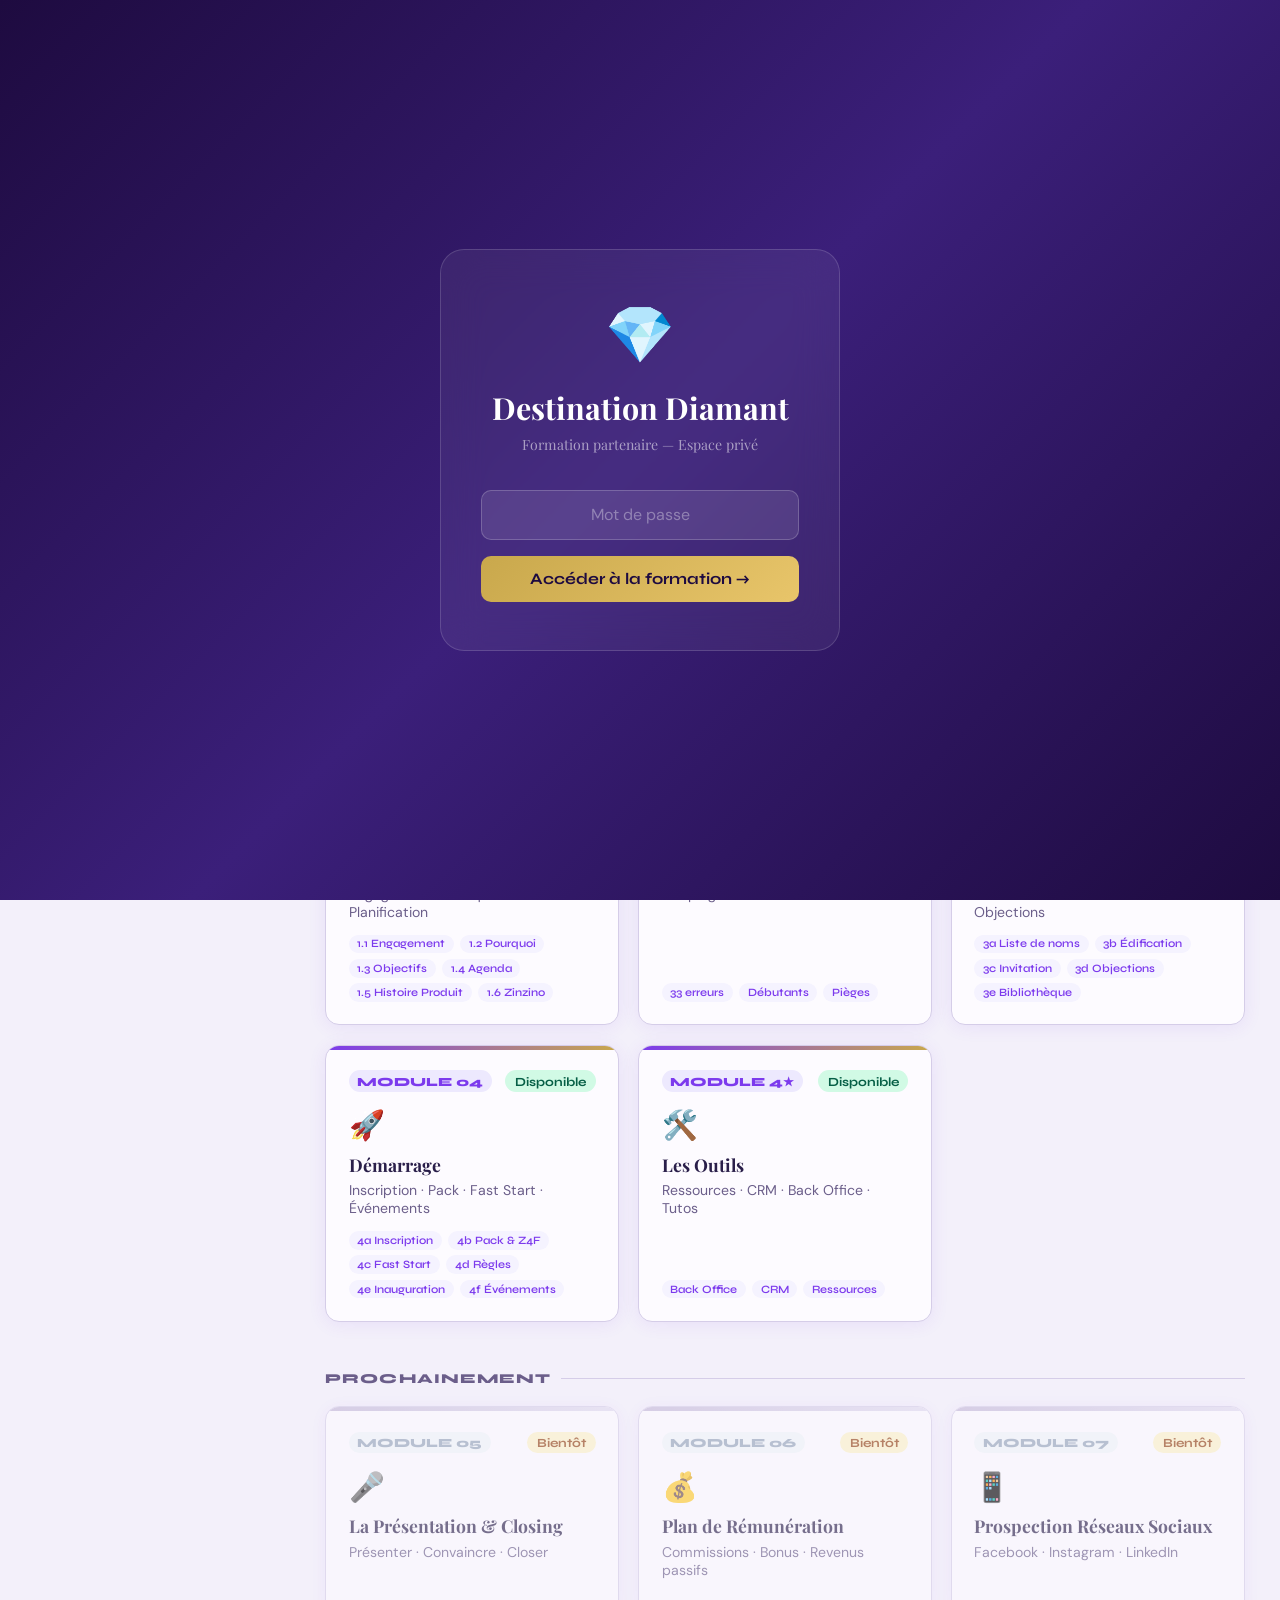
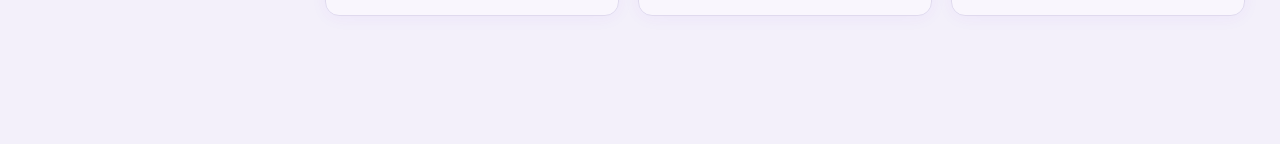
<file: index.html>
<!DOCTYPE html>
<html lang="fr">
<head>
<meta charset="UTF-8">
<meta name="viewport" content="width=device-width, initial-scale=1.0">
<meta name="robots" content="noindex, nofollow">
<title>Destination 💎 — Formation Partenaire</title>
<link href="https://fonts.googleapis.com/css2?family=Playfair+Display:ital,wght@0,700;0,900;1,700&family=Syne:wght@400;600;700;800&family=DM+Sans:wght@300;400;500&display=swap" rel="stylesheet">
<link rel="stylesheet" href="dd-style.css">
<style>
body{font-family:'DM Sans',sans-serif;}
.hero{background:linear-gradient(135deg,#1E0B40 0%,#3B1F7A 60%,#2D1065 100%);border-radius:22px;padding:3.2rem 2.8rem;margin-bottom:2rem;position:relative;overflow:hidden;}
.hero::before{content:'💎';position:absolute;right:-1rem;top:-1.5rem;font-size:9rem;opacity:.05;pointer-events:none;}
.hero::after{content:'';position:absolute;bottom:0;right:0;width:300px;height:300px;background:radial-gradient(circle,rgba(201,168,76,.12) 0%,transparent 70%);pointer-events:none;}
.hero-badge{display:inline-flex;align-items:center;gap:.4rem;background:rgba(201,168,76,.2);border:1px solid rgba(201,168,76,.4);color:var(--gold);font-family:'Syne',sans-serif;font-size:var(--fs-xs);font-weight:700;letter-spacing:.08em;text-transform:uppercase;padding:.3rem .85rem;border-radius:20px;margin-bottom:1.1rem;}
.hero h1{font-family:'Playfair Display',serif;font-size:clamp(1.9rem,4vw,2.9rem);color:#fff;line-height:1.2;margin-bottom:.8rem;}
.hero h1 em{color:var(--gold);font-style:italic;}
.hero-sub{color:rgba(255,255,255,.65);font-size:1.05rem;line-height:1.65;max-width:540px;margin-bottom:2rem;}
.hero-stats{display:flex;gap:2.5rem;flex-wrap:wrap;}
.hero-stat-n{font-family:'Playfair Display',serif;font-size:2rem;color:var(--gold);font-weight:900;display:block;}
.hero-stat-l{color:rgba(255,255,255,.5);font-size:var(--fs-xs);}
.prog-card{background:var(--card);border:1px solid var(--border);border-radius:var(--radius);padding:1.4rem 1.8rem;margin-bottom:2.5rem;display:flex;align-items:center;gap:1.5rem;box-shadow:var(--shadow);}
.prog-circle{width:72px;height:72px;flex-shrink:0;position:relative;}
.prog-circle svg{transform:rotate(-90deg);}
.prog-circle-bg{fill:none;stroke:var(--vm-light);stroke-width:6;}
.prog-circle-fill{fill:none;stroke:var(--vm);stroke-width:6;stroke-linecap:round;transition:stroke-dashoffset .5s ease;}
.prog-num{position:absolute;inset:0;display:flex;align-items:center;justify-content:center;font-family:'Syne',sans-serif;font-weight:800;font-size:.9rem;color:var(--vm);}
.prog-text h3{font-family:'Syne',sans-serif;font-size:1rem;margin-bottom:.2rem;}
.prog-text p{color:var(--text2);font-size:var(--fs-sm);}
.section-title{font-family:'Syne',sans-serif;font-size:.85rem;font-weight:800;color:var(--text2);text-transform:uppercase;letter-spacing:.08em;margin-bottom:1.2rem;display:flex;align-items:center;gap:.6rem;}
.section-title::after{content:'';flex:1;height:1px;background:var(--border);}
.mod-grid{display:grid;grid-template-columns:repeat(auto-fill,minmax(270px,1fr));gap:1.2rem;margin-bottom:3rem;}
.mod-card{background:var(--card);border:1px solid var(--border);border-radius:var(--radius);overflow:hidden;text-decoration:none;color:var(--text);transition:transform .2s,box-shadow .2s;display:flex;flex-direction:column;box-shadow:var(--shadow);}
.mod-card:hover{transform:translateY(-3px);box-shadow:var(--shadow-lg);}
.mod-card.coming{opacity:.62;pointer-events:none;}
.mod-card-band{height:4px;background:linear-gradient(90deg,var(--vm),var(--gold));}
.mod-card.coming .mod-card-band{background:linear-gradient(90deg,#C4B8D8,#E2DCF0);}
.mod-card-body{padding:1.3rem 1.4rem 1.4rem;flex:1;display:flex;flex-direction:column;}
.mod-card-row{display:flex;align-items:center;gap:.6rem;margin-bottom:.9rem;}
.mod-card-num{font-family:'Syne',sans-serif;font-size:var(--fs-xs);font-weight:800;color:var(--vm);background:var(--vm-light);padding:.2rem .55rem;border-radius:20px;}
.mod-card.coming .mod-card-num{color:#94A3B8;background:#F1F5F9;}
.mod-card-badge{margin-left:auto;font-family:'Syne',sans-serif;font-size:var(--fs-xs);font-weight:700;padding:.2rem .6rem;border-radius:20px;}
.badge-dispo{background:#D1FAE5;color:#065F46;}
.badge-soon{background:#FEF3C7;color:#92400E;}
.mod-card-icon{font-size:1.8rem;margin-bottom:.6rem;display:block;}
.mod-card-title{font-family:'Playfair Display',serif;font-size:1.1rem;font-weight:700;margin-bottom:.3rem;line-height:1.3;}
.mod-card-sub{color:var(--text2);font-size:var(--fs-sm);margin-bottom:.85rem;}
.mod-card-chapters{margin-top:auto;display:flex;flex-wrap:wrap;gap:.35rem;}
.mod-chapter-tag{background:var(--vm-pale);color:var(--vm);font-size:.7rem;font-family:'Syne',sans-serif;font-weight:600;padding:.18rem .55rem;border-radius:20px;}
.mod-card.coming .mod-chapter-tag{background:#F8F9FA;color:#94A3B8;}
@media(max-width:600px){.hero{padding:2rem 1.2rem;}.hero h1{font-size:1.7rem;}.hero-stats{gap:1.5rem;}.mod-grid{grid-template-columns:1fr;}.prog-card{flex-direction:column;text-align:center;}}
</style>
</head>
<body>
<div id="pw-overlay"><div class="pw-box"><span class="pw-gem">💎</span><h1 class="pw-title">Destination Diamant</h1><p class="pw-sub">Formation partenaire — Espace privé</p><input type="password" class="pw-input" id="pw-input" placeholder="Mot de passe" autocomplete="off"><button class="pw-btn" id="pw-btn" onclick="ddCheckPw()">Accéder à la formation →</button><p class="pw-err" id="pw-err">Mot de passe incorrect. Réessayez.</p></div></div>
<div id="srch-ov"><div id="srch-box"><div class="srch-top"><span class="srch-icon">🔍</span><input type="text" id="srch-input" placeholder="Rechercher dans toute la formation…" oninput="ddDoSearch(this.value)" autocomplete="off"><button class="srch-close" onclick="ddCloseSrch()">✕</button></div><div id="srch-results"><div class="srch-hint">Tapez un mot-clé pour chercher dans tous les modules</div></div></div></div>
<header><button class="hdr-menu-btn" onclick="ddToggleSidebar()"><svg width="22" height="22" viewBox="0 0 22 22" fill="none"><rect y="4" width="22" height="2" rx="1" fill="currentColor"/><rect y="10" width="22" height="2" rx="1" fill="currentColor"/><rect y="16" width="22" height="2" rx="1" fill="currentColor"/></svg></button><a class="hdr-logo" href="index.html">Destination <span>💎</span></a><div class="hdr-spacer"></div><button class="hdr-btn" onclick="ddOpenSrch()">🔍 Rechercher</button></header>
<div id="sb-overlay"></div>
<div class="layout">
<aside id="sidebar">
  <a class="sb-logo" href="index.html">Destination <span>💎</span></a>
  <div class="sb-progress-label" id="sb-pct-label">0% complété</div>
  <div class="sb-progress"><div class="sb-progress-fill" id="sb-pfill" style="width:0%"></div></div>
  <div class="sb-group"><div class="sb-group-hdr open" onclick="ddToggleGroup(this)"><span class="sb-mod-num">01</span> Bienvenue — Mes Fondations<span class="sb-arrow">▶</span></div><div class="sb-items open"><a class="sb-item" href="module-1-1.html"><span class="sb-item-num">1.1</span> Mon Engagement &amp; Ma Décision<span class="sb-chk" data-id="m1-1" onclick="ddToggleChk(event,'m1-1')"></span></a><a class="sb-item" href="module-1-2.html"><span class="sb-item-num">1.2</span> Mon Pourquoi<span class="sb-chk" data-id="m1-2" onclick="ddToggleChk(event,'m1-2')"></span></a><a class="sb-item" href="module-1-3.html"><span class="sb-item-num">1.3</span> Mes Rêves &amp; Objectifs SMART<span class="sb-chk" data-id="m1-3" onclick="ddToggleChk(event,'m1-3')"></span></a><a class="sb-item" href="module-1-4.html"><span class="sb-item-num">1.4</span> Ma Planification &amp; Agenda<span class="sb-chk" data-id="m1-4" onclick="ddToggleChk(event,'m1-4')"></span></a><a class="sb-item" href="module-1-5.html"><span class="sb-item-num">1.5</span> Mon Histoire Produit<span class="sb-chk" data-id="m1-5" onclick="ddToggleChk(event,'m1-5')"></span></a><a class="sb-item" href="module-1-6.html"><span class="sb-item-num">1.6</span> Histoire de l'Entreprise<span class="sb-chk" data-id="m1-6" onclick="ddToggleChk(event,'m1-6')"></span></a></div></div>
  <div class="sb-group"><div class="sb-group-hdr" onclick="ddToggleGroup(this)"><span class="sb-mod-num">02</span> Les 33 Erreurs<span class="sb-arrow">▶</span></div><div class="sb-items"><a class="sb-item" href="module-2.html"><span class="sb-item-num">2</span> Les 33 erreurs à éviter<span class="sb-chk" data-id="m2" onclick="ddToggleChk(event,'m2')"></span></a></div></div>
  <div class="sb-group"><div class="sb-group-hdr" onclick="ddToggleGroup(this)"><span class="sb-mod-num">03</span> Prospection Organique<span class="sb-arrow">▶</span></div><div class="sb-items"><a class="sb-item" href="module-3a.html"><span class="sb-item-num">3a</span> La Liste de Noms<span class="sb-chk" data-id="m3a" onclick="ddToggleChk(event,'m3a')"></span></a><a class="sb-item" href="module-3b.html"><span class="sb-item-num">3b</span> L'Édification<span class="sb-chk" data-id="m3b" onclick="ddToggleChk(event,'m3b')"></span></a><a class="sb-item" href="module-3c.html"><span class="sb-item-num">3c</span> L'Invitation<span class="sb-chk" data-id="m3c" onclick="ddToggleChk(event,'m3c')"></span></a><a class="sb-item" href="module-3d.html"><span class="sb-item-num">3d</span> Les Objections<span class="sb-chk" data-id="m3d" onclick="ddToggleChk(event,'m3d')"></span></a><a class="sb-item" href="module-3e.html"><span class="sb-item-num">3e</span> Bibliothèque &amp; Culture MLM<span class="sb-chk" data-id="m3e" onclick="ddToggleChk(event,'m3e')"></span></a></div></div>
  <div class="sb-group"><div class="sb-group-hdr" onclick="ddToggleGroup(this)"><span class="sb-mod-num">04</span> Démarrage<span class="sb-arrow">▶</span></div><div class="sb-items"><a class="sb-item" href="module-4a.html"><span class="sb-item-num">4a</span> Inscription &amp; Statut<span class="sb-chk" data-id="m4a" onclick="ddToggleChk(event,'m4a')"></span></a><a class="sb-item" href="module-4b.html"><span class="sb-item-num">4b</span> Adhésion, Pack &amp; Z4F<span class="sb-chk" data-id="m4b" onclick="ddToggleChk(event,'m4b')"></span></a><a class="sb-item" href="module-4c.html"><span class="sb-item-num">4c</span> Fast Start<span class="sb-chk" data-id="m4c" onclick="ddToggleChk(event,'m4c')"></span></a><a class="sb-item" href="module-4d.html"><span class="sb-item-num">4d</span> Règles &amp; Outils<span class="sb-chk" data-id="m4d" onclick="ddToggleChk(event,'m4d')"></span></a><a class="sb-item" href="module-4e.html"><span class="sb-item-num">4e</span> Inauguration<span class="sb-chk" data-id="m4e" onclick="ddToggleChk(event,'m4e')"></span></a><a class="sb-item" href="module-4f.html"><span class="sb-item-num">4f</span> Les Événements<span class="sb-chk" data-id="m4f" onclick="ddToggleChk(event,'m4f')"></span></a></div></div>
  <div class="sb-group"><div class="sb-group-hdr" onclick="ddToggleGroup(this)"><span class="sb-mod-num">4★</span> Les Outils<span class="sb-arrow">▶</span></div><div class="sb-items"><a class="sb-item" href="module-4bis.html"><span class="sb-item-num">4★</span> Mes Outils &amp; Ressources<span class="sb-chk" data-id="m4bis" onclick="ddToggleChk(event,'m4bis')"></span></a></div></div>
  <div class="sb-group"><div class="sb-group-hdr coming"><span class="sb-mod-num">05</span> La Présentation &amp; Closing<span class="sb-arrow">▶</span></div></div>
  <div class="sb-group"><div class="sb-group-hdr coming"><span class="sb-mod-num">06</span> Plan de Rémunération<span class="sb-arrow">▶</span></div></div>
  <div class="sb-group"><div class="sb-group-hdr coming"><span class="sb-mod-num">07</span> Prospection Réseaux Sociaux<span class="sb-arrow">▶</span></div></div>
</aside>

<main>
  <div class="hero">
    <div class="hero-badge">✦ Formation Partenaire Privée</div>
    <h1>Bienvenue dans<br><em>Destination Diamant</em></h1>
    <p class="hero-sub">Votre espace de formation complet, structuré et progressif. Chaque module vous amène un pas de plus vers l'excellence et la liberté.</p>
    <div class="hero-stats">
      <div class="hero-stat"><span class="hero-stat-n">7</span><span class="hero-stat-l">Modules</span></div>
      <div class="hero-stat"><span class="hero-stat-n">22</span><span class="hero-stat-l">Chapitres</span></div>
      <div class="hero-stat"><span class="hero-stat-n">∞</span><span class="hero-stat-l">Accès illimité</span></div>
    </div>
  </div>
  <div class="prog-card">
    <div class="prog-circle"><svg width="72" height="72" viewBox="0 0 72 72"><circle class="prog-circle-bg" cx="36" cy="36" r="30"/><circle class="prog-circle-fill" id="prog-fill" cx="36" cy="36" r="30" stroke-dasharray="188.5" stroke-dashoffset="188.5"/></svg><div class="prog-num" id="prog-pct">0%</div></div>
    <div class="prog-text"><h3>Votre progression globale</h3><p id="prog-label">Commencez par le Module 1 — Mes Fondations</p></div>
  </div>
  <div class="section-title">Modules disponibles</div>
  <div class="mod-grid">
    <a class="mod-card" href="module-1-1.html"><div class="mod-card-band"></div><div class="mod-card-body"><div class="mod-card-row"><span class="mod-card-num">MODULE 01</span><span class="mod-card-badge badge-dispo">Disponible</span></div><span class="mod-card-icon">🌟</span><div class="mod-card-title">Bienvenue — Mes Fondations</div><div class="mod-card-sub">Engagement · Pourquoi · Rêves · Planification</div><div class="mod-card-chapters"><span class="mod-chapter-tag">1.1 Engagement</span><span class="mod-chapter-tag">1.2 Pourquoi</span><span class="mod-chapter-tag">1.3 Objectifs</span><span class="mod-chapter-tag">1.4 Agenda</span><span class="mod-chapter-tag">1.5 Histoire Produit</span><span class="mod-chapter-tag">1.6 Zinzino</span></div></div></a>
    <a class="mod-card" href="module-2.html"><div class="mod-card-band"></div><div class="mod-card-body"><div class="mod-card-row"><span class="mod-card-num">MODULE 02</span><span class="mod-card-badge badge-dispo">Disponible</span></div><span class="mod-card-icon">⚠️</span><div class="mod-card-title">Les 33 Erreurs</div><div class="mod-card-sub">Les pièges à éviter absolument</div><div class="mod-card-chapters"><span class="mod-chapter-tag">33 erreurs</span><span class="mod-chapter-tag">Débutants</span><span class="mod-chapter-tag">Pièges</span></div></div></a>
    <a class="mod-card" href="module-3a.html"><div class="mod-card-band"></div><div class="mod-card-body"><div class="mod-card-row"><span class="mod-card-num">MODULE 03</span><span class="mod-card-badge badge-dispo">Disponible</span></div><span class="mod-card-icon">🎯</span><div class="mod-card-title">Prospection Organique</div><div class="mod-card-sub">Liste · Édification · Invitation · Objections</div><div class="mod-card-chapters"><span class="mod-chapter-tag">3a Liste de noms</span><span class="mod-chapter-tag">3b Édification</span><span class="mod-chapter-tag">3c Invitation</span><span class="mod-chapter-tag">3d Objections</span><span class="mod-chapter-tag">3e Bibliothèque</span></div></div></a>
    <a class="mod-card" href="module-4a.html"><div class="mod-card-band"></div><div class="mod-card-body"><div class="mod-card-row"><span class="mod-card-num">MODULE 04</span><span class="mod-card-badge badge-dispo">Disponible</span></div><span class="mod-card-icon">🚀</span><div class="mod-card-title">Démarrage</div><div class="mod-card-sub">Inscription · Pack · Fast Start · Événements</div><div class="mod-card-chapters"><span class="mod-chapter-tag">4a Inscription</span><span class="mod-chapter-tag">4b Pack & Z4F</span><span class="mod-chapter-tag">4c Fast Start</span><span class="mod-chapter-tag">4d Règles</span><span class="mod-chapter-tag">4e Inauguration</span><span class="mod-chapter-tag">4f Événements</span></div></div></a>
    <a class="mod-card" href="module-4bis.html"><div class="mod-card-band"></div><div class="mod-card-body"><div class="mod-card-row"><span class="mod-card-num">MODULE 4★</span><span class="mod-card-badge badge-dispo">Disponible</span></div><span class="mod-card-icon">🛠️</span><div class="mod-card-title">Les Outils</div><div class="mod-card-sub">Ressources · CRM · Back Office · Tutos</div><div class="mod-card-chapters"><span class="mod-chapter-tag">Back Office</span><span class="mod-chapter-tag">CRM</span><span class="mod-chapter-tag">Ressources</span></div></div></a>
  </div>
  <div class="section-title">Prochainement</div>
  <div class="mod-grid">
    <div class="mod-card coming"><div class="mod-card-band"></div><div class="mod-card-body"><div class="mod-card-row"><span class="mod-card-num">MODULE 05</span><span class="mod-card-badge badge-soon">Bientôt</span></div><span class="mod-card-icon">🎤</span><div class="mod-card-title">La Présentation & Closing</div><div class="mod-card-sub">Présenter · Convaincre · Closer</div></div></div>
    <div class="mod-card coming"><div class="mod-card-band"></div><div class="mod-card-body"><div class="mod-card-row"><span class="mod-card-num">MODULE 06</span><span class="mod-card-badge badge-soon">Bientôt</span></div><span class="mod-card-icon">💰</span><div class="mod-card-title">Plan de Rémunération</div><div class="mod-card-sub">Commissions · Bonus · Revenus passifs</div></div></div>
    <div class="mod-card coming"><div class="mod-card-band"></div><div class="mod-card-body"><div class="mod-card-row"><span class="mod-card-num">MODULE 07</span><span class="mod-card-badge badge-soon">Bientôt</span></div><span class="mod-card-icon">📱</span><div class="mod-card-title">Prospection Réseaux Sociaux</div><div class="mod-card-sub">Facebook · Instagram · LinkedIn</div></div></div>
  </div>
</main>
</div>

<script src="search-index.js"></script>
<script src="dd-app.js"></script>
<script>
ddInit(null);
function updateCircle(){
  const done=DD_ALL_IDS.filter(id=>localStorage.getItem('dd_chk_'+id)==='1').length;
  const pct=Math.round((done/DD_ALL_IDS.length)*100);
  const circ=2*Math.PI*30;
  const f=document.getElementById('prog-fill');if(f)f.style.strokeDashoffset=circ-(circ*pct/100);
  const n=document.getElementById('prog-pct');if(n)n.textContent=pct+'%';
  const l=document.getElementById('prog-label');if(l)l.textContent=done===0?'Commencez par le Module 1 — Mes Fondations':done===DD_ALL_IDS.length?'🎉 Formation complète — Félicitations !':done+' / '+DD_ALL_IDS.length+' chapitres complétés';
}
const _orig=window.ddUpdateProgress;
window.ddUpdateProgress=function(){_orig&&_orig();updateCircle();};
updateCircle();
</script>
</body>
</html>
</file>
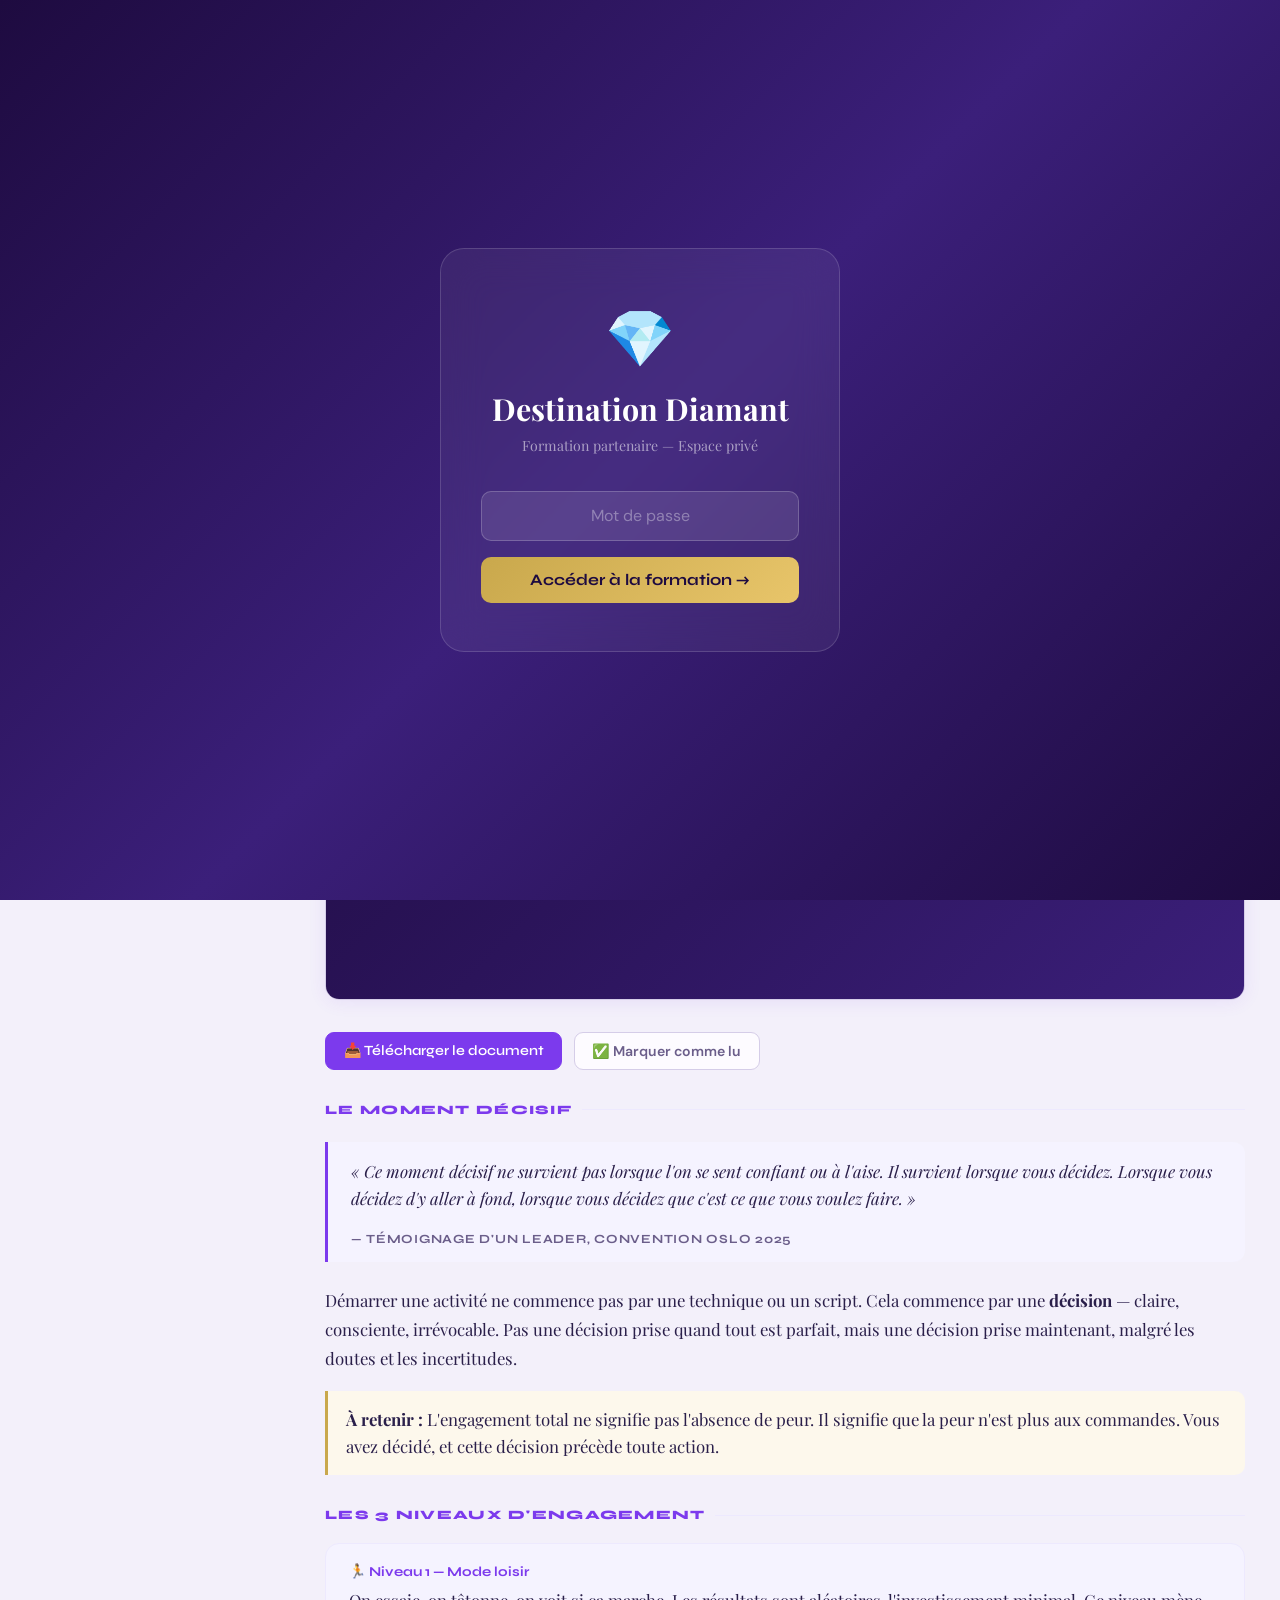
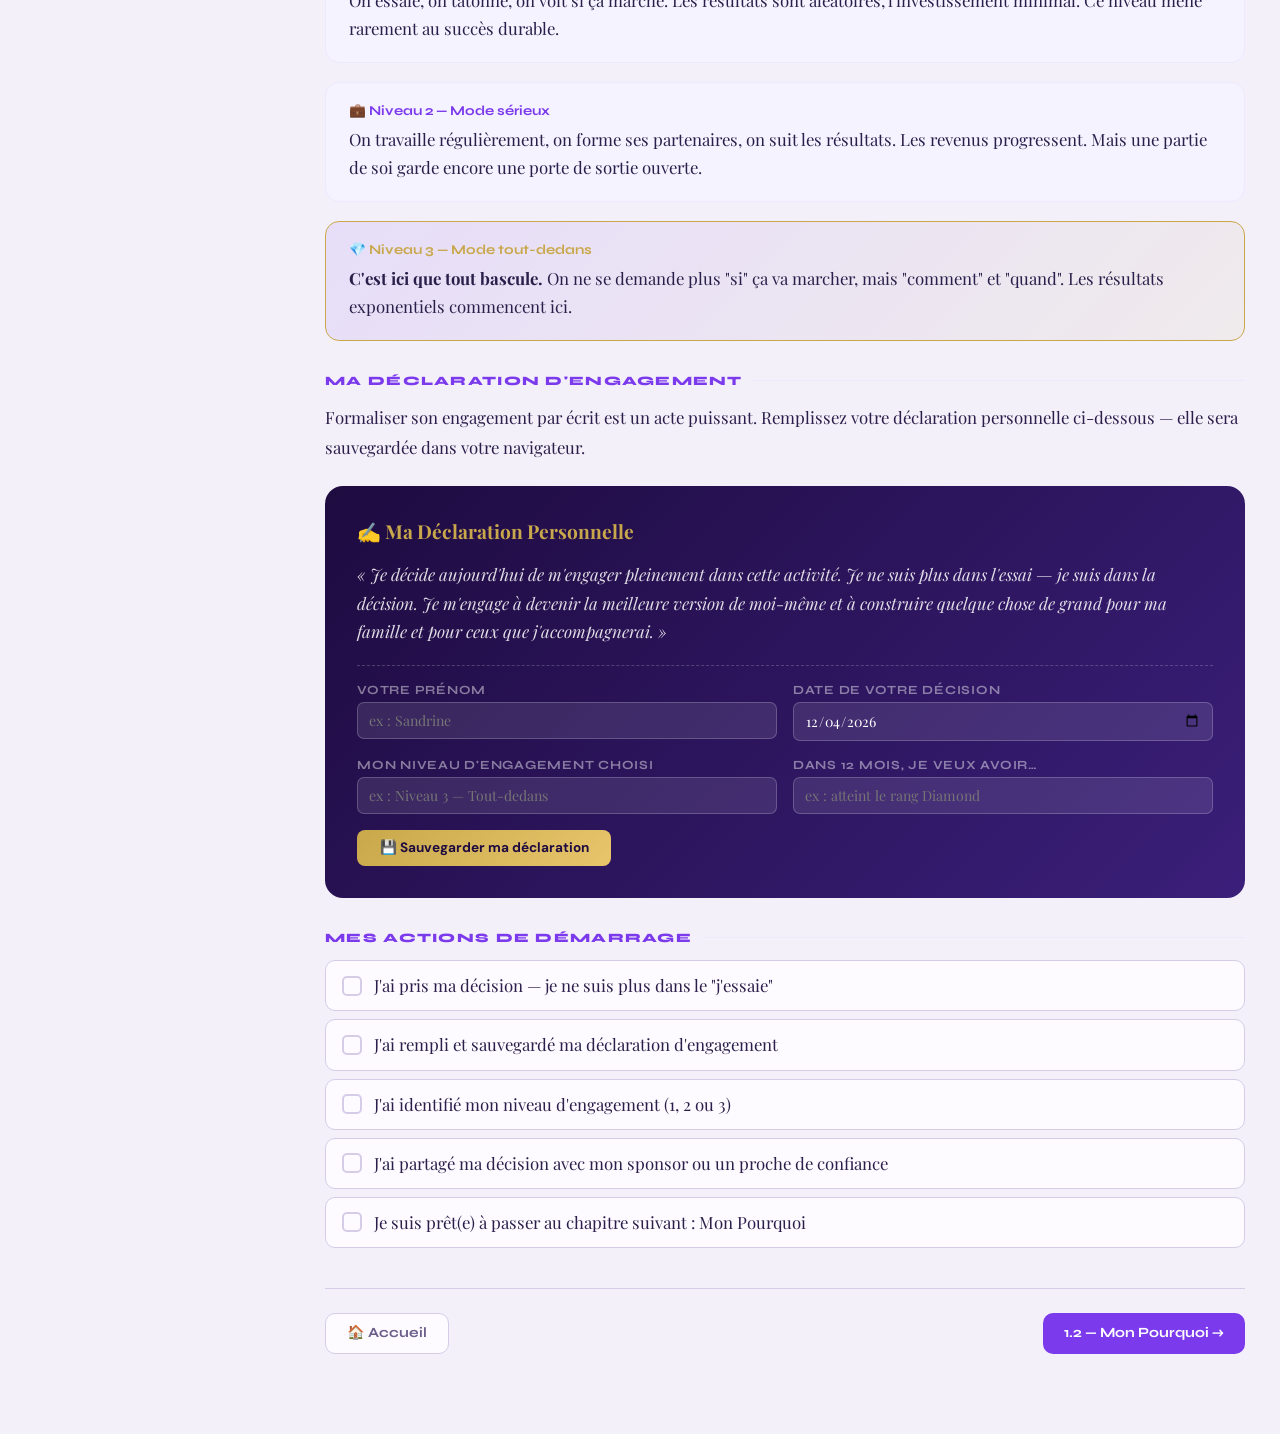
<file: module-1-1.html>
<!DOCTYPE html>
<html lang="fr">
<head>
<meta charset="UTF-8">
<meta name="viewport" content="width=device-width, initial-scale=1.0">
<meta name="robots" content="noindex, nofollow">
<title>1.1 — Mon Engagement & Ma Décision · Destination 💎</title>
<link href="https://fonts.googleapis.com/css2?family=Playfair+Display:ital,wght@0,700;0,900;1,700&family=Syne:wght@400;600;700;800&family=DM+Sans:wght@300;400;500&display=swap" rel="stylesheet">
<link rel="stylesheet" href="dd-style.css">
<style>
.engage-card{background:linear-gradient(135deg,#1E0B40,#3B1F7A);border-radius:18px;padding:2rem;margin:1.5rem 0;color:#fff;}
.engage-card h3{font-family:'Playfair Display',serif;font-size:1.2rem;color:var(--gold);margin-bottom:1rem;}
.engage-card .eng-text{font-size:var(--fs-base);line-height:1.7;color:rgba(255,255,255,.85);font-style:italic;margin-bottom:1.2rem;}
.eng-line{border-top:1px dashed rgba(255,255,255,.2);padding-top:1rem;display:grid;grid-template-columns:1fr 1fr;gap:1rem;}
@media(max-width:500px){.eng-line{grid-template-columns:1fr;}}
.eng-field label{display:block;font-size:var(--fs-xs);color:rgba(255,255,255,.45);font-family:'Syne',sans-serif;font-weight:700;text-transform:uppercase;letter-spacing:.06em;margin-bottom:.3rem;}
.eng-field input{width:100%;background:rgba(255,255,255,.1);border:1px solid rgba(255,255,255,.2);border-radius:7px;padding:.5rem .7rem;color:#fff;font-family:'Playfair Display',serif;font-size:var(--fs-sm);outline:none;transition:border .2s;}
.eng-field input:focus{border-color:var(--gold);}
.engage-save{margin-top:1rem;background:linear-gradient(135deg,var(--gold),#E8C56A);border:none;border-radius:8px;padding:.6rem 1.4rem;color:#1E0B40;font-family:'Syne',sans-serif;font-weight:700;font-size:.85rem;cursor:pointer;transition:opacity .2s;}
.engage-save:hover{opacity:.88;}
</style>
</head>
<body>
<div id="pw-overlay"><div class="pw-box"><span class="pw-gem">💎</span><h1 class="pw-title">Destination Diamant</h1><p class="pw-sub">Formation partenaire — Espace privé</p><input type="password" class="pw-input" id="pw-input" placeholder="Mot de passe" autocomplete="off"><button class="pw-btn" id="pw-btn" onclick="ddCheckPw()">Accéder à la formation →</button><p class="pw-err" id="pw-err">Mot de passe incorrect. Réessayez.</p></div></div>
<div id="srch-ov"><div id="srch-box"><div class="srch-top"><span class="srch-icon">🔍</span><input type="text" id="srch-input" placeholder="Rechercher dans toute la formation…" oninput="ddDoSearch(this.value)" autocomplete="off"><button class="srch-close" onclick="ddCloseSrch()">✕</button></div><div id="srch-results"><div class="srch-hint">Tapez un mot-clé pour chercher dans tous les modules</div></div></div></div>
<header>
  <button class="hdr-menu-btn" onclick="ddToggleSidebar()"><svg width="22" height="22" viewBox="0 0 22 22" fill="none"><rect y="4" width="22" height="2" rx="1" fill="currentColor"/><rect y="10" width="22" height="2" rx="1" fill="currentColor"/><rect y="16" width="22" height="2" rx="1" fill="currentColor"/></svg></button>
  <a class="hdr-logo" href="index.html">Destination <span>💎</span></a>
  <div class="hdr-spacer"></div>
  <button class="hdr-btn" id="audio-btn" onclick="ddToggleAudio()">🔊 Écouter</button>
  <button class="hdr-btn" onclick="ddOpenSrch()">🔍 Rechercher</button>
</header>
<div id="sb-overlay"></div>
<div class="layout">
<aside id="sidebar">
  <a class="sb-logo" href="index.html">Destination <span>💎</span></a>
  <div class="sb-progress-label" id="sb-pct-label">0% complété</div>
  <div class="sb-progress"><div class="sb-progress-fill" id="sb-pfill" style="width:0%"></div></div>
  <div class="sb-group"><div class="sb-group-hdr open" onclick="ddToggleGroup(this)"><span class="sb-mod-num">01</span> Bienvenue — Mes Fondations<span class="sb-arrow">▶</span></div><div class="sb-items open">
    <a class="sb-item active" href="module-1-1.html"><span class="sb-item-num">1.1</span> Mon Engagement &amp; Ma Décision<span class="sb-chk" data-id="m1-1" onclick="ddToggleChk(event,'m1-1')"></span></a>
    <a class="sb-item " href="module-1-2.html"><span class="sb-item-num">1.2</span> Mon Pourquoi<span class="sb-chk" data-id="m1-2" onclick="ddToggleChk(event,'m1-2')"></span></a>
    <a class="sb-item " href="module-1-3.html"><span class="sb-item-num">1.3</span> Mes Rêves &amp; Objectifs SMART<span class="sb-chk" data-id="m1-3" onclick="ddToggleChk(event,'m1-3')"></span></a>
    <a class="sb-item" href="module-1-4.html"><span class="sb-item-num">1.4</span> Ma Planification &amp; Agenda<span class="sb-chk" data-id="m1-4" onclick="ddToggleChk(event,'m1-4')"></span></a>
    <a class="sb-item" href="module-1-5.html"><span class="sb-item-num">1.5</span> Mon Histoire Produit<span class="sb-chk" data-id="m1-5" onclick="ddToggleChk(event,'m1-5')"></span></a>
    <a class="sb-item" href="module-1-6.html"><span class="sb-item-num">1.6</span> Histoire de l'Entreprise<span class="sb-chk" data-id="m1-6" onclick="ddToggleChk(event,'m1-6')"></span></a>
  </div></div>
  <div class="sb-group"><div class="sb-group-hdr" onclick="ddToggleGroup(this)"><span class="sb-mod-num">02</span> Les 33 Erreurs<span class="sb-arrow">▶</span></div><div class="sb-items"><a class="sb-item" href="module-2.html"><span class="sb-item-num">2</span> Les 33 erreurs à éviter<span class="sb-chk" data-id="m2" onclick="ddToggleChk(event,'m2')"></span></a></div></div>
  <div class="sb-group"><div class="sb-group-hdr" onclick="ddToggleGroup(this)"><span class="sb-mod-num">03</span> Prospection Organique<span class="sb-arrow">▶</span></div><div class="sb-items">
    <a class="sb-item" href="module-3a.html"><span class="sb-item-num">3a</span> La Liste de Noms<span class="sb-chk" data-id="m3a" onclick="ddToggleChk(event,'m3a')"></span></a>
    <a class="sb-item" href="module-3b.html"><span class="sb-item-num">3b</span> L'Édification<span class="sb-chk" data-id="m3b" onclick="ddToggleChk(event,'m3b')"></span></a>
    <a class="sb-item" href="module-3c.html"><span class="sb-item-num">3c</span> L'Invitation<span class="sb-chk" data-id="m3c" onclick="ddToggleChk(event,'m3c')"></span></a>
    <a class="sb-item" href="module-3d.html"><span class="sb-item-num">3d</span> Les Objections<span class="sb-chk" data-id="m3d" onclick="ddToggleChk(event,'m3d')"></span></a>
    <a class="sb-item" href="module-3e.html"><span class="sb-item-num">3e</span> Bibliothèque &amp; Culture MLM<span class="sb-chk" data-id="m3e" onclick="ddToggleChk(event,'m3e')"></span></a>
  </div></div>
  <div class="sb-group"><div class="sb-group-hdr" onclick="ddToggleGroup(this)"><span class="sb-mod-num">04</span> Démarrage<span class="sb-arrow">▶</span></div><div class="sb-items">
    <a class="sb-item" href="module-4a.html"><span class="sb-item-num">4a</span> Inscription &amp; Statut<span class="sb-chk" data-id="m4a" onclick="ddToggleChk(event,'m4a')"></span></a>
    <a class="sb-item" href="module-4b.html"><span class="sb-item-num">4b</span> Adhésion, Pack &amp; Z4F<span class="sb-chk" data-id="m4b" onclick="ddToggleChk(event,'m4b')"></span></a>
    <a class="sb-item" href="module-4c.html"><span class="sb-item-num">4c</span> Fast Start<span class="sb-chk" data-id="m4c" onclick="ddToggleChk(event,'m4c')"></span></a>
    <a class="sb-item" href="module-4d.html"><span class="sb-item-num">4d</span> Règles &amp; Outils<span class="sb-chk" data-id="m4d" onclick="ddToggleChk(event,'m4d')"></span></a>
    <a class="sb-item" href="module-4e.html"><span class="sb-item-num">4e</span> Inauguration<span class="sb-chk" data-id="m4e" onclick="ddToggleChk(event,'m4e')"></span></a>
    <a class="sb-item" href="module-4f.html"><span class="sb-item-num">4f</span> Les Événements<span class="sb-chk" data-id="m4f" onclick="ddToggleChk(event,'m4f')"></span></a>
  </div></div>
  <div class="sb-group"><div class="sb-group-hdr" onclick="ddToggleGroup(this)"><span class="sb-mod-num">4★</span> Les Outils<span class="sb-arrow">▶</span></div><div class="sb-items"><a class="sb-item" href="module-4bis.html"><span class="sb-item-num">4★</span> Mes Outils &amp; Ressources<span class="sb-chk" data-id="m4bis" onclick="ddToggleChk(event,'m4bis')"></span></a></div></div>
  <div class="sb-group"><div class="sb-group-hdr coming"><span class="sb-mod-num">05</span> La Présentation &amp; Closing</div></div>
  <div class="sb-group"><div class="sb-group-hdr coming"><span class="sb-mod-num">06</span> Plan de Rémunération</div></div>
  <div class="sb-group"><div class="sb-group-hdr coming"><span class="sb-mod-num">07</span> Prospection Réseaux Sociaux</div></div>
</aside>
<main id="main-content">

  <div class="mod-hero">
    <div class="mod-hero-badge">🌟 Module 1 · Chapitre 1</div>
    <h1>Mon Engagement<br>&amp; <em>Ma Décision</em></h1>
    <p class="mod-hero-sub">Avant de démarrer votre activité, posez les bases les plus solides qui soient — une décision ferme et un engagement total envers vous-même.</p>
  </div>
  <div class="video-wrap">
    <div class="video-label">🎬 Vidéo du chapitre</div>
    <!-- REMPLACER par : <iframe class="video-iframe" src="https://www.youtube.com/embed/XXXXXXXX" allowfullscreen></iframe> -->
    <div class="video-placeholder"><span class="vp-icon">▶️</span><span class="vp-txt">Vidéo à venir — remplacez ce bloc par un iframe YouTube</span></div>
  </div>
  <div class="action-bar">
    <!-- REMPLACER href="#" par le lien Google Doc du chapitre -->
    <a class="action-btn primary" href="#" target="_blank">📥 Télécharger le document</a>
    <button class="action-btn" onclick="ddMarkDone('m1-1',this)">✅ Marquer comme lu</button>
  </div>
  <div class="slbl">Le moment décisif</div>
  <div class="quote-block"><p>« Ce moment décisif ne survient pas lorsque l'on se sent confiant ou à l'aise. Il survient lorsque vous décidez. Lorsque vous décidez d'y aller à fond, lorsque vous décidez que c'est ce que vous voulez faire. »</p><cite>— Témoignage d'un leader, Convention Oslo 2025</cite></div>
  <p>Démarrer une activité ne commence pas par une technique ou un script. Cela commence par une <strong>décision</strong> — claire, consciente, irrévocable. Pas une décision prise quand tout est parfait, mais une décision prise maintenant, malgré les doutes et les incertitudes.</p>
  <div class="hl"><strong>À retenir :</strong> L'engagement total ne signifie pas l'absence de peur. Il signifie que la peur n'est plus aux commandes. Vous avez décidé, et cette décision précède toute action.</div>
  <div class="slbl">Les 3 niveaux d'engagement</div>
  <div class="mbox"><div class="mt">🏃 Niveau 1 — Mode loisir</div><div class="mtxt">On essaie, on tâtonne, on voit si ça marche. Les résultats sont aléatoires, l'investissement minimal. Ce niveau mène rarement au succès durable.</div></div>
  <div class="mbox"><div class="mt">💼 Niveau 2 — Mode sérieux</div><div class="mtxt">On travaille régulièrement, on forme ses partenaires, on suit les résultats. Les revenus progressent. Mais une partie de soi garde encore une porte de sortie ouverte.</div></div>
  <div class="mbox" style="background:linear-gradient(135deg,rgba(124,58,237,.1),rgba(201,168,76,.08));border-color:var(--gold)"><div class="mt" style="color:var(--gold)">💎 Niveau 3 — Mode tout-dedans</div><div class="mtxt"><strong>C'est ici que tout bascule.</strong> On ne se demande plus "si" ça va marcher, mais "comment" et "quand". Les résultats exponentiels commencent ici.</div></div>
  <div class="slbl">Ma déclaration d'engagement</div>
  <p>Formaliser son engagement par écrit est un acte puissant. Remplissez votre déclaration personnelle ci-dessous — elle sera sauvegardée dans votre navigateur.</p>
  <div class="engage-card">
    <h3>✍️ Ma Déclaration Personnelle</h3>
    <div class="eng-text">« Je décide aujourd'hui de m'engager pleinement dans cette activité. Je ne suis plus dans l'essai — je suis dans la décision. Je m'engage à devenir la meilleure version de moi-même et à construire quelque chose de grand pour ma famille et pour ceux que j'accompagnerai. »</div>
    <div class="eng-line">
      <div class="eng-field"><label>Votre prénom</label><input type="text" id="eng-name" placeholder="ex : Sandrine" oninput="saveEngage()"></div>
      <div class="eng-field"><label>Date de votre décision</label><input type="date" id="eng-date" oninput="saveEngage()"></div>
      <div class="eng-field"><label>Mon niveau d'engagement choisi</label><input type="text" id="eng-level" placeholder="ex : Niveau 3 — Tout-dedans" oninput="saveEngage()"></div>
      <div class="eng-field"><label>Dans 12 mois, je veux avoir…</label><input type="text" id="eng-goal" placeholder="ex : atteint le rang Diamond" oninput="saveEngage()"></div>
    </div>
    <button class="engage-save" onclick="saveEngage()">💾 Sauvegarder ma déclaration</button>
  </div>
  <div class="slbl">Mes actions de démarrage</div>
  <ul class="checklist">
    <li onclick="ddToggleCl(this)"><div class="cl-box"></div>J'ai pris ma décision — je ne suis plus dans le "j'essaie"</li>
    <li onclick="ddToggleCl(this)"><div class="cl-box"></div>J'ai rempli et sauvegardé ma déclaration d'engagement</li>
    <li onclick="ddToggleCl(this)"><div class="cl-box"></div>J'ai identifié mon niveau d'engagement (1, 2 ou 3)</li>
    <li onclick="ddToggleCl(this)"><div class="cl-box"></div>J'ai partagé ma décision avec mon sponsor ou un proche de confiance</li>
    <li onclick="ddToggleCl(this)"><div class="cl-box"></div>Je suis prêt(e) à passer au chapitre suivant : Mon Pourquoi</li>
  </ul>
  <div class="nav-btns">
    <a class="nav-btn nav-btn-home" href="index.html">🏠 Accueil</a>
    <a class="nav-btn nav-btn-next" href="module-1-2.html">1.2 — Mon Pourquoi →</a>
  </div>
</main>
</div>
<script src="search-index.js"></script>
<script src="dd-app.js"></script>
<script>ddInit('m1-1');
function saveEngage(){const d={name:document.getElementById('eng-name').value,date:document.getElementById('eng-date').value,level:document.getElementById('eng-level').value,goal:document.getElementById('eng-goal').value};localStorage.setItem('dd_engagement',JSON.stringify(d));}
function loadEngage(){const s=localStorage.getItem('dd_engagement');if(!s)return;const d=JSON.parse(s);if(d.name)document.getElementById('eng-name').value=d.name;if(d.date)document.getElementById('eng-date').value=d.date;if(d.level)document.getElementById('eng-level').value=d.level;if(d.goal)document.getElementById('eng-goal').value=d.goal;}
loadEngage();
if(!document.getElementById('eng-date').value)document.getElementById('eng-date').value=new Date().toISOString().split('T')[0];</script>
</body>
</html>
</file>
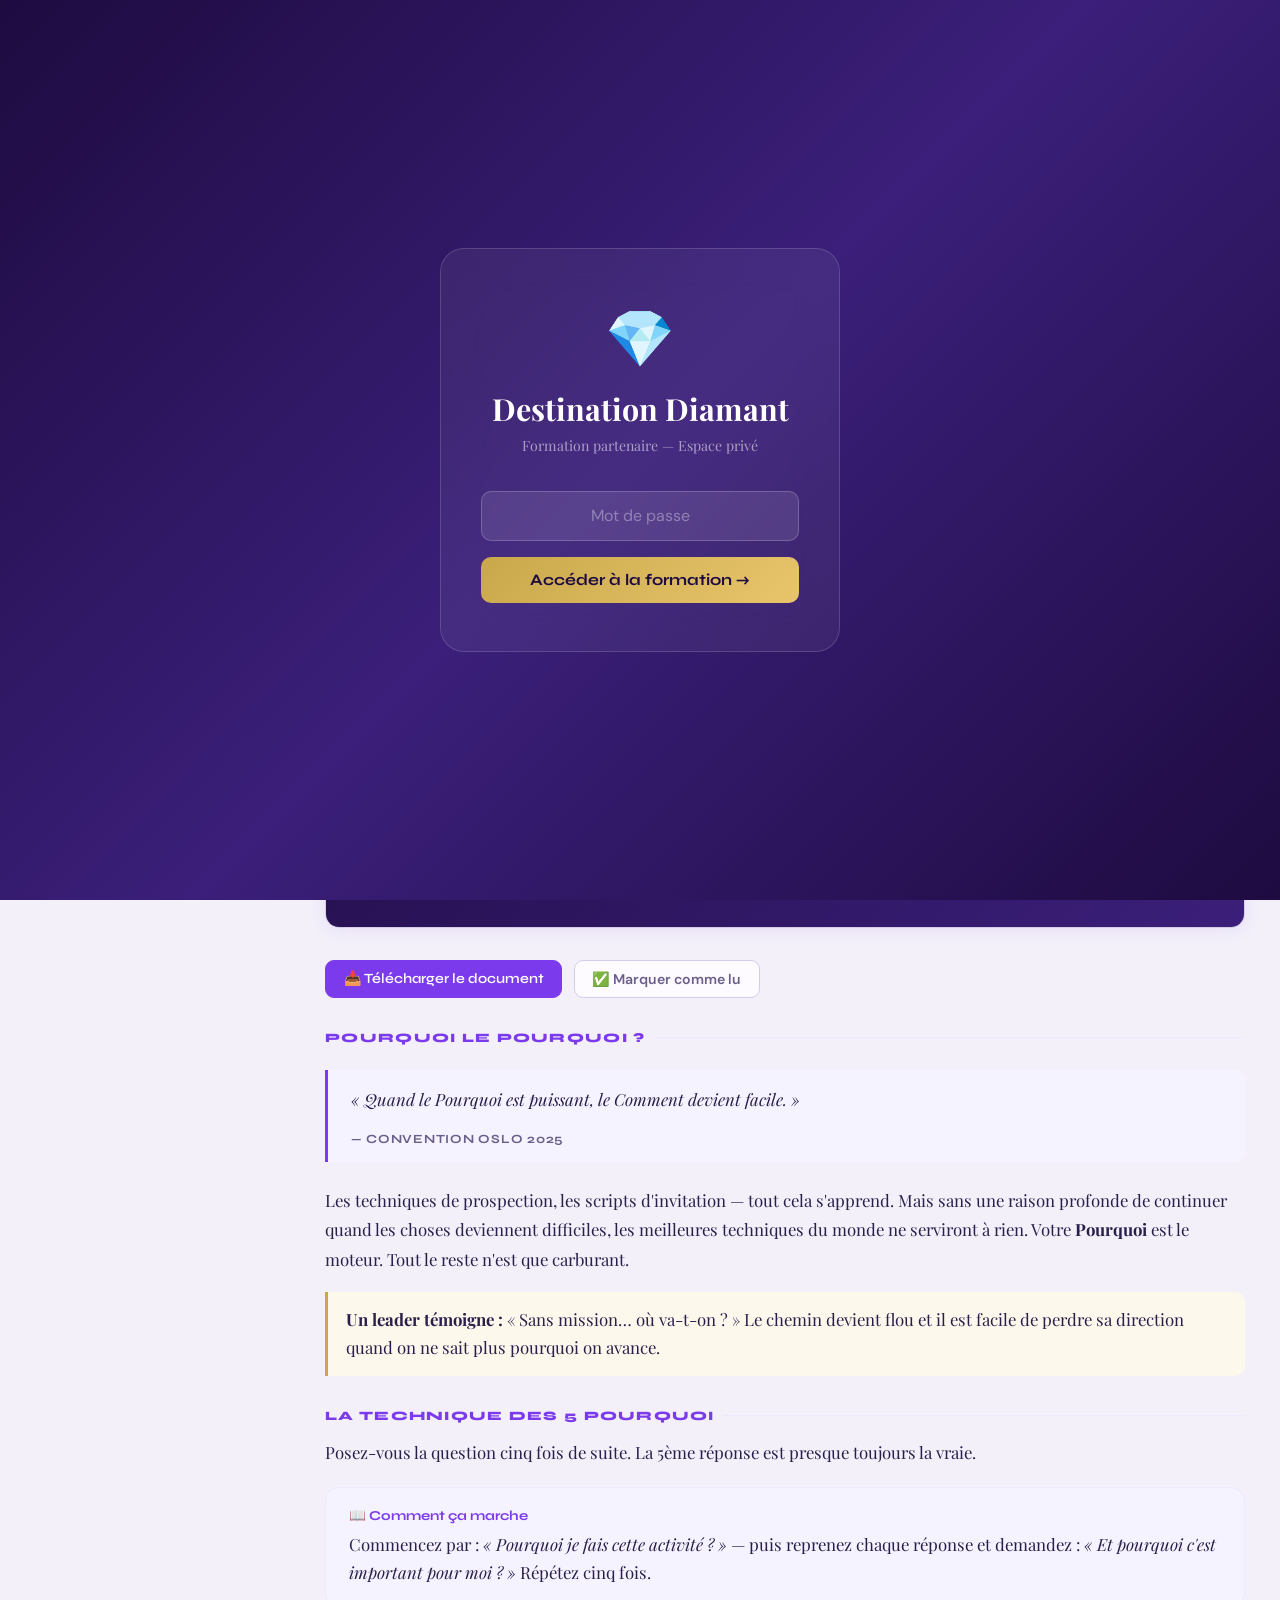
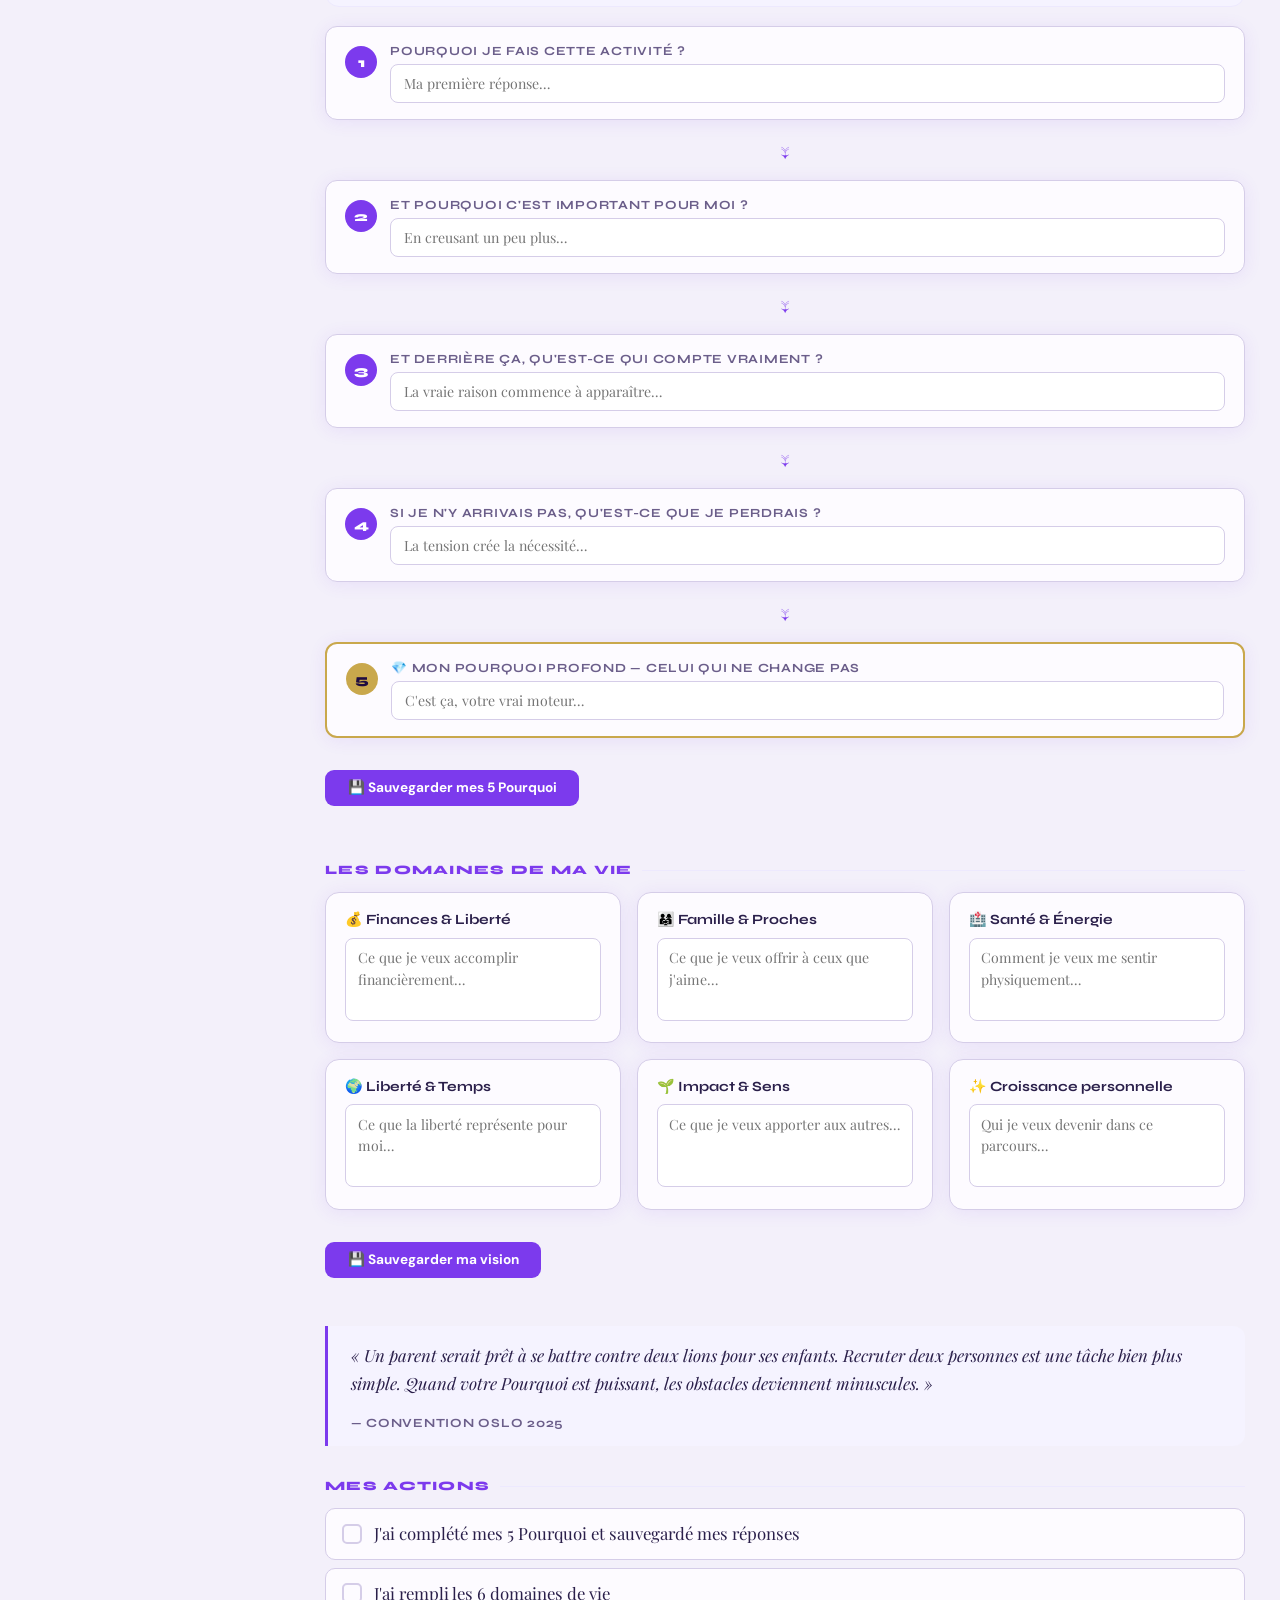
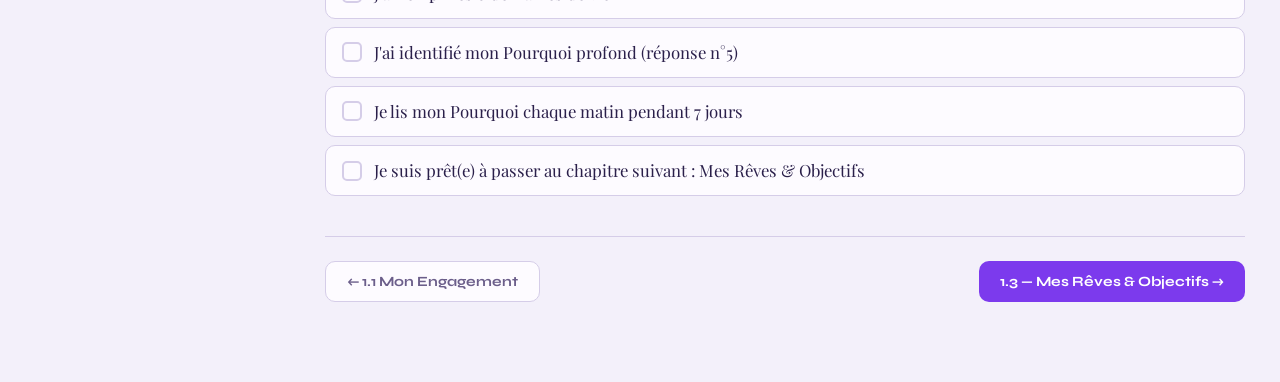
<file: module-1-2.html>
<!DOCTYPE html>
<html lang="fr">
<head>
<meta charset="UTF-8">
<meta name="viewport" content="width=device-width, initial-scale=1.0">
<meta name="robots" content="noindex, nofollow">
<title>1.2 — Mon Pourquoi · Destination 💎</title>
<link href="https://fonts.googleapis.com/css2?family=Playfair+Display:ital,wght@0,700;0,900;1,700&family=Syne:wght@400;600;700;800&family=DM+Sans:wght@300;400;500&display=swap" rel="stylesheet">
<link rel="stylesheet" href="dd-style.css">
<style>
.cinq-pourquoi{display:grid;gap:.8rem;margin:1.2rem 0 1.5rem;}
.pq-item{background:var(--card);border:1px solid var(--border);border-radius:12px;padding:1rem 1.2rem;display:grid;grid-template-columns:auto 1fr;gap:.8rem;align-items:start;box-shadow:var(--shadow);}
.pq-num{width:32px;height:32px;background:var(--vm);color:#fff;border-radius:50%;display:flex;align-items:center;justify-content:center;font-family:'Syne',sans-serif;font-weight:800;font-size:.85rem;flex-shrink:0;margin-top:.2rem;}
.pq-content label{display:block;font-family:'Syne',sans-serif;font-size:var(--fs-xs);font-weight:700;color:var(--text2);text-transform:uppercase;letter-spacing:.06em;margin-bottom:.4rem;}
.pq-content input{width:100%;border:1.5px solid var(--border);border-radius:8px;padding:.55rem .8rem;font-family:'Playfair Display',serif;font-size:var(--fs-sm);color:var(--text);background:white;outline:none;transition:border .2s;}
.pq-content input:focus{border-color:var(--vm);}
.pq-arrow{text-align:center;color:var(--vm);font-size:1.3rem;margin:.2rem 0;}
.dom-grid{display:grid;grid-template-columns:repeat(auto-fill,minmax(240px,1fr));gap:1rem;margin-bottom:1.5rem;}
.dom-card{background:var(--card);border:1px solid var(--border);border-radius:var(--radius);padding:1.1rem 1.2rem;box-shadow:var(--shadow);}
.dom-card .dc-title{font-family:'Syne',sans-serif;font-weight:700;font-size:.88rem;margin-bottom:.6rem;color:var(--text);display:flex;align-items:center;gap:.4rem;}
.dom-card textarea{width:100%;border:1.5px solid var(--border);border-radius:8px;padding:.55rem .7rem;font-family:'Playfair Display',serif;font-size:var(--fs-sm);color:var(--text);background:white;outline:none;resize:none;transition:border .2s;line-height:1.5;}
.dom-card textarea:focus{border-color:var(--vm);}
@media(max-width:500px){.dom-grid{grid-template-columns:1fr;}}
</style>
</head>
<body>
<div id="pw-overlay"><div class="pw-box"><span class="pw-gem">💎</span><h1 class="pw-title">Destination Diamant</h1><p class="pw-sub">Formation partenaire — Espace privé</p><input type="password" class="pw-input" id="pw-input" placeholder="Mot de passe" autocomplete="off"><button class="pw-btn" id="pw-btn" onclick="ddCheckPw()">Accéder à la formation →</button><p class="pw-err" id="pw-err">Mot de passe incorrect. Réessayez.</p></div></div>
<div id="srch-ov"><div id="srch-box"><div class="srch-top"><span class="srch-icon">🔍</span><input type="text" id="srch-input" placeholder="Rechercher dans toute la formation…" oninput="ddDoSearch(this.value)" autocomplete="off"><button class="srch-close" onclick="ddCloseSrch()">✕</button></div><div id="srch-results"><div class="srch-hint">Tapez un mot-clé pour chercher dans tous les modules</div></div></div></div>
<header>
  <button class="hdr-menu-btn" onclick="ddToggleSidebar()"><svg width="22" height="22" viewBox="0 0 22 22" fill="none"><rect y="4" width="22" height="2" rx="1" fill="currentColor"/><rect y="10" width="22" height="2" rx="1" fill="currentColor"/><rect y="16" width="22" height="2" rx="1" fill="currentColor"/></svg></button>
  <a class="hdr-logo" href="index.html">Destination <span>💎</span></a>
  <div class="hdr-spacer"></div>
  <button class="hdr-btn" id="audio-btn" onclick="ddToggleAudio()">🔊 Écouter</button>
  <button class="hdr-btn" onclick="ddOpenSrch()">🔍 Rechercher</button>
</header>
<div id="sb-overlay"></div>
<div class="layout">
<aside id="sidebar">
  <a class="sb-logo" href="index.html">Destination <span>💎</span></a>
  <div class="sb-progress-label" id="sb-pct-label">0% complété</div>
  <div class="sb-progress"><div class="sb-progress-fill" id="sb-pfill" style="width:0%"></div></div>
  <div class="sb-group"><div class="sb-group-hdr open" onclick="ddToggleGroup(this)"><span class="sb-mod-num">01</span> Bienvenue — Mes Fondations<span class="sb-arrow">▶</span></div><div class="sb-items open">
    <a class="sb-item " href="module-1-1.html"><span class="sb-item-num">1.1</span> Mon Engagement &amp; Ma Décision<span class="sb-chk" data-id="m1-1" onclick="ddToggleChk(event,'m1-1')"></span></a>
    <a class="sb-item active" href="module-1-2.html"><span class="sb-item-num">1.2</span> Mon Pourquoi<span class="sb-chk" data-id="m1-2" onclick="ddToggleChk(event,'m1-2')"></span></a>
    <a class="sb-item " href="module-1-3.html"><span class="sb-item-num">1.3</span> Mes Rêves &amp; Objectifs SMART<span class="sb-chk" data-id="m1-3" onclick="ddToggleChk(event,'m1-3')"></span></a>
    <a class="sb-item" href="module-1-4.html"><span class="sb-item-num">1.4</span> Ma Planification &amp; Agenda<span class="sb-chk" data-id="m1-4" onclick="ddToggleChk(event,'m1-4')"></span></a>
    <a class="sb-item" href="module-1-5.html"><span class="sb-item-num">1.5</span> Mon Histoire Produit<span class="sb-chk" data-id="m1-5" onclick="ddToggleChk(event,'m1-5')"></span></a>
    <a class="sb-item" href="module-1-6.html"><span class="sb-item-num">1.6</span> Histoire de l'Entreprise<span class="sb-chk" data-id="m1-6" onclick="ddToggleChk(event,'m1-6')"></span></a>
  </div></div>
  <div class="sb-group"><div class="sb-group-hdr" onclick="ddToggleGroup(this)"><span class="sb-mod-num">02</span> Les 33 Erreurs<span class="sb-arrow">▶</span></div><div class="sb-items"><a class="sb-item" href="module-2.html"><span class="sb-item-num">2</span> Les 33 erreurs à éviter<span class="sb-chk" data-id="m2" onclick="ddToggleChk(event,'m2')"></span></a></div></div>
  <div class="sb-group"><div class="sb-group-hdr" onclick="ddToggleGroup(this)"><span class="sb-mod-num">03</span> Prospection Organique<span class="sb-arrow">▶</span></div><div class="sb-items">
    <a class="sb-item" href="module-3a.html"><span class="sb-item-num">3a</span> La Liste de Noms<span class="sb-chk" data-id="m3a" onclick="ddToggleChk(event,'m3a')"></span></a>
    <a class="sb-item" href="module-3b.html"><span class="sb-item-num">3b</span> L'Édification<span class="sb-chk" data-id="m3b" onclick="ddToggleChk(event,'m3b')"></span></a>
    <a class="sb-item" href="module-3c.html"><span class="sb-item-num">3c</span> L'Invitation<span class="sb-chk" data-id="m3c" onclick="ddToggleChk(event,'m3c')"></span></a>
    <a class="sb-item" href="module-3d.html"><span class="sb-item-num">3d</span> Les Objections<span class="sb-chk" data-id="m3d" onclick="ddToggleChk(event,'m3d')"></span></a>
    <a class="sb-item" href="module-3e.html"><span class="sb-item-num">3e</span> Bibliothèque &amp; Culture MLM<span class="sb-chk" data-id="m3e" onclick="ddToggleChk(event,'m3e')"></span></a>
  </div></div>
  <div class="sb-group"><div class="sb-group-hdr" onclick="ddToggleGroup(this)"><span class="sb-mod-num">04</span> Démarrage<span class="sb-arrow">▶</span></div><div class="sb-items">
    <a class="sb-item" href="module-4a.html"><span class="sb-item-num">4a</span> Inscription &amp; Statut<span class="sb-chk" data-id="m4a" onclick="ddToggleChk(event,'m4a')"></span></a>
    <a class="sb-item" href="module-4b.html"><span class="sb-item-num">4b</span> Adhésion, Pack &amp; Z4F<span class="sb-chk" data-id="m4b" onclick="ddToggleChk(event,'m4b')"></span></a>
    <a class="sb-item" href="module-4c.html"><span class="sb-item-num">4c</span> Fast Start<span class="sb-chk" data-id="m4c" onclick="ddToggleChk(event,'m4c')"></span></a>
    <a class="sb-item" href="module-4d.html"><span class="sb-item-num">4d</span> Règles &amp; Outils<span class="sb-chk" data-id="m4d" onclick="ddToggleChk(event,'m4d')"></span></a>
    <a class="sb-item" href="module-4e.html"><span class="sb-item-num">4e</span> Inauguration<span class="sb-chk" data-id="m4e" onclick="ddToggleChk(event,'m4e')"></span></a>
    <a class="sb-item" href="module-4f.html"><span class="sb-item-num">4f</span> Les Événements<span class="sb-chk" data-id="m4f" onclick="ddToggleChk(event,'m4f')"></span></a>
  </div></div>
  <div class="sb-group"><div class="sb-group-hdr" onclick="ddToggleGroup(this)"><span class="sb-mod-num">4★</span> Les Outils<span class="sb-arrow">▶</span></div><div class="sb-items"><a class="sb-item" href="module-4bis.html"><span class="sb-item-num">4★</span> Mes Outils &amp; Ressources<span class="sb-chk" data-id="m4bis" onclick="ddToggleChk(event,'m4bis')"></span></a></div></div>
  <div class="sb-group"><div class="sb-group-hdr coming"><span class="sb-mod-num">05</span> La Présentation &amp; Closing</div></div>
  <div class="sb-group"><div class="sb-group-hdr coming"><span class="sb-mod-num">06</span> Plan de Rémunération</div></div>
  <div class="sb-group"><div class="sb-group-hdr coming"><span class="sb-mod-num">07</span> Prospection Réseaux Sociaux</div></div>
</aside>
<main id="main-content">

  <div class="mod-hero">
    <div class="mod-hero-badge">🌟 Module 1 · Chapitre 2</div>
    <h1>Mon <em>Pourquoi</em></h1>
    <p class="mod-hero-sub">Quand le Pourquoi est puissant, le Comment devient facile. Avant d'apprendre les techniques, trouvez votre carburant intérieur.</p>
  </div>
  <div class="video-wrap">
    <div class="video-label">🎬 Vidéo du chapitre</div>
    <!-- REMPLACER par : <iframe class="video-iframe" src="https://www.youtube.com/embed/XXXXXXXX" allowfullscreen></iframe> -->
    <div class="video-placeholder"><span class="vp-icon">▶️</span><span class="vp-txt">Vidéo à venir — remplacez ce bloc par un iframe YouTube</span></div>
  </div>
  <div class="action-bar">
    <!-- REMPLACER href="#" par le lien Google Doc du chapitre -->
    <a class="action-btn primary" href="#" target="_blank">📥 Télécharger le document</a>
    <button class="action-btn" onclick="ddMarkDone('m1-2',this)">✅ Marquer comme lu</button>
  </div>
  <div class="slbl">Pourquoi le Pourquoi ?</div>
  <div class="quote-block"><p>« Quand le Pourquoi est puissant, le Comment devient facile. »</p><cite>— Convention Oslo 2025</cite></div>
  <p>Les techniques de prospection, les scripts d'invitation — tout cela s'apprend. Mais sans une raison profonde de continuer quand les choses deviennent difficiles, les meilleures techniques du monde ne serviront à rien. Votre <strong>Pourquoi</strong> est le moteur. Tout le reste n'est que carburant.</p>
  <div class="hl"><strong>Un leader témoigne :</strong> « Sans mission… où va-t-on ? » Le chemin devient flou et il est facile de perdre sa direction quand on ne sait plus pourquoi on avance.</div>
  <div class="slbl">La technique des 5 Pourquoi</div>
  <p>Posez-vous la question cinq fois de suite. La 5ème réponse est presque toujours la vraie.</p>
  <div class="mbox"><div class="mt">📖 Comment ça marche</div><div class="mtxt">Commencez par : <em>« Pourquoi je fais cette activité ? »</em> — puis reprenez chaque réponse et demandez : <em>« Et pourquoi c'est important pour moi ? »</em> Répétez cinq fois.</div></div>
  <div class="cinq-pourquoi">
    <div class="pq-item"><div class="pq-num">1</div><div class="pq-content"><label>Pourquoi je fais cette activité ?</label><input type="text" id="pq1" placeholder="Ma première réponse…" oninput="savePq()"></div></div>
    <div class="pq-arrow">↓</div>
    <div class="pq-item"><div class="pq-num">2</div><div class="pq-content"><label>Et pourquoi c'est important pour moi ?</label><input type="text" id="pq2" placeholder="En creusant un peu plus…" oninput="savePq()"></div></div>
    <div class="pq-arrow">↓</div>
    <div class="pq-item"><div class="pq-num">3</div><div class="pq-content"><label>Et derrière ça, qu'est-ce qui compte vraiment ?</label><input type="text" id="pq3" placeholder="La vraie raison commence à apparaître…" oninput="savePq()"></div></div>
    <div class="pq-arrow">↓</div>
    <div class="pq-item"><div class="pq-num">4</div><div class="pq-content"><label>Si je n'y arrivais pas, qu'est-ce que je perdrais ?</label><input type="text" id="pq4" placeholder="La tension crée la nécessité…" oninput="savePq()"></div></div>
    <div class="pq-arrow">↓</div>
    <div class="pq-item" style="border:2px solid var(--gold)"><div class="pq-num" style="background:var(--gold);color:#1E0B40">5</div><div class="pq-content"><label>💎 Mon Pourquoi profond — celui qui ne change pas</label><input type="text" id="pq5" placeholder="C'est ça, votre vrai moteur…" oninput="savePq()"></div></div>
  </div>
  <button class="save-btn" onclick="savePq()">💾 Sauvegarder mes 5 Pourquoi</button>
  <div class="slbl">Les domaines de ma vie</div>
  <div class="dom-grid">
    <div class="dom-card"><div class="dc-title">💰 Finances & Liberté</div><textarea id="dom-fin" rows="3" placeholder="Ce que je veux accomplir financièrement…" oninput="saveDom()"></textarea></div>
    <div class="dom-card"><div class="dc-title">👨‍👩‍👧 Famille & Proches</div><textarea id="dom-fam" rows="3" placeholder="Ce que je veux offrir à ceux que j'aime…" oninput="saveDom()"></textarea></div>
    <div class="dom-card"><div class="dc-title">🏥 Santé & Énergie</div><textarea id="dom-san" rows="3" placeholder="Comment je veux me sentir physiquement…" oninput="saveDom()"></textarea></div>
    <div class="dom-card"><div class="dc-title">🌍 Liberté & Temps</div><textarea id="dom-lib" rows="3" placeholder="Ce que la liberté représente pour moi…" oninput="saveDom()"></textarea></div>
    <div class="dom-card"><div class="dc-title">🌱 Impact & Sens</div><textarea id="dom-imp" rows="3" placeholder="Ce que je veux apporter aux autres…" oninput="saveDom()"></textarea></div>
    <div class="dom-card"><div class="dc-title">✨ Croissance personnelle</div><textarea id="dom-grow" rows="3" placeholder="Qui je veux devenir dans ce parcours…" oninput="saveDom()"></textarea></div>
  </div>
  <button class="save-btn" onclick="saveDom()">💾 Sauvegarder ma vision</button>
  <div class="quote-block"><p>« Un parent serait prêt à se battre contre deux lions pour ses enfants. Recruter deux personnes est une tâche bien plus simple. Quand votre Pourquoi est puissant, les obstacles deviennent minuscules. »</p><cite>— Convention Oslo 2025</cite></div>
  <div class="slbl">Mes actions</div>
  <ul class="checklist">
    <li onclick="ddToggleCl(this)"><div class="cl-box"></div>J'ai complété mes 5 Pourquoi et sauvegardé mes réponses</li>
    <li onclick="ddToggleCl(this)"><div class="cl-box"></div>J'ai rempli les 6 domaines de vie</li>
    <li onclick="ddToggleCl(this)"><div class="cl-box"></div>J'ai identifié mon Pourquoi profond (réponse n°5)</li>
    <li onclick="ddToggleCl(this)"><div class="cl-box"></div>Je lis mon Pourquoi chaque matin pendant 7 jours</li>
    <li onclick="ddToggleCl(this)"><div class="cl-box"></div>Je suis prêt(e) à passer au chapitre suivant : Mes Rêves & Objectifs</li>
  </ul>
  <div class="nav-btns">
    <a class="nav-btn nav-btn-prev" href="module-1-1.html">← 1.1 Mon Engagement</a>
    <a class="nav-btn nav-btn-next" href="module-1-3.html">1.3 — Mes Rêves & Objectifs →</a>
  </div>
</main>
</div>
<script src="search-index.js"></script>
<script src="dd-app.js"></script>
<script>ddInit('m1-2');
function savePq(){const d={};['pq1','pq2','pq3','pq4','pq5'].forEach(k=>{d[k]=document.getElementById(k).value;});localStorage.setItem('dd_pourquoi',JSON.stringify(d));}
function loadPq(){const s=localStorage.getItem('dd_pourquoi');if(!s)return;const d=JSON.parse(s);['pq1','pq2','pq3','pq4','pq5'].forEach(k=>{if(d[k])document.getElementById(k).value=d[k];});}
function saveDom(){const d={fin:document.getElementById('dom-fin').value,fam:document.getElementById('dom-fam').value,san:document.getElementById('dom-san').value,lib:document.getElementById('dom-lib').value,imp:document.getElementById('dom-imp').value,grow:document.getElementById('dom-grow').value};localStorage.setItem('dd_domaines',JSON.stringify(d));}
function loadDom(){const s=localStorage.getItem('dd_domaines');if(!s)return;const d=JSON.parse(s);Object.entries(d).forEach(([k,v])=>{const el=document.getElementById('dom-'+k);if(el&&v)el.value=v;});}
loadPq();loadDom();</script>
</body>
</html>
</file>
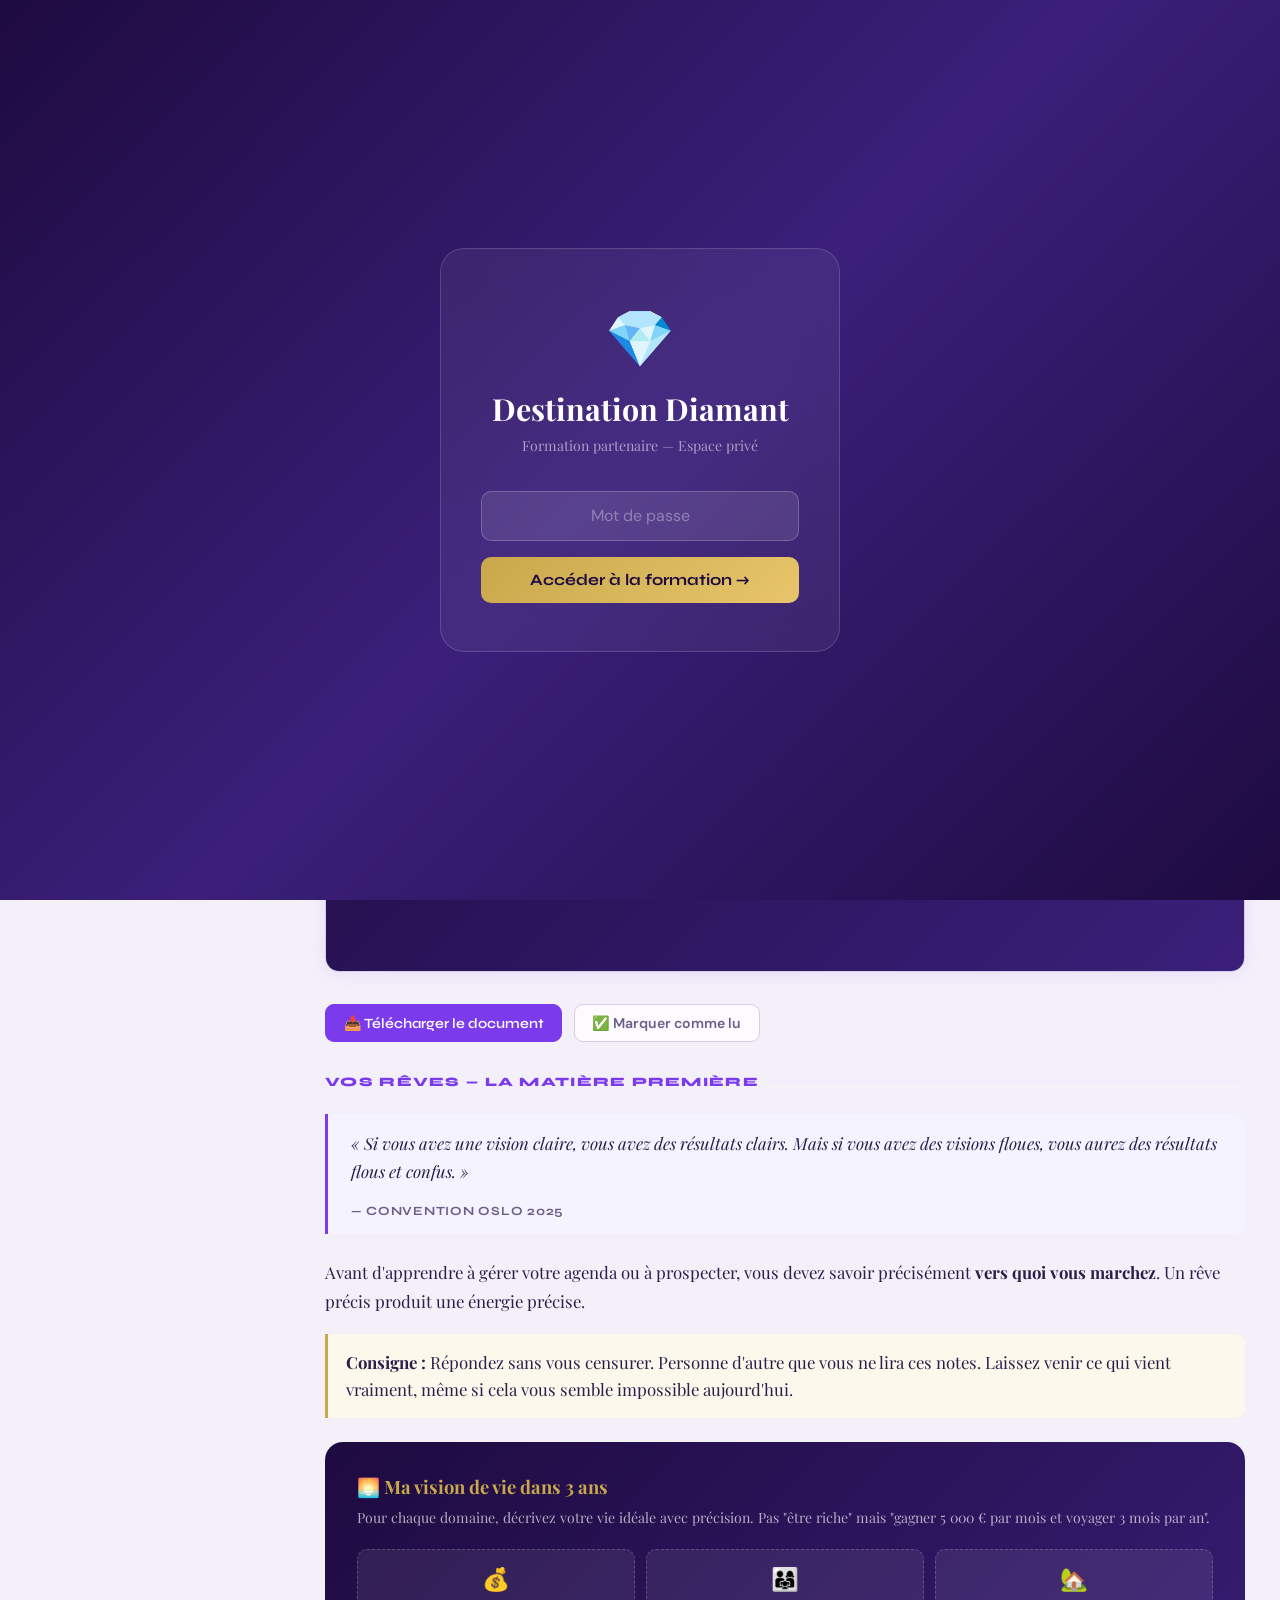
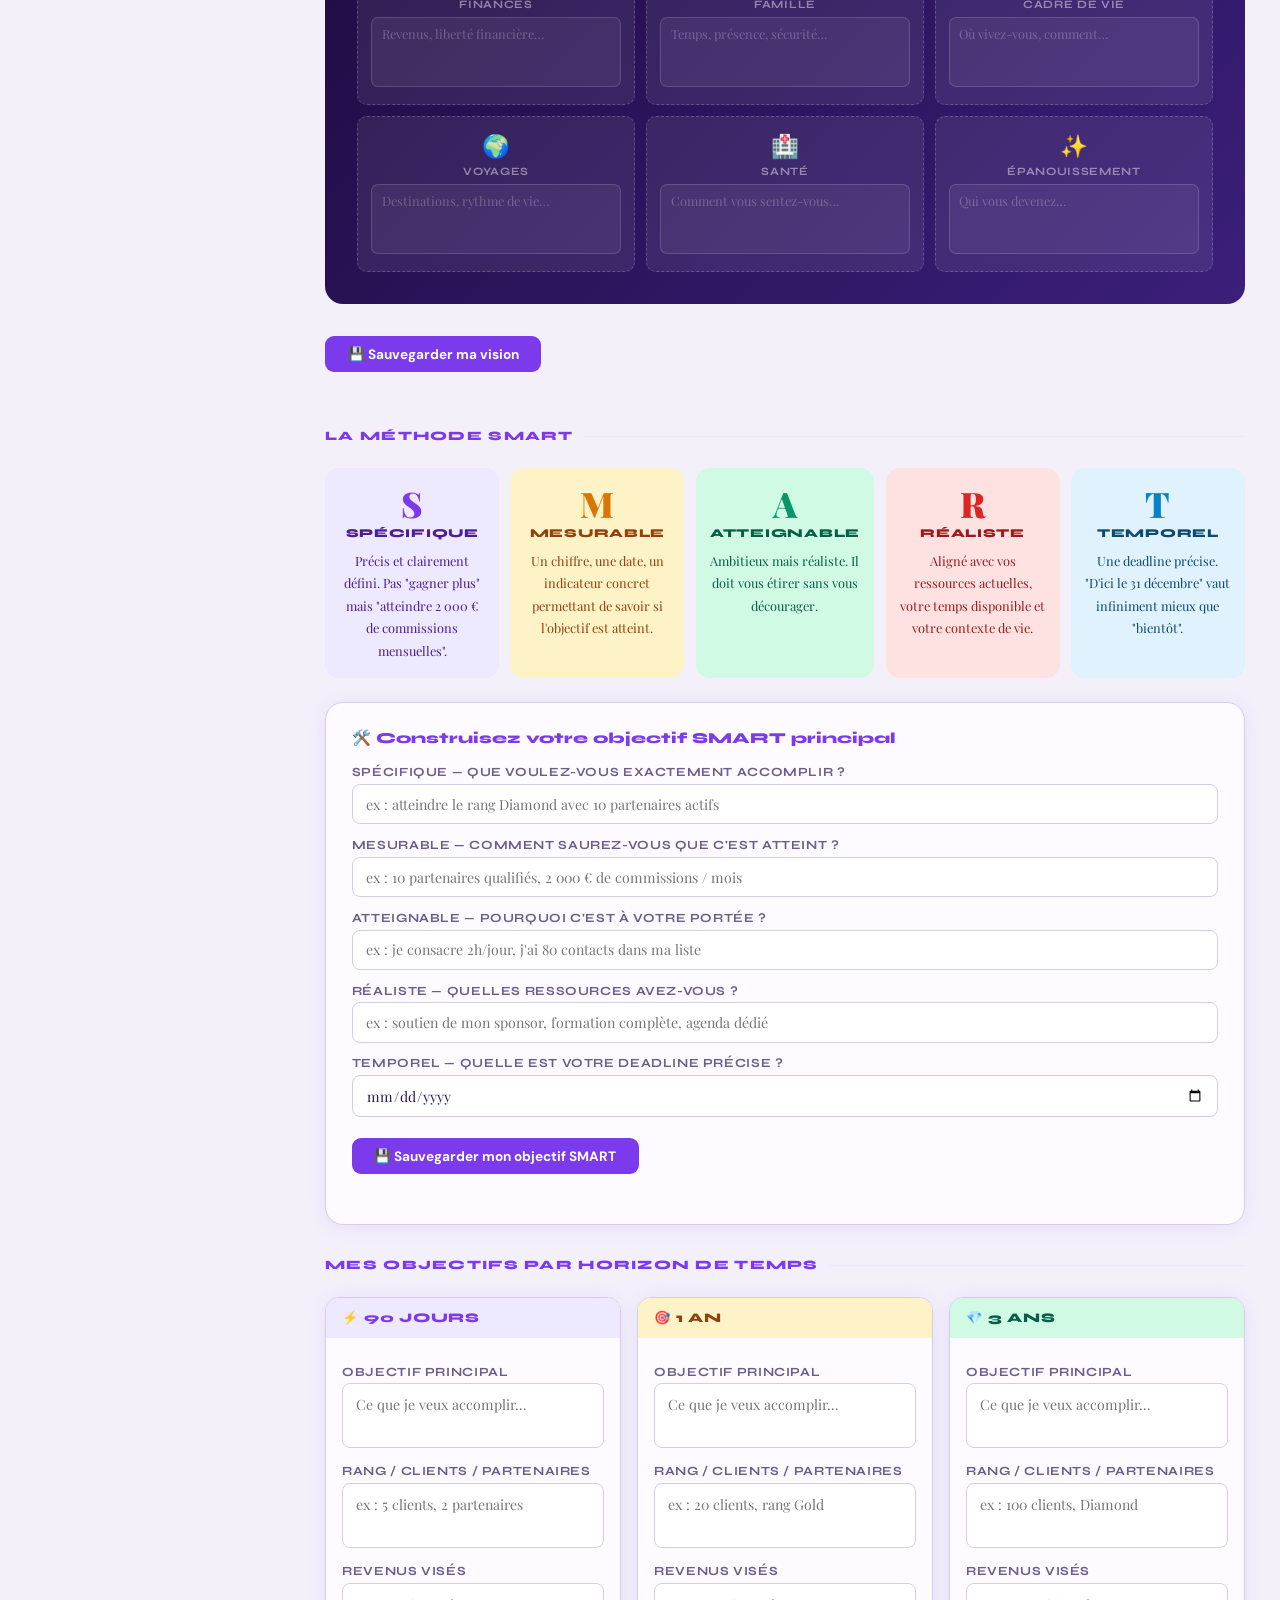
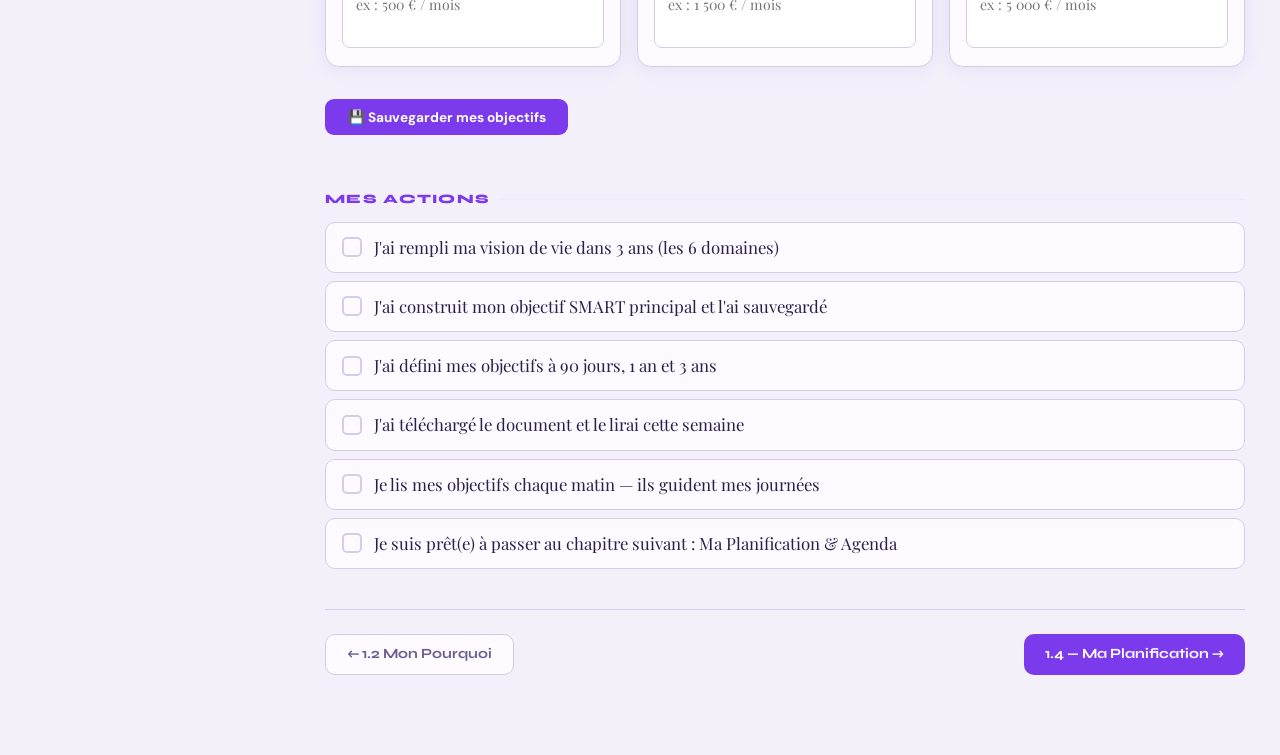
<file: module-1-3.html>
<!DOCTYPE html>
<html lang="fr">
<head>
<meta charset="UTF-8">
<meta name="viewport" content="width=device-width, initial-scale=1.0">
<meta name="robots" content="noindex, nofollow">
<title>1.3 — Mes Rêves & Objectifs SMART · Destination 💎</title>
<link href="https://fonts.googleapis.com/css2?family=Playfair+Display:ital,wght@0,700;0,900;1,700&family=Syne:wght@400;600;700;800&family=DM+Sans:wght@300;400;500&display=swap" rel="stylesheet">
<link rel="stylesheet" href="dd-style.css">
<style>
.smart-grid{display:grid;grid-template-columns:repeat(5,1fr);gap:.7rem;margin:1.5rem 0;}
@media(max-width:700px){.smart-grid{grid-template-columns:1fr 1fr;}}
@media(max-width:380px){.smart-grid{grid-template-columns:1fr;}}
.smart-card{border-radius:14px;padding:1.1rem .9rem;text-align:center;}
.smart-card .sc-letter{font-family:'Playfair Display',serif;font-size:2.2rem;font-weight:900;line-height:1;display:block;margin-bottom:.3rem;}
.smart-card .sc-word{font-family:'Syne',sans-serif;font-size:.75rem;font-weight:800;text-transform:uppercase;letter-spacing:.06em;display:block;margin-bottom:.5rem;}
.smart-card .sc-def{font-size:.8rem;line-height:1.45;}
.sc-s{background:#EDE9FE;color:#4C1D95;}.sc-s .sc-letter{color:#7C3AED;}
.sc-m{background:#FEF3C7;color:#92400E;}.sc-m .sc-letter{color:#D97706;}
.sc-a{background:#D1FAE5;color:#065F46;}.sc-a .sc-letter{color:#059669;}
.sc-r{background:#FEE2E2;color:#991B1B;}.sc-r .sc-letter{color:#DC2626;}
.sc-t{background:#E0F2FE;color:#0C4A6E;}.sc-t .sc-letter{color:#0284C7;}
.horizons{display:grid;grid-template-columns:repeat(3,1fr);gap:1rem;margin:1.5rem 0;}
@media(max-width:650px){.horizons{grid-template-columns:1fr;}}
.horizon-card{background:var(--card);border:1px solid var(--border);border-radius:var(--radius);overflow:hidden;box-shadow:var(--shadow);}
.horizon-hdr{padding:.75rem 1rem;font-family:'Syne',sans-serif;font-weight:800;font-size:.82rem;text-transform:uppercase;letter-spacing:.06em;display:flex;align-items:center;gap:.5rem;}
.h-90{background:var(--vm-light);color:var(--vm);}
.h-1a{background:#FEF3C7;color:#92400E;}
.h-3a{background:#D1FAE5;color:#065F46;}
.horizon-body{padding:.9rem 1rem;}
.horizon-body textarea{width:100%;border:1.5px solid var(--border);border-radius:8px;padding:.6rem .8rem;font-family:'Playfair Display',serif;font-size:var(--fs-sm);color:var(--text);background:white;outline:none;resize:none;line-height:1.55;transition:border .2s;}
.horizon-body textarea:focus{border-color:var(--vm);}
.horizon-body label{display:block;font-family:'Syne',sans-serif;font-size:var(--fs-xs);font-weight:700;color:var(--text2);text-transform:uppercase;letter-spacing:.05em;margin:.7rem 0 .3rem;}
.smart-builder{background:var(--card);border:1px solid var(--border);border-radius:18px;padding:1.6rem;margin:1.5rem 0;box-shadow:var(--shadow);}
.smart-builder h3{font-family:'Syne',sans-serif;font-weight:800;font-size:.95rem;color:var(--vm);margin-bottom:1.1rem;}
.sb-row{margin-bottom:.8rem;}
.sb-row label{font-family:'Syne',sans-serif;font-size:var(--fs-xs);font-weight:700;color:var(--text2);text-transform:uppercase;letter-spacing:.05em;margin-bottom:.3rem;display:block;}
.sb-row input{width:100%;border:1.5px solid var(--border);border-radius:8px;padding:.6rem .85rem;font-family:'Playfair Display',serif;font-size:var(--fs-sm);color:var(--text);background:white;outline:none;transition:border .2s;}
.sb-row input:focus{border-color:var(--vm);}
.sb-result{background:linear-gradient(135deg,#1E0B40,#3B1F7A);border-radius:12px;padding:1.2rem;margin-top:1rem;display:none;}
.sb-result p{color:rgba(255,255,255,.9);font-family:'Playfair Display',serif;font-style:italic;font-size:1rem;line-height:1.65;}
.sb-result .sr-label{color:var(--gold);font-family:'Syne',sans-serif;font-size:var(--fs-xs);font-weight:700;text-transform:uppercase;letter-spacing:.08em;margin-bottom:.5rem;display:block;}
.vboard{background:linear-gradient(135deg,#1E0B40,#3B1F7A);border-radius:18px;padding:2rem;margin:1.5rem 0;}
.vboard h3{font-family:'Playfair Display',serif;font-size:1.15rem;color:var(--gold);margin-bottom:.5rem;}
.vboard p{color:rgba(255,255,255,.65);font-size:var(--fs-sm);line-height:1.6;margin-bottom:1.2rem;}
.vboard-grid{display:grid;grid-template-columns:repeat(3,1fr);gap:.7rem;}
@media(max-width:600px){.vboard-grid{grid-template-columns:1fr 1fr;}}
@media(max-width:380px){.vboard-grid{grid-template-columns:1fr;}}
.vb-zone{background:rgba(255,255,255,.08);border:1px dashed rgba(255,255,255,.2);border-radius:10px;padding:.8rem;text-align:center;}
.vb-zone .vbz-emoji{font-size:1.4rem;display:block;margin-bottom:.3rem;}
.vb-zone .vbz-label{font-family:'Syne',sans-serif;font-size:.7rem;font-weight:700;color:rgba(255,255,255,.45);text-transform:uppercase;letter-spacing:.06em;display:block;margin-bottom:.4rem;}
.vb-zone textarea{width:100%;background:rgba(255,255,255,.06);border:1px solid rgba(255,255,255,.15);border-radius:7px;padding:.45rem .6rem;color:#fff;font-family:'Playfair Display',serif;font-size:.8rem;resize:none;outline:none;line-height:1.4;}
.vb-zone textarea::placeholder{color:rgba(255,255,255,.25);}
.vb-zone textarea:focus{border-color:var(--gold);}
</style>
</head>
<body>
<div id="pw-overlay"><div class="pw-box"><span class="pw-gem">💎</span><h1 class="pw-title">Destination Diamant</h1><p class="pw-sub">Formation partenaire — Espace privé</p><input type="password" class="pw-input" id="pw-input" placeholder="Mot de passe" autocomplete="off"><button class="pw-btn" id="pw-btn" onclick="ddCheckPw()">Accéder à la formation →</button><p class="pw-err" id="pw-err">Mot de passe incorrect. Réessayez.</p></div></div>
<div id="srch-ov"><div id="srch-box"><div class="srch-top"><span class="srch-icon">🔍</span><input type="text" id="srch-input" placeholder="Rechercher dans toute la formation…" oninput="ddDoSearch(this.value)" autocomplete="off"><button class="srch-close" onclick="ddCloseSrch()">✕</button></div><div id="srch-results"><div class="srch-hint">Tapez un mot-clé pour chercher dans tous les modules</div></div></div></div>
<header>
  <button class="hdr-menu-btn" onclick="ddToggleSidebar()"><svg width="22" height="22" viewBox="0 0 22 22" fill="none"><rect y="4" width="22" height="2" rx="1" fill="currentColor"/><rect y="10" width="22" height="2" rx="1" fill="currentColor"/><rect y="16" width="22" height="2" rx="1" fill="currentColor"/></svg></button>
  <a class="hdr-logo" href="index.html">Destination <span>💎</span></a>
  <div class="hdr-spacer"></div>
  <button class="hdr-btn" id="audio-btn" onclick="ddToggleAudio()">🔊 Écouter</button>
  <button class="hdr-btn" onclick="ddOpenSrch()">🔍 Rechercher</button>
</header>
<div id="sb-overlay"></div>
<div class="layout">
<aside id="sidebar">
  <a class="sb-logo" href="index.html">Destination <span>💎</span></a>
  <div class="sb-progress-label" id="sb-pct-label">0% complété</div>
  <div class="sb-progress"><div class="sb-progress-fill" id="sb-pfill" style="width:0%"></div></div>
  <div class="sb-group"><div class="sb-group-hdr open" onclick="ddToggleGroup(this)"><span class="sb-mod-num">01</span> Bienvenue — Mes Fondations<span class="sb-arrow">▶</span></div><div class="sb-items open">
    <a class="sb-item " href="module-1-1.html"><span class="sb-item-num">1.1</span> Mon Engagement &amp; Ma Décision<span class="sb-chk" data-id="m1-1" onclick="ddToggleChk(event,'m1-1')"></span></a>
    <a class="sb-item " href="module-1-2.html"><span class="sb-item-num">1.2</span> Mon Pourquoi<span class="sb-chk" data-id="m1-2" onclick="ddToggleChk(event,'m1-2')"></span></a>
    <a class="sb-item active" href="module-1-3.html"><span class="sb-item-num">1.3</span> Mes Rêves &amp; Objectifs SMART<span class="sb-chk" data-id="m1-3" onclick="ddToggleChk(event,'m1-3')"></span></a>
    <a class="sb-item" href="module-1-4.html"><span class="sb-item-num">1.4</span> Ma Planification &amp; Agenda<span class="sb-chk" data-id="m1-4" onclick="ddToggleChk(event,'m1-4')"></span></a>
    <a class="sb-item" href="module-1-5.html"><span class="sb-item-num">1.5</span> Mon Histoire Produit<span class="sb-chk" data-id="m1-5" onclick="ddToggleChk(event,'m1-5')"></span></a>
    <a class="sb-item" href="module-1-6.html"><span class="sb-item-num">1.6</span> Histoire de l'Entreprise<span class="sb-chk" data-id="m1-6" onclick="ddToggleChk(event,'m1-6')"></span></a>
  </div></div>
  <div class="sb-group"><div class="sb-group-hdr" onclick="ddToggleGroup(this)"><span class="sb-mod-num">02</span> Les 33 Erreurs<span class="sb-arrow">▶</span></div><div class="sb-items"><a class="sb-item" href="module-2.html"><span class="sb-item-num">2</span> Les 33 erreurs à éviter<span class="sb-chk" data-id="m2" onclick="ddToggleChk(event,'m2')"></span></a></div></div>
  <div class="sb-group"><div class="sb-group-hdr" onclick="ddToggleGroup(this)"><span class="sb-mod-num">03</span> Prospection Organique<span class="sb-arrow">▶</span></div><div class="sb-items">
    <a class="sb-item" href="module-3a.html"><span class="sb-item-num">3a</span> La Liste de Noms<span class="sb-chk" data-id="m3a" onclick="ddToggleChk(event,'m3a')"></span></a>
    <a class="sb-item" href="module-3b.html"><span class="sb-item-num">3b</span> L'Édification<span class="sb-chk" data-id="m3b" onclick="ddToggleChk(event,'m3b')"></span></a>
    <a class="sb-item" href="module-3c.html"><span class="sb-item-num">3c</span> L'Invitation<span class="sb-chk" data-id="m3c" onclick="ddToggleChk(event,'m3c')"></span></a>
    <a class="sb-item" href="module-3d.html"><span class="sb-item-num">3d</span> Les Objections<span class="sb-chk" data-id="m3d" onclick="ddToggleChk(event,'m3d')"></span></a>
    <a class="sb-item" href="module-3e.html"><span class="sb-item-num">3e</span> Bibliothèque &amp; Culture MLM<span class="sb-chk" data-id="m3e" onclick="ddToggleChk(event,'m3e')"></span></a>
  </div></div>
  <div class="sb-group"><div class="sb-group-hdr" onclick="ddToggleGroup(this)"><span class="sb-mod-num">04</span> Démarrage<span class="sb-arrow">▶</span></div><div class="sb-items">
    <a class="sb-item" href="module-4a.html"><span class="sb-item-num">4a</span> Inscription &amp; Statut<span class="sb-chk" data-id="m4a" onclick="ddToggleChk(event,'m4a')"></span></a>
    <a class="sb-item" href="module-4b.html"><span class="sb-item-num">4b</span> Adhésion, Pack &amp; Z4F<span class="sb-chk" data-id="m4b" onclick="ddToggleChk(event,'m4b')"></span></a>
    <a class="sb-item" href="module-4c.html"><span class="sb-item-num">4c</span> Fast Start<span class="sb-chk" data-id="m4c" onclick="ddToggleChk(event,'m4c')"></span></a>
    <a class="sb-item" href="module-4d.html"><span class="sb-item-num">4d</span> Règles &amp; Outils<span class="sb-chk" data-id="m4d" onclick="ddToggleChk(event,'m4d')"></span></a>
    <a class="sb-item" href="module-4e.html"><span class="sb-item-num">4e</span> Inauguration<span class="sb-chk" data-id="m4e" onclick="ddToggleChk(event,'m4e')"></span></a>
    <a class="sb-item" href="module-4f.html"><span class="sb-item-num">4f</span> Les Événements<span class="sb-chk" data-id="m4f" onclick="ddToggleChk(event,'m4f')"></span></a>
  </div></div>
  <div class="sb-group"><div class="sb-group-hdr" onclick="ddToggleGroup(this)"><span class="sb-mod-num">4★</span> Les Outils<span class="sb-arrow">▶</span></div><div class="sb-items"><a class="sb-item" href="module-4bis.html"><span class="sb-item-num">4★</span> Mes Outils &amp; Ressources<span class="sb-chk" data-id="m4bis" onclick="ddToggleChk(event,'m4bis')"></span></a></div></div>
  <div class="sb-group"><div class="sb-group-hdr coming"><span class="sb-mod-num">05</span> La Présentation &amp; Closing</div></div>
  <div class="sb-group"><div class="sb-group-hdr coming"><span class="sb-mod-num">06</span> Plan de Rémunération</div></div>
  <div class="sb-group"><div class="sb-group-hdr coming"><span class="sb-mod-num">07</span> Prospection Réseaux Sociaux</div></div>
</aside>
<main id="main-content">

  <div class="mod-hero">
    <div class="mod-hero-badge">🌟 Module 1 · Chapitre 3</div>
    <h1>Mes Rêves &amp;<br><em>Objectifs SMART</em></h1>
    <p class="mod-hero-sub">Un rêve écrit devient un projet. Un objectif daté devient une réalité. Ce chapitre transforme vos aspirations en plan d'action concret.</p>
  </div>
  <div class="video-wrap">
    <div class="video-label">🎬 Vidéo du chapitre</div>
    <!-- REMPLACER par : <iframe class="video-iframe" src="https://www.youtube.com/embed/XXXXXXXX" allowfullscreen></iframe> -->
    <div class="video-placeholder"><span class="vp-icon">▶️</span><span class="vp-txt">Vidéo à venir — remplacez ce bloc par un iframe YouTube</span></div>
  </div>
  <div class="action-bar">
    <a class="action-btn primary" href="https://docs.google.com/document/d/117zWsgkIPp8to5ra9cNhW9KvnccB4CjW_SGXvjqgoYQ/edit?usp=sharing" target="_blank">📥 Télécharger le document</a>
    <button class="action-btn" onclick="ddMarkDone('m1-3',this)">✅ Marquer comme lu</button>
  </div>
  <div class="slbl">Vos rêves — la matière première</div>
  <div class="quote-block"><p>« Si vous avez une vision claire, vous avez des résultats clairs. Mais si vous avez des visions floues, vous aurez des résultats flous et confus. »</p><cite>— Convention Oslo 2025</cite></div>
  <p>Avant d'apprendre à gérer votre agenda ou à prospecter, vous devez savoir précisément <strong>vers quoi vous marchez</strong>. Un rêve précis produit une énergie précise.</p>
  <div class="hl"><strong>Consigne :</strong> Répondez sans vous censurer. Personne d'autre que vous ne lira ces notes. Laissez venir ce qui vient vraiment, même si cela vous semble impossible aujourd'hui.</div>
  <div class="vboard">
    <h3>🌅 Ma vision de vie dans 3 ans</h3>
    <p>Pour chaque domaine, décrivez votre vie idéale avec précision. Pas "être riche" mais "gagner 5 000 € par mois et voyager 3 mois par an".</p>
    <div class="vboard-grid">
      <div class="vb-zone"><span class="vbz-emoji">💰</span><span class="vbz-label">Finances</span><textarea id="vb-fin" rows="3" placeholder="Revenus, liberté financière…" oninput="saveVboard()"></textarea></div>
      <div class="vb-zone"><span class="vbz-emoji">👨‍👩‍👧</span><span class="vbz-label">Famille</span><textarea id="vb-fam" rows="3" placeholder="Temps, présence, sécurité…" oninput="saveVboard()"></textarea></div>
      <div class="vb-zone"><span class="vbz-emoji">🏡</span><span class="vbz-label">Cadre de vie</span><textarea id="vb-vie" rows="3" placeholder="Où vivez-vous, comment…" oninput="saveVboard()"></textarea></div>
      <div class="vb-zone"><span class="vbz-emoji">🌍</span><span class="vbz-label">Voyages</span><textarea id="vb-voy" rows="3" placeholder="Destinations, rythme de vie…" oninput="saveVboard()"></textarea></div>
      <div class="vb-zone"><span class="vbz-emoji">🏥</span><span class="vbz-label">Santé</span><textarea id="vb-san" rows="3" placeholder="Comment vous sentez-vous…" oninput="saveVboard()"></textarea></div>
      <div class="vb-zone"><span class="vbz-emoji">✨</span><span class="vbz-label">Épanouissement</span><textarea id="vb-ep" rows="3" placeholder="Qui vous devenez…" oninput="saveVboard()"></textarea></div>
    </div>
  </div>
  <button class="save-btn" onclick="saveVboard()">💾 Sauvegarder ma vision</button>
  <div class="slbl">La méthode SMART</div>
  <div class="smart-grid">
    <div class="smart-card sc-s"><span class="sc-letter">S</span><span class="sc-word">Spécifique</span><span class="sc-def">Précis et clairement défini. Pas "gagner plus" mais "atteindre 2 000 € de commissions mensuelles".</span></div>
    <div class="smart-card sc-m"><span class="sc-letter">M</span><span class="sc-word">Mesurable</span><span class="sc-def">Un chiffre, une date, un indicateur concret permettant de savoir si l'objectif est atteint.</span></div>
    <div class="smart-card sc-a"><span class="sc-letter">A</span><span class="sc-word">Atteignable</span><span class="sc-def">Ambitieux mais réaliste. Il doit vous étirer sans vous décourager.</span></div>
    <div class="smart-card sc-r"><span class="sc-letter">R</span><span class="sc-word">Réaliste</span><span class="sc-def">Aligné avec vos ressources actuelles, votre temps disponible et votre contexte de vie.</span></div>
    <div class="smart-card sc-t"><span class="sc-letter">T</span><span class="sc-word">Temporel</span><span class="sc-def">Une deadline précise. "D'ici le 31 décembre" vaut infiniment mieux que "bientôt".</span></div>
  </div>
  <div class="smart-builder">
    <h3>🛠️ Construisez votre objectif SMART principal</h3>
    <div class="sb-row"><label>Spécifique — Que voulez-vous exactement accomplir ?</label><input type="text" id="sm-s" placeholder="ex : atteindre le rang Diamond avec 10 partenaires actifs" oninput="buildSmart()"></div>
    <div class="sb-row"><label>Mesurable — Comment saurez-vous que c'est atteint ?</label><input type="text" id="sm-m" placeholder="ex : 10 partenaires qualifiés, 2 000 € de commissions / mois" oninput="buildSmart()"></div>
    <div class="sb-row"><label>Atteignable — Pourquoi c'est à votre portée ?</label><input type="text" id="sm-a" placeholder="ex : je consacre 2h/jour, j'ai 80 contacts dans ma liste" oninput="buildSmart()"></div>
    <div class="sb-row"><label>Réaliste — Quelles ressources avez-vous ?</label><input type="text" id="sm-r" placeholder="ex : soutien de mon sponsor, formation complète, agenda dédié" oninput="buildSmart()"></div>
    <div class="sb-row"><label>Temporel — Quelle est votre deadline précise ?</label><input type="date" id="sm-t" oninput="buildSmart()"></div>
    <div class="sb-result" id="smart-result"><span class="sr-label">💎 Mon objectif SMART</span><p id="smart-preview"></p></div>
    <button class="save-btn" onclick="saveSmart()">💾 Sauvegarder mon objectif SMART</button>
  </div>
  <div class="slbl">Mes objectifs par horizon de temps</div>
  <div class="horizons">
    <div class="horizon-card"><div class="horizon-hdr h-90">⚡ 90 jours</div><div class="horizon-body"><label>Objectif principal</label><textarea id="h90-obj" rows="2" placeholder="Ce que je veux accomplir…" oninput="saveHorizons()"></textarea><label>Rang / clients / partenaires</label><textarea id="h90-chif" rows="2" placeholder="ex : 5 clients, 2 partenaires" oninput="saveHorizons()"></textarea><label>Revenus visés</label><textarea id="h90-rev" rows="2" placeholder="ex : 500 € / mois" oninput="saveHorizons()"></textarea></div></div>
    <div class="horizon-card"><div class="horizon-hdr h-1a">🎯 1 an</div><div class="horizon-body"><label>Objectif principal</label><textarea id="h1a-obj" rows="2" placeholder="Ce que je veux accomplir…" oninput="saveHorizons()"></textarea><label>Rang / clients / partenaires</label><textarea id="h1a-chif" rows="2" placeholder="ex : 20 clients, rang Gold" oninput="saveHorizons()"></textarea><label>Revenus visés</label><textarea id="h1a-rev" rows="2" placeholder="ex : 1 500 € / mois" oninput="saveHorizons()"></textarea></div></div>
    <div class="horizon-card"><div class="horizon-hdr h-3a">💎 3 ans</div><div class="horizon-body"><label>Objectif principal</label><textarea id="h3a-obj" rows="2" placeholder="Ce que je veux accomplir…" oninput="saveHorizons()"></textarea><label>Rang / clients / partenaires</label><textarea id="h3a-chif" rows="2" placeholder="ex : 100 clients, Diamond" oninput="saveHorizons()"></textarea><label>Revenus visés</label><textarea id="h3a-rev" rows="2" placeholder="ex : 5 000 € / mois" oninput="saveHorizons()"></textarea></div></div>
  </div>
  <button class="save-btn" onclick="saveHorizons()">💾 Sauvegarder mes objectifs</button>
  <div class="slbl">Mes actions</div>
  <ul class="checklist">
    <li onclick="ddToggleCl(this)"><div class="cl-box"></div>J'ai rempli ma vision de vie dans 3 ans (les 6 domaines)</li>
    <li onclick="ddToggleCl(this)"><div class="cl-box"></div>J'ai construit mon objectif SMART principal et l'ai sauvegardé</li>
    <li onclick="ddToggleCl(this)"><div class="cl-box"></div>J'ai défini mes objectifs à 90 jours, 1 an et 3 ans</li>
    <li onclick="ddToggleCl(this)"><div class="cl-box"></div>J'ai téléchargé le document et le lirai cette semaine</li>
    <li onclick="ddToggleCl(this)"><div class="cl-box"></div>Je lis mes objectifs chaque matin — ils guident mes journées</li>
    <li onclick="ddToggleCl(this)"><div class="cl-box"></div>Je suis prêt(e) à passer au chapitre suivant : Ma Planification & Agenda</li>
  </ul>
  <div class="nav-btns">
    <a class="nav-btn nav-btn-prev" href="module-1-2.html">← 1.2 Mon Pourquoi</a>
    <a class="nav-btn nav-btn-next" href="module-1-4.html">1.4 — Ma Planification →</a>
  </div>
</main>
</div>
<script src="search-index.js"></script>
<script src="dd-app.js"></script>
<script>ddInit('m1-3');
const VB_KEYS=['fin','fam','vie','voy','san','ep'];
function saveVboard(){const d={};VB_KEYS.forEach(k=>{const el=document.getElementById('vb-'+k);if(el)d[k]=el.value;});localStorage.setItem('dd_vboard',JSON.stringify(d));}
function loadVboard(){const s=localStorage.getItem('dd_vboard');if(!s)return;const d=JSON.parse(s);VB_KEYS.forEach(k=>{const el=document.getElementById('vb-'+k);if(el&&d[k])el.value=d[k];});}
function buildSmart(){const s=document.getElementById('sm-s').value;const m=document.getElementById('sm-m').value;if(!s&&!m)return;const t=document.getElementById('sm-t').value;const date=t?new Date(t).toLocaleDateString('fr-FR',{day:'numeric',month:'long',year:'numeric'}):'à définir';document.getElementById('smart-result').style.display='block';document.getElementById('smart-preview').textContent='Je m'engage à '+(s||'…')+'. Je saurai que j'ai réussi quand '+(m||'…')+'. Ma deadline : '+date+'.';}
function saveSmart(){const d={s:document.getElementById('sm-s').value,m:document.getElementById('sm-m').value,a:document.getElementById('sm-a').value,r:document.getElementById('sm-r').value,t:document.getElementById('sm-t').value};localStorage.setItem('dd_smart',JSON.stringify(d));buildSmart();}
function loadSmart(){const s=localStorage.getItem('dd_smart');if(!s)return;const d=JSON.parse(s);['s','m','a','r','t'].forEach(k=>{const el=document.getElementById('sm-'+k);if(el&&d[k])el.value=d[k];});buildSmart();}
const H_KEYS=['h90-obj','h90-chif','h90-rev','h1a-obj','h1a-chif','h1a-rev','h3a-obj','h3a-chif','h3a-rev'];
function saveHorizons(){const d={};H_KEYS.forEach(k=>{const el=document.getElementById(k);if(el)d[k]=el.value;});localStorage.setItem('dd_horizons',JSON.stringify(d));}
function loadHorizons(){const s=localStorage.getItem('dd_horizons');if(!s)return;const d=JSON.parse(s);H_KEYS.forEach(k=>{const el=document.getElementById(k);if(el&&d[k])el.value=d[k];});}
loadVboard();loadSmart();loadHorizons();</script>
</body>
</html>
</file>
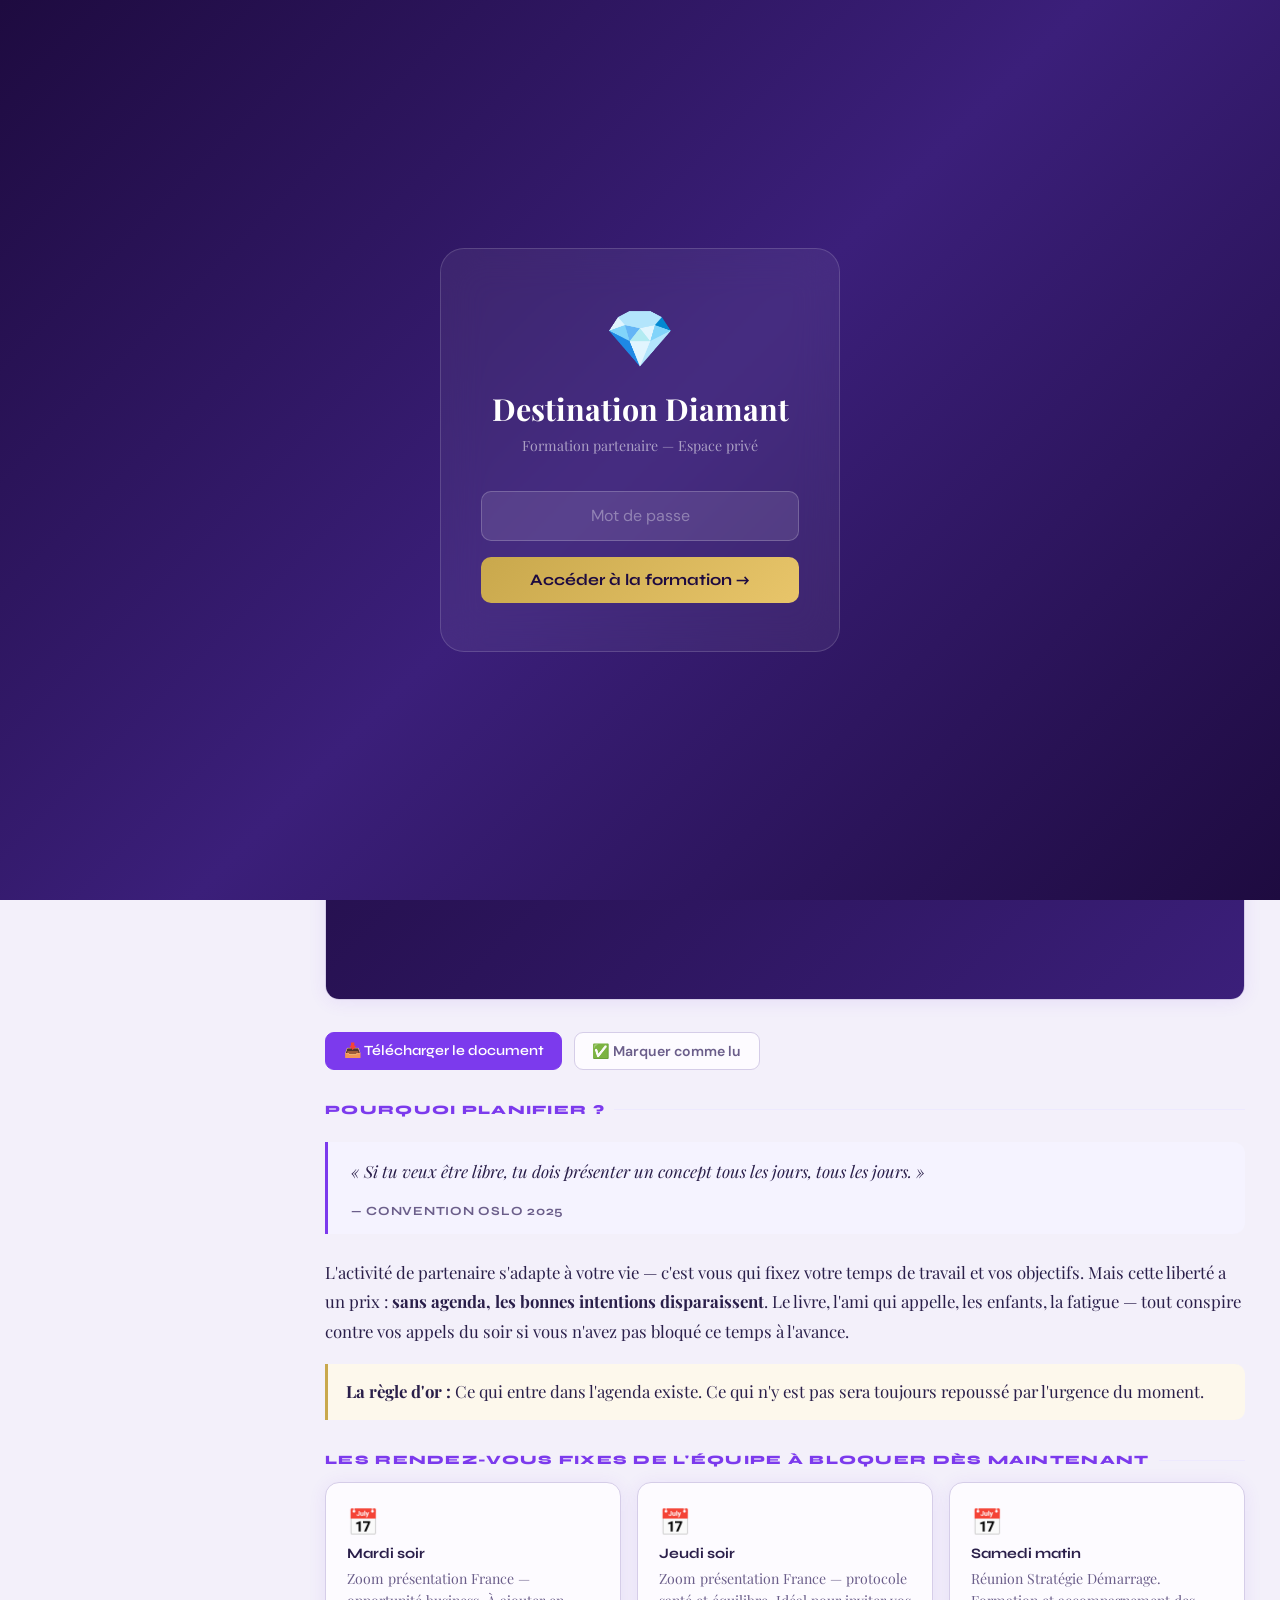
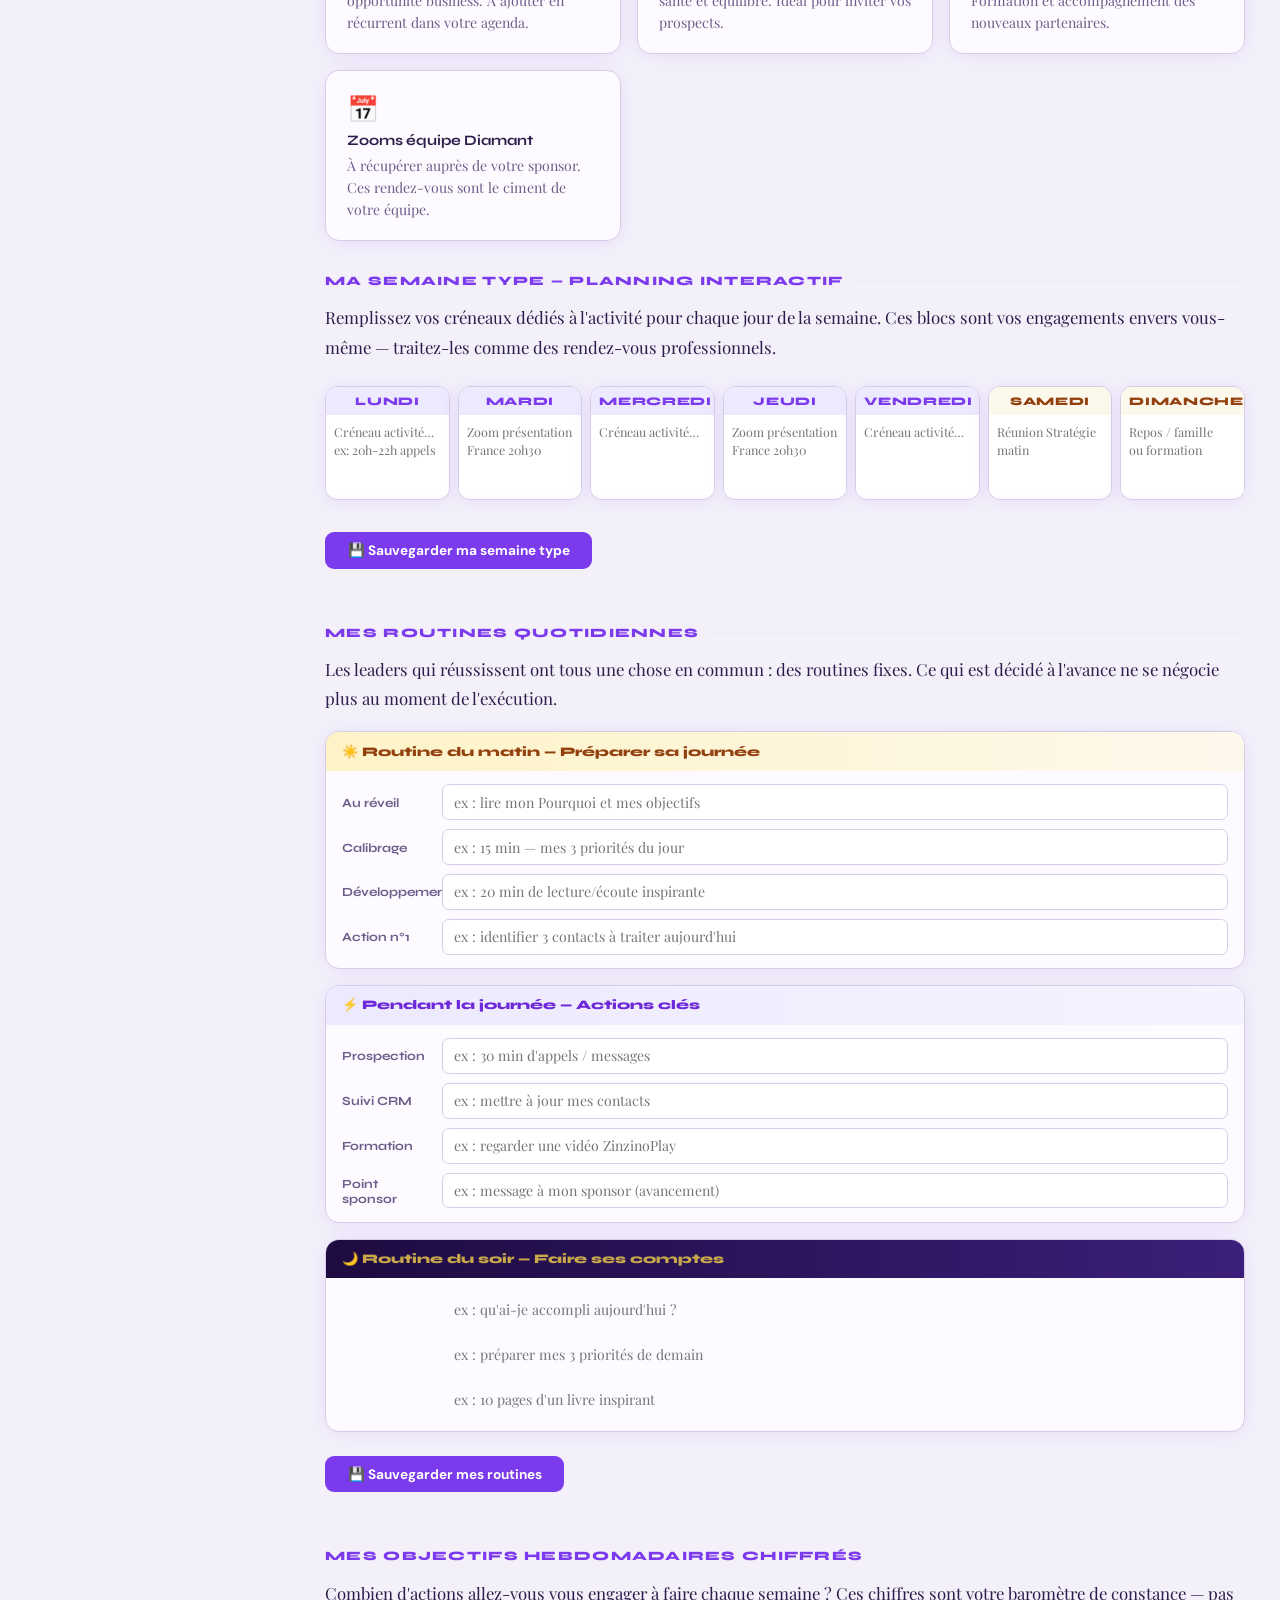
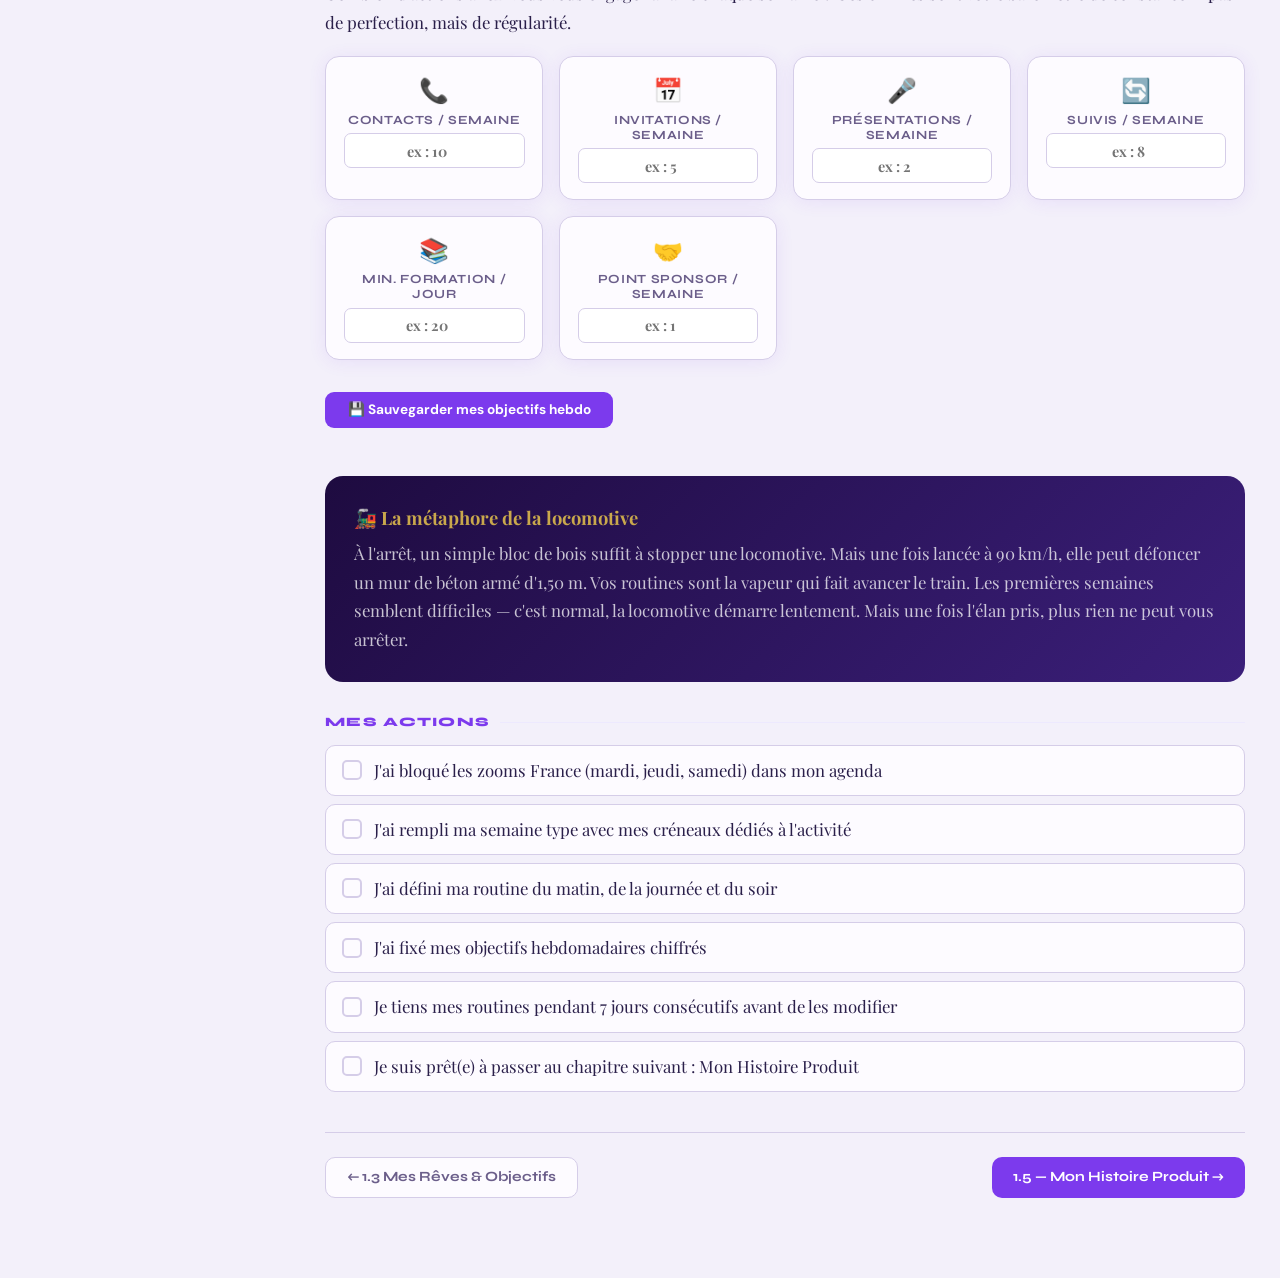
<file: module-1-4.html>
<!DOCTYPE html>
<html lang="fr">
<head>
<meta charset="UTF-8">
<meta name="viewport" content="width=device-width, initial-scale=1.0">
<meta name="robots" content="noindex, nofollow">
<title>1.4 — Ma Planification & Agenda · Destination 💎</title>
<link href="https://fonts.googleapis.com/css2?family=Playfair+Display:ital,wght@0,700;0,900;1,700&family=Syne:wght@400;600;700;800&family=DM+Sans:wght@300;400;500&display=swap" rel="stylesheet">
<link rel="stylesheet" href="dd-style.css">
<style>
/* ── STYLES SPÉCIFIQUES 1.4 ── */
.week-grid {
  display: grid;
  grid-template-columns: repeat(7, 1fr);
  gap: .5rem;
  margin: 1.5rem 0;
}
@media(max-width:700px){ .week-grid { grid-template-columns: repeat(3,1fr); } }
@media(max-width:400px){ .week-grid { grid-template-columns: repeat(2,1fr); } }

.day-card {
  background: var(--card);
  border: 1px solid var(--border);
  border-radius: 12px;
  overflow: hidden;
  box-shadow: var(--shadow);
}
.day-card .dc-hdr {
  background: var(--vm-light);
  color: var(--vm);
  font-family: 'Syne', sans-serif;
  font-weight: 800;
  font-size: .72rem;
  text-transform: uppercase;
  letter-spacing: .06em;
  padding: .45rem .5rem;
  text-align: center;
}
.day-card.we .dc-hdr { background: var(--gold-lt); color: #92400E; }
.day-card textarea {
  width: 100%;
  border: none;
  outline: none;
  padding: .5rem;
  font-family: 'Playfair Display', serif;
  font-size: .78rem;
  color: var(--text);
  background: white;
  resize: none;
  line-height: 1.4;
  min-height: 80px;
}

.routine-block {
  background: var(--card);
  border: 1px solid var(--border);
  border-radius: var(--radius);
  overflow: hidden;
  margin-bottom: 1rem;
  box-shadow: var(--shadow);
}
.rb-hdr {
  padding: .7rem 1rem;
  font-family: 'Syne', sans-serif;
  font-weight: 800;
  font-size: .82rem;
  display: flex;
  align-items: center;
  gap: .5rem;
}
.rb-matin  { background: linear-gradient(90deg,#FEF3C7,#FDF8EC); color: #92400E; }
.rb-jour   { background: linear-gradient(90deg,var(--vm-light),var(--vm-pale)); color: var(--vm2); }
.rb-soir   { background: linear-gradient(90deg,#1E0B40,#3B1F7A); color: var(--gold); }
.rb-body { padding: .85rem 1rem; display: grid; gap: .6rem; }
.rb-row {
  display: grid;
  grid-template-columns: 90px 1fr;
  gap: .6rem;
  align-items: center;
}
@media(max-width:480px){ .rb-row { grid-template-columns: 1fr; } }
.rb-time {
  font-family: 'Syne', sans-serif;
  font-size: var(--fs-xs);
  font-weight: 700;
  color: var(--text2);
}
.rb-input {
  width: 100%;
  border: 1.5px solid var(--border);
  border-radius: 7px;
  padding: .45rem .7rem;
  font-family: 'Playfair Display', serif;
  font-size: var(--fs-sm);
  color: var(--text);
  background: white;
  outline: none;
  transition: border .2s;
}
.rb-input:focus { border-color: var(--vm); }

.kpi-grid {
  display: grid;
  grid-template-columns: repeat(auto-fill, minmax(180px,1fr));
  gap: 1rem;
  margin: 1.2rem 0 1.5rem;
}
.kpi-card {
  background: var(--card);
  border: 1px solid var(--border);
  border-radius: var(--radius);
  padding: 1rem 1.1rem;
  box-shadow: var(--shadow);
  text-align: center;
}
.kpi-card .kc-icon { font-size: 1.5rem; display: block; margin-bottom: .4rem; }
.kpi-card .kc-label {
  font-family: 'Syne', sans-serif;
  font-size: var(--fs-xs);
  font-weight: 700;
  color: var(--text2);
  text-transform: uppercase;
  letter-spacing: .05em;
  margin-bottom: .4rem;
  display: block;
}
.kpi-card input {
  width: 100%;
  border: 1.5px solid var(--border);
  border-radius: 7px;
  padding: .4rem .6rem;
  font-family: 'Playfair Display', serif;
  font-size: .9rem;
  color: var(--vm);
  font-weight: 700;
  text-align: center;
  outline: none;
  transition: border .2s;
}
.kpi-card input:focus { border-color: var(--vm); }

.loco-card {
  background: linear-gradient(135deg, #1E0B40, #3B1F7A);
  border-radius: 18px;
  padding: 1.8rem;
  margin: 1.5rem 0;
  color: #fff;
}
.loco-card h3 {
  font-family: 'Playfair Display', serif;
  font-size: 1.15rem;
  color: var(--gold);
  margin-bottom: .6rem;
}
.loco-card p {
  color: rgba(255,255,255,.75);
  line-height: 1.7;
  font-size: var(--fs-base);
  margin-bottom: 0;
}
</style>
</head>
<body>

<script>function ddCheckPw(){var v=document.getElementById("pw-input").value;if(v==="Diamant"){localStorage.setItem("dd_auth","1");document.getElementById("pw-overlay").style.display="none";}else{document.getElementById("pw-err").style.display="block";document.getElementById("pw-input").value="";}}if(localStorage.getItem("dd_auth")==="1"){document.getElementById("pw-overlay").style.display="none";}document.addEventListener("keydown",function(e){if(e.key==="Enter")ddCheckPw();});</script>

<div id="pw-overlay"><div class="pw-box"><span class="pw-gem">💎</span><h1 class="pw-title">Destination Diamant</h1><p class="pw-sub">Formation partenaire — Espace privé</p><input type="password" class="pw-input" id="pw-input" placeholder="Mot de passe" autocomplete="off"><button class="pw-btn" id="pw-btn" onclick="ddCheckPw()">Accéder à la formation →</button><p class="pw-err" id="pw-err">Mot de passe incorrect. Réessayez.</p></div></div>

<div id="srch-ov"><div id="srch-box"><div class="srch-top"><span class="srch-icon">🔍</span><input type="text" id="srch-input" placeholder="Rechercher dans toute la formation…" oninput="ddDoSearch(this.value)" autocomplete="off"><button class="srch-close" onclick="ddCloseSrch()">✕</button></div><div id="srch-results"><div class="srch-hint">Tapez un mot-clé pour chercher dans tous les modules</div></div></div></div>

<header>
  <button class="hdr-menu-btn" onclick="ddToggleSidebar()"><svg width="22" height="22" viewBox="0 0 22 22" fill="none"><rect y="4" width="22" height="2" rx="1" fill="currentColor"/><rect y="10" width="22" height="2" rx="1" fill="currentColor"/><rect y="16" width="22" height="2" rx="1" fill="currentColor"/></svg></button>
  <a class="hdr-logo" href="index.html">Destination <span>💎</span></a>
  <div class="hdr-spacer"></div>
  <button class="hdr-btn" id="audio-btn" onclick="ddToggleAudio()">🔊 Écouter</button>
  <button class="hdr-btn" onclick="ddOpenSrch()">🔍 Rechercher</button>
</header>

<div id="sb-overlay"></div>
<div class="layout">

<aside id="sidebar">
  <a class="sb-logo" href="index.html">Destination <span>💎</span></a>
  <div class="sb-progress-label" id="sb-pct-label">0% complété</div>
  <div class="sb-progress"><div class="sb-progress-fill" id="sb-pfill" style="width:0%"></div></div>
  <div class="sb-group"><div class="sb-group-hdr open" onclick="ddToggleGroup(this)"><span class="sb-mod-num">01</span> Bienvenue — Mes Fondations<span class="sb-arrow">▶</span></div><div class="sb-items open">
    <a class="sb-item" href="module-1-1.html"><span class="sb-item-num">1.1</span> Mon Engagement & Ma Décision<span class="sb-chk" data-id="m1-1" onclick="ddToggleChk(event,'m1-1')"></span></a>
    <a class="sb-item" href="module-1-2.html"><span class="sb-item-num">1.2</span> Mon Pourquoi<span class="sb-chk" data-id="m1-2" onclick="ddToggleChk(event,'m1-2')"></span></a>
    <a class="sb-item" href="module-1-3.html"><span class="sb-item-num">1.3</span> Mes Rêves & Objectifs SMART<span class="sb-chk" data-id="m1-3" onclick="ddToggleChk(event,'m1-3')"></span></a>
    <a class="sb-item active" href="module-1-4.html"><span class="sb-item-num">1.4</span> Ma Planification & Agenda<span class="sb-chk" data-id="m1-4" onclick="ddToggleChk(event,'m1-4')"></span></a>
    <a class="sb-item" href="module-1-5.html"><span class="sb-item-num">1.5</span> Mon Histoire Produit<span class="sb-chk" data-id="m1-5" onclick="ddToggleChk(event,'m1-5')"></span></a>
    <a class="sb-item" href="module-1-6.html"><span class="sb-item-num">1.6</span> Histoire de l'Entreprise<span class="sb-chk" data-id="m1-6" onclick="ddToggleChk(event,'m1-6')"></span></a>
  </div></div>
  <div class="sb-group"><div class="sb-group-hdr" onclick="ddToggleGroup(this)"><span class="sb-mod-num">02</span> Les 33 Erreurs<span class="sb-arrow">▶</span></div><div class="sb-items"><a class="sb-item" href="module-2.html"><span class="sb-item-num">2</span> Les 33 erreurs à éviter<span class="sb-chk" data-id="m2" onclick="ddToggleChk(event,'m2')"></span></a></div></div>
  <div class="sb-group"><div class="sb-group-hdr" onclick="ddToggleGroup(this)"><span class="sb-mod-num">03</span> Prospection Organique<span class="sb-arrow">▶</span></div><div class="sb-items">
    <a class="sb-item" href="module-3a.html"><span class="sb-item-num">3a</span> La Liste de Noms<span class="sb-chk" data-id="m3a" onclick="ddToggleChk(event,'m3a')"></span></a>
    <a class="sb-item" href="module-3b.html"><span class="sb-item-num">3b</span> L'Édification<span class="sb-chk" data-id="m3b" onclick="ddToggleChk(event,'m3b')"></span></a>
    <a class="sb-item" href="module-3c.html"><span class="sb-item-num">3c</span> L'Invitation<span class="sb-chk" data-id="m3c" onclick="ddToggleChk(event,'m3c')"></span></a>
    <a class="sb-item" href="module-3d.html"><span class="sb-item-num">3d</span> Les Objections<span class="sb-chk" data-id="m3d" onclick="ddToggleChk(event,'m3d')"></span></a>
    <a class="sb-item" href="module-3e.html"><span class="sb-item-num">3e</span> Bibliothèque & Culture MLM<span class="sb-chk" data-id="m3e" onclick="ddToggleChk(event,'m3e')"></span></a>
  </div></div>
  <div class="sb-group"><div class="sb-group-hdr" onclick="ddToggleGroup(this)"><span class="sb-mod-num">04</span> Démarrage<span class="sb-arrow">▶</span></div><div class="sb-items">
    <a class="sb-item" href="module-4a.html"><span class="sb-item-num">4a</span> Inscription & Statut<span class="sb-chk" data-id="m4a" onclick="ddToggleChk(event,'m4a')"></span></a>
    <a class="sb-item" href="module-4b.html"><span class="sb-item-num">4b</span> Adhésion, Pack & Z4F<span class="sb-chk" data-id="m4b" onclick="ddToggleChk(event,'m4b')"></span></a>
    <a class="sb-item" href="module-4c.html"><span class="sb-item-num">4c</span> Fast Start<span class="sb-chk" data-id="m4c" onclick="ddToggleChk(event,'m4c')"></span></a>
    <a class="sb-item" href="module-4d.html"><span class="sb-item-num">4d</span> Règles & Outils<span class="sb-chk" data-id="m4d" onclick="ddToggleChk(event,'m4d')"></span></a>
    <a class="sb-item" href="module-4e.html"><span class="sb-item-num">4e</span> Inauguration<span class="sb-chk" data-id="m4e" onclick="ddToggleChk(event,'m4e')"></span></a>
    <a class="sb-item" href="module-4f.html"><span class="sb-item-num">4f</span> Les Événements<span class="sb-chk" data-id="m4f" onclick="ddToggleChk(event,'m4f')"></span></a>
  </div></div>
  <div class="sb-group"><div class="sb-group-hdr" onclick="ddToggleGroup(this)"><span class="sb-mod-num">4★</span> Les Outils<span class="sb-arrow">▶</span></div><div class="sb-items"><a class="sb-item" href="module-4bis.html"><span class="sb-item-num">4★</span> Mes Outils & Ressources<span class="sb-chk" data-id="m4bis" onclick="ddToggleChk(event,'m4bis')"></span></a></div></div>
  <div class="sb-group"><div class="sb-group-hdr coming"><span class="sb-mod-num">05</span> La Présentation & Closing</div></div>
  <div class="sb-group"><div class="sb-group-hdr coming"><span class="sb-mod-num">06</span> Plan de Rémunération</div></div>
  <div class="sb-group"><div class="sb-group-hdr coming"><span class="sb-mod-num">07</span> Prospection Réseaux Sociaux</div></div>
</aside>

<main id="main-content">

  <div class="mod-hero">
    <div class="mod-hero-badge">🌟 Module 1 · Chapitre 4</div>
    <h1>Ma Planification<br>&amp; <em>Mon Agenda</em></h1>
    <p class="mod-hero-sub">Ce qui n'est pas planifié n'existe pas. Votre agenda est votre outil de liberté — c'est lui qui transforme vos objectifs en actions concrètes chaque semaine.</p>
  </div>

  <div class="video-wrap">
    <div class="video-label">🎬 Vidéo du chapitre</div>
    <!-- REMPLACER par : <iframe class="video-iframe" src="https://www.youtube.com/embed/XXXXXXXX" allowfullscreen></iframe> -->
    <div class="video-placeholder"><span class="vp-icon">▶️</span><span class="vp-txt">Vidéo à venir — remplacez ce bloc par un iframe YouTube</span></div>
  </div>

  <div class="action-bar">
    <!-- REMPLACER href="#" par le lien Google Doc du chapitre -->
    <a class="action-btn primary" href="#" target="_blank">📥 Télécharger le document</a>
    <button class="action-btn" onclick="ddMarkDone('m1-4',this)">✅ Marquer comme lu</button>
  </div>

  <div class="slbl">Pourquoi planifier ?</div>

  <div class="quote-block">
    <p>« Si tu veux être libre, tu dois présenter un concept tous les jours, tous les jours. »</p>
    <cite>— Convention Oslo 2025</cite>
  </div>

  <p>L'activité de partenaire s'adapte à votre vie — c'est vous qui fixez votre temps de travail et vos objectifs. Mais cette liberté a un prix : <strong>sans agenda, les bonnes intentions disparaissent</strong>. Le livre, l'ami qui appelle, les enfants, la fatigue — tout conspire contre vos appels du soir si vous n'avez pas bloqué ce temps à l'avance.</p>

  <div class="hl"><strong>La règle d'or :</strong> Ce qui entre dans l'agenda existe. Ce qui n'y est pas sera toujours repoussé par l'urgence du moment.</div>

  <div class="slbl">Les rendez-vous fixes de l'équipe à bloquer dès maintenant</div>

  <div class="cards-grid">
    <div class="ccard"><span class="cc-icon">📅</span><div class="cc-title">Mardi soir</div><div class="cc-text">Zoom présentation France — opportunité business. À ajouter en récurrent dans votre agenda.</div></div>
    <div class="ccard"><span class="cc-icon">📅</span><div class="cc-title">Jeudi soir</div><div class="cc-text">Zoom présentation France — protocole santé et équilibre. Idéal pour inviter vos prospects.</div></div>
    <div class="ccard"><span class="cc-icon">📅</span><div class="cc-title">Samedi matin</div><div class="cc-text">Réunion Stratégie Démarrage. Formation et accompagnement des nouveaux partenaires.</div></div>
    <div class="ccard"><span class="cc-icon">📅</span><div class="cc-title">Zooms équipe Diamant</div><div class="cc-text">À récupérer auprès de votre sponsor. Ces rendez-vous sont le ciment de votre équipe.</div></div>
  </div>

  <div class="slbl">Ma semaine type — planning interactif</div>

  <p>Remplissez vos créneaux dédiés à l'activité pour chaque jour de la semaine. Ces blocs sont vos engagements envers vous-même — traitez-les comme des rendez-vous professionnels.</p>

  <div class="week-grid">
    <div class="day-card"><div class="dc-hdr">Lundi</div><textarea id="w-lun" placeholder="Créneau activité…&#10;ex: 20h-22h appels" oninput="saveWeek()"></textarea></div>
    <div class="day-card"><div class="dc-hdr">Mardi</div><textarea id="w-mar" placeholder="Zoom présentation&#10;France 20h30" oninput="saveWeek()"></textarea></div>
    <div class="day-card"><div class="dc-hdr">Mercredi</div><textarea id="w-mer" placeholder="Créneau activité…" oninput="saveWeek()"></textarea></div>
    <div class="day-card"><div class="dc-hdr">Jeudi</div><textarea id="w-jeu" placeholder="Zoom présentation&#10;France 20h30" oninput="saveWeek()"></textarea></div>
    <div class="day-card"><div class="dc-hdr">Vendredi</div><textarea id="w-ven" placeholder="Créneau activité…" oninput="saveWeek()"></textarea></div>
    <div class="day-card we"><div class="dc-hdr">Samedi</div><textarea id="w-sam" placeholder="Réunion Stratégie&#10;matin" oninput="saveWeek()"></textarea></div>
    <div class="day-card we"><div class="dc-hdr">Dimanche</div><textarea id="w-dim" placeholder="Repos / famille&#10;ou formation" oninput="saveWeek()"></textarea></div>
  </div>
  <button class="save-btn" onclick="saveWeek()">💾 Sauvegarder ma semaine type</button>

  <div class="slbl">Mes routines quotidiennes</div>

  <p>Les leaders qui réussissent ont tous une chose en commun : des routines fixes. Ce qui est décidé à l'avance ne se négocie plus au moment de l'exécution.</p>

  <div class="routine-block">
    <div class="rb-hdr rb-matin">☀️ Routine du matin — Préparer sa journée</div>
    <div class="rb-body">
      <div class="rb-row"><span class="rb-time">Au réveil</span><input class="rb-input" id="rm-1" placeholder="ex : lire mon Pourquoi et mes objectifs" oninput="saveRoutines()"></div>
      <div class="rb-row"><span class="rb-time">Calibrage</span><input class="rb-input" id="rm-2" placeholder="ex : 15 min — mes 3 priorités du jour" oninput="saveRoutines()"></div>
      <div class="rb-row"><span class="rb-time">Développement</span><input class="rb-input" id="rm-3" placeholder="ex : 20 min de lecture/écoute inspirante" oninput="saveRoutines()"></div>
      <div class="rb-row"><span class="rb-time">Action n°1</span><input class="rb-input" id="rm-4" placeholder="ex : identifier 3 contacts à traiter aujourd'hui" oninput="saveRoutines()"></div>
    </div>
  </div>

  <div class="routine-block">
    <div class="rb-hdr rb-jour">⚡ Pendant la journée — Actions clés</div>
    <div class="rb-body">
      <div class="rb-row"><span class="rb-time">Prospection</span><input class="rb-input" id="rj-1" placeholder="ex : 30 min d'appels / messages" oninput="saveRoutines()"></div>
      <div class="rb-row"><span class="rb-time">Suivi CRM</span><input class="rb-input" id="rj-2" placeholder="ex : mettre à jour mes contacts" oninput="saveRoutines()"></div>
      <div class="rb-row"><span class="rb-time">Formation</span><input class="rb-input" id="rj-3" placeholder="ex : regarder une vidéo ZinzinoPlay" oninput="saveRoutines()"></div>
      <div class="rb-row"><span class="rb-time">Point sponsor</span><input class="rb-input" id="rj-4" placeholder="ex : message à mon sponsor (avancement)" oninput="saveRoutines()"></div>
    </div>
  </div>

  <div class="routine-block">
    <div class="rb-hdr rb-soir">🌙 Routine du soir — Faire ses comptes</div>
    <div class="rb-body">
      <div class="rb-row"><span class="rb-time" style="color:rgba(255,255,255,.6)">Bilan</span><input class="rb-input" id="rs-1" placeholder="ex : qu'ai-je accompli aujourd'hui ?" oninput="saveRoutines()" style="background:rgba(255,255,255,.08);border-color:rgba(255,255,255,.2);color:#fff;"></div>
      <div class="rb-row"><span class="rb-time" style="color:rgba(255,255,255,.6)">Demain</span><input class="rb-input" id="rs-2" placeholder="ex : préparer mes 3 priorités de demain" oninput="saveRoutines()" style="background:rgba(255,255,255,.08);border-color:rgba(255,255,255,.2);color:#fff;"></div>
      <div class="rb-row"><span class="rb-time" style="color:rgba(255,255,255,.6)">Lecture</span><input class="rb-input" id="rs-3" placeholder="ex : 10 pages d'un livre inspirant" oninput="saveRoutines()" style="background:rgba(255,255,255,.08);border-color:rgba(255,255,255,.2);color:#fff;"></div>
    </div>
  </div>
  <button class="save-btn" onclick="saveRoutines()">💾 Sauvegarder mes routines</button>

  <div class="slbl">Mes objectifs hebdomadaires chiffrés</div>

  <p>Combien d'actions allez-vous vous engager à faire chaque semaine ? Ces chiffres sont votre baromètre de constance — pas de perfection, mais de régularité.</p>

  <div class="kpi-grid">
    <div class="kpi-card"><span class="kc-icon">📞</span><span class="kc-label">Contacts / semaine</span><input type="number" id="kpi-contacts" placeholder="ex : 10" oninput="saveKpis()"></div>
    <div class="kpi-card"><span class="kc-icon">📅</span><span class="kc-label">Invitations / semaine</span><input type="number" id="kpi-invit" placeholder="ex : 5" oninput="saveKpis()"></div>
    <div class="kpi-card"><span class="kc-icon">🎤</span><span class="kc-label">Présentations / semaine</span><input type="number" id="kpi-pres" placeholder="ex : 2" oninput="saveKpis()"></div>
    <div class="kpi-card"><span class="kc-icon">🔄</span><span class="kc-label">Suivis / semaine</span><input type="number" id="kpi-suivi" placeholder="ex : 8" oninput="saveKpis()"></div>
    <div class="kpi-card"><span class="kc-icon">📚</span><span class="kc-label">Min. formation / jour</span><input type="number" id="kpi-form" placeholder="ex : 20" oninput="saveKpis()"></div>
    <div class="kpi-card"><span class="kc-icon">🤝</span><span class="kc-label">Point sponsor / semaine</span><input type="number" id="kpi-sponsor" placeholder="ex : 1" oninput="saveKpis()"></div>
  </div>
  <button class="save-btn" onclick="saveKpis()">💾 Sauvegarder mes objectifs hebdo</button>

  <div class="loco-card">
    <h3>🚂 La métaphore de la locomotive</h3>
    <p>À l'arrêt, un simple bloc de bois suffit à stopper une locomotive. Mais une fois lancée à 90 km/h, elle peut défoncer un mur de béton armé d'1,50 m. Vos routines sont la vapeur qui fait avancer le train. Les premières semaines semblent difficiles — c'est normal, la locomotive démarre lentement. Mais une fois l'élan pris, plus rien ne peut vous arrêter.</p>
  </div>

  <div class="slbl">Mes actions</div>
  <ul class="checklist">
    <li onclick="ddToggleCl(this)"><div class="cl-box"></div>J'ai bloqué les zooms France (mardi, jeudi, samedi) dans mon agenda</li>
    <li onclick="ddToggleCl(this)"><div class="cl-box"></div>J'ai rempli ma semaine type avec mes créneaux dédiés à l'activité</li>
    <li onclick="ddToggleCl(this)"><div class="cl-box"></div>J'ai défini ma routine du matin, de la journée et du soir</li>
    <li onclick="ddToggleCl(this)"><div class="cl-box"></div>J'ai fixé mes objectifs hebdomadaires chiffrés</li>
    <li onclick="ddToggleCl(this)"><div class="cl-box"></div>Je tiens mes routines pendant 7 jours consécutifs avant de les modifier</li>
    <li onclick="ddToggleCl(this)"><div class="cl-box"></div>Je suis prêt(e) à passer au chapitre suivant : Mon Histoire Produit</li>
  </ul>

  <div class="nav-btns">
    <a class="nav-btn nav-btn-prev" href="module-1-3.html">← 1.3 Mes Rêves & Objectifs</a>
    <a class="nav-btn nav-btn-next" href="module-1-5.html">1.5 — Mon Histoire Produit →</a>
  </div>

</main>
</div>

<script src="search-index.js"></script>
<script src="dd-app.js"></script>
<script>
ddInit('m1-4');

// Semaine type
const DAYS = ['lun','mar','mer','jeu','ven','sam','dim'];
function saveWeek(){const d={};DAYS.forEach(k=>{const el=document.getElementById('w-'+k);if(el)d[k]=el.value;});localStorage.setItem('dd_week',JSON.stringify(d));}
function loadWeek(){const s=localStorage.getItem('dd_week');if(!s)return;const d=JSON.parse(s);DAYS.forEach(k=>{const el=document.getElementById('w-'+k);if(el&&d[k])el.value=d[k];});}

// Routines
const RID=['rm-1','rm-2','rm-3','rm-4','rj-1','rj-2','rj-3','rj-4','rs-1','rs-2','rs-3'];
function saveRoutines(){const d={};RID.forEach(k=>{const el=document.getElementById(k);if(el)d[k]=el.value;});localStorage.setItem('dd_routines',JSON.stringify(d));}
function loadRoutines(){const s=localStorage.getItem('dd_routines');if(!s)return;const d=JSON.parse(s);RID.forEach(k=>{const el=document.getElementById(k);if(el&&d[k])el.value=d[k];});}

// KPIs
const KPIS=['contacts','invit','pres','suivi','form','sponsor'];
function saveKpis(){const d={};KPIS.forEach(k=>{const el=document.getElementById('kpi-'+k);if(el)d[k]=el.value;});localStorage.setItem('dd_kpis',JSON.stringify(d));}
function loadKpis(){const s=localStorage.getItem('dd_kpis');if(!s)return;const d=JSON.parse(s);KPIS.forEach(k=>{const el=document.getElementById('kpi-'+k);if(el&&d[k])el.value=d[k];});}

loadWeek();loadRoutines();loadKpis();
</script>
</body>
</html>
</file>
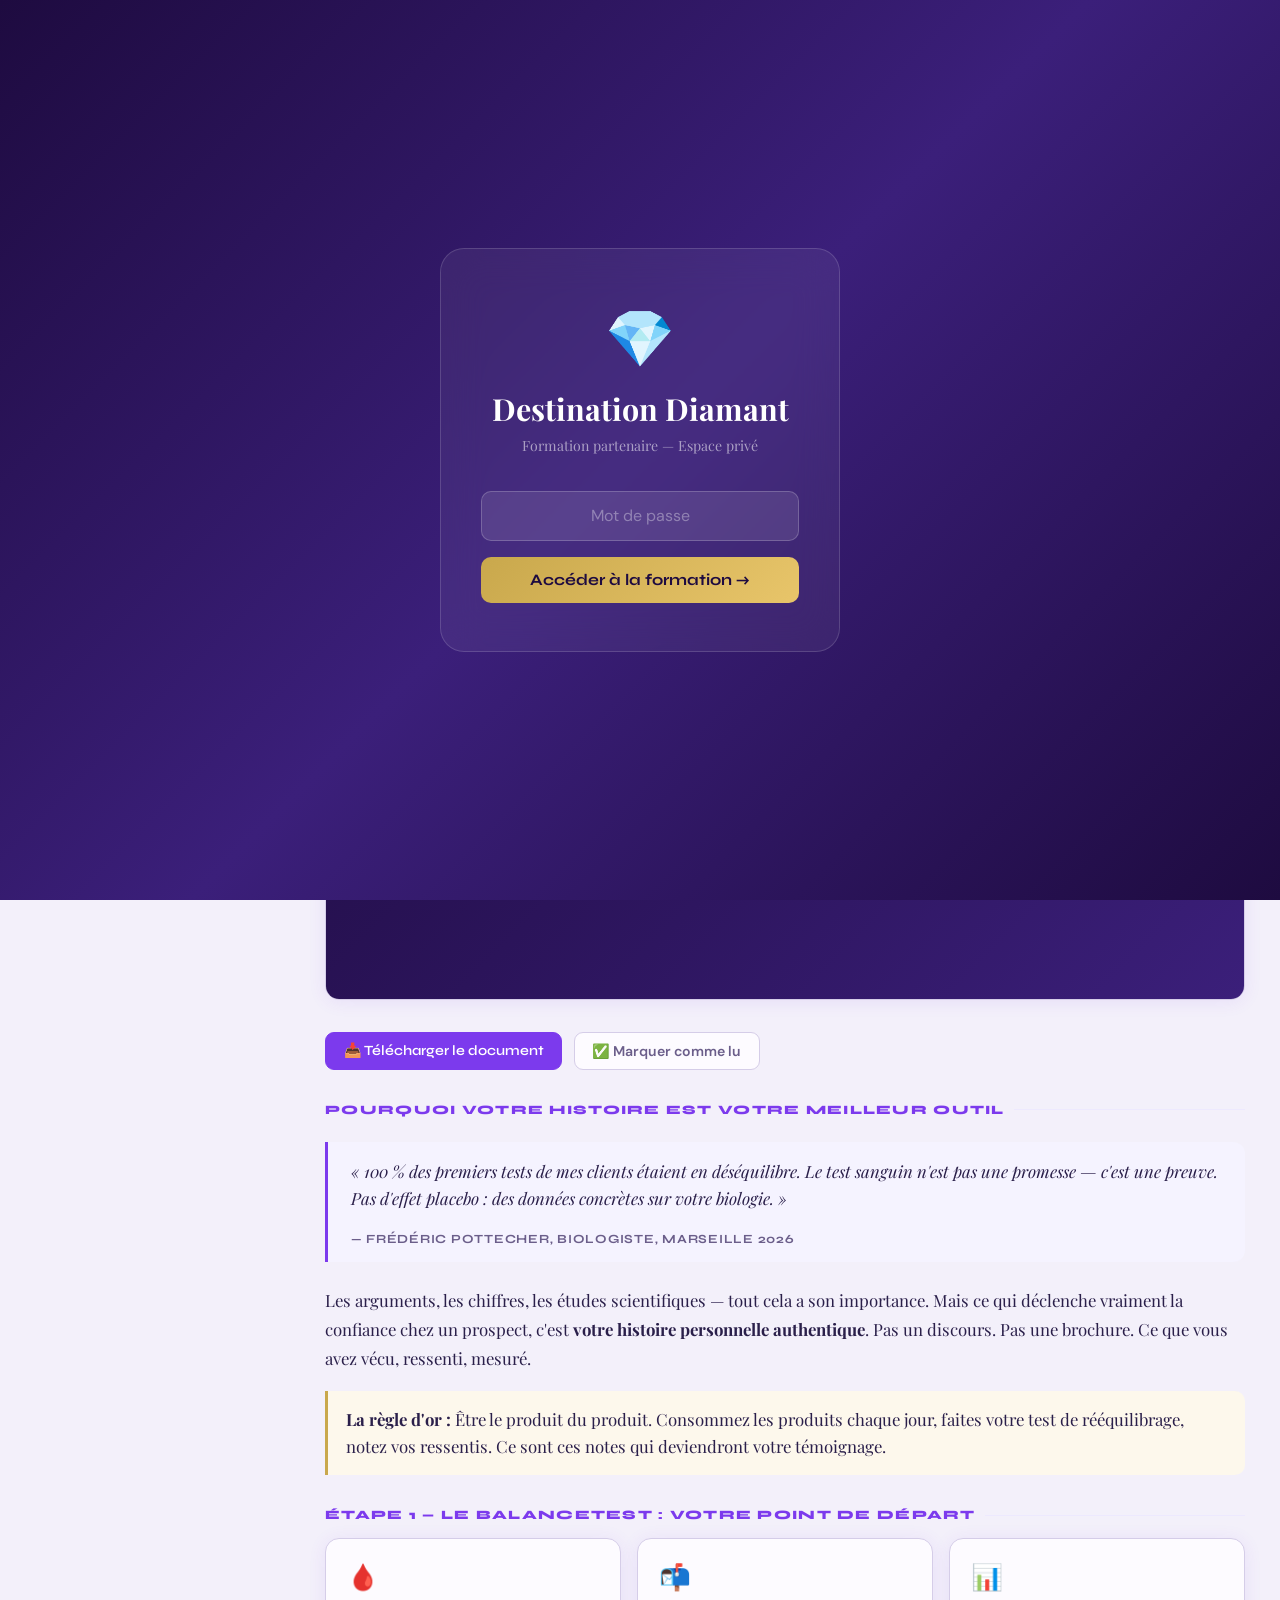
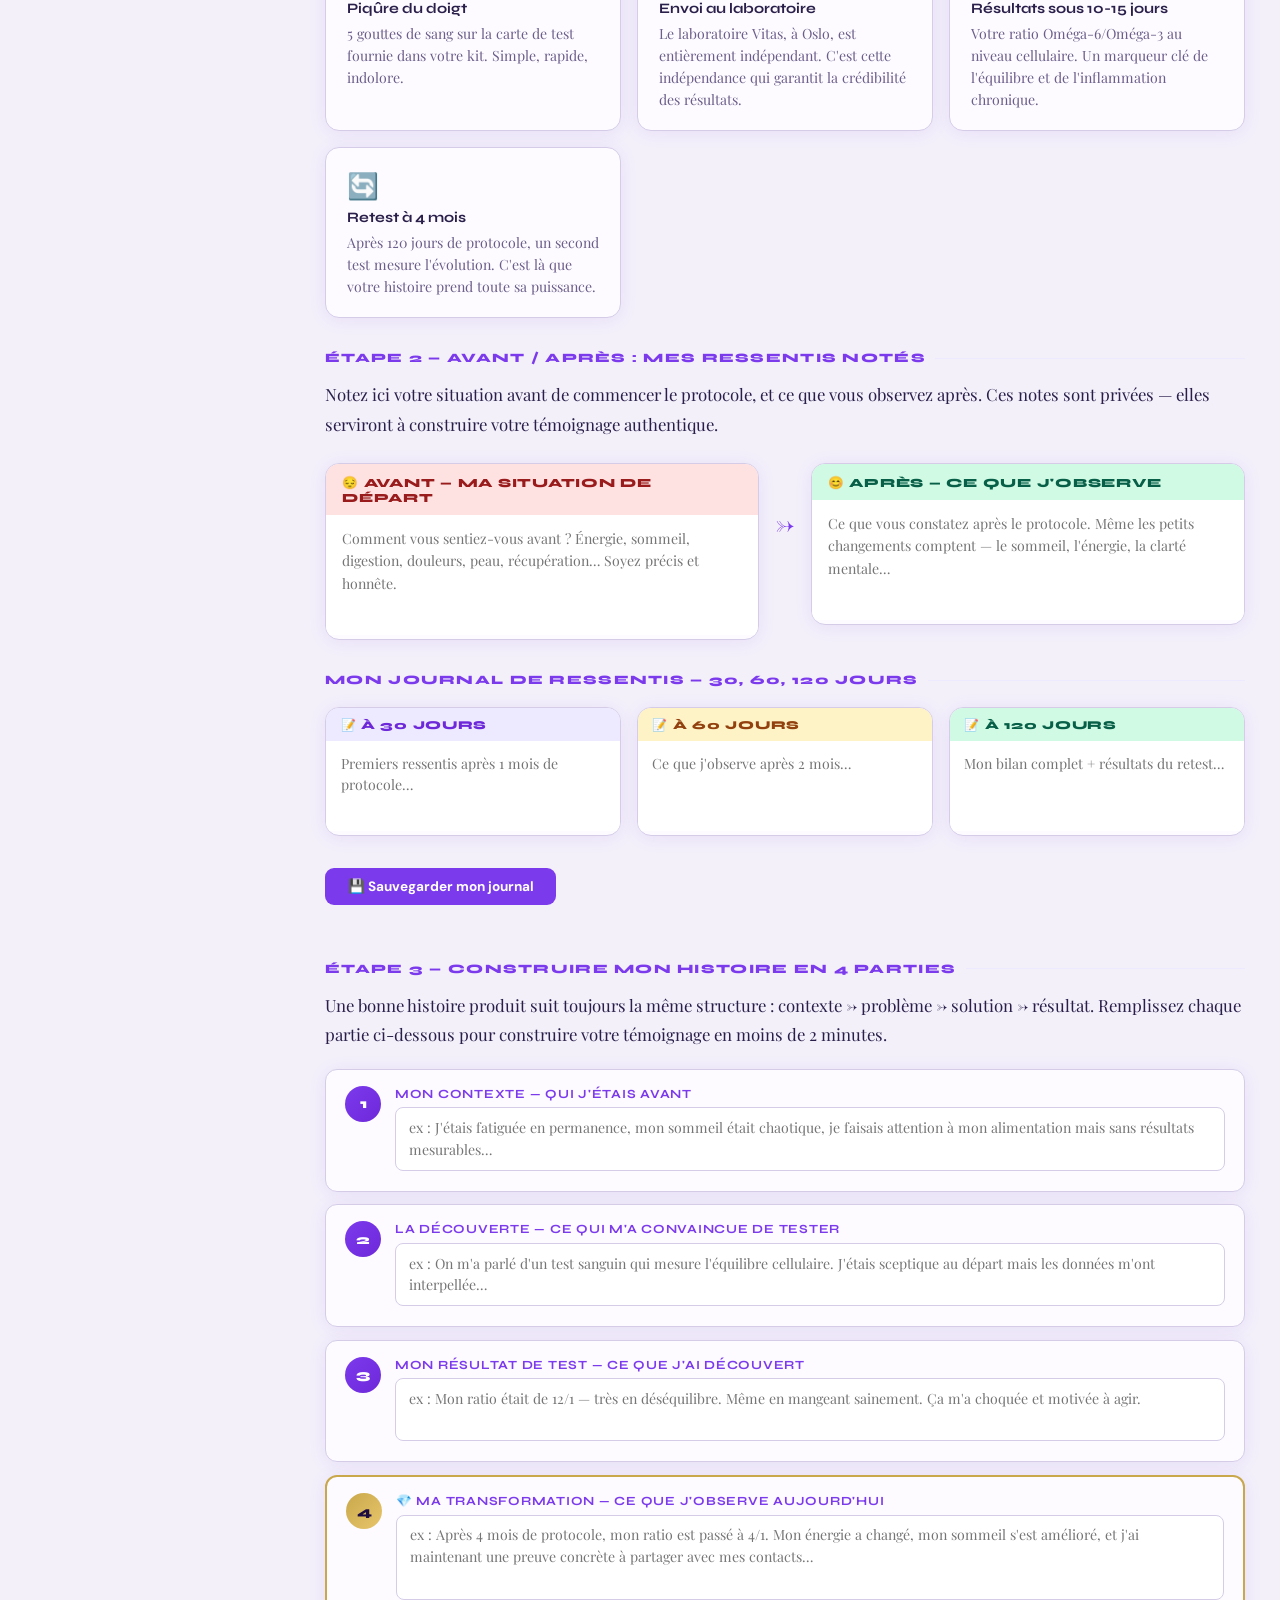
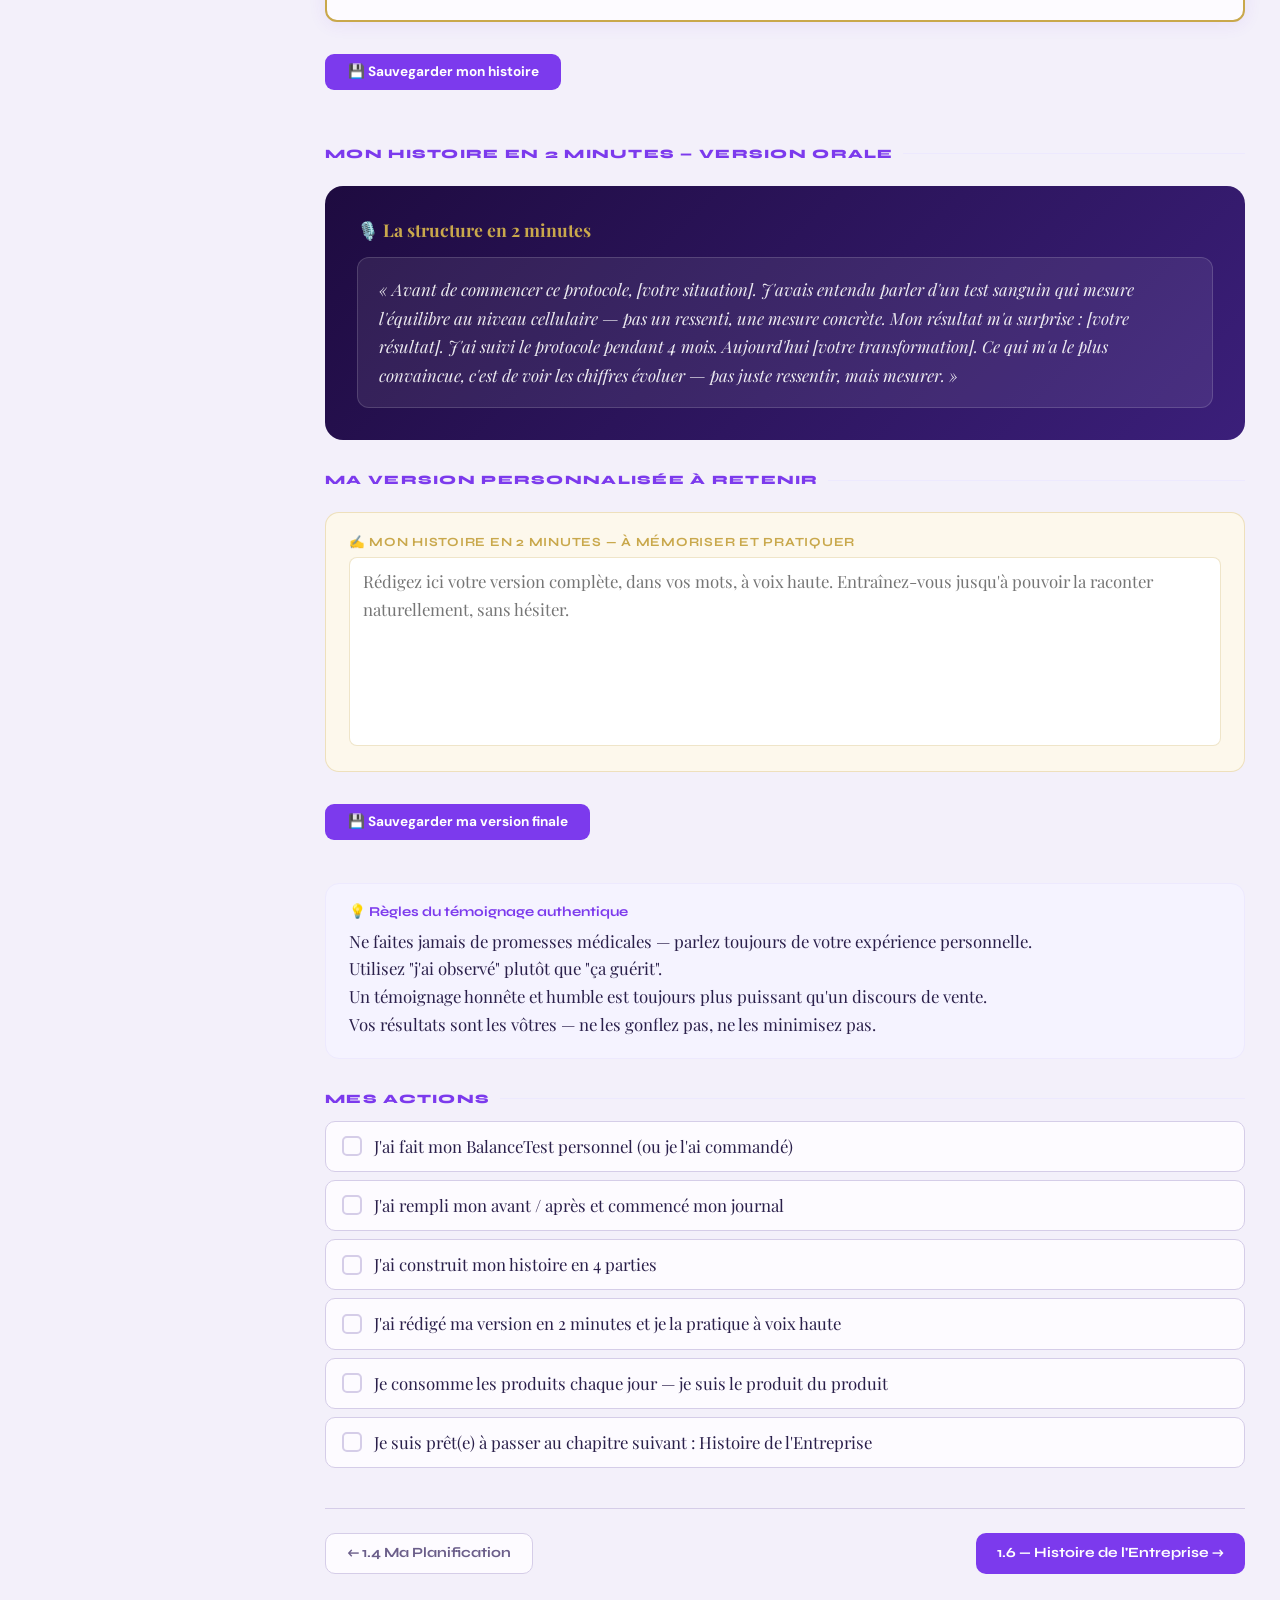
<file: module-1-5.html>
<!DOCTYPE html>
<html lang="fr">
<head>
<meta charset="UTF-8">
<meta name="viewport" content="width=device-width, initial-scale=1.0">
<meta name="robots" content="noindex, nofollow">
<title>1.5 — Mon Histoire Produit · Destination 💎</title>
<link href="https://fonts.googleapis.com/css2?family=Playfair+Display:ital,wght@0,700;0,900;1,700&family=Syne:wght@400;600;700;800&family=DM+Sans:wght@300;400;500&display=swap" rel="stylesheet">
<link rel="stylesheet" href="dd-style.css">
<style>
/* Structure AVT/APR */
.avt-apr {
  display: grid;
  grid-template-columns: 1fr auto 1fr;
  gap: 1rem;
  margin: 1.5rem 0;
  align-items: start;
}
@media(max-width:600px){ .avt-apr { grid-template-columns: 1fr; } }
.avt-apr .arrow-col {
  display: flex; align-items: center; justify-content: center;
  padding-top: 2.5rem; font-size: 1.8rem; color: var(--vm);
}
@media(max-width:600px){ .avt-apr .arrow-col { padding: .5rem 0; font-size: 1.4rem; transform: rotate(90deg); } }
.avt-card {
  background: var(--card);
  border: 1px solid var(--border);
  border-radius: var(--radius);
  overflow: hidden;
  box-shadow: var(--shadow);
}
.avt-card .ac-hdr {
  padding: .65rem 1rem;
  font-family: 'Syne', sans-serif;
  font-weight: 800; font-size: .78rem;
  text-transform: uppercase; letter-spacing: .06em;
}
.avt-hdr-before { background: #FEE2E2; color: #991B1B; }
.avt-hdr-after  { background: #D1FAE5; color: #065F46; }
.avt-card textarea {
  width: 100%; border: none; outline: none;
  padding: .8rem 1rem;
  font-family: 'Playfair Display', serif;
  font-size: var(--fs-sm); color: var(--text);
  background: white; resize: none; line-height: 1.6;
  min-height: 120px;
}

/* Structure histoire */
.story-steps {
  display: grid; gap: .8rem; margin: 1.2rem 0 1.5rem;
}
.story-step {
  background: var(--card);
  border: 1px solid var(--border);
  border-radius: 12px;
  padding: 1rem 1.2rem;
  display: grid;
  grid-template-columns: 36px 1fr;
  gap: .85rem;
  align-items: start;
  box-shadow: var(--shadow);
}
.ss-num {
  width: 36px; height: 36px;
  background: linear-gradient(135deg, var(--vm), var(--vm2));
  color: #fff; border-radius: 50%;
  display: flex; align-items: center; justify-content: center;
  font-family: 'Syne', sans-serif; font-weight: 800; font-size: .85rem;
  flex-shrink: 0;
}
.ss-content label {
  display: block; font-family: 'Syne', sans-serif;
  font-size: var(--fs-xs); font-weight: 700;
  color: var(--vm); text-transform: uppercase; letter-spacing: .06em;
  margin-bottom: .4rem;
}
.ss-content textarea {
  width: 100%; border: 1.5px solid var(--border);
  border-radius: 8px; padding: .55rem .8rem;
  font-family: 'Playfair Display', serif;
  font-size: var(--fs-sm); color: var(--text);
  background: white; outline: none; resize: none;
  line-height: 1.55; transition: border .2s;
}
.ss-content textarea:focus { border-color: var(--vm); }

/* Ressentis timeline */
.ressenti-grid {
  display: grid;
  grid-template-columns: repeat(3, 1fr);
  gap: 1rem; margin: 1.2rem 0 1.5rem;
}
@media(max-width:600px){ .ressenti-grid { grid-template-columns: 1fr; } }
.ressenti-card {
  background: var(--card);
  border: 1px solid var(--border);
  border-radius: var(--radius); overflow: hidden;
  box-shadow: var(--shadow);
}
.rc-hdr {
  padding: .6rem .9rem;
  font-family: 'Syne', sans-serif; font-weight: 800;
  font-size: .75rem; text-transform: uppercase; letter-spacing: .06em;
  display: flex; align-items: center; gap: .4rem;
}
.rc-30 { background: var(--vm-light); color: var(--vm2); }
.rc-60 { background: #FEF3C7; color: #92400E; }
.rc-120 { background: #D1FAE5; color: #065F46; }
.ressenti-card textarea {
  width: 100%; border: none; outline: none;
  padding: .7rem .9rem;
  font-family: 'Playfair Display', serif;
  font-size: var(--fs-sm); color: var(--text);
  background: white; resize: none; line-height: 1.5;
  min-height: 90px;
}

/* Script 2 min */
.script-box {
  background: linear-gradient(135deg, #1E0B40, #3B1F7A);
  border-radius: 18px; padding: 2rem;
  margin: 1.5rem 0; color: #fff;
}
.script-box h3 {
  font-family: 'Playfair Display', serif;
  font-size: 1.1rem; color: var(--gold); margin-bottom: 1rem;
}
.script-bubble {
  background: rgba(255,255,255,.08);
  border: 1px solid rgba(255,255,255,.15);
  border-radius: 12px; padding: 1.1rem 1.3rem;
  font-family: 'Playfair Display', serif;
  font-size: var(--fs-base); font-style: italic;
  color: rgba(255,255,255,.9); line-height: 1.7;
}

/* Note perso */
.note-perso {
  background: var(--gold-lt);
  border: 1px solid rgba(201,168,76,.3);
  border-radius: var(--radius); padding: 1.3rem 1.4rem;
  margin: 1.5rem 0;
}
.note-perso label {
  display: block; font-family: 'Syne', sans-serif;
  font-size: var(--fs-xs); font-weight: 700;
  color: var(--gold); text-transform: uppercase;
  letter-spacing: .06em; margin-bottom: .5rem;
}
.note-perso textarea {
  width: 100%; border: 1.5px solid rgba(201,168,76,.3);
  border-radius: 8px; padding: .65rem .85rem;
  font-family: 'Playfair Display', serif;
  font-size: var(--fs-base); color: var(--text);
  background: white; outline: none; resize: none;
  line-height: 1.65; transition: border .2s;
}
.note-perso textarea:focus { border-color: var(--gold); }
</style>
</head>
<body>

<script>function ddCheckPw(){var v=document.getElementById("pw-input").value;if(v==="Diamant"){localStorage.setItem("dd_auth","1");document.getElementById("pw-overlay").style.display="none";}else{document.getElementById("pw-err").style.display="block";document.getElementById("pw-input").value="";}}if(localStorage.getItem("dd_auth")==="1"){document.getElementById("pw-overlay").style.display="none";}document.addEventListener("keydown",function(e){if(e.key==="Enter")ddCheckPw();});</script>

<div id="pw-overlay"><div class="pw-box"><span class="pw-gem">💎</span><h1 class="pw-title">Destination Diamant</h1><p class="pw-sub">Formation partenaire — Espace privé</p><input type="password" class="pw-input" id="pw-input" placeholder="Mot de passe" autocomplete="off"><button class="pw-btn" id="pw-btn" onclick="ddCheckPw()">Accéder à la formation →</button><p class="pw-err" id="pw-err">Mot de passe incorrect. Réessayez.</p></div></div>

<div id="srch-ov"><div id="srch-box"><div class="srch-top"><span class="srch-icon">🔍</span><input type="text" id="srch-input" placeholder="Rechercher dans toute la formation…" oninput="ddDoSearch(this.value)" autocomplete="off"><button class="srch-close" onclick="ddCloseSrch()">✕</button></div><div id="srch-results"><div class="srch-hint">Tapez un mot-clé pour chercher dans tous les modules</div></div></div></div>

<header>
  <button class="hdr-menu-btn" onclick="ddToggleSidebar()"><svg width="22" height="22" viewBox="0 0 22 22" fill="none"><rect y="4" width="22" height="2" rx="1" fill="currentColor"/><rect y="10" width="22" height="2" rx="1" fill="currentColor"/><rect y="16" width="22" height="2" rx="1" fill="currentColor"/></svg></button>
  <a class="hdr-logo" href="index.html">Destination <span>💎</span></a>
  <div class="hdr-spacer"></div>
  <button class="hdr-btn" id="audio-btn" onclick="ddToggleAudio()">🔊 Écouter</button>
  <button class="hdr-btn" onclick="ddOpenSrch()">🔍 Rechercher</button>
</header>

<div id="sb-overlay"></div>
<div class="layout">

<aside id="sidebar">
  <a class="sb-logo" href="index.html">Destination <span>💎</span></a>
  <div class="sb-progress-label" id="sb-pct-label">0% complété</div>
  <div class="sb-progress"><div class="sb-progress-fill" id="sb-pfill" style="width:0%"></div></div>
  <div class="sb-group"><div class="sb-group-hdr open" onclick="ddToggleGroup(this)"><span class="sb-mod-num">01</span> Bienvenue — Mes Fondations<span class="sb-arrow">▶</span></div><div class="sb-items open">
    <a class="sb-item" href="module-1-1.html"><span class="sb-item-num">1.1</span> Mon Engagement & Ma Décision<span class="sb-chk" data-id="m1-1" onclick="ddToggleChk(event,'m1-1')"></span></a>
    <a class="sb-item" href="module-1-2.html"><span class="sb-item-num">1.2</span> Mon Pourquoi<span class="sb-chk" data-id="m1-2" onclick="ddToggleChk(event,'m1-2')"></span></a>
    <a class="sb-item" href="module-1-3.html"><span class="sb-item-num">1.3</span> Mes Rêves & Objectifs SMART<span class="sb-chk" data-id="m1-3" onclick="ddToggleChk(event,'m1-3')"></span></a>
    <a class="sb-item" href="module-1-4.html"><span class="sb-item-num">1.4</span> Ma Planification & Agenda<span class="sb-chk" data-id="m1-4" onclick="ddToggleChk(event,'m1-4')"></span></a>
    <a class="sb-item active" href="module-1-5.html"><span class="sb-item-num">1.5</span> Mon Histoire Produit<span class="sb-chk" data-id="m1-5" onclick="ddToggleChk(event,'m1-5')"></span></a>
    <a class="sb-item" href="module-1-6.html"><span class="sb-item-num">1.6</span> Histoire de l'Entreprise<span class="sb-chk" data-id="m1-6" onclick="ddToggleChk(event,'m1-6')"></span></a>
  </div></div>
  <div class="sb-group"><div class="sb-group-hdr" onclick="ddToggleGroup(this)"><span class="sb-mod-num">02</span> Les 33 Erreurs<span class="sb-arrow">▶</span></div><div class="sb-items"><a class="sb-item" href="module-2.html"><span class="sb-item-num">2</span> Les 33 erreurs à éviter<span class="sb-chk" data-id="m2" onclick="ddToggleChk(event,'m2')"></span></a></div></div>
  <div class="sb-group"><div class="sb-group-hdr" onclick="ddToggleGroup(this)"><span class="sb-mod-num">03</span> Prospection Organique<span class="sb-arrow">▶</span></div><div class="sb-items">
    <a class="sb-item" href="module-3a.html"><span class="sb-item-num">3a</span> La Liste de Noms<span class="sb-chk" data-id="m3a" onclick="ddToggleChk(event,'m3a')"></span></a>
    <a class="sb-item" href="module-3b.html"><span class="sb-item-num">3b</span> L'Édification<span class="sb-chk" data-id="m3b" onclick="ddToggleChk(event,'m3b')"></span></a>
    <a class="sb-item" href="module-3c.html"><span class="sb-item-num">3c</span> L'Invitation<span class="sb-chk" data-id="m3c" onclick="ddToggleChk(event,'m3c')"></span></a>
    <a class="sb-item" href="module-3d.html"><span class="sb-item-num">3d</span> Les Objections<span class="sb-chk" data-id="m3d" onclick="ddToggleChk(event,'m3d')"></span></a>
    <a class="sb-item" href="module-3e.html"><span class="sb-item-num">3e</span> Bibliothèque & Culture MLM<span class="sb-chk" data-id="m3e" onclick="ddToggleChk(event,'m3e')"></span></a>
  </div></div>
  <div class="sb-group"><div class="sb-group-hdr" onclick="ddToggleGroup(this)"><span class="sb-mod-num">04</span> Démarrage<span class="sb-arrow">▶</span></div><div class="sb-items">
    <a class="sb-item" href="module-4a.html"><span class="sb-item-num">4a</span> Inscription & Statut<span class="sb-chk" data-id="m4a" onclick="ddToggleChk(event,'m4a')"></span></a>
    <a class="sb-item" href="module-4b.html"><span class="sb-item-num">4b</span> Adhésion, Pack & Z4F<span class="sb-chk" data-id="m4b" onclick="ddToggleChk(event,'m4b')"></span></a>
    <a class="sb-item" href="module-4c.html"><span class="sb-item-num">4c</span> Fast Start<span class="sb-chk" data-id="m4c" onclick="ddToggleChk(event,'m4c')"></span></a>
    <a class="sb-item" href="module-4d.html"><span class="sb-item-num">4d</span> Règles & Outils<span class="sb-chk" data-id="m4d" onclick="ddToggleChk(event,'m4d')"></span></a>
    <a class="sb-item" href="module-4e.html"><span class="sb-item-num">4e</span> Inauguration<span class="sb-chk" data-id="m4e" onclick="ddToggleChk(event,'m4e')"></span></a>
    <a class="sb-item" href="module-4f.html"><span class="sb-item-num">4f</span> Les Événements<span class="sb-chk" data-id="m4f" onclick="ddToggleChk(event,'m4f')"></span></a>
  </div></div>
  <div class="sb-group"><div class="sb-group-hdr" onclick="ddToggleGroup(this)"><span class="sb-mod-num">4★</span> Les Outils<span class="sb-arrow">▶</span></div><div class="sb-items"><a class="sb-item" href="module-4bis.html"><span class="sb-item-num">4★</span> Mes Outils & Ressources<span class="sb-chk" data-id="m4bis" onclick="ddToggleChk(event,'m4bis')"></span></a></div></div>
  <div class="sb-group"><div class="sb-group-hdr coming"><span class="sb-mod-num">05</span> La Présentation & Closing</div></div>
  <div class="sb-group"><div class="sb-group-hdr coming"><span class="sb-mod-num">06</span> Plan de Rémunération</div></div>
  <div class="sb-group"><div class="sb-group-hdr coming"><span class="sb-mod-num">07</span> Prospection Réseaux Sociaux</div></div>
</aside>

<main id="main-content">

  <div class="mod-hero">
    <div class="mod-hero-badge">🌟 Module 1 · Chapitre 5</div>
    <h1>Mon Histoire<br><em>Produit</em></h1>
    <p class="mod-hero-sub">On ne peut parler avec authenticité que de ce qu'on a vécu. Votre témoignage personnel — vos vrais résultats — vaut plus que n'importe quel argument commercial.</p>
  </div>

  <div class="video-wrap">
    <div class="video-label">🎬 Vidéo du chapitre</div>
    <!-- REMPLACER par : <iframe class="video-iframe" src="https://www.youtube.com/embed/XXXXXXXX" allowfullscreen></iframe> -->
    <div class="video-placeholder"><span class="vp-icon">▶️</span><span class="vp-txt">Vidéo à venir — remplacez ce bloc par un iframe YouTube</span></div>
  </div>

  <div class="action-bar">
    <!-- REMPLACER href="#" par le lien Google Doc du chapitre -->
    <a class="action-btn primary" href="#" target="_blank">📥 Télécharger le document</a>
    <button class="action-btn" onclick="ddMarkDone('m1-5',this)">✅ Marquer comme lu</button>
  </div>

  <div class="slbl">Pourquoi votre histoire est votre meilleur outil</div>

  <div class="quote-block">
    <p>« 100 % des premiers tests de mes clients étaient en déséquilibre. Le test sanguin n'est pas une promesse — c'est une preuve. Pas d'effet placebo : des données concrètes sur votre biologie. »</p>
    <cite>— Frédéric Pottecher, biologiste, Marseille 2026</cite>
  </div>

  <p>Les arguments, les chiffres, les études scientifiques — tout cela a son importance. Mais ce qui déclenche vraiment la confiance chez un prospect, c'est <strong>votre histoire personnelle authentique</strong>. Pas un discours. Pas une brochure. Ce que vous avez vécu, ressenti, mesuré.</p>

  <div class="hl"><strong>La règle d'or :</strong> Être le produit du produit. Consommez les produits chaque jour, faites votre test de rééquilibrage, notez vos ressentis. Ce sont ces notes qui deviendront votre témoignage.</div>

  <div class="slbl">Étape 1 — Le BalanceTest : votre point de départ</div>

  <div class="cards-grid">
    <div class="ccard"><span class="cc-icon">🩸</span><div class="cc-title">Piqûre du doigt</div><div class="cc-text">5 gouttes de sang sur la carte de test fournie dans votre kit. Simple, rapide, indolore.</div></div>
    <div class="ccard"><span class="cc-icon">📬</span><div class="cc-title">Envoi au laboratoire</div><div class="cc-text">Le laboratoire Vitas, à Oslo, est entièrement indépendant. C'est cette indépendance qui garantit la crédibilité des résultats.</div></div>
    <div class="ccard"><span class="cc-icon">📊</span><div class="cc-title">Résultats sous 10-15 jours</div><div class="cc-text">Votre ratio Oméga-6/Oméga-3 au niveau cellulaire. Un marqueur clé de l'équilibre et de l'inflammation chronique.</div></div>
    <div class="ccard"><span class="cc-icon">🔄</span><div class="cc-title">Retest à 4 mois</div><div class="cc-text">Après 120 jours de protocole, un second test mesure l'évolution. C'est là que votre histoire prend toute sa puissance.</div></div>
  </div>

  <div class="slbl">Étape 2 — Avant / Après : mes ressentis notés</div>

  <p>Notez ici votre situation avant de commencer le protocole, et ce que vous observez après. Ces notes sont privées — elles serviront à construire votre témoignage authentique.</p>

  <div class="avt-apr">
    <div class="avt-card">
      <div class="ac-hdr avt-hdr-before">😔 Avant — Ma situation de départ</div>
      <textarea id="avt-before" placeholder="Comment vous sentiez-vous avant ? Énergie, sommeil, digestion, douleurs, peau, récupération… Soyez précis et honnête." oninput="saveHistoire()"></textarea>
    </div>
    <div class="arrow-col">→</div>
    <div class="avt-card">
      <div class="ac-hdr avt-hdr-after">😊 Après — Ce que j'observe</div>
      <textarea id="avt-after" placeholder="Ce que vous constatez après le protocole. Même les petits changements comptent — le sommeil, l'énergie, la clarté mentale…" oninput="saveHistoire()"></textarea>
    </div>
  </div>

  <div class="slbl">Mon journal de ressentis — 30, 60, 120 jours</div>

  <div class="ressenti-grid">
    <div class="ressenti-card">
      <div class="rc-hdr rc-30">📝 À 30 jours</div>
      <textarea id="r-30" placeholder="Premiers ressentis après 1 mois de protocole…" oninput="saveHistoire()"></textarea>
    </div>
    <div class="ressenti-card">
      <div class="rc-hdr rc-60">📝 À 60 jours</div>
      <textarea id="r-60" placeholder="Ce que j'observe après 2 mois…" oninput="saveHistoire()"></textarea>
    </div>
    <div class="ressenti-card">
      <div class="rc-hdr rc-120">📝 À 120 jours</div>
      <textarea id="r-120" placeholder="Mon bilan complet + résultats du retest…" oninput="saveHistoire()"></textarea>
    </div>
  </div>
  <button class="save-btn" onclick="saveHistoire()">💾 Sauvegarder mon journal</button>

  <div class="slbl">Étape 3 — Construire mon histoire en 4 parties</div>

  <p>Une bonne histoire produit suit toujours la même structure : contexte → problème → solution → résultat. Remplissez chaque partie ci-dessous pour construire votre témoignage en moins de 2 minutes.</p>

  <div class="story-steps">
    <div class="story-step">
      <div class="ss-num">1</div>
      <div class="ss-content">
        <label>Mon contexte — Qui j'étais avant</label>
        <textarea id="s1" rows="2" placeholder="ex : J'étais fatiguée en permanence, mon sommeil était chaotique, je faisais attention à mon alimentation mais sans résultats mesurables…" oninput="saveHistoire()"></textarea>
      </div>
    </div>
    <div class="story-step">
      <div class="ss-num">2</div>
      <div class="ss-content">
        <label>La découverte — Ce qui m'a convaincue de tester</label>
        <textarea id="s2" rows="2" placeholder="ex : On m'a parlé d'un test sanguin qui mesure l'équilibre cellulaire. J'étais sceptique au départ mais les données m'ont interpellée…" oninput="saveHistoire()"></textarea>
      </div>
    </div>
    <div class="story-step">
      <div class="ss-num">3</div>
      <div class="ss-content">
        <label>Mon résultat de test — Ce que j'ai découvert</label>
        <textarea id="s3" rows="2" placeholder="ex : Mon ratio était de 12/1 — très en déséquilibre. Même en mangeant sainement. Ça m'a choquée et motivée à agir." oninput="saveHistoire()"></textarea>
      </div>
    </div>
    <div class="story-step" style="border:2px solid var(--gold)">
      <div class="ss-num" style="background:linear-gradient(135deg,var(--gold),#E8C56A);color:#1E0B40">4</div>
      <div class="ss-content">
        <label>💎 Ma transformation — Ce que j'observe aujourd'hui</label>
        <textarea id="s4" rows="3" placeholder="ex : Après 4 mois de protocole, mon ratio est passé à 4/1. Mon énergie a changé, mon sommeil s'est amélioré, et j'ai maintenant une preuve concrète à partager avec mes contacts…" oninput="saveHistoire()"></textarea>
      </div>
    </div>
  </div>
  <button class="save-btn" onclick="saveHistoire()">💾 Sauvegarder mon histoire</button>

  <div class="slbl">Mon histoire en 2 minutes — version orale</div>

  <div class="script-box">
    <h3>🎙️ La structure en 2 minutes</h3>
    <div class="script-bubble">
      « Avant de commencer ce protocole, [votre situation]. J'avais entendu parler d'un test sanguin qui mesure l'équilibre au niveau cellulaire — pas un ressenti, une mesure concrète. Mon résultat m'a surprise : [votre résultat]. J'ai suivi le protocole pendant 4 mois. Aujourd'hui [votre transformation]. Ce qui m'a le plus convaincue, c'est de voir les chiffres évoluer — pas juste ressentir, mais mesurer. »
    </div>
  </div>

  <div class="slbl">Ma version personnalisée à retenir</div>

  <div class="note-perso">
    <label>✍️ Mon histoire en 2 minutes — à mémoriser et pratiquer</label>
    <textarea id="histoire-finale" rows="6" placeholder="Rédigez ici votre version complète, dans vos mots, à voix haute. Entraînez-vous jusqu'à pouvoir la raconter naturellement, sans hésiter." oninput="saveHistoire()"></textarea>
  </div>
  <button class="save-btn" onclick="saveHistoire()">💾 Sauvegarder ma version finale</button>

  <div class="mbox">
    <div class="mt">💡 Règles du témoignage authentique</div>
    <div class="mtxt">
      Ne faites jamais de promesses médicales — parlez toujours de votre expérience personnelle.<br>
      Utilisez "j'ai observé" plutôt que "ça guérit".<br>
      Un témoignage honnête et humble est toujours plus puissant qu'un discours de vente.<br>
      Vos résultats sont les vôtres — ne les gonflez pas, ne les minimisez pas.
    </div>
  </div>

  <div class="slbl">Mes actions</div>
  <ul class="checklist">
    <li onclick="ddToggleCl(this)"><div class="cl-box"></div>J'ai fait mon BalanceTest personnel (ou je l'ai commandé)</li>
    <li onclick="ddToggleCl(this)"><div class="cl-box"></div>J'ai rempli mon avant / après et commencé mon journal</li>
    <li onclick="ddToggleCl(this)"><div class="cl-box"></div>J'ai construit mon histoire en 4 parties</li>
    <li onclick="ddToggleCl(this)"><div class="cl-box"></div>J'ai rédigé ma version en 2 minutes et je la pratique à voix haute</li>
    <li onclick="ddToggleCl(this)"><div class="cl-box"></div>Je consomme les produits chaque jour — je suis le produit du produit</li>
    <li onclick="ddToggleCl(this)"><div class="cl-box"></div>Je suis prêt(e) à passer au chapitre suivant : Histoire de l'Entreprise</li>
  </ul>

  <div class="nav-btns">
    <a class="nav-btn nav-btn-prev" href="module-1-4.html">← 1.4 Ma Planification</a>
    <a class="nav-btn nav-btn-next" href="module-1-6.html">1.6 — Histoire de l'Entreprise →</a>
  </div>

</main>
</div>

<script src="search-index.js"></script>
<script src="dd-app.js"></script>
<script>
ddInit('m1-5');

const H_IDS = ['avt-before','avt-after','r-30','r-60','r-120','s1','s2','s3','s4','histoire-finale'];
function saveHistoire(){
  const d={};
  H_IDS.forEach(k=>{const el=document.getElementById(k);if(el)d[k]=el.value;});
  localStorage.setItem('dd_histoire',JSON.stringify(d));
}
function loadHistoire(){
  const s=localStorage.getItem('dd_histoire');
  if(!s)return;
  const d=JSON.parse(s);
  H_IDS.forEach(k=>{const el=document.getElementById(k);if(el&&d[k])el.value=d[k];});
}
loadHistoire();
</script>
</body>
</html>
</file>
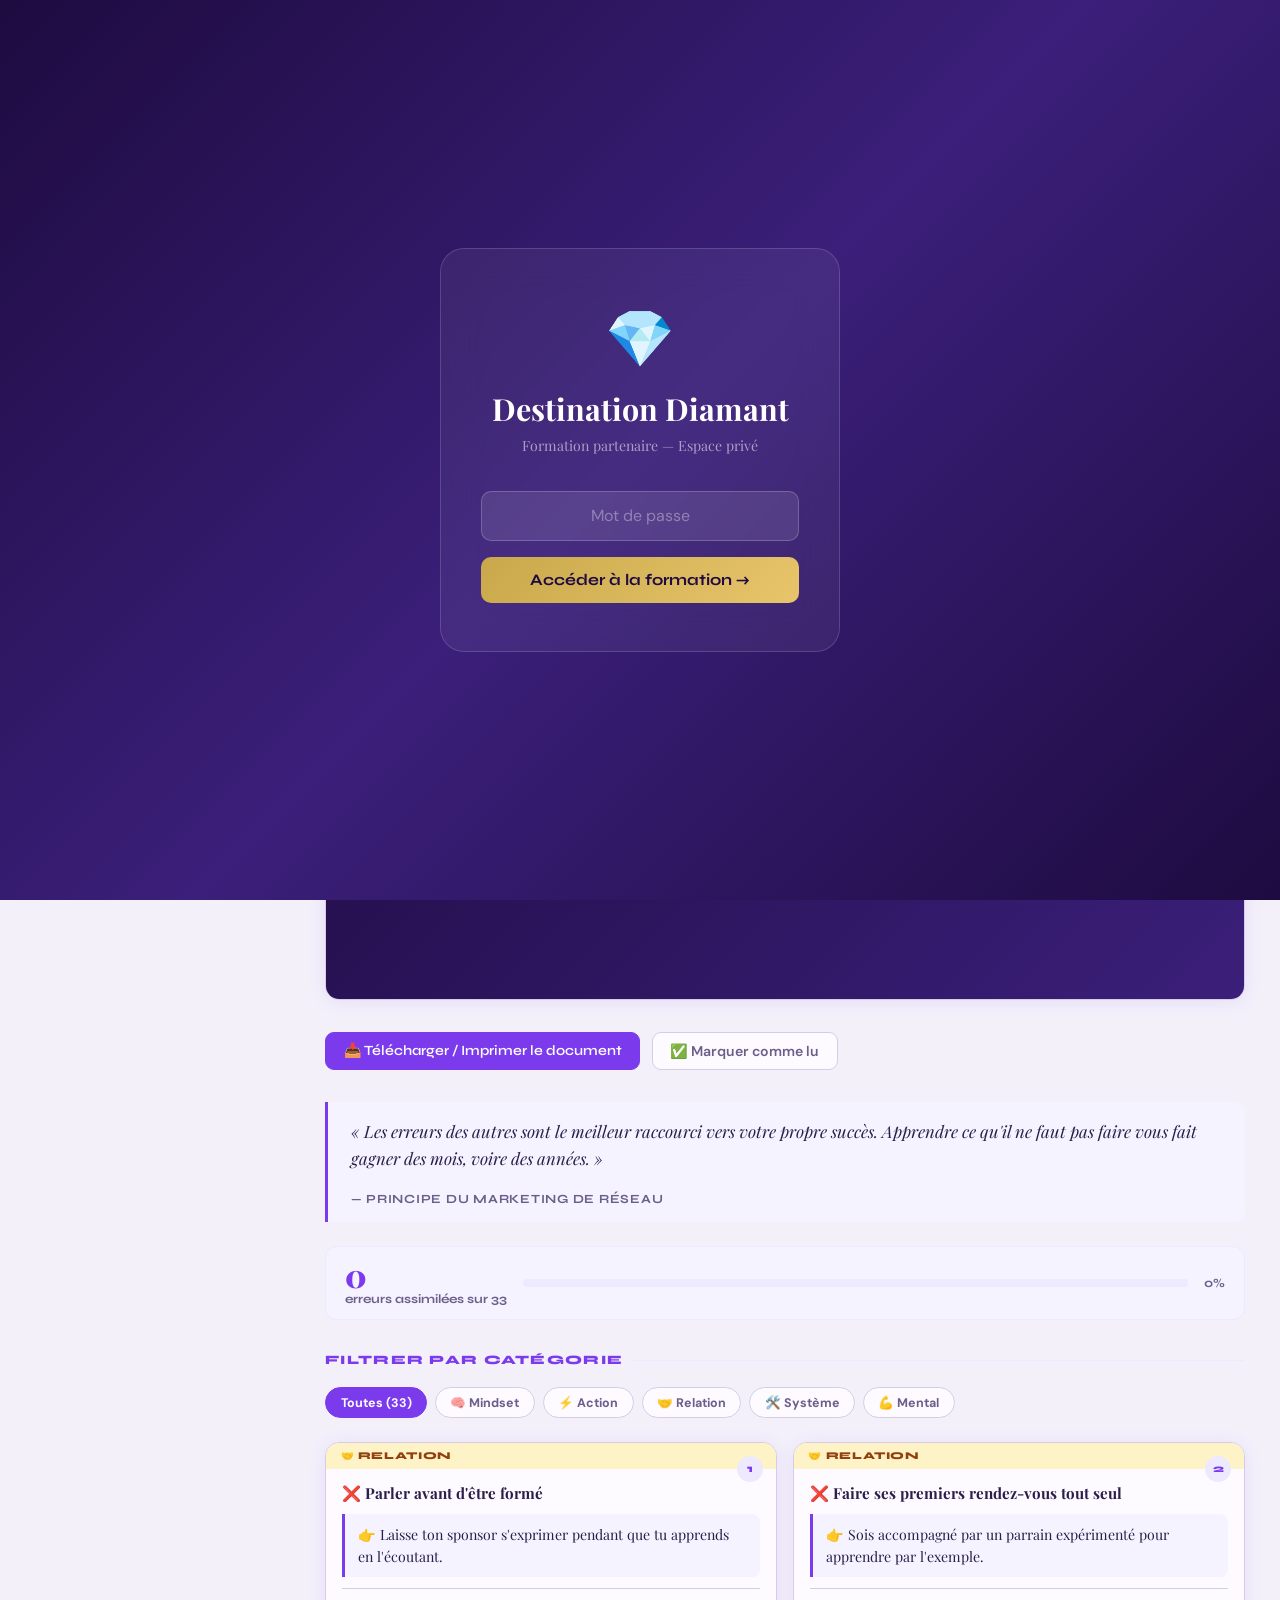
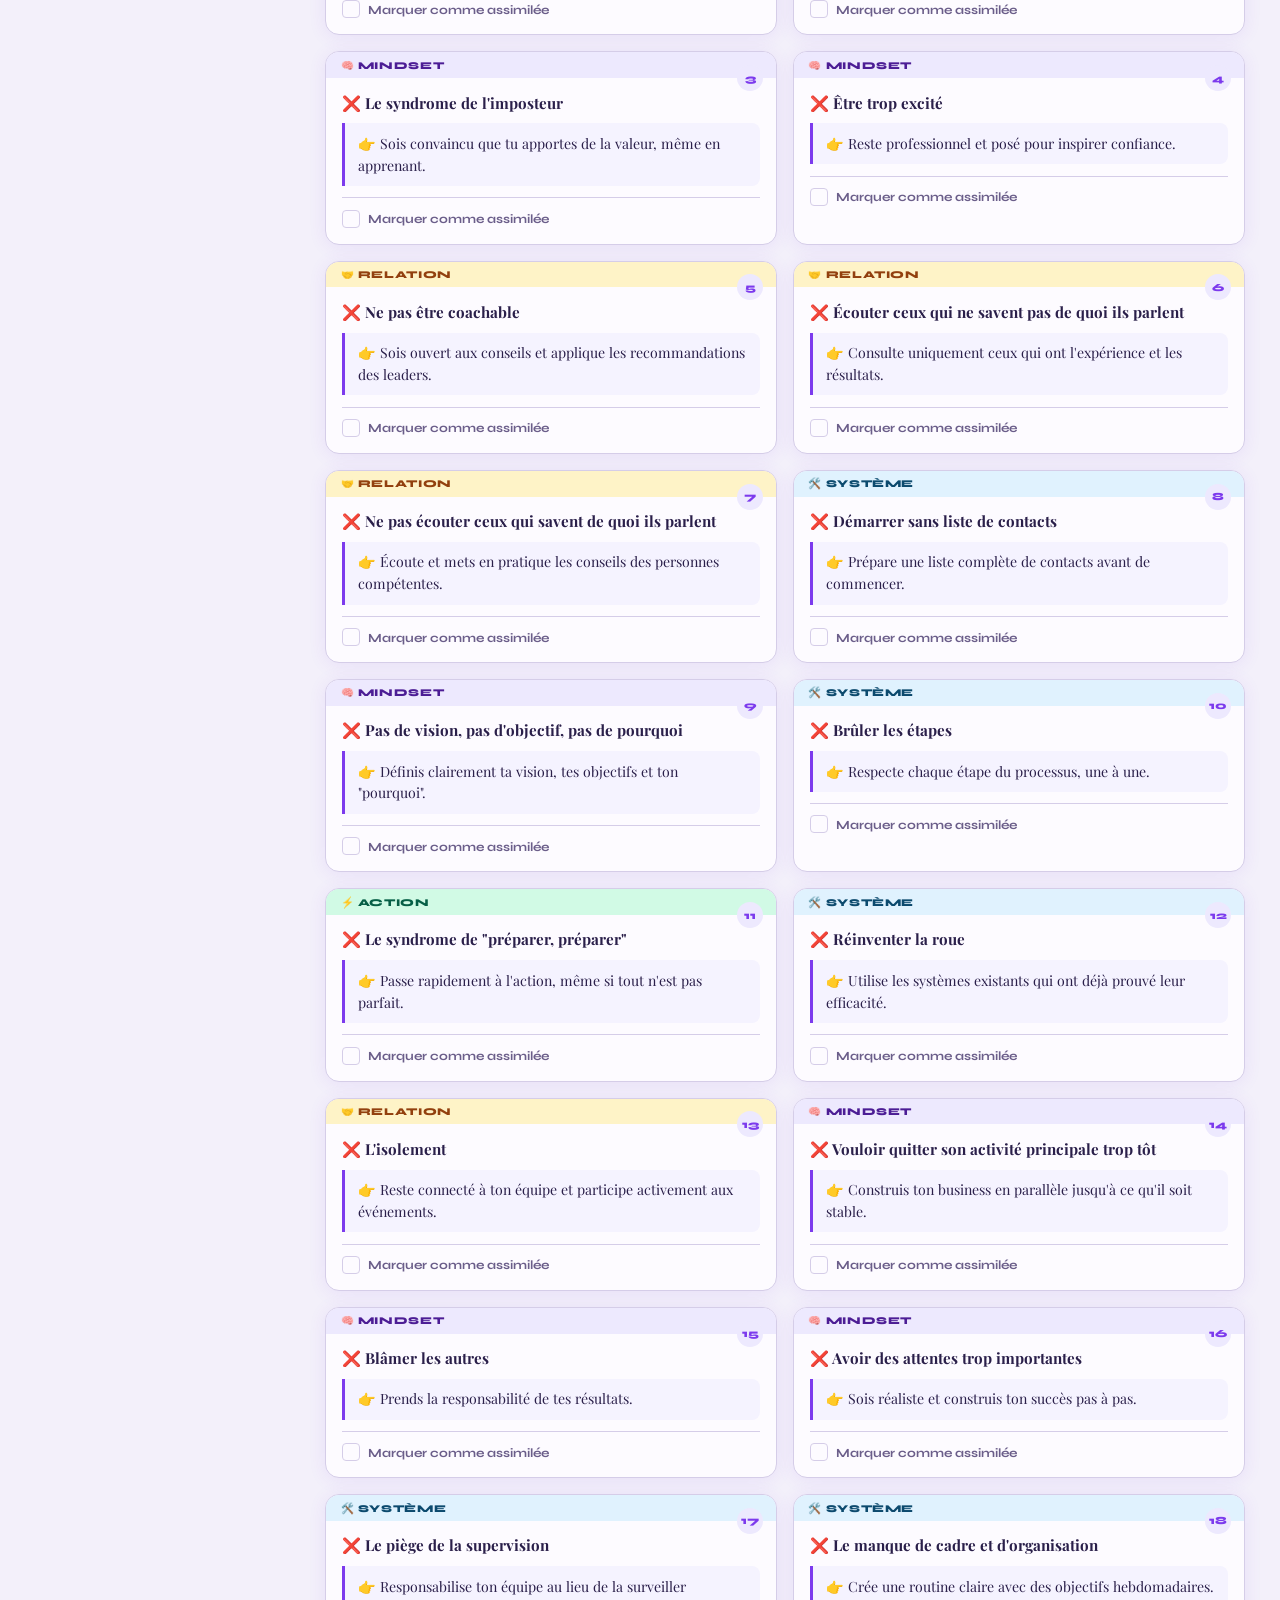
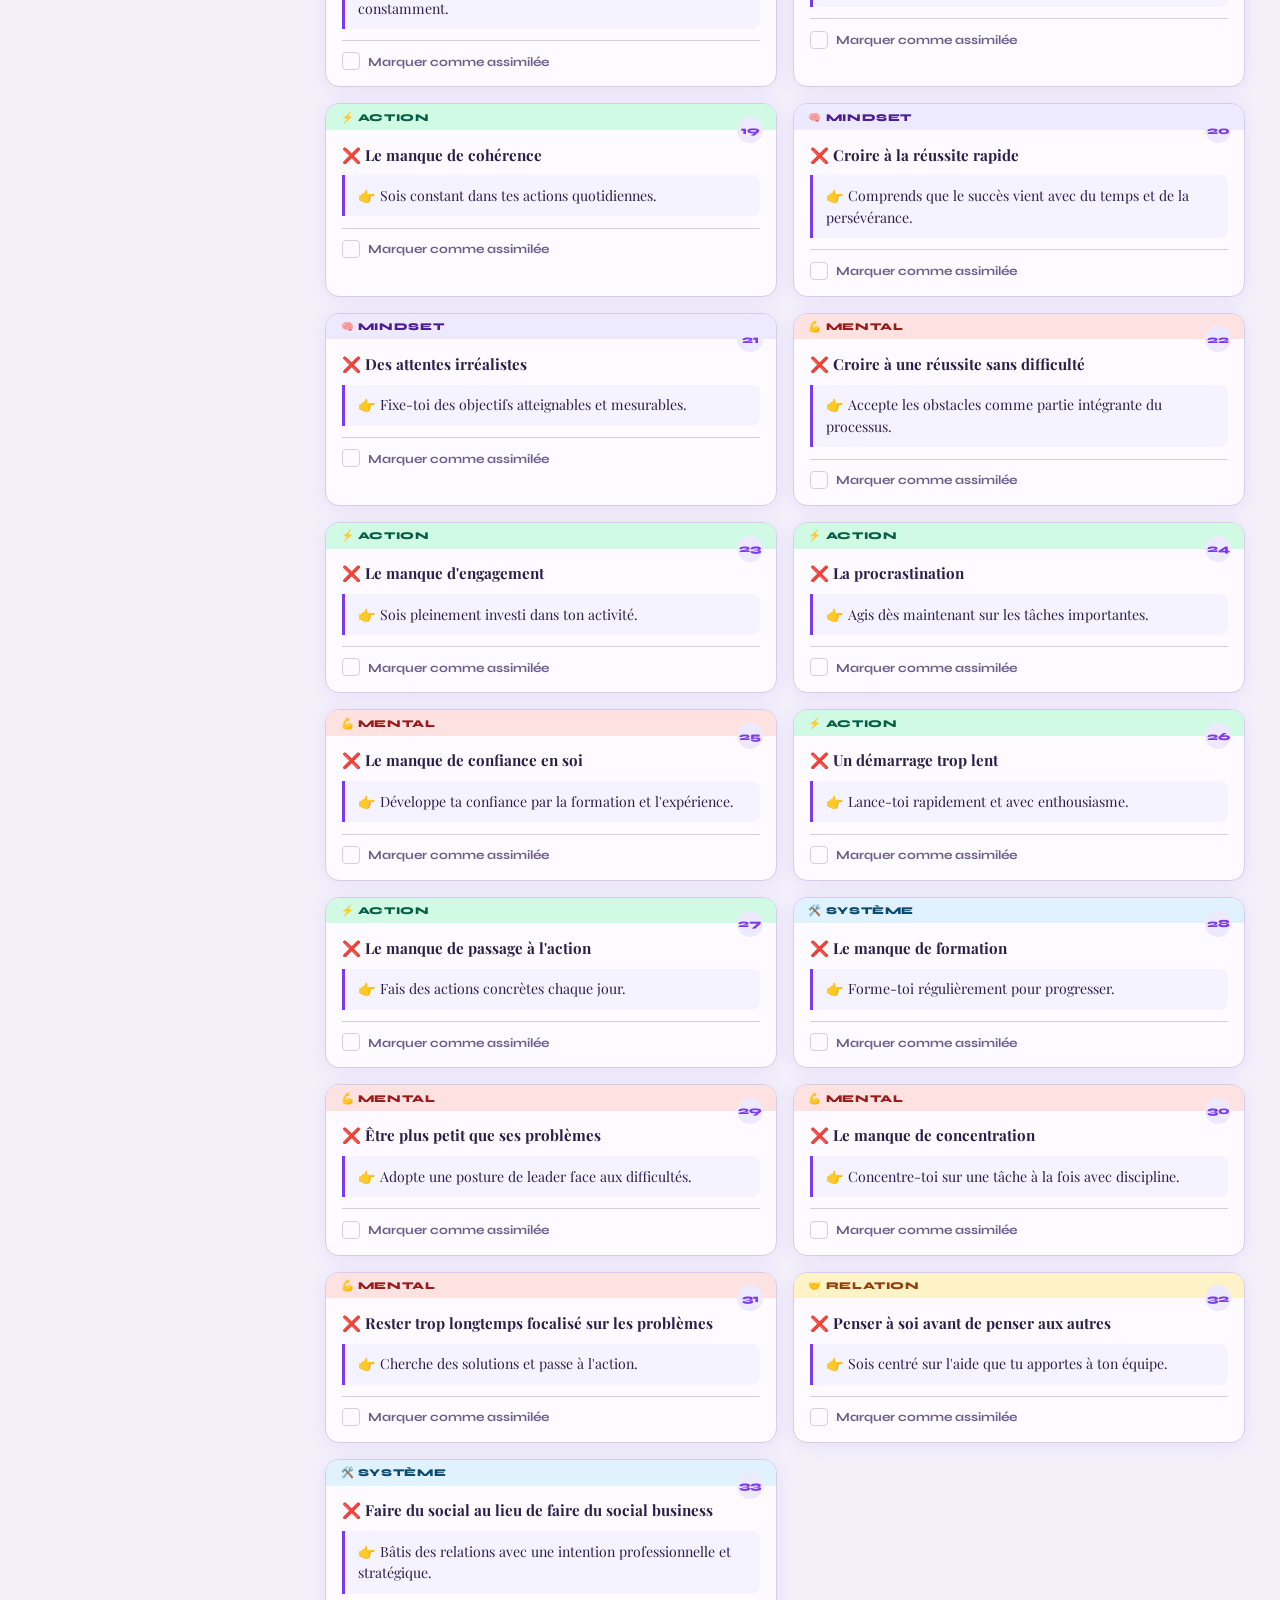
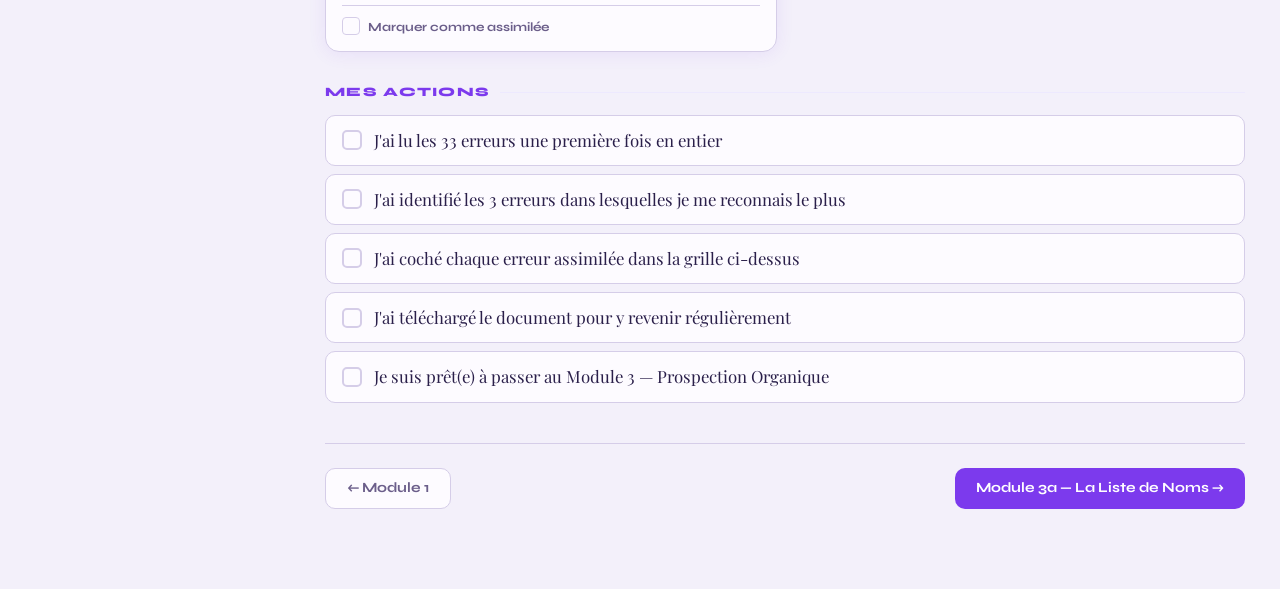
<file: module-2.html>
<!DOCTYPE html>
<html lang="fr">
<head>
<meta charset="UTF-8">
<meta name="viewport" content="width=device-width, initial-scale=1.0">
<meta name="robots" content="noindex, nofollow">
<title>Module 2 — Les 33 Erreurs · Destination 💎</title>
<link href="https://fonts.googleapis.com/css2?family=Playfair+Display:ital,wght@0,700;0,900;1,700&family=Syne:wght@400;600;700;800&family=DM+Sans:wght@300;400;500&display=swap" rel="stylesheet">
<link rel="stylesheet" href="dd-style.css">
<style>
/* Filtres catégories */
.cat-filters {
  display: flex; flex-wrap: wrap; gap: .5rem;
  margin: 1.2rem 0 1.5rem;
}
.cat-btn {
  padding: .4rem .9rem;
  border-radius: 20px; border: 1.5px solid var(--border);
  background: var(--card); color: var(--text2);
  font-family: 'Syne', sans-serif; font-size: var(--fs-xs);
  font-weight: 700; cursor: pointer; transition: all .18s;
}
.cat-btn:hover, .cat-btn.active {
  background: var(--vm); color: #fff; border-color: var(--vm);
}

/* Compteur */
.erreur-counter {
  background: var(--vm-pale); border: 1px solid var(--vm-light);
  border-radius: 12px; padding: .8rem 1.2rem;
  display: flex; align-items: center; gap: 1rem;
  margin-bottom: 1.5rem; flex-wrap: wrap;
}
.ec-num {
  font-family: 'Playfair Display', serif;
  font-size: 2rem; font-weight: 900; color: var(--vm);
  line-height: 1;
}
.ec-label { font-family: 'Syne', sans-serif; font-size: var(--fs-xs); font-weight: 700; color: var(--text2); }
.ec-bar { flex: 1; min-width: 120px; background: var(--vm-light); border-radius: 20px; height: 8px; overflow: hidden; }
.ec-fill { height: 100%; background: linear-gradient(90deg, var(--vm), var(--gold)); border-radius: 20px; transition: width .4s; }

/* Grille erreurs */
.erreurs-grid {
  display: grid;
  grid-template-columns: repeat(auto-fill, minmax(300px, 1fr));
  gap: 1rem; margin-bottom: 2rem;
}
@media(max-width: 500px) { .erreurs-grid { grid-template-columns: 1fr; } }

.erreur-card {
  background: var(--card); border: 1px solid var(--border);
  border-radius: var(--radius); overflow: hidden;
  box-shadow: var(--shadow); transition: transform .2s, box-shadow .2s;
  cursor: pointer; position: relative;
}
.erreur-card:hover { transform: translateY(-2px); box-shadow: 0 6px 24px rgba(124,58,237,.12); }
.erreur-card.lu { border-color: #86EFAC; }
.erreur-card.lu .ec-num-badge { background: #22C55E; }

.ec-num-badge {
  position: absolute; top: .8rem; right: .8rem;
  width: 26px; height: 26px; border-radius: 50%;
  background: var(--vm-light); color: var(--vm);
  font-family: 'Syne', sans-serif; font-weight: 800;
  font-size: .68rem; display: flex; align-items: center;
  justify-content: center; transition: background .2s;
}
.erreur-card.lu .ec-num-badge { color: white; }

.ec-cat-tag {
  padding: .4rem .9rem;
  font-family: 'Syne', sans-serif; font-size: .65rem;
  font-weight: 800; text-transform: uppercase; letter-spacing: .06em;
}
.cat-mindset  { background: #EDE9FE; color: #4C1D95; }
.cat-action   { background: #D1FAE5; color: #065F46; }
.cat-relation { background: #FEF3C7; color: #92400E; }
.cat-systeme  { background: #E0F2FE; color: #0C4A6E; }
.cat-mental   { background: #FEE2E2; color: #991B1B; }

.ec-body { padding: .9rem 1rem 1rem; }
.ec-erreur {
  font-family: 'Playfair Display', serif;
  font-size: .95rem; font-weight: 700;
  color: var(--text); margin-bottom: .6rem; line-height: 1.4;
  padding-right: 1.8rem;
}
.ec-solution {
  background: var(--vm-pale); border-left: 3px solid var(--vm);
  border-radius: 0 8px 8px 0; padding: .6rem .8rem;
  font-family: 'Playfair Display', serif;
  font-size: var(--fs-sm); color: var(--text); line-height: 1.55;
}
.ec-solution::before {
  content: '👉 '; font-style: normal;
}

.ec-check {
  display: flex; align-items: center; gap: .5rem;
  margin-top: .7rem; padding-top: .7rem;
  border-top: 1px solid var(--border);
  font-family: 'Syne', sans-serif; font-size: var(--fs-xs);
  font-weight: 700; color: var(--text2); cursor: pointer;
}
.ec-check .chk {
  width: 18px; height: 18px; border: 1.5px solid var(--border);
  border-radius: 4px; flex-shrink: 0;
  display: flex; align-items: center; justify-content: center;
  font-size: .65rem; transition: all .15s;
}
.erreur-card.lu .ec-check .chk { background: #22C55E; border-color: #22C55E; color: white; }

/* Print link */
.print-link {
  display: inline-flex; align-items: center; gap: .5rem;
  background: var(--gold-lt); border: 1px solid rgba(201,168,76,.3);
  border-radius: 10px; padding: .75rem 1.2rem;
  font-family: 'Syne', sans-serif; font-size: var(--fs-sm);
  font-weight: 700; color: #92400E; text-decoration: none;
  transition: all .18s; margin-bottom: 1.5rem;
}
.print-link:hover { background: var(--gold); color: #1E0B40; }
</style>
</head>
<body>

<script>function ddCheckPw(){var v=document.getElementById("pw-input").value;if(v==="Diamant"){localStorage.setItem("dd_auth","1");document.getElementById("pw-overlay").style.display="none";}else{document.getElementById("pw-err").style.display="block";document.getElementById("pw-input").value="";}}if(localStorage.getItem("dd_auth")==="1"){document.getElementById("pw-overlay").style.display="none";}document.addEventListener("keydown",function(e){if(e.key==="Enter")ddCheckPw();});</script>

<div id="pw-overlay"><div class="pw-box"><span class="pw-gem">💎</span><h1 class="pw-title">Destination Diamant</h1><p class="pw-sub">Formation partenaire — Espace privé</p><input type="password" class="pw-input" id="pw-input" placeholder="Mot de passe" autocomplete="off"><button class="pw-btn" id="pw-btn" onclick="ddCheckPw()">Accéder à la formation →</button><p class="pw-err" id="pw-err">Mot de passe incorrect. Réessayez.</p></div></div>

<div id="srch-ov"><div id="srch-box"><div class="srch-top"><span class="srch-icon">🔍</span><input type="text" id="srch-input" placeholder="Rechercher dans toute la formation…" oninput="ddDoSearch(this.value)" autocomplete="off"><button class="srch-close" onclick="ddCloseSrch()">✕</button></div><div id="srch-results"><div class="srch-hint">Tapez un mot-clé pour chercher dans tous les modules</div></div></div></div>

<header>
  <button class="hdr-menu-btn" onclick="ddToggleSidebar()"><svg width="22" height="22" viewBox="0 0 22 22" fill="none"><rect y="4" width="22" height="2" rx="1" fill="currentColor"/><rect y="10" width="22" height="2" rx="1" fill="currentColor"/><rect y="16" width="22" height="2" rx="1" fill="currentColor"/></svg></button>
  <a class="hdr-logo" href="index.html">Destination <span>💎</span></a>
  <div class="hdr-spacer"></div>
  <button class="hdr-btn" id="audio-btn" onclick="ddToggleAudio()">🔊 Écouter</button>
  <button class="hdr-btn" onclick="ddOpenSrch()">🔍 Rechercher</button>
</header>

<div id="sb-overlay"></div>
<div class="layout">

<aside id="sidebar">
  <a class="sb-logo" href="index.html">Destination <span>💎</span></a>
  <div class="sb-progress-label" id="sb-pct-label">0% complété</div>
  <div class="sb-progress"><div class="sb-progress-fill" id="sb-pfill" style="width:0%"></div></div>
  <div class="sb-group"><div class="sb-group-hdr" onclick="ddToggleGroup(this)"><span class="sb-mod-num">01</span> Bienvenue — Mes Fondations<span class="sb-arrow">▶</span></div><div class="sb-items">
    <a class="sb-item" href="module-1-1.html"><span class="sb-item-num">1.1</span> Mon Engagement & Ma Décision<span class="sb-chk" data-id="m1-1" onclick="ddToggleChk(event,'m1-1')"></span></a>
    <a class="sb-item" href="module-1-2.html"><span class="sb-item-num">1.2</span> Mon Pourquoi<span class="sb-chk" data-id="m1-2" onclick="ddToggleChk(event,'m1-2')"></span></a>
    <a class="sb-item" href="module-1-3.html"><span class="sb-item-num">1.3</span> Mes Rêves & Objectifs SMART<span class="sb-chk" data-id="m1-3" onclick="ddToggleChk(event,'m1-3')"></span></a>
    <a class="sb-item" href="module-1-4.html"><span class="sb-item-num">1.4</span> Ma Planification & Agenda<span class="sb-chk" data-id="m1-4" onclick="ddToggleChk(event,'m1-4')"></span></a>
    <a class="sb-item" href="module-1-5.html"><span class="sb-item-num">1.5</span> Mon Histoire Produit<span class="sb-chk" data-id="m1-5" onclick="ddToggleChk(event,'m1-5')"></span></a>
    <a class="sb-item" href="module-1-6.html"><span class="sb-item-num">1.6</span> Histoire de l'Entreprise<span class="sb-chk" data-id="m1-6" onclick="ddToggleChk(event,'m1-6')"></span></a>
  </div></div>
  <div class="sb-group"><div class="sb-group-hdr open" onclick="ddToggleGroup(this)"><span class="sb-mod-num">02</span> Les 33 Erreurs<span class="sb-arrow">▶</span></div><div class="sb-items open"><a class="sb-item active" href="module-2.html"><span class="sb-item-num">2</span> Les 33 erreurs à éviter<span class="sb-chk" data-id="m2" onclick="ddToggleChk(event,'m2')"></span></a></div></div>
  <div class="sb-group"><div class="sb-group-hdr" onclick="ddToggleGroup(this)"><span class="sb-mod-num">03</span> Prospection Organique<span class="sb-arrow">▶</span></div><div class="sb-items">
    <a class="sb-item" href="module-3a.html"><span class="sb-item-num">3a</span> La Liste de Noms<span class="sb-chk" data-id="m3a" onclick="ddToggleChk(event,'m3a')"></span></a>
    <a class="sb-item" href="module-3b.html"><span class="sb-item-num">3b</span> L'Édification<span class="sb-chk" data-id="m3b" onclick="ddToggleChk(event,'m3b')"></span></a>
    <a class="sb-item" href="module-3c.html"><span class="sb-item-num">3c</span> L'Invitation<span class="sb-chk" data-id="m3c" onclick="ddToggleChk(event,'m3c')"></span></a>
    <a class="sb-item" href="module-3d.html"><span class="sb-item-num">3d</span> Les Objections<span class="sb-chk" data-id="m3d" onclick="ddToggleChk(event,'m3d')"></span></a>
    <a class="sb-item" href="module-3e.html"><span class="sb-item-num">3e</span> Bibliothèque & Culture MLM<span class="sb-chk" data-id="m3e" onclick="ddToggleChk(event,'m3e')"></span></a>
  </div></div>
  <div class="sb-group"><div class="sb-group-hdr" onclick="ddToggleGroup(this)"><span class="sb-mod-num">04</span> Démarrage<span class="sb-arrow">▶</span></div><div class="sb-items">
    <a class="sb-item" href="module-4a.html"><span class="sb-item-num">4a</span> Inscription & Statut<span class="sb-chk" data-id="m4a" onclick="ddToggleChk(event,'m4a')"></span></a>
    <a class="sb-item" href="module-4b.html"><span class="sb-item-num">4b</span> Adhésion, Pack & Z4F<span class="sb-chk" data-id="m4b" onclick="ddToggleChk(event,'m4b')"></span></a>
    <a class="sb-item" href="module-4c.html"><span class="sb-item-num">4c</span> Fast Start<span class="sb-chk" data-id="m4c" onclick="ddToggleChk(event,'m4c')"></span></a>
    <a class="sb-item" href="module-4d.html"><span class="sb-item-num">4d</span> Règles & Outils<span class="sb-chk" data-id="m4d" onclick="ddToggleChk(event,'m4d')"></span></a>
    <a class="sb-item" href="module-4e.html"><span class="sb-item-num">4e</span> Inauguration<span class="sb-chk" data-id="m4e" onclick="ddToggleChk(event,'m4e')"></span></a>
    <a class="sb-item" href="module-4f.html"><span class="sb-item-num">4f</span> Les Événements<span class="sb-chk" data-id="m4f" onclick="ddToggleChk(event,'m4f')"></span></a>
  </div></div>
  <div class="sb-group"><div class="sb-group-hdr" onclick="ddToggleGroup(this)"><span class="sb-mod-num">4★</span> Les Outils<span class="sb-arrow">▶</span></div><div class="sb-items"><a class="sb-item" href="module-4bis.html"><span class="sb-item-num">4★</span> Mes Outils & Ressources<span class="sb-chk" data-id="m4bis" onclick="ddToggleChk(event,'m4bis')"></span></a></div></div>
  <div class="sb-group"><div class="sb-group-hdr coming"><span class="sb-mod-num">05</span> La Présentation & Closing</div></div>
  <div class="sb-group"><div class="sb-group-hdr coming"><span class="sb-mod-num">06</span> Plan de Rémunération</div></div>
  <div class="sb-group"><div class="sb-group-hdr coming"><span class="sb-mod-num">07</span> Prospection Réseaux Sociaux</div></div>
</aside>

<main id="main-content">

  <div class="mod-hero">
    <div class="mod-hero-badge">⚠️ Module 2 · Les pièges à éviter</div>
    <h1>Les <em>33 Erreurs</em><br>& leurs solutions</h1>
    <p class="mod-hero-sub">Chaque erreur sur cette liste a déjà coûté du temps, de l'énergie et des opportunités à des partenaires avant vous. Les connaître, c'est les éviter.</p>
  </div>

  <div class="video-wrap">
    <div class="video-label">🎬 Vidéo du module</div>
    <!-- REMPLACER par : <iframe class="video-iframe" src="https://www.youtube.com/embed/XXXXXXXX" allowfullscreen></iframe> -->
    <div class="video-placeholder"><span class="vp-icon">▶️</span><span class="vp-txt">Vidéo à venir — remplacez ce bloc par un iframe YouTube</span></div>
  </div>

  <div class="action-bar">
    <a class="action-btn primary" href="https://docs.google.com/document/d/1d0U3OkMoyH6pJFFB6PhaO__bK4oTJzZxn1w5e99_Eng/edit?usp=sharing" target="_blank">📥 Télécharger / Imprimer le document</a>
    <button class="action-btn" onclick="ddMarkDone('m2',this)">✅ Marquer comme lu</button>
  </div>

  <div class="quote-block">
    <p>« Les erreurs des autres sont le meilleur raccourci vers votre propre succès. Apprendre ce qu'il ne faut pas faire vous fait gagner des mois, voire des années. »</p>
    <cite>— Principe du marketing de réseau</cite>
  </div>

  <!-- Compteur progression -->
  <div class="erreur-counter">
    <div>
      <div class="ec-num" id="lu-count">0</div>
      <div class="ec-label">erreurs assimilées sur 33</div>
    </div>
    <div class="ec-bar"><div class="ec-fill" id="lu-fill" style="width:0%"></div></div>
    <div style="font-family:'Syne',sans-serif;font-size:var(--fs-xs);font-weight:700;color:var(--text2)" id="lu-pct">0%</div>
  </div>

  <!-- Filtres -->
  <div class="slbl">Filtrer par catégorie</div>
  <div class="cat-filters">
    <button class="cat-btn active" onclick="filterCat('all',this)">Toutes (33)</button>
    <button class="cat-btn" onclick="filterCat('mindset',this)">🧠 Mindset</button>
    <button class="cat-btn" onclick="filterCat('action',this)">⚡ Action</button>
    <button class="cat-btn" onclick="filterCat('relation',this)">🤝 Relation</button>
    <button class="cat-btn" onclick="filterCat('systeme',this)">🛠️ Système</button>
    <button class="cat-btn" onclick="filterCat('mental',this)">💪 Mental</button>
  </div>

  <!-- Grille des 33 erreurs -->
  <div class="erreurs-grid" id="erreurs-grid"></div>

  <div class="slbl">Mes actions</div>
  <ul class="checklist">
    <li onclick="ddToggleCl(this)"><div class="cl-box"></div>J'ai lu les 33 erreurs une première fois en entier</li>
    <li onclick="ddToggleCl(this)"><div class="cl-box"></div>J'ai identifié les 3 erreurs dans lesquelles je me reconnais le plus</li>
    <li onclick="ddToggleCl(this)"><div class="cl-box"></div>J'ai coché chaque erreur assimilée dans la grille ci-dessus</li>
    <li onclick="ddToggleCl(this)"><div class="cl-box"></div>J'ai téléchargé le document pour y revenir régulièrement</li>
    <li onclick="ddToggleCl(this)"><div class="cl-box"></div>Je suis prêt(e) à passer au Module 3 — Prospection Organique</li>
  </ul>

  <div class="nav-btns">
    <a class="nav-btn nav-btn-prev" href="module-1-6.html">← Module 1</a>
    <a class="nav-btn nav-btn-next" href="module-3a.html">Module 3a — La Liste de Noms →</a>
  </div>

</main>
</div>

<script src="search-index.js"></script>
<script src="dd-app.js"></script>
<script>
ddInit('m2');

/* ── DONNÉES 33 ERREURS ── */
const ERREURS = [
  { n:1,  cat:'relation', erreur:'Parler avant d\'être formé',                       solution:'Laisse ton sponsor s\'exprimer pendant que tu apprends en l\'écoutant.' },
  { n:2,  cat:'relation', erreur:'Faire ses premiers rendez-vous tout seul',          solution:'Sois accompagné par un parrain expérimenté pour apprendre par l\'exemple.' },
  { n:3,  cat:'mindset',  erreur:'Le syndrome de l\'imposteur',                       solution:'Sois convaincu que tu apportes de la valeur, même en apprenant.' },
  { n:4,  cat:'mindset',  erreur:'Être trop excité',                                  solution:'Reste professionnel et posé pour inspirer confiance.' },
  { n:5,  cat:'relation', erreur:'Ne pas être coachable',                             solution:'Sois ouvert aux conseils et applique les recommandations des leaders.' },
  { n:6,  cat:'relation', erreur:'Écouter ceux qui ne savent pas de quoi ils parlent',solution:'Consulte uniquement ceux qui ont l\'expérience et les résultats.' },
  { n:7,  cat:'relation', erreur:'Ne pas écouter ceux qui savent de quoi ils parlent',solution:'Écoute et mets en pratique les conseils des personnes compétentes.' },
  { n:8,  cat:'systeme',  erreur:'Démarrer sans liste de contacts',                   solution:'Prépare une liste complète de contacts avant de commencer.' },
  { n:9,  cat:'mindset',  erreur:'Pas de vision, pas d\'objectif, pas de pourquoi',   solution:'Définis clairement ta vision, tes objectifs et ton "pourquoi".' },
  { n:10, cat:'systeme',  erreur:'Brûler les étapes',                                 solution:'Respecte chaque étape du processus, une à une.' },
  { n:11, cat:'action',   erreur:'Le syndrome de "préparer, préparer"',               solution:'Passe rapidement à l\'action, même si tout n\'est pas parfait.' },
  { n:12, cat:'systeme',  erreur:'Réinventer la roue',                                solution:'Utilise les systèmes existants qui ont déjà prouvé leur efficacité.' },
  { n:13, cat:'relation', erreur:'L\'isolement',                                      solution:'Reste connecté à ton équipe et participe activement aux événements.' },
  { n:14, cat:'mindset',  erreur:'Vouloir quitter son activité principale trop tôt',  solution:'Construis ton business en parallèle jusqu\'à ce qu\'il soit stable.' },
  { n:15, cat:'mindset',  erreur:'Blâmer les autres',                                 solution:'Prends la responsabilité de tes résultats.' },
  { n:16, cat:'mindset',  erreur:'Avoir des attentes trop importantes',               solution:'Sois réaliste et construis ton succès pas à pas.' },
  { n:17, cat:'systeme',  erreur:'Le piège de la supervision',                        solution:'Responsabilise ton équipe au lieu de la surveiller constamment.' },
  { n:18, cat:'systeme',  erreur:'Le manque de cadre et d\'organisation',             solution:'Crée une routine claire avec des objectifs hebdomadaires.' },
  { n:19, cat:'action',   erreur:'Le manque de cohérence',                            solution:'Sois constant dans tes actions quotidiennes.' },
  { n:20, cat:'mindset',  erreur:'Croire à la réussite rapide',                       solution:'Comprends que le succès vient avec du temps et de la persévérance.' },
  { n:21, cat:'mindset',  erreur:'Des attentes irréalistes',                          solution:'Fixe-toi des objectifs atteignables et mesurables.' },
  { n:22, cat:'mental',   erreur:'Croire à une réussite sans difficulté',             solution:'Accepte les obstacles comme partie intégrante du processus.' },
  { n:23, cat:'action',   erreur:'Le manque d\'engagement',                           solution:'Sois pleinement investi dans ton activité.' },
  { n:24, cat:'action',   erreur:'La procrastination',                                solution:'Agis dès maintenant sur les tâches importantes.' },
  { n:25, cat:'mental',   erreur:'Le manque de confiance en soi',                     solution:'Développe ta confiance par la formation et l\'expérience.' },
  { n:26, cat:'action',   erreur:'Un démarrage trop lent',                            solution:'Lance-toi rapidement et avec enthousiasme.' },
  { n:27, cat:'action',   erreur:'Le manque de passage à l\'action',                  solution:'Fais des actions concrètes chaque jour.' },
  { n:28, cat:'systeme',  erreur:'Le manque de formation',                            solution:'Forme-toi régulièrement pour progresser.' },
  { n:29, cat:'mental',   erreur:'Être plus petit que ses problèmes',                 solution:'Adopte une posture de leader face aux difficultés.' },
  { n:30, cat:'mental',   erreur:'Le manque de concentration',                        solution:'Concentre-toi sur une tâche à la fois avec discipline.' },
  { n:31, cat:'mental',   erreur:'Rester trop longtemps focalisé sur les problèmes',  solution:'Cherche des solutions et passe à l\'action.' },
  { n:32, cat:'relation', erreur:'Penser à soi avant de penser aux autres',           solution:'Sois centré sur l\'aide que tu apportes à ton équipe.' },
  { n:33, cat:'systeme',  erreur:'Faire du social au lieu de faire du social business',solution:'Bâtis des relations avec une intention professionnelle et stratégique.' },
];

const CAT_LABELS = {
  mindset:  { label:'🧠 Mindset',   cls:'cat-mindset' },
  action:   { label:'⚡ Action',    cls:'cat-action' },
  relation: { label:'🤝 Relation',  cls:'cat-relation' },
  systeme:  { label:'🛠️ Système',  cls:'cat-systeme' },
  mental:   { label:'💪 Mental',    cls:'cat-mental' },
};

function getLu(n){ return localStorage.getItem('dd_e'+n)==='1'; }
function setLu(n,v){ localStorage.setItem('dd_e'+n, v?'1':'0'); }

function toggleLu(n){
  const val = !getLu(n);
  setLu(n, val);
  renderGrid(currentCat);
  updateCounter();
}

function updateCounter(){
  const total = 33;
  const done = ERREURS.filter(e=>getLu(e.n)).length;
  const pct = Math.round(done/total*100);
  document.getElementById('lu-count').textContent = done;
  document.getElementById('lu-fill').style.width = pct+'%';
  document.getElementById('lu-pct').textContent = pct+'%';
}

let currentCat = 'all';

function renderGrid(cat){
  currentCat = cat;
  const grid = document.getElementById('erreurs-grid');
  const filtered = cat==='all' ? ERREURS : ERREURS.filter(e=>e.cat===cat);
  grid.innerHTML = filtered.map(e => {
    const lu = getLu(e.n);
    const catInfo = CAT_LABELS[e.cat];
    return `<div class="erreur-card${lu?' lu':''}" id="ec${e.n}">
      <div class="ec-num-badge">${lu?'✓':e.n}</div>
      <div class="ec-cat-tag ${catInfo.cls}">${catInfo.label}</div>
      <div class="ec-body">
        <div class="ec-erreur">❌ ${e.erreur}</div>
        <div class="ec-solution">${e.solution}</div>
        <div class="ec-check" onclick="toggleLu(${e.n})">
          <div class="chk">${lu?'✓':''}</div>
          <span>${lu?'Assimilée ✓':'Marquer comme assimilée'}</span>
        </div>
      </div>
    </div>`;
  }).join('');
}

function filterCat(cat, btn){
  document.querySelectorAll('.cat-btn').forEach(b=>b.classList.remove('active'));
  btn.classList.add('active');
  renderGrid(cat);
}

/* INIT */
renderGrid('all');
updateCounter();
</script>
</body>
</html>
</file>
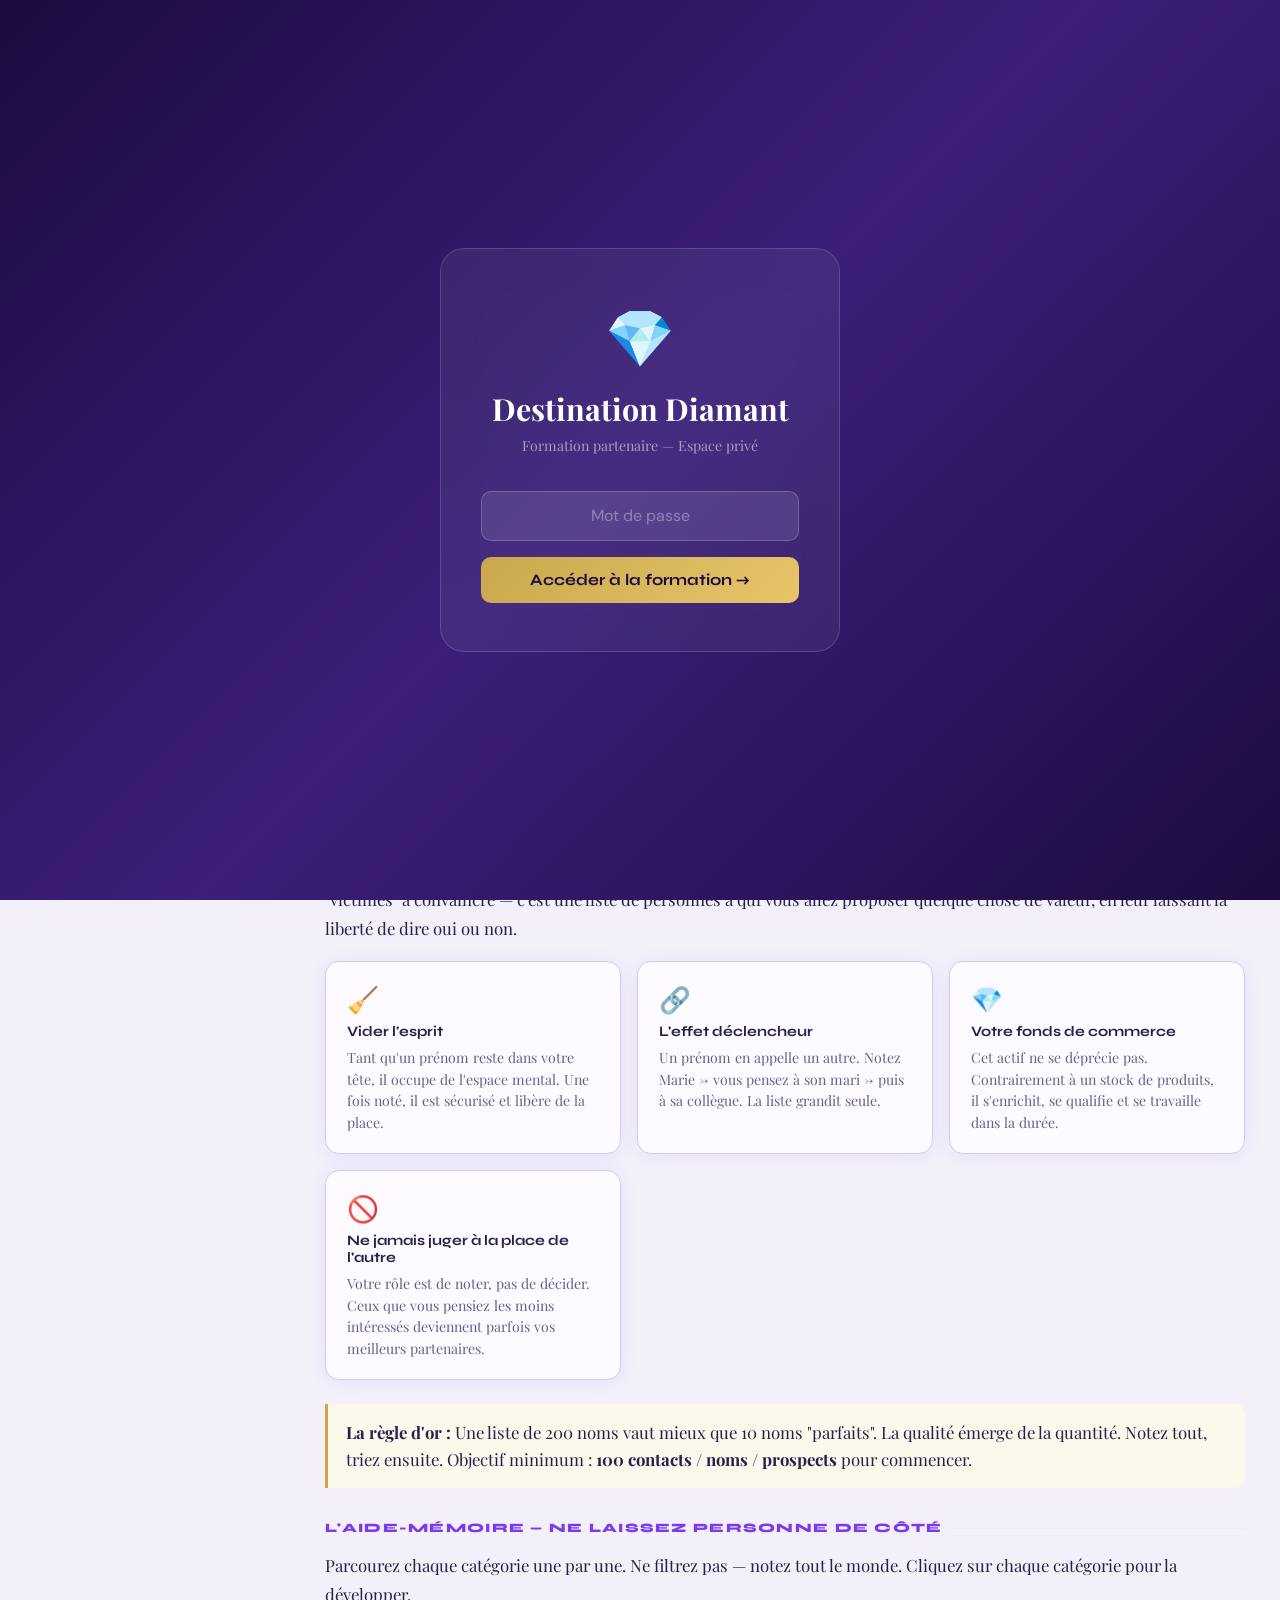
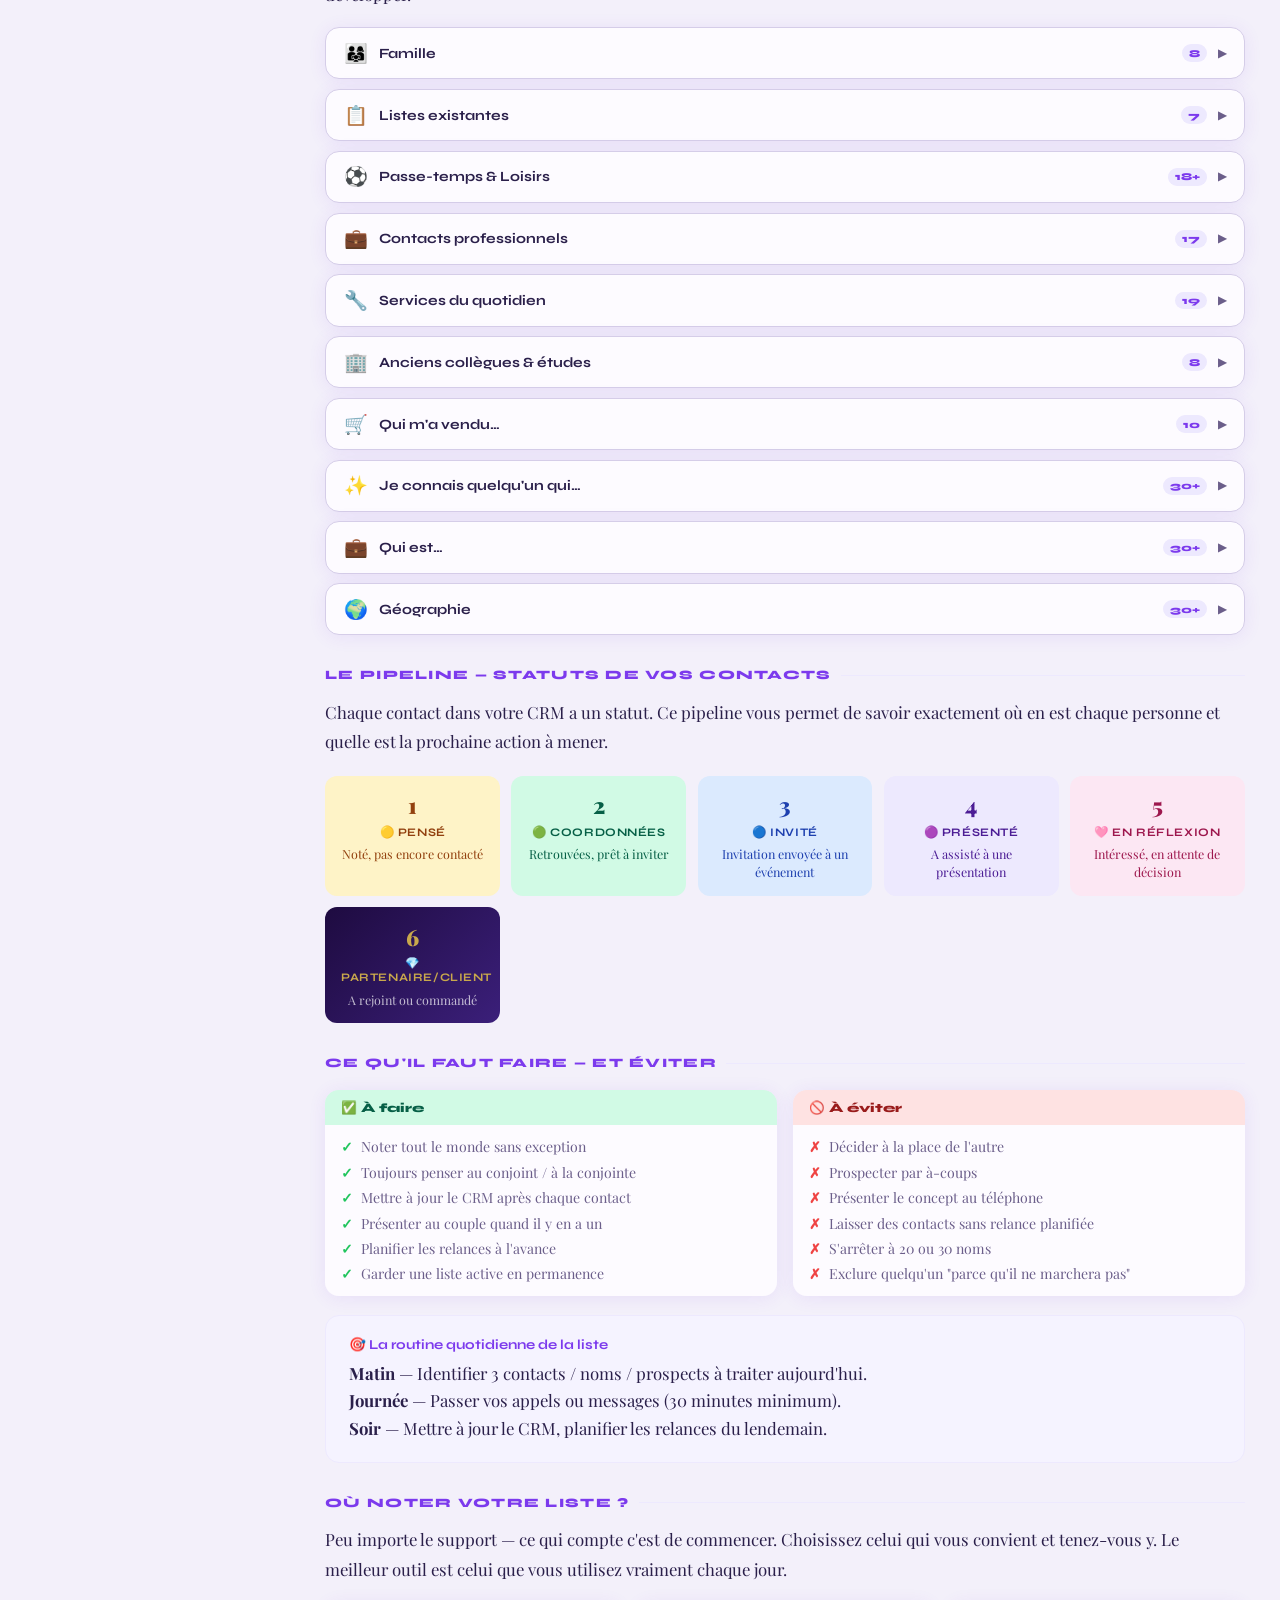
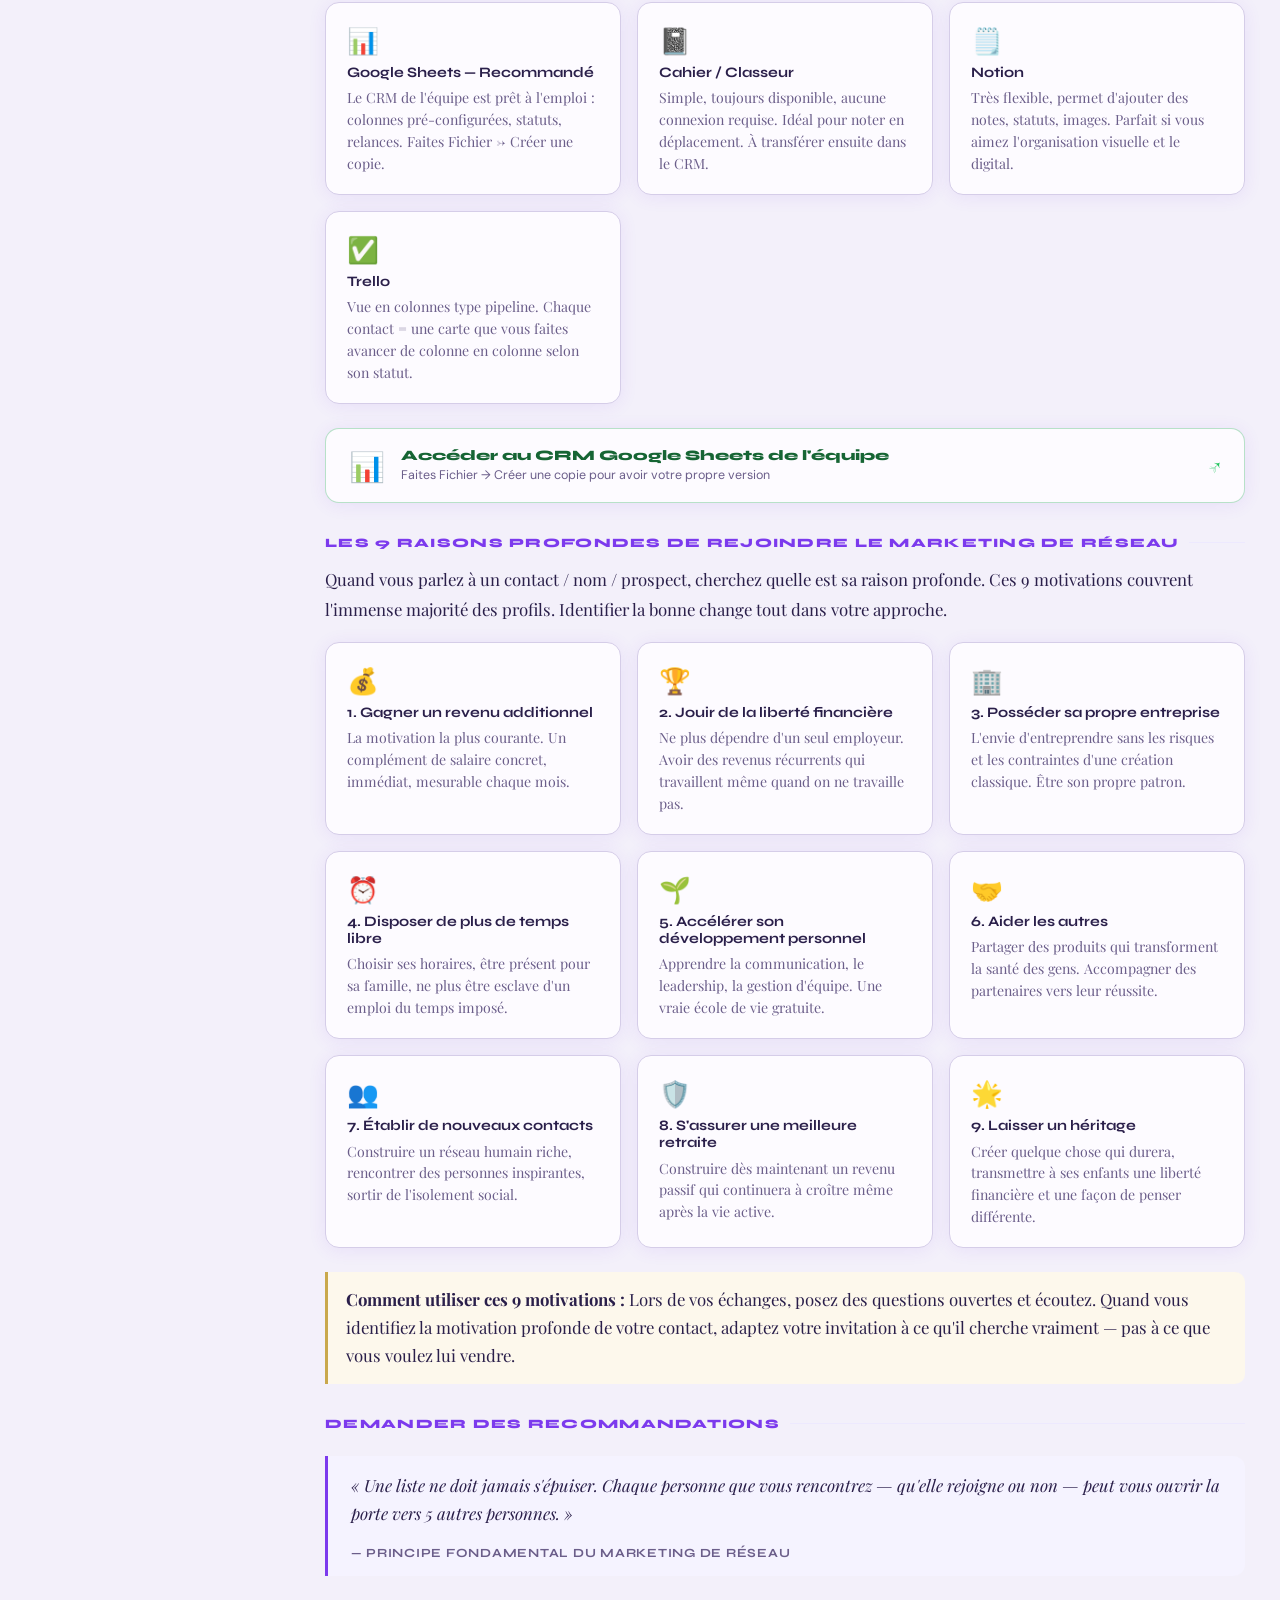
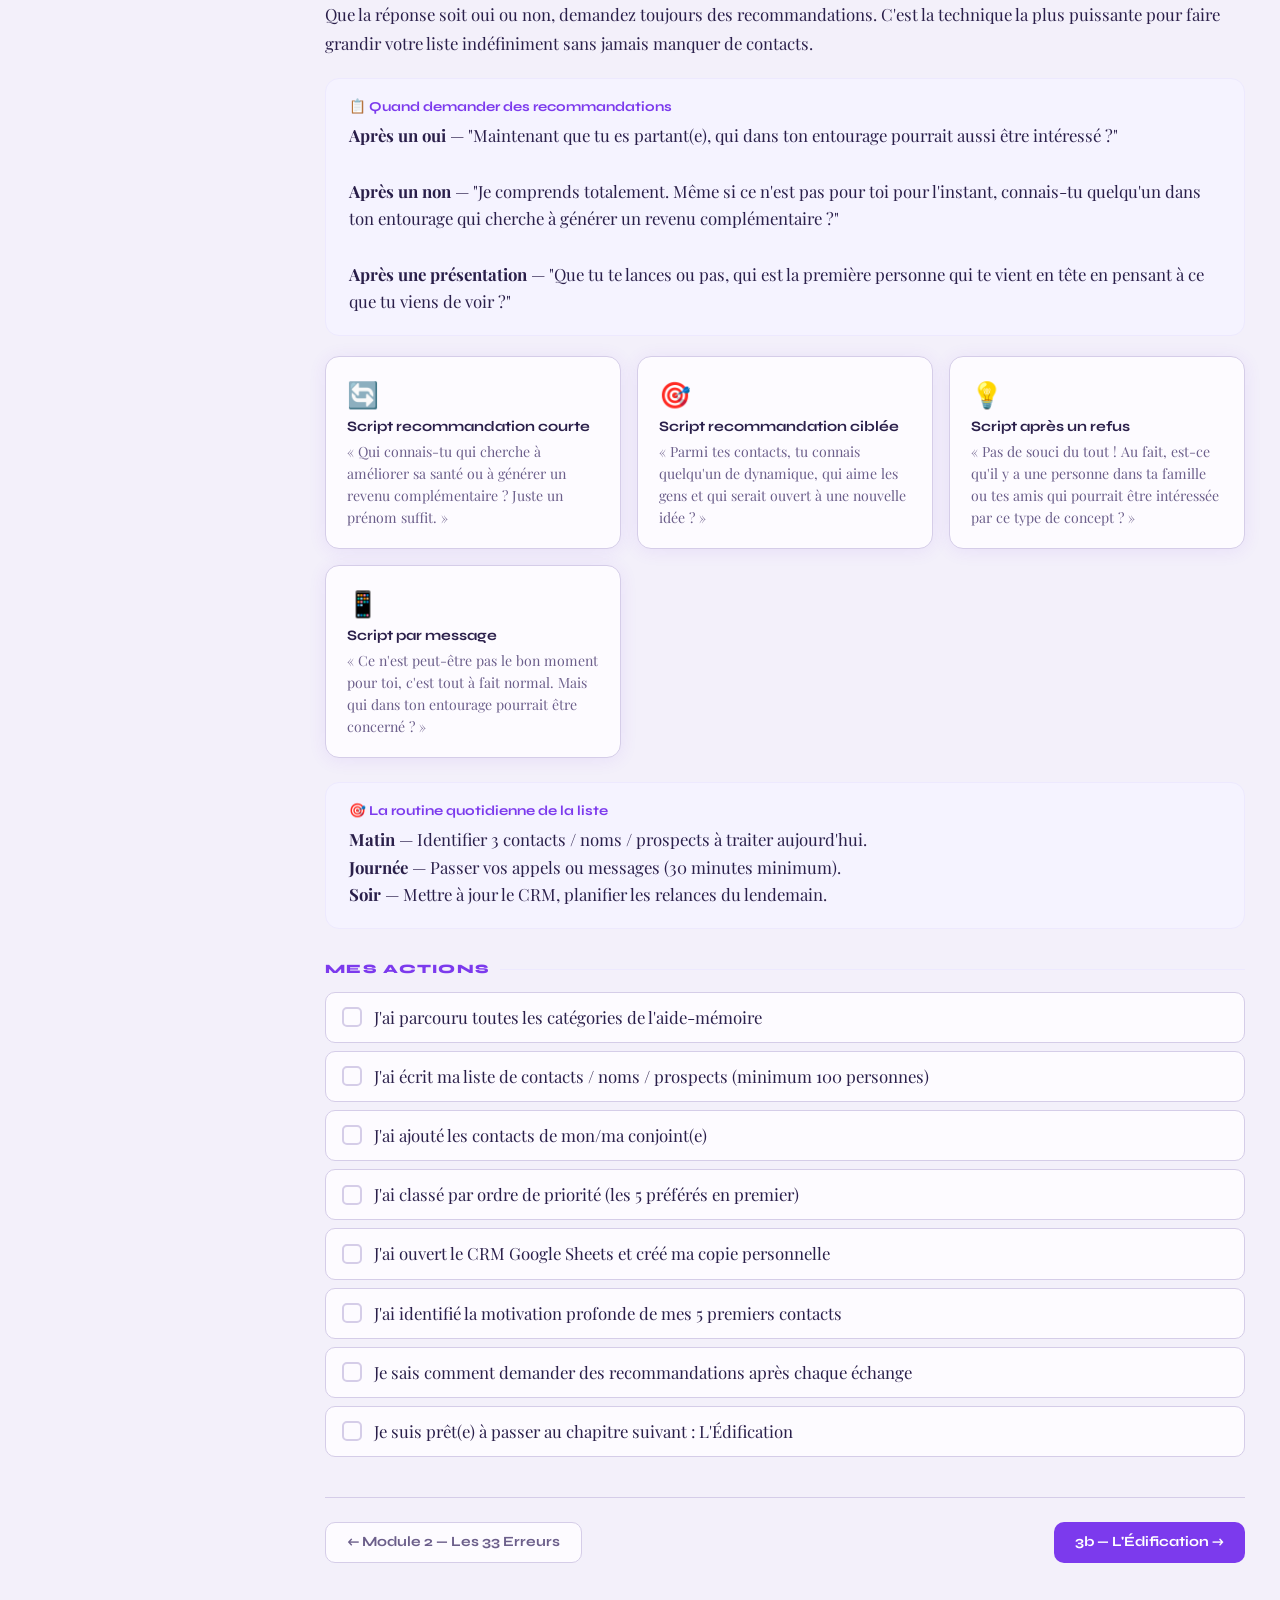
<file: module-3a.html>
<!DOCTYPE html>
<html lang="fr">
<head>
<meta charset="UTF-8">
<meta name="viewport" content="width=device-width, initial-scale=1.0">
<meta name="robots" content="noindex, nofollow">
<title>3a — La Liste de Noms · Destination 💎</title>
<link href="https://fonts.googleapis.com/css2?family=Playfair+Display:ital,wght@0,700;0,900;1,700&family=Syne:wght@400;600;700;800&family=DM+Sans:wght@300;400;500&display=swap" rel="stylesheet">
<link rel="stylesheet" href="dd-style.css">
<style>
/* Accordion aide-mémoire */
.acc-item {
  background: var(--card); border: 1px solid var(--border);
  border-radius: var(--radius); margin-bottom: .6rem;
  overflow: hidden; box-shadow: var(--shadow);
}
.acc-hdr {
  display: flex; align-items: center; gap: .7rem;
  padding: .85rem 1.1rem; cursor: pointer;
  font-family: 'Syne', sans-serif; font-weight: 700;
  font-size: .88rem; color: var(--text);
  transition: background .15s; user-select: none;
}
.acc-hdr:hover { background: var(--vm-pale); }
.acc-hdr .acc-icon { font-size: 1.2rem; flex-shrink: 0; }
.acc-hdr .acc-count {
  margin-left: auto; background: var(--vm-light); color: var(--vm);
  font-size: .65rem; font-weight: 800;
  padding: .15rem .45rem; border-radius: 20px; flex-shrink: 0;
}
.acc-hdr .acc-arrow { font-size: .7rem; color: var(--text2); transition: transform .25s; flex-shrink: 0; }
.acc-hdr.open .acc-arrow { transform: rotate(90deg); }
.acc-body {
  display: none; padding: .8rem 1.1rem 1rem;
  border-top: 1px solid var(--border);
}
.acc-body.open { display: block; }
.tag-cloud { display: flex; flex-wrap: wrap; gap: .4rem; }
.tag {
  background: var(--vm-pale); color: var(--vm);
  font-family: 'DM Sans', sans-serif; font-size: .78rem;
  font-weight: 500; padding: .3rem .7rem;
  border-radius: 20px; cursor: default;
  transition: background .15s;
}
.tag:hover { background: var(--vm); color: #fff; }

/* Pipeline */
.pipe-grid {
  display: grid; grid-template-columns: repeat(auto-fill, minmax(170px,1fr));
  gap: .7rem; margin: 1.2rem 0;
}
.pipe-step {
  border-radius: 12px; padding: .9rem 1rem; text-align: center;
}
.pipe-step .ps-num {
  font-family: 'Playfair Display', serif;
  font-size: 1.4rem; font-weight: 900; display: block; margin-bottom: .3rem;
}
.pipe-step .ps-label {
  font-family: 'Syne', sans-serif; font-size: .72rem;
  font-weight: 700; text-transform: uppercase; letter-spacing: .05em;
  display: block; margin-bottom: .4rem;
}
.pipe-step .ps-desc { font-family: 'Playfair Display', serif; font-size: var(--fs-xs); line-height: 1.45; }
.ps1 { background: #FEF3C7; color: #92400E; }
.ps2 { background: #D1FAE5; color: #065F46; }
.ps3 { background: #DBEAFE; color: #1E40AF; }
.ps4 { background: #EDE9FE; color: #4C1D95; }
.ps5 { background: #FCE7F3; color: #9D174D; }
.ps6 { background: linear-gradient(135deg,#1E0B40,#3B1F7A); color: var(--gold); }
.ps6 .ps-desc { color: rgba(255,255,255,.7); }

/* Do / Don't */
.dodont {
  display: grid; grid-template-columns: 1fr 1fr; gap: 1rem; margin: 1.2rem 0;
}
@media(max-width:550px){ .dodont { grid-template-columns: 1fr; } }
.do-card, .dont-card {
  border-radius: var(--radius); overflow: hidden;
  box-shadow: var(--shadow);
}
.do-hdr { background: #D1FAE5; color: #065F46; padding: .6rem 1rem; font-family: 'Syne', sans-serif; font-weight: 800; font-size: .78rem; }
.dont-hdr { background: #FEE2E2; color: #991B1B; padding: .6rem 1rem; font-family: 'Syne', sans-serif; font-weight: 800; font-size: .78rem; }
.dd-body { background: var(--card); padding: .8rem 1rem; display: grid; gap: .4rem; }
.dd-row { font-family: 'Playfair Display', serif; font-size: var(--fs-sm); color: var(--text2); display: flex; align-items: flex-start; gap: .5rem; }
.dd-row::before { flex-shrink: 0; }
.do-card .dd-row::before { content: '✓'; color: #22C55E; font-weight: 700; }
.dont-card .dd-row::before { content: '✗'; color: #EF4444; font-weight: 700; }
</style>
</head>
<body>

<script>function ddCheckPw(){var v=document.getElementById("pw-input").value;if(v==="Diamant"){localStorage.setItem("dd_auth","1");document.getElementById("pw-overlay").style.display="none";}else{document.getElementById("pw-err").style.display="block";document.getElementById("pw-input").value="";}}if(localStorage.getItem("dd_auth")==="1"){document.getElementById("pw-overlay").style.display="none";}document.addEventListener("keydown",function(e){if(e.key==="Enter")ddCheckPw();});</script>

<div id="pw-overlay"><div class="pw-box"><span class="pw-gem">💎</span><h1 class="pw-title">Destination Diamant</h1><p class="pw-sub">Formation partenaire — Espace privé</p><input type="password" class="pw-input" id="pw-input" placeholder="Mot de passe" autocomplete="off"><button class="pw-btn" id="pw-btn" onclick="ddCheckPw()">Accéder à la formation →</button><p class="pw-err" id="pw-err">Mot de passe incorrect. Réessayez.</p></div></div>

<div id="srch-ov"><div id="srch-box"><div class="srch-top"><span class="srch-icon">🔍</span><input type="text" id="srch-input" placeholder="Rechercher dans toute la formation…" oninput="ddDoSearch(this.value)" autocomplete="off"><button class="srch-close" onclick="ddCloseSrch()">✕</button></div><div id="srch-results"><div class="srch-hint">Tapez un mot-clé pour chercher dans tous les modules</div></div></div></div>

<header>
  <button class="hdr-menu-btn" onclick="ddToggleSidebar()"><svg width="22" height="22" viewBox="0 0 22 22" fill="none"><rect y="4" width="22" height="2" rx="1" fill="currentColor"/><rect y="10" width="22" height="2" rx="1" fill="currentColor"/><rect y="16" width="22" height="2" rx="1" fill="currentColor"/></svg></button>
  <a class="hdr-logo" href="index.html">Destination <span>💎</span></a>
  <div class="hdr-spacer"></div>
  <button class="hdr-btn" id="audio-btn" onclick="ddToggleAudio()">🔊 Écouter</button>
  <button class="hdr-btn" onclick="ddOpenSrch()">🔍 Rechercher</button>
</header>

<div id="sb-overlay"></div>
<div class="layout">

<aside id="sidebar">
  <a class="sb-logo" href="index.html">Destination <span>💎</span></a>
  <div class="sb-progress-label" id="sb-pct-label">0% complété</div>
  <div class="sb-progress"><div class="sb-progress-fill" id="sb-pfill" style="width:0%"></div></div>
  <div class="sb-group"><div class="sb-group-hdr" onclick="ddToggleGroup(this)"><span class="sb-mod-num">01</span> Bienvenue — Mes Fondations<span class="sb-arrow">▶</span></div><div class="sb-items">
    <a class="sb-item" href="module-1-1.html"><span class="sb-item-num">1.1</span> Mon Engagement & Ma Décision<span class="sb-chk" data-id="m1-1" onclick="ddToggleChk(event,'m1-1')"></span></a>
    <a class="sb-item" href="module-1-2.html"><span class="sb-item-num">1.2</span> Mon Pourquoi<span class="sb-chk" data-id="m1-2" onclick="ddToggleChk(event,'m1-2')"></span></a>
    <a class="sb-item" href="module-1-3.html"><span class="sb-item-num">1.3</span> Mes Rêves & Objectifs SMART<span class="sb-chk" data-id="m1-3" onclick="ddToggleChk(event,'m1-3')"></span></a>
    <a class="sb-item" href="module-1-4.html"><span class="sb-item-num">1.4</span> Ma Planification & Agenda<span class="sb-chk" data-id="m1-4" onclick="ddToggleChk(event,'m1-4')"></span></a>
    <a class="sb-item" href="module-1-5.html"><span class="sb-item-num">1.5</span> Mon Histoire Produit<span class="sb-chk" data-id="m1-5" onclick="ddToggleChk(event,'m1-5')"></span></a>
    <a class="sb-item" href="module-1-6.html"><span class="sb-item-num">1.6</span> Histoire de l'Entreprise<span class="sb-chk" data-id="m1-6" onclick="ddToggleChk(event,'m1-6')"></span></a>
  </div></div>
  <div class="sb-group"><div class="sb-group-hdr" onclick="ddToggleGroup(this)"><span class="sb-mod-num">02</span> Les 33 Erreurs<span class="sb-arrow">▶</span></div><div class="sb-items"><a class="sb-item" href="module-2.html"><span class="sb-item-num">2</span> Les 33 erreurs à éviter<span class="sb-chk" data-id="m2" onclick="ddToggleChk(event,'m2')"></span></a></div></div>
  <div class="sb-group"><div class="sb-group-hdr open" onclick="ddToggleGroup(this)"><span class="sb-mod-num">03</span> Prospection Organique<span class="sb-arrow">▶</span></div><div class="sb-items open">
    <a class="sb-item active" href="module-3a.html"><span class="sb-item-num">3a</span> La Liste de Noms<span class="sb-chk" data-id="m3a" onclick="ddToggleChk(event,'m3a')"></span></a>
    <a class="sb-item" href="module-3b.html"><span class="sb-item-num">3b</span> L'Édification<span class="sb-chk" data-id="m3b" onclick="ddToggleChk(event,'m3b')"></span></a>
    <a class="sb-item" href="module-3c.html"><span class="sb-item-num">3c</span> L'Invitation<span class="sb-chk" data-id="m3c" onclick="ddToggleChk(event,'m3c')"></span></a>
    <a class="sb-item" href="module-3d.html"><span class="sb-item-num">3d</span> Les Objections<span class="sb-chk" data-id="m3d" onclick="ddToggleChk(event,'m3d')"></span></a>
    <a class="sb-item" href="module-3e.html"><span class="sb-item-num">3e</span> Bibliothèque & Culture MLM<span class="sb-chk" data-id="m3e" onclick="ddToggleChk(event,'m3e')"></span></a>
  </div></div>
  <div class="sb-group"><div class="sb-group-hdr" onclick="ddToggleGroup(this)"><span class="sb-mod-num">04</span> Démarrage<span class="sb-arrow">▶</span></div><div class="sb-items">
    <a class="sb-item" href="module-4a.html"><span class="sb-item-num">4a</span> Inscription & Statut<span class="sb-chk" data-id="m4a" onclick="ddToggleChk(event,'m4a')"></span></a>
    <a class="sb-item" href="module-4b.html"><span class="sb-item-num">4b</span> Adhésion, Pack & Z4F<span class="sb-chk" data-id="m4b" onclick="ddToggleChk(event,'m4b')"></span></a>
    <a class="sb-item" href="module-4c.html"><span class="sb-item-num">4c</span> Fast Start<span class="sb-chk" data-id="m4c" onclick="ddToggleChk(event,'m4c')"></span></a>
    <a class="sb-item" href="module-4d.html"><span class="sb-item-num">4d</span> Règles & Outils<span class="sb-chk" data-id="m4d" onclick="ddToggleChk(event,'m4d')"></span></a>
    <a class="sb-item" href="module-4e.html"><span class="sb-item-num">4e</span> Inauguration<span class="sb-chk" data-id="m4e" onclick="ddToggleChk(event,'m4e')"></span></a>
    <a class="sb-item" href="module-4f.html"><span class="sb-item-num">4f</span> Les Événements<span class="sb-chk" data-id="m4f" onclick="ddToggleChk(event,'m4f')"></span></a>
  </div></div>
  <div class="sb-group"><div class="sb-group-hdr" onclick="ddToggleGroup(this)"><span class="sb-mod-num">4★</span> Les Outils<span class="sb-arrow">▶</span></div><div class="sb-items"><a class="sb-item" href="module-4bis.html"><span class="sb-item-num">4★</span> Mes Outils & Ressources<span class="sb-chk" data-id="m4bis" onclick="ddToggleChk(event,'m4bis')"></span></a></div></div>
  <div class="sb-group"><div class="sb-group-hdr coming"><span class="sb-mod-num">05</span> La Présentation & Closing</div></div>
  <div class="sb-group"><div class="sb-group-hdr coming"><span class="sb-mod-num">06</span> Plan de Rémunération</div></div>
  <div class="sb-group"><div class="sb-group-hdr coming"><span class="sb-mod-num">07</span> Prospection Réseaux Sociaux</div></div>
</aside>

<main id="main-content">

  <div class="mod-hero">
    <div class="mod-hero-badge">🎯 Module 3 · Chapitre a</div>
    <h1>La Liste de<br><em>Noms</em></h1>
    <p class="mod-hero-sub">Votre liste de contacts / noms / prospects est votre actif numéro un. Elle ne se déprécie pas, elle ne brûle pas, elle ne se vole pas. Elle grandit avec vous.</p>
  </div>

  <div class="video-wrap">
    <div class="video-label">🎬 Vidéo du chapitre</div>
    <a href="https://www.zinzinoplay.com/en/watch/467" target="_blank" 
     style="display:flex;align-items:center;gap:1rem;background:linear-gradient(135deg,#1E0B40,#3B1F7A);border-radius:14px;padding:1.5rem 1.8rem;text-decoration:none;margin-top:.8rem;">
    <span style="font-size:2.5rem">▶️</span>
    <div>
      <div style="font-family:'Syne',sans-serif;font-weight:800;font-size:.95rem;color:var(--gold);">Regarder la vidéo sur ZinzinoPlay</div>
      <div style="font-family:'DM Sans',sans-serif;font-size:var(--fs-xs);color:rgba(255,255,255,.6);margin-top:.3rem;">Cliquez pour ouvrir dans ZinzinoPlay</div>
    </div>
    <span style="margin-left:auto;color:var(--gold);font-size:1.2rem">↗</span>
  </a>
</div>

  <div class="action-bar">
    <!-- REMPLACER href="#" par le lien Google Doc du chapitre -->
    <a class="action-btn primary" href="#" target="_blank">📥 Télécharger le document</a>
    <button class="action-btn" onclick="ddMarkDone('m3a',this)">✅ Marquer comme lu</button>
  </div>

  <!-- L'état d'esprit -->
  <div class="slbl">L'état d'esprit juste</div>

  <div class="quote-block">
    <p>« Vous n'êtes pas dans le commerce des produits. Vous êtes dans le commerce de la prospection. »</p>
    <cite>— Michael J. Durkin</cite>
  </div>

  <p>Avant de noter le premier prénom, comprenez pourquoi cette liste est votre outil le plus précieux. Ce n'est pas une liste de "victimes" à convaincre — c'est une liste de personnes à qui vous allez proposer quelque chose de valeur, en leur laissant la liberté de dire oui ou non.</p>

  <div class="cards-grid">
    <div class="ccard"><span class="cc-icon">🧹</span><div class="cc-title">Vider l'esprit</div><div class="cc-text">Tant qu'un prénom reste dans votre tête, il occupe de l'espace mental. Une fois noté, il est sécurisé et libère de la place.</div></div>
    <div class="ccard"><span class="cc-icon">🔗</span><div class="cc-title">L'effet déclencheur</div><div class="cc-text">Un prénom en appelle un autre. Notez Marie → vous pensez à son mari → puis à sa collègue. La liste grandit seule.</div></div>
    <div class="ccard"><span class="cc-icon">💎</span><div class="cc-title">Votre fonds de commerce</div><div class="cc-text">Cet actif ne se déprécie pas. Contrairement à un stock de produits, il s'enrichit, se qualifie et se travaille dans la durée.</div></div>
    <div class="ccard"><span class="cc-icon">🚫</span><div class="cc-title">Ne jamais juger à la place de l'autre</div><div class="cc-text">Votre rôle est de noter, pas de décider. Ceux que vous pensiez les moins intéressés deviennent parfois vos meilleurs partenaires.</div></div>
  </div>

  <div class="hl"><strong>La règle d'or :</strong> Une liste de 200 noms vaut mieux que 10 noms "parfaits". La qualité émerge de la quantité. Notez tout, triez ensuite. Objectif minimum : <strong>100 contacts / noms / prospects</strong> pour commencer.</div>

  <!-- Aide-mémoire accordion -->
  <div class="slbl">L'aide-mémoire — Ne laissez personne de côté</div>

  <p>Parcourez chaque catégorie une par une. Ne filtrez pas — notez tout le monde. Cliquez sur chaque catégorie pour la développer.</p>

  <div id="accordion">

    <div class="acc-item">
      <div class="acc-hdr" onclick="toggleAcc(this)"><span class="acc-icon">👨‍👩‍👧</span> Famille<span class="acc-count">8</span><span class="acc-arrow">▶</span></div>
      <div class="acc-body"><div class="tag-cloud"><span class="tag">Père & Mère</span><span class="tag">Beau-père / Belle-mère</span><span class="tag">Grands-parents</span><span class="tag">Enfants adultes</span><span class="tag">Frères & Sœurs</span><span class="tag">Oncles & Tantes</span><span class="tag">Nièces & Neveux</span><span class="tag">Cousins & Cousines</span></div></div>
    </div>

    <div class="acc-item">
      <div class="acc-hdr" onclick="toggleAcc(this)"><span class="acc-icon">📋</span> Listes existantes<span class="acc-count">7</span><span class="acc-arrow">▶</span></div>
      <div class="acc-body"><div class="tag-cloud"><span class="tag">Répertoire téléphone</span><span class="tag">Répertoire papier</span><span class="tag">Liste d'emails</span><span class="tag">Liste mariage</span><span class="tag">Liste anniversaires</span><span class="tag">Naissances</span><span class="tag">Cartes de visite</span></div></div>
    </div>

    <div class="acc-item">
      <div class="acc-hdr" onclick="toggleAcc(this)"><span class="acc-icon">⚽</span> Passe-temps & Loisirs<span class="acc-count">18+</span><span class="acc-arrow">▶</span></div>
      <div class="acc-body"><div class="tag-cloud"><span class="tag">Association</span><span class="tag">Salle de sport</span><span class="tag">Danse</span><span class="tag">Dessin</span><span class="tag">Musique</span><span class="tag">Football</span><span class="tag">Piscine</span><span class="tag">Amis d'enfance</span><span class="tag">Cheval</span><span class="tag">Karaté</span><span class="tag">Jeux vidéo</span><span class="tag">Voiture</span><span class="tag">Moto</span><span class="tag">Tennis</span><span class="tag">Volley</span><span class="tag">Bowling</span><span class="tag">Golf</span><span class="tag">Tout autre sport</span></div></div>
    </div>

    <div class="acc-item">
      <div class="acc-hdr" onclick="toggleAcc(this)"><span class="acc-icon">💼</span> Contacts professionnels<span class="acc-count">17</span><span class="acc-arrow">▶</span></div>
      <div class="acc-body"><div class="tag-cloud"><span class="tag">Automobile</span><span class="tag">Mécanique</span><span class="tag">Banquier</span><span class="tag">Comptable</span><span class="tag">Avocat</span><span class="tag">Babysitter</span><span class="tag">Commercial</span><span class="tag">Dentiste</span><span class="tag">Médecin</span><span class="tag">Station essence</span><span class="tag">Femme de ménage</span><span class="tag">Coiffeur</span><span class="tag">Esthéticienne</span><span class="tag">Assureur</span><span class="tag">Pharmacien</span><span class="tag">Agent immobilier</span><span class="tag">Agence de voyage</span></div></div>
    </div>

    <div class="acc-item">
      <div class="acc-hdr" onclick="toggleAcc(this)"><span class="acc-icon">🔧</span> Services du quotidien<span class="acc-count">19</span><span class="acc-arrow">▶</span></div>
      <div class="acc-body"><div class="tag-cloud"><span class="tag">Architecte</span><span class="tag">Chauffeur de bus</span><span class="tag">Chiropracteur</span><span class="tag">Masseur</span><span class="tag">VTC</span><span class="tag">Plombier</span><span class="tag">Peintre</span><span class="tag">Livreur</span><span class="tag">Fleuriste</span><span class="tag">Boulanger</span><span class="tag">Boucher</span><span class="tag">Pisciniste</span><span class="tag">Photographe</span><span class="tag">Concierge</span><span class="tag">Vétérinaire</span><span class="tag">Serveur favori</span><span class="tag">Leur conjoint</span><span class="tag">Leurs enfants</span><span class="tag">Leurs parents</span></div></div>
    </div>

    <div class="acc-item">
      <div class="acc-hdr" onclick="toggleAcc(this)"><span class="acc-icon">🏢</span> Anciens collègues & études<span class="acc-count">8</span><span class="acc-arrow">▶</span></div>
      <div class="acc-body"><div class="tag-cloud"><span class="tag">Coachs</span><span class="tag">Partenaires passés</span><span class="tag">Professeurs</span><span class="tag">Voisins passés</span><span class="tag">Étudiants</span><span class="tag">Patrons & employeurs</span><span class="tag">Stagiaires</span><span class="tag">Colocataires</span></div></div>
    </div>

    <div class="acc-item">
      <div class="acc-hdr" onclick="toggleAcc(this)"><span class="acc-icon">🛒</span> Qui m'a vendu…<span class="acc-count">10</span><span class="acc-arrow">▶</span></div>
      <div class="acc-body"><div class="tag-cloud"><span class="tag">Ma climatisation</span><span class="tag">Mes cartes de visite</span><span class="tag">Ma voiture / Moto</span><span class="tag">Mon téléphone</span><span class="tag">Mon ordinateur</span><span class="tag">Ma machine à laver</span><span class="tag">Ma tenue de sport</span><span class="tag">Ma télé</span><span class="tag">Mes lunettes de soleil</span><span class="tag">Mes livres</span></div></div>
    </div>

    <div class="acc-item">
      <div class="acc-hdr" onclick="toggleAcc(this)"><span class="acc-icon">✨</span> Je connais quelqu'un qui…<span class="acc-count">30+</span><span class="acc-arrow">▶</span></div>
      <div class="acc-body"><div class="tag-cloud"><span class="tag">Est à la recherche d'un mi-temps</span><span class="tag">Est ambitieux</span><span class="tag">Est entrepreneur</span><span class="tag">A des rêves</span><span class="tag">Aime les gens</span><span class="tag">Est un leader</span><span class="tag">Est organisé</span><span class="tag">Est positif</span><span class="tag">Est motivé</span><span class="tag">Est femme au foyer</span><span class="tag">N'aime pas son travail</span><span class="tag">A été dans un MLM</span><span class="tag">A des compétences en informatique</span><span class="tag">A un crédit à rembourser</span><span class="tag">Vient d'être diplômé</span><span class="tag">Vient d'avoir un enfant</span><span class="tag">Aime les challenges</span><span class="tag">Est à la retraite</span><span class="tag">Veut travailler pour soi-même</span><span class="tag">Veut de la reconnaissance</span><span class="tag">Est énergique</span><span class="tag">Aime lire</span><span class="tag">A du succès</span><span class="tag">Veut du succès</span><span class="tag">Travaille de nuit</span><span class="tag">A acheté une nouvelle voiture</span><span class="tag">Veut partir en vacances</span><span class="tag">Est célibataire</span><span class="tag">Est marié</span><span class="tag">A des enfants au lycée</span></div></div>
    </div>

    <div class="acc-item">
      <div class="acc-hdr" onclick="toggleAcc(this)"><span class="acc-icon">💼</span> Qui est…<span class="acc-count">30+</span><span class="acc-arrow">▶</span></div>
      <div class="acc-body"><div class="tag-cloud"><span class="tag">Acteur</span><span class="tag">Auteur / Écrivain</span><span class="tag">Barbier</span><span class="tag">Consultant</span><span class="tag">Coach sportif</span><span class="tag">Cuisinier</span><span class="tag">Chanteur</span><span class="tag">Danseur</span><span class="tag">Designer</span><span class="tag">Développeur de réseau</span><span class="tag">Dans la santé</span><span class="tag">DRH</span><span class="tag">Directeur</span><span class="tag">Électricien</span><span class="tag">Manager</span><span class="tag">Musicien</span><span class="tag">Nutritionniste</span><span class="tag">Paysagiste</span><span class="tag">Patron de restaurant</span><span class="tag">Publicitaire</span><span class="tag">Policier</span><span class="tag">Technicien</span><span class="tag">Vendeur</span><span class="tag">Dans le marketing de réseau</span><span class="tag">Dans la vente directe</span><span class="tag">Propriétaire de petite entreprise</span><span class="tag">Dans les assurances</span></div></div>
    </div>

    <div class="acc-item">
      <div class="acc-hdr" onclick="toggleAcc(this)"><span class="acc-icon">🌍</span> Géographie<span class="acc-count">30+</span><span class="acc-arrow">▶</span></div>
      <div class="acc-body">
        <p style="font-size:var(--fs-sm);margin-bottom:.7rem;color:var(--text2)">Pensez aux personnes que vous connaissez dans ces villes et pays :</p>
        <div class="tag-cloud"><span class="tag">Paris</span><span class="tag">Lyon</span><span class="tag">Toulouse</span><span class="tag">Nice</span><span class="tag">Cannes</span><span class="tag">Montpellier</span><span class="tag">Grenoble</span><span class="tag">Annecy</span><span class="tag">Lille</span><span class="tag">Metz</span><span class="tag">Rennes</span><span class="tag">Biarritz</span><span class="tag">Monaco</span><span class="tag">Belgique</span><span class="tag">Espagne</span><span class="tag">Italie</span><span class="tag">Suisse</span><span class="tag">Luxembourg</span><span class="tag">Canada</span><span class="tag">États-Unis</span><span class="tag">Allemagne</span><span class="tag">Pays-Bas</span><span class="tag">La Réunion</span><span class="tag">Martinique</span><span class="tag">Guadeloupe</span><span class="tag">Côte d'Ivoire</span><span class="tag">Australie</span><span class="tag">Thaïlande</span></div>
      </div>
    </div>

  </div><!-- fin accordion -->

  <!-- Pipeline -->
  <div class="slbl">Le pipeline — statuts de vos contacts</div>

  <p>Chaque contact dans votre CRM a un statut. Ce pipeline vous permet de savoir exactement où en est chaque personne et quelle est la prochaine action à mener.</p>

  <div class="pipe-grid">
    <div class="pipe-step ps1"><span class="ps-num">1</span><span class="ps-label">🟡 Pensé</span><div class="ps-desc">Noté, pas encore contacté</div></div>
    <div class="pipe-step ps2"><span class="ps-num">2</span><span class="ps-label">🟢 Coordonnées</span><div class="ps-desc">Retrouvées, prêt à inviter</div></div>
    <div class="pipe-step ps3"><span class="ps-num">3</span><span class="ps-label">🔵 Invité</span><div class="ps-desc">Invitation envoyée à un événement</div></div>
    <div class="pipe-step ps4"><span class="ps-num">4</span><span class="ps-label">🟣 Présenté</span><div class="ps-desc">A assisté à une présentation</div></div>
    <div class="pipe-step ps5"><span class="ps-num">5</span><span class="ps-label">🩷 En réflexion</span><div class="ps-desc">Intéressé, en attente de décision</div></div>
    <div class="pipe-step ps6"><span class="ps-num">6</span><span class="ps-label">💎 Partenaire/Client</span><div class="ps-desc">A rejoint ou commandé</div></div>
  </div>

  <!-- Do / Don't -->
  <div class="slbl">Ce qu'il faut faire — et éviter</div>

  <div class="dodont">
    <div class="do-card">
      <div class="do-hdr">✅ À faire</div>
      <div class="dd-body">
        <div class="dd-row">Noter tout le monde sans exception</div>
        <div class="dd-row">Toujours penser au conjoint / à la conjointe</div>
        <div class="dd-row">Mettre à jour le CRM après chaque contact</div>
        <div class="dd-row">Présenter au couple quand il y en a un</div>
        <div class="dd-row">Planifier les relances à l'avance</div>
        <div class="dd-row">Garder une liste active en permanence</div>
      </div>
    </div>
    <div class="dont-card">
      <div class="dont-hdr">🚫 À éviter</div>
      <div class="dd-body">
        <div class="dd-row">Décider à la place de l'autre</div>
        <div class="dd-row">Prospecter par à-coups</div>
        <div class="dd-row">Présenter le concept au téléphone</div>
        <div class="dd-row">Laisser des contacts sans relance planifiée</div>
        <div class="dd-row">S'arrêter à 20 ou 30 noms</div>
        <div class="dd-row">Exclure quelqu'un "parce qu'il ne marchera pas"</div>
      </div>
    </div>
  </div>

  <div class="mbox">
    <div class="mt">🎯 La routine quotidienne de la liste</div>
    <div class="mtxt">
      <strong>Matin</strong> — Identifier 3 contacts / noms / prospects à traiter aujourd'hui.<br>
      <strong>Journée</strong> — Passer vos appels ou messages (30 minutes minimum).<br>
      <strong>Soir</strong> — Mettre à jour le CRM, planifier les relances du lendemain.
    </div>
  </div>

  <!-- CRM + Où noter -->
  <div class="slbl">Où noter votre liste ?</div>

  <p>Peu importe le support — ce qui compte c'est de commencer. Choisissez celui qui vous convient et tenez-vous y. Le meilleur outil est celui que vous utilisez vraiment chaque jour.</p>

  <div class="cards-grid">
    <div class="ccard"><span class="cc-icon">📊</span><div class="cc-title">Google Sheets — Recommandé</div><div class="cc-text">Le CRM de l'équipe est prêt à l'emploi : colonnes pré-configurées, statuts, relances. Faites Fichier → Créer une copie.</div></div>
    <div class="ccard"><span class="cc-icon">📓</span><div class="cc-title">Cahier / Classeur</div><div class="cc-text">Simple, toujours disponible, aucune connexion requise. Idéal pour noter en déplacement. À transférer ensuite dans le CRM.</div></div>
    <div class="ccard"><span class="cc-icon">🗒️</span><div class="cc-title">Notion</div><div class="cc-text">Très flexible, permet d'ajouter des notes, statuts, images. Parfait si vous aimez l'organisation visuelle et le digital.</div></div>
    <div class="ccard"><span class="cc-icon">✅</span><div class="cc-title">Trello</div><div class="cc-text">Vue en colonnes type pipeline. Chaque contact = une carte que vous faites avancer de colonne en colonne selon son statut.</div></div>
  </div>

  <a href="https://docs.google.com/spreadsheets/d/1XzYxpfin4uanKwNdW0XeBAkvdZzBlpK4GBC56pIB9xQ/edit" target="_blank" style="display:flex;align-items:center;gap:1rem;background:var(--card);border:1px solid rgba(22,163,74,.3);border-radius:var(--radius);padding:1.1rem 1.4rem;text-decoration:none;color:var(--text);box-shadow:var(--shadow);margin-bottom:1.5rem;transition:box-shadow .2s;">
    <span style="font-size:1.8rem">📊</span>
    <div>
      <div style="font-family:'Syne',sans-serif;font-weight:800;font-size:.9rem;color:#166534">Accéder au CRM Google Sheets de l'équipe</div>
      <div style="font-family:'DM Sans',sans-serif;font-size:var(--fs-xs);color:var(--text2);margin-top:.2rem">Faites Fichier → Créer une copie pour avoir votre propre version</div>
    </div>
    <span style="margin-left:auto;font-size:1.2rem;color:#22C55E">↗</span>
  </a>

  <!-- 9 motivations -->
  <div class="slbl">Les 9 raisons profondes de rejoindre le marketing de réseau</div>

  <p>Quand vous parlez à un contact / nom / prospect, cherchez quelle est sa raison profonde. Ces 9 motivations couvrent l'immense majorité des profils. Identifier la bonne change tout dans votre approche.</p>

  <div class="cards-grid">
    <div class="ccard"><span class="cc-icon">💰</span><div class="cc-title">1. Gagner un revenu additionnel</div><div class="cc-text">La motivation la plus courante. Un complément de salaire concret, immédiat, mesurable chaque mois.</div></div>
    <div class="ccard"><span class="cc-icon">🏆</span><div class="cc-title">2. Jouir de la liberté financière</div><div class="cc-text">Ne plus dépendre d'un seul employeur. Avoir des revenus récurrents qui travaillent même quand on ne travaille pas.</div></div>
    <div class="ccard"><span class="cc-icon">🏢</span><div class="cc-title">3. Posséder sa propre entreprise</div><div class="cc-text">L'envie d'entreprendre sans les risques et les contraintes d'une création classique. Être son propre patron.</div></div>
    <div class="ccard"><span class="cc-icon">⏰</span><div class="cc-title">4. Disposer de plus de temps libre</div><div class="cc-text">Choisir ses horaires, être présent pour sa famille, ne plus être esclave d'un emploi du temps imposé.</div></div>
    <div class="ccard"><span class="cc-icon">🌱</span><div class="cc-title">5. Accélérer son développement personnel</div><div class="cc-text">Apprendre la communication, le leadership, la gestion d'équipe. Une vraie école de vie gratuite.</div></div>
    <div class="ccard"><span class="cc-icon">🤝</span><div class="cc-title">6. Aider les autres</div><div class="cc-text">Partager des produits qui transforment la santé des gens. Accompagner des partenaires vers leur réussite.</div></div>
    <div class="ccard"><span class="cc-icon">👥</span><div class="cc-title">7. Établir de nouveaux contacts</div><div class="cc-text">Construire un réseau humain riche, rencontrer des personnes inspirantes, sortir de l'isolement social.</div></div>
    <div class="ccard"><span class="cc-icon">🛡️</span><div class="cc-title">8. S'assurer une meilleure retraite</div><div class="cc-text">Construire dès maintenant un revenu passif qui continuera à croître même après la vie active.</div></div>
    <div class="ccard"><span class="cc-icon">🌟</span><div class="cc-title">9. Laisser un héritage</div><div class="cc-text">Créer quelque chose qui durera, transmettre à ses enfants une liberté financière et une façon de penser différente.</div></div>
  </div>

  <div class="hl"><strong>Comment utiliser ces 9 motivations :</strong> Lors de vos échanges, posez des questions ouvertes et écoutez. Quand vous identifiez la motivation profonde de votre contact, adaptez votre invitation à ce qu'il cherche vraiment — pas à ce que vous voulez lui vendre.</div>

  <!-- Recommandations -->
  <div class="slbl">Demander des recommandations</div>

  <div class="quote-block">
    <p>« Une liste ne doit jamais s'épuiser. Chaque personne que vous rencontrez — qu'elle rejoigne ou non — peut vous ouvrir la porte vers 5 autres personnes. »</p>
    <cite>— Principe fondamental du marketing de réseau</cite>
  </div>

  <p>Que la réponse soit oui ou non, demandez toujours des recommandations. C'est la technique la plus puissante pour faire grandir votre liste indéfiniment sans jamais manquer de contacts.</p>

  <div class="mbox">
    <div class="mt">📋 Quand demander des recommandations</div>
    <div class="mtxt">
      <strong>Après un oui</strong> — "Maintenant que tu es partant(e), qui dans ton entourage pourrait aussi être intéressé ?"<br><br>
      <strong>Après un non</strong> — "Je comprends totalement. Même si ce n'est pas pour toi pour l'instant, connais-tu quelqu'un dans ton entourage qui cherche à générer un revenu complémentaire ?"<br><br>
      <strong>Après une présentation</strong> — "Que tu te lances ou pas, qui est la première personne qui te vient en tête en pensant à ce que tu viens de voir ?"
    </div>
  </div>

  <div class="cards-grid">
    <div class="ccard"><span class="cc-icon">🔄</span><div class="cc-title">Script recommandation courte</div><div class="cc-text">« Qui connais-tu qui cherche à améliorer sa santé ou à générer un revenu complémentaire ? Juste un prénom suffit. »</div></div>
    <div class="ccard"><span class="cc-icon">🎯</span><div class="cc-title">Script recommandation ciblée</div><div class="cc-text">« Parmi tes contacts, tu connais quelqu'un de dynamique, qui aime les gens et qui serait ouvert à une nouvelle idée ? »</div></div>
    <div class="ccard"><span class="cc-icon">💡</span><div class="cc-title">Script après un refus</div><div class="cc-text">« Pas de souci du tout ! Au fait, est-ce qu'il y a une personne dans ta famille ou tes amis qui pourrait être intéressée par ce type de concept ? »</div></div>
    <div class="ccard"><span class="cc-icon">📱</span><div class="cc-title">Script par message</div><div class="cc-text">« Ce n'est peut-être pas le bon moment pour toi, c'est tout à fait normal. Mais qui dans ton entourage pourrait être concerné ? »</div></div>
  </div>

  <div class="mbox">
    <div class="mt">🎯 La routine quotidienne de la liste</div>
    <div class="mtxt">
      <strong>Matin</strong> — Identifier 3 contacts / noms / prospects à traiter aujourd'hui.<br>
      <strong>Journée</strong> — Passer vos appels ou messages (30 minutes minimum).<br>
      <strong>Soir</strong> — Mettre à jour le CRM, planifier les relances du lendemain.
    </div>
  </div>

  <div class="slbl">Mes actions</div>
  <ul class="checklist">
    <li onclick="ddToggleCl(this)"><div class="cl-box"></div>J'ai parcouru toutes les catégories de l'aide-mémoire</li>
    <li onclick="ddToggleCl(this)"><div class="cl-box"></div>J'ai écrit ma liste de contacts / noms / prospects (minimum 100 personnes)</li>
    <li onclick="ddToggleCl(this)"><div class="cl-box"></div>J'ai ajouté les contacts de mon/ma conjoint(e)</li>
    <li onclick="ddToggleCl(this)"><div class="cl-box"></div>J'ai classé par ordre de priorité (les 5 préférés en premier)</li>
    <li onclick="ddToggleCl(this)"><div class="cl-box"></div>J'ai ouvert le CRM Google Sheets et créé ma copie personnelle</li>
    <li onclick="ddToggleCl(this)"><div class="cl-box"></div>J'ai identifié la motivation profonde de mes 5 premiers contacts</li>
    <li onclick="ddToggleCl(this)"><div class="cl-box"></div>Je sais comment demander des recommandations après chaque échange</li>
    <li onclick="ddToggleCl(this)"><div class="cl-box"></div>Je suis prêt(e) à passer au chapitre suivant : L'Édification</li>
  </ul>

  <div class="nav-btns">
    <a class="nav-btn nav-btn-prev" href="module-2.html">← Module 2 — Les 33 Erreurs</a>
    <a class="nav-btn nav-btn-next" href="module-3b.html">3b — L'Édification →</a>
  </div>

</main>
</div>

<script src="search-index.js"></script>
<script src="dd-app.js"></script>
<script>
ddInit('m3a');

function toggleAcc(hdr) {
  hdr.classList.toggle('open');
  const body = hdr.nextElementSibling;
  body.classList.toggle('open');
}
</script>
</body>
</html>
</file>
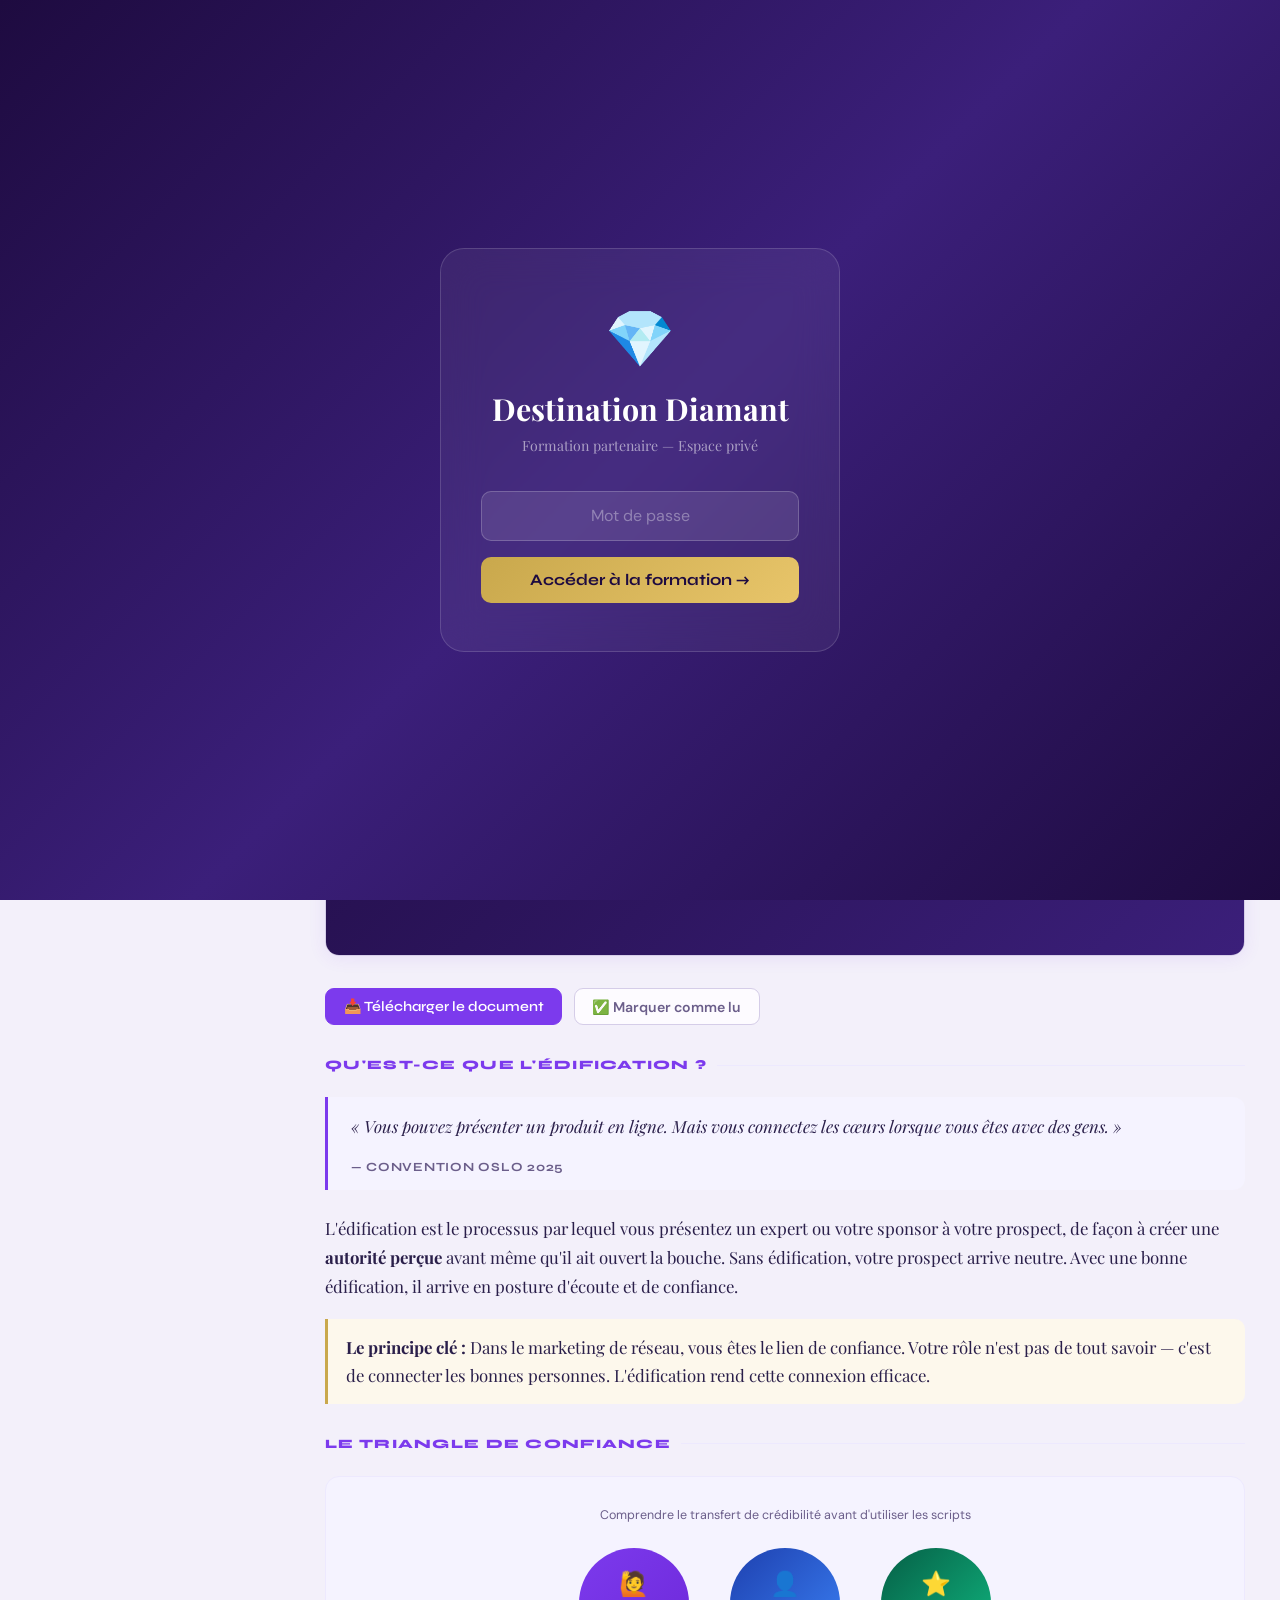
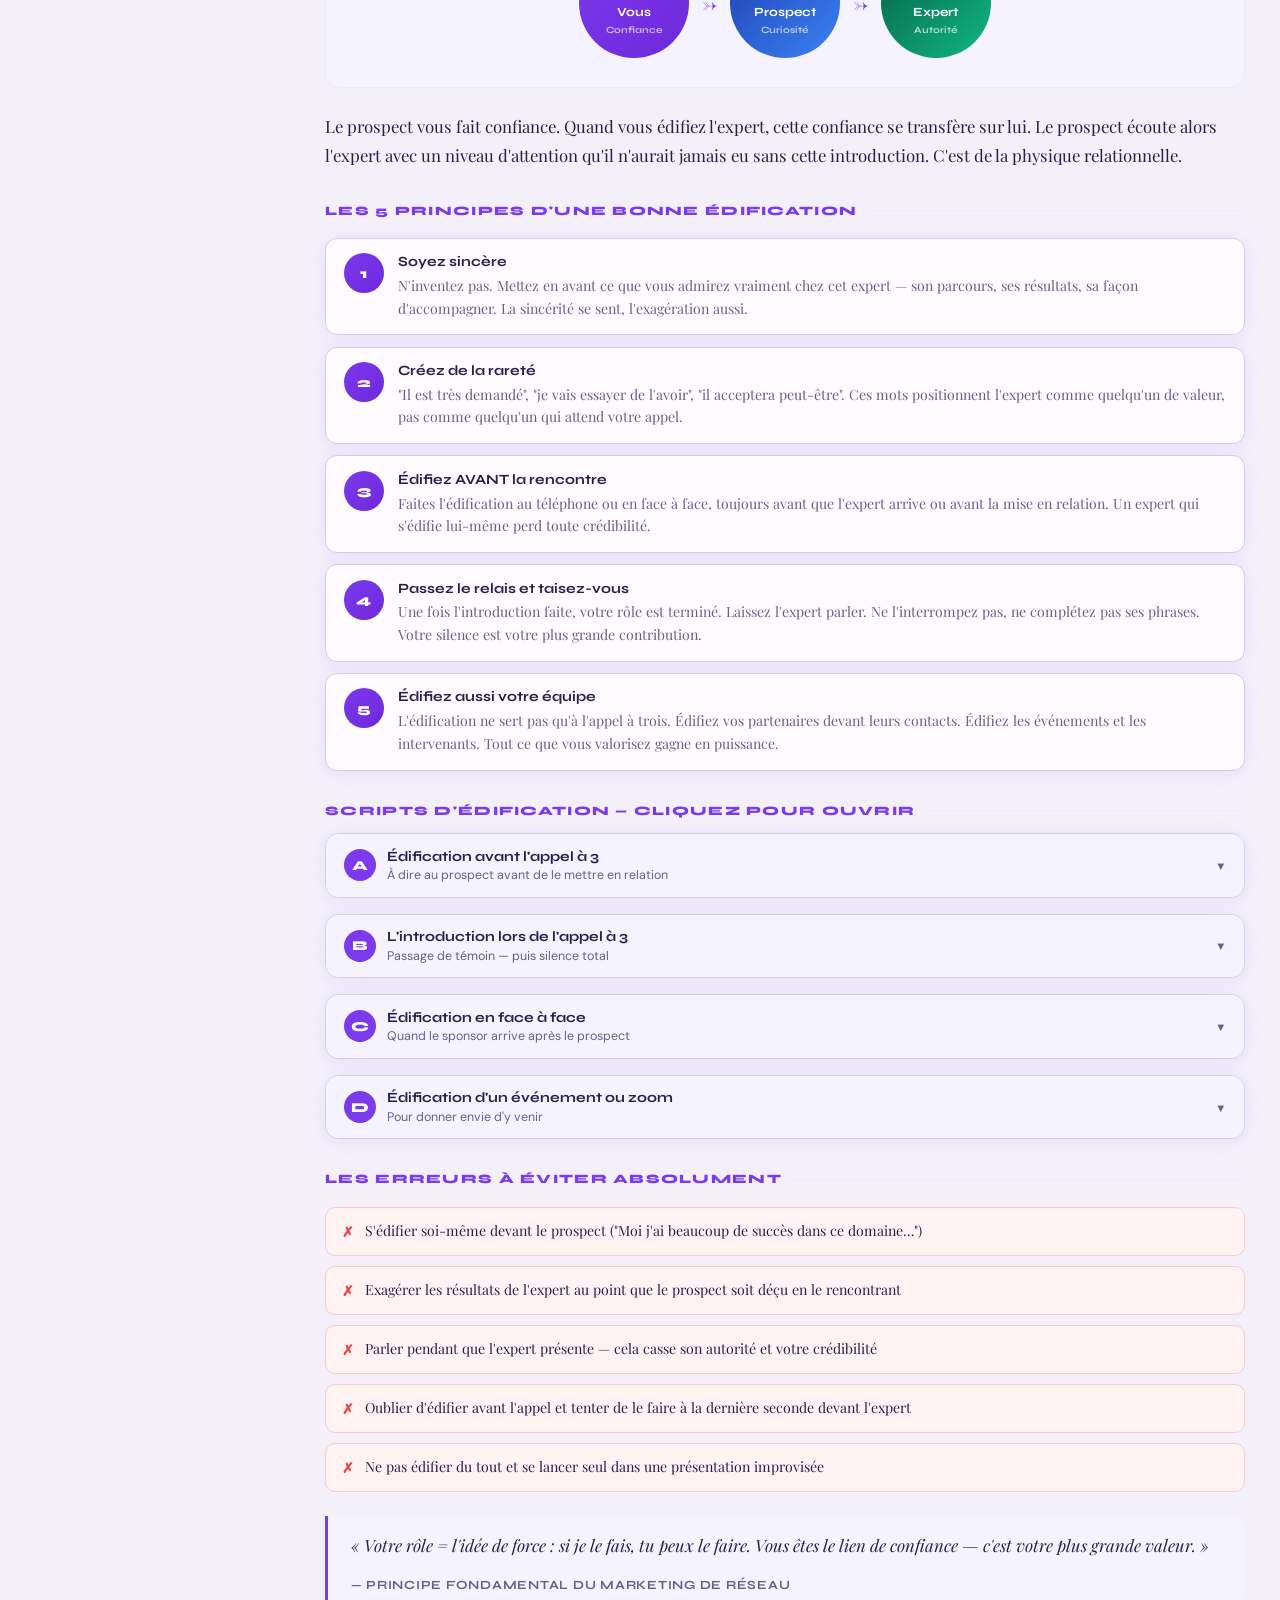
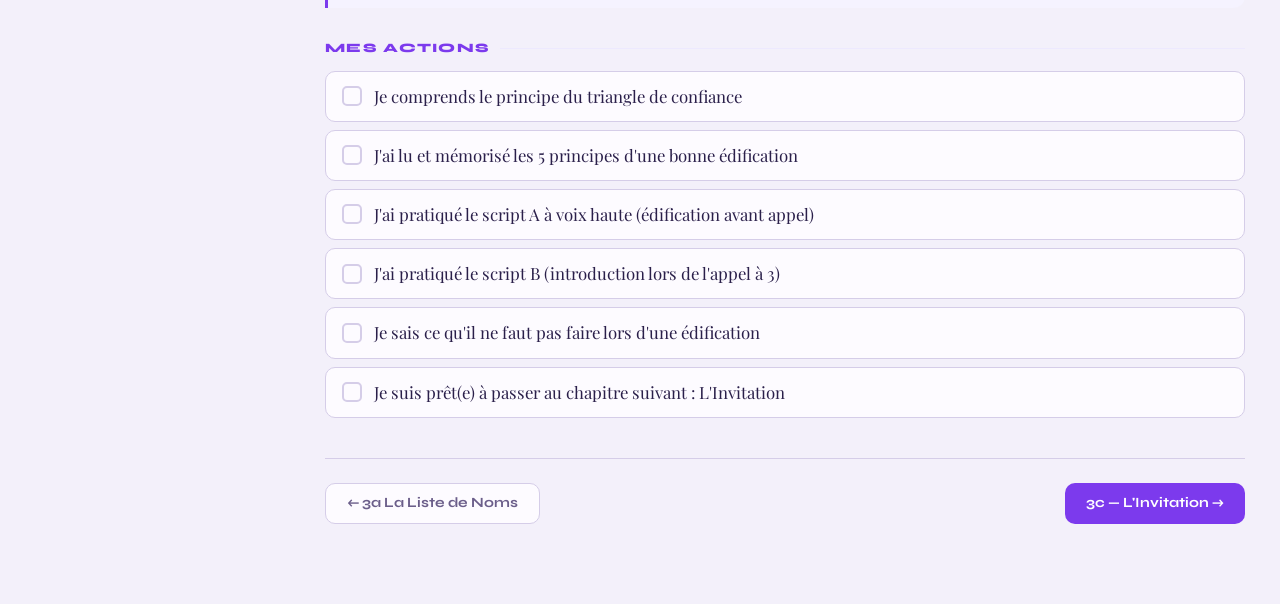
<file: module-3b.html>
<!DOCTYPE html>
<html lang="fr">
<head>
<meta charset="UTF-8">
<meta name="viewport" content="width=device-width, initial-scale=1.0">
<meta name="robots" content="noindex, nofollow">
<title>3b — L'Édification · Destination 💎</title>
<link href="https://fonts.googleapis.com/css2?family=Playfair+Display:ital,wght@0,700;0,900;1,700&family=Syne:wght@400;600;700;800&family=DM+Sans:wght@300;400;500&display=swap" rel="stylesheet">
<link rel="stylesheet" href="dd-style.css">
<style>
/* Triangle de confiance */
.triangle-wrap {
  background: var(--vm-pale); border: 1px solid var(--vm-light);
  border-radius: var(--radius); padding: 1.8rem;
  text-align: center; margin: 1.5rem 0;
}
.triangle-wrap .tw-sub {
  font-family: 'DM Sans', sans-serif;
  font-size: var(--fs-xs); color: var(--text2); margin-bottom: 1.3rem;
}
.tri-nodes {
  display: flex; justify-content: center;
  flex-wrap: wrap; gap: .8rem;
}
.tri-node {
  width: 110px; height: 110px; border-radius: 50%;
  display: flex; flex-direction: column;
  align-items: center; justify-content: center; gap: .3rem;
  color: #fff; font-family: 'Syne', sans-serif;
  font-weight: 700; font-size: .78rem;
}
.tri-node .tn-icon { font-size: 1.5rem; }
.tri-node .tn-sub { font-size: .6rem; opacity: .65; }
.tn-vous  { background: linear-gradient(135deg, var(--vm), var(--vm2)); }
.tn-pros  { background: linear-gradient(135deg, #1E40AF, #3B82F6); }
.tn-exp   { background: linear-gradient(135deg, #065F46, #10B981); }
.tri-arrow {
  display: flex; align-items: center; justify-content: center;
  font-size: 1.4rem; color: var(--vm); align-self: center;
}
@media(max-width:500px){ .tri-arrow { transform: rotate(90deg); } }

/* Principes clés */
.principe-list { display: grid; gap: .7rem; margin: 1.2rem 0 1.5rem; }
.principe-item {
  display: grid; grid-template-columns: 40px 1fr;
  gap: .9rem; align-items: start;
  background: var(--card); border: 1px solid var(--border);
  border-radius: 12px; padding: .9rem 1.1rem;
  box-shadow: var(--shadow);
}
.pi-num {
  width: 40px; height: 40px;
  background: linear-gradient(135deg, var(--vm), var(--vm2));
  color: #fff; border-radius: 50%;
  display: flex; align-items: center; justify-content: center;
  font-family: 'Syne', sans-serif; font-weight: 800;
  font-size: .85rem; flex-shrink: 0;
}
.pi-content .pi-title {
  font-family: 'Syne', sans-serif; font-weight: 700;
  font-size: .88rem; color: var(--text); margin-bottom: .3rem;
}
.pi-content .pi-text {
  font-family: 'Playfair Display', serif;
  font-size: var(--fs-sm); color: var(--text2); line-height: 1.6;
}

/* Scripts */
.script-card {
  background: var(--card); border: 1px solid var(--border);
  border-radius: var(--radius); margin-bottom: 1rem;
  overflow: hidden; box-shadow: var(--shadow);
}
.sc-hdr {
  display: flex; align-items: center; gap: .7rem;
  padding: .85rem 1.1rem; cursor: pointer;
  background: var(--vm-pale); transition: background .15s;
  user-select: none;
}
.sc-hdr:hover { background: var(--vm-light); }
.sc-letter {
  width: 32px; height: 32px; border-radius: 50%;
  background: var(--vm); color: #fff;
  display: flex; align-items: center; justify-content: center;
  font-family: 'Syne', sans-serif; font-weight: 800;
  font-size: .85rem; flex-shrink: 0;
}
.sc-title-col .sc-name {
  font-family: 'Syne', sans-serif; font-weight: 700;
  font-size: .88rem; color: var(--text);
}
.sc-title-col .sc-meta {
  font-family: 'DM Sans', sans-serif;
  font-size: var(--fs-xs); color: var(--text2); margin-top: .15rem;
}
.sc-arrow { margin-left: auto; font-size: .7rem; color: var(--text2); transition: transform .25s; }
.sc-hdr.open .sc-arrow { transform: rotate(180deg); }
.sc-body { display: none; padding: 1.1rem 1.2rem; border-top: 1px solid var(--border); }
.sc-body.open { display: block; }
.sc-context {
  font-family: 'Syne', sans-serif; font-size: var(--fs-xs);
  font-weight: 700; color: var(--vm); text-transform: uppercase;
  letter-spacing: .06em; margin-bottom: .6rem;
}
.bubble {
  background: linear-gradient(135deg, #1E0B40, #3B1F7A);
  border-radius: 12px; padding: 1.1rem 1.3rem;
  font-family: 'Playfair Display', serif;
  font-size: var(--fs-base); font-style: italic;
  color: rgba(255,255,255,.92); line-height: 1.75;
  margin-bottom: .9rem;
}
.tip-box {
  background: var(--gold-lt); border: 1px solid rgba(201,168,76,.25);
  border-radius: 10px; padding: .8rem 1rem;
  font-family: 'Playfair Display', serif;
  font-size: var(--fs-sm); color: var(--text); line-height: 1.6;
}
.tip-box strong { font-family: 'Syne', sans-serif; font-size: var(--fs-xs); font-weight: 800; color: var(--gold); text-transform: uppercase; letter-spacing: .06em; display: block; margin-bottom: .3rem; }

/* Erreurs édification */
.erreur-edif {
  display: grid; gap: .6rem; margin: 1.2rem 0 1.5rem;
}
.ee-item {
  display: flex; align-items: flex-start; gap: .7rem;
  background: #FEF2F2; border: 1px solid #FECACA;
  border-radius: 10px; padding: .75rem 1rem;
  font-family: 'Playfair Display', serif;
  font-size: var(--fs-sm); line-height: 1.55; color: var(--text);
}
.ee-item::before { content: '✗'; color: #EF4444; font-weight: 700; flex-shrink: 0; margin-top: .1rem; }
</style>
</head>
<body>

<script>function ddCheckPw(){var v=document.getElementById("pw-input").value;if(v==="Diamant"){localStorage.setItem("dd_auth","1");document.getElementById("pw-overlay").style.display="none";}else{document.getElementById("pw-err").style.display="block";document.getElementById("pw-input").value="";}}if(localStorage.getItem("dd_auth")==="1"){document.getElementById("pw-overlay").style.display="none";}document.addEventListener("keydown",function(e){if(e.key==="Enter")ddCheckPw();});</script>

<div id="pw-overlay"><div class="pw-box"><span class="pw-gem">💎</span><h1 class="pw-title">Destination Diamant</h1><p class="pw-sub">Formation partenaire — Espace privé</p><input type="password" class="pw-input" id="pw-input" placeholder="Mot de passe" autocomplete="off"><button class="pw-btn" id="pw-btn" onclick="ddCheckPw()">Accéder à la formation →</button><p class="pw-err" id="pw-err">Mot de passe incorrect. Réessayez.</p></div></div>

<div id="srch-ov"><div id="srch-box"><div class="srch-top"><span class="srch-icon">🔍</span><input type="text" id="srch-input" placeholder="Rechercher dans toute la formation…" oninput="ddDoSearch(this.value)" autocomplete="off"><button class="srch-close" onclick="ddCloseSrch()">✕</button></div><div id="srch-results"><div class="srch-hint">Tapez un mot-clé pour chercher dans tous les modules</div></div></div></div>

<header>
  <button class="hdr-menu-btn" onclick="ddToggleSidebar()"><svg width="22" height="22" viewBox="0 0 22 22" fill="none"><rect y="4" width="22" height="2" rx="1" fill="currentColor"/><rect y="10" width="22" height="2" rx="1" fill="currentColor"/><rect y="16" width="22" height="2" rx="1" fill="currentColor"/></svg></button>
  <a class="hdr-logo" href="index.html">Destination <span>💎</span></a>
  <div class="hdr-spacer"></div>
  <button class="hdr-btn" id="audio-btn" onclick="ddToggleAudio()">🔊 Écouter</button>
  <button class="hdr-btn" onclick="ddOpenSrch()">🔍 Rechercher</button>
</header>

<div id="sb-overlay"></div>
<div class="layout">

<aside id="sidebar">
  <a class="sb-logo" href="index.html">Destination <span>💎</span></a>
  <div class="sb-progress-label" id="sb-pct-label">0% complété</div>
  <div class="sb-progress"><div class="sb-progress-fill" id="sb-pfill" style="width:0%"></div></div>
  <div class="sb-group"><div class="sb-group-hdr" onclick="ddToggleGroup(this)"><span class="sb-mod-num">01</span> Bienvenue — Mes Fondations<span class="sb-arrow">▶</span></div><div class="sb-items">
    <a class="sb-item" href="module-1-1.html"><span class="sb-item-num">1.1</span> Mon Engagement & Ma Décision<span class="sb-chk" data-id="m1-1" onclick="ddToggleChk(event,'m1-1')"></span></a>
    <a class="sb-item" href="module-1-2.html"><span class="sb-item-num">1.2</span> Mon Pourquoi<span class="sb-chk" data-id="m1-2" onclick="ddToggleChk(event,'m1-2')"></span></a>
    <a class="sb-item" href="module-1-3.html"><span class="sb-item-num">1.3</span> Mes Rêves & Objectifs SMART<span class="sb-chk" data-id="m1-3" onclick="ddToggleChk(event,'m1-3')"></span></a>
    <a class="sb-item" href="module-1-4.html"><span class="sb-item-num">1.4</span> Ma Planification & Agenda<span class="sb-chk" data-id="m1-4" onclick="ddToggleChk(event,'m1-4')"></span></a>
    <a class="sb-item" href="module-1-5.html"><span class="sb-item-num">1.5</span> Mon Histoire Produit<span class="sb-chk" data-id="m1-5" onclick="ddToggleChk(event,'m1-5')"></span></a>
    <a class="sb-item" href="module-1-6.html"><span class="sb-item-num">1.6</span> Histoire de l'Entreprise<span class="sb-chk" data-id="m1-6" onclick="ddToggleChk(event,'m1-6')"></span></a>
  </div></div>
  <div class="sb-group"><div class="sb-group-hdr" onclick="ddToggleGroup(this)"><span class="sb-mod-num">02</span> Les 33 Erreurs<span class="sb-arrow">▶</span></div><div class="sb-items"><a class="sb-item" href="module-2.html"><span class="sb-item-num">2</span> Les 33 erreurs à éviter<span class="sb-chk" data-id="m2" onclick="ddToggleChk(event,'m2')"></span></a></div></div>
  <div class="sb-group"><div class="sb-group-hdr open" onclick="ddToggleGroup(this)"><span class="sb-mod-num">03</span> Prospection Organique<span class="sb-arrow">▶</span></div><div class="sb-items open">
    <a class="sb-item" href="module-3a.html"><span class="sb-item-num">3a</span> La Liste de Noms<span class="sb-chk" data-id="m3a" onclick="ddToggleChk(event,'m3a')"></span></a>
    <a class="sb-item active" href="module-3b.html"><span class="sb-item-num">3b</span> L'Édification<span class="sb-chk" data-id="m3b" onclick="ddToggleChk(event,'m3b')"></span></a>
    <a class="sb-item" href="module-3c.html"><span class="sb-item-num">3c</span> L'Invitation<span class="sb-chk" data-id="m3c" onclick="ddToggleChk(event,'m3c')"></span></a>
    <a class="sb-item" href="module-3d.html"><span class="sb-item-num">3d</span> Les Objections<span class="sb-chk" data-id="m3d" onclick="ddToggleChk(event,'m3d')"></span></a>
    <a class="sb-item" href="module-3e.html"><span class="sb-item-num">3e</span> Bibliothèque & Culture MLM<span class="sb-chk" data-id="m3e" onclick="ddToggleChk(event,'m3e')"></span></a>
  </div></div>
  <div class="sb-group"><div class="sb-group-hdr" onclick="ddToggleGroup(this)"><span class="sb-mod-num">04</span> Démarrage<span class="sb-arrow">▶</span></div><div class="sb-items">
    <a class="sb-item" href="module-4a.html"><span class="sb-item-num">4a</span> Inscription & Statut<span class="sb-chk" data-id="m4a" onclick="ddToggleChk(event,'m4a')"></span></a>
    <a class="sb-item" href="module-4b.html"><span class="sb-item-num">4b</span> Adhésion, Pack & Z4F<span class="sb-chk" data-id="m4b" onclick="ddToggleChk(event,'m4b')"></span></a>
    <a class="sb-item" href="module-4c.html"><span class="sb-item-num">4c</span> Fast Start<span class="sb-chk" data-id="m4c" onclick="ddToggleChk(event,'m4c')"></span></a>
    <a class="sb-item" href="module-4d.html"><span class="sb-item-num">4d</span> Règles & Outils<span class="sb-chk" data-id="m4d" onclick="ddToggleChk(event,'m4d')"></span></a>
    <a class="sb-item" href="module-4e.html"><span class="sb-item-num">4e</span> Inauguration<span class="sb-chk" data-id="m4e" onclick="ddToggleChk(event,'m4e')"></span></a>
    <a class="sb-item" href="module-4f.html"><span class="sb-item-num">4f</span> Les Événements<span class="sb-chk" data-id="m4f" onclick="ddToggleChk(event,'m4f')"></span></a>
  </div></div>
  <div class="sb-group"><div class="sb-group-hdr" onclick="ddToggleGroup(this)"><span class="sb-mod-num">4★</span> Les Outils<span class="sb-arrow">▶</span></div><div class="sb-items"><a class="sb-item" href="module-4bis.html"><span class="sb-item-num">4★</span> Mes Outils & Ressources<span class="sb-chk" data-id="m4bis" onclick="ddToggleChk(event,'m4bis')"></span></a></div></div>
  <div class="sb-group"><div class="sb-group-hdr coming"><span class="sb-mod-num">05</span> La Présentation & Closing</div></div>
  <div class="sb-group"><div class="sb-group-hdr coming"><span class="sb-mod-num">06</span> Plan de Rémunération</div></div>
  <div class="sb-group"><div class="sb-group-hdr coming"><span class="sb-mod-num">07</span> Prospection Réseaux Sociaux</div></div>
</aside>

<main id="main-content">

  <div class="mod-hero">
    <div class="mod-hero-badge">🎯 Module 3 · Chapitre b</div>
    <h1>L'<em>Édification</em></h1>
    <p class="mod-hero-sub">L'édification, c'est l'art de transférer votre confiance vers un expert avant qu'il parle. Un appel à trois bien édifié vaut dix présentations solitaires.</p>
  </div>

  <div class="video-wrap">
    <div class="video-label">🎬 Vidéo du chapitre</div>
    <!-- REMPLACER par : <iframe class="video-iframe" src="https://www.youtube.com/embed/XXXXXXXX" allowfullscreen></iframe> -->
    <div class="video-placeholder"><span class="vp-icon">▶️</span><span class="vp-txt">Vidéo à venir — remplacez ce bloc par un iframe YouTube</span></div>
  </div>

  <div class="action-bar">
    <!-- REMPLACER href="#" par le lien Google Doc du chapitre -->
    <a class="action-btn primary" href="#" target="_blank">📥 Télécharger le document</a>
    <button class="action-btn" onclick="ddMarkDone('m3b',this)">✅ Marquer comme lu</button>
  </div>

  <div class="slbl">Qu'est-ce que l'édification ?</div>

  <div class="quote-block">
    <p>« Vous pouvez présenter un produit en ligne. Mais vous connectez les cœurs lorsque vous êtes avec des gens. »</p>
    <cite>— Convention Oslo 2025</cite>
  </div>

  <p>L'édification est le processus par lequel vous présentez un expert ou votre sponsor à votre prospect, de façon à créer une <strong>autorité perçue</strong> avant même qu'il ait ouvert la bouche. Sans édification, votre prospect arrive neutre. Avec une bonne édification, il arrive en posture d'écoute et de confiance.</p>

  <div class="hl"><strong>Le principe clé :</strong> Dans le marketing de réseau, vous êtes le lien de confiance. Votre rôle n'est pas de tout savoir — c'est de connecter les bonnes personnes. L'édification rend cette connexion efficace.</div>

  <div class="slbl">Le Triangle de Confiance</div>

  <div class="triangle-wrap">
    <p class="tw-sub">Comprendre le transfert de crédibilité avant d'utiliser les scripts</p>
    <div class="tri-nodes">
      <div class="tri-node tn-vous"><span class="tn-icon">🙋</span>Vous<span class="tn-sub">Confiance</span></div>
      <div class="tri-arrow">→</div>
      <div class="tri-node tn-pros"><span class="tn-icon">👤</span>Prospect<span class="tn-sub">Curiosité</span></div>
      <div class="tri-arrow">→</div>
      <div class="tri-node tn-exp"><span class="tn-icon">⭐</span>Expert<span class="tn-sub">Autorité</span></div>
    </div>
  </div>

  <p>Le prospect vous fait confiance. Quand vous édifiez l'expert, cette confiance se transfère sur lui. Le prospect écoute alors l'expert avec un niveau d'attention qu'il n'aurait jamais eu sans cette introduction. C'est de la physique relationnelle.</p>

  <div class="slbl">Les 5 principes d'une bonne édification</div>

  <div class="principe-list">
    <div class="principe-item">
      <div class="pi-num">1</div>
      <div class="pi-content">
        <div class="pi-title">Soyez sincère</div>
        <div class="pi-text">N'inventez pas. Mettez en avant ce que vous admirez vraiment chez cet expert — son parcours, ses résultats, sa façon d'accompagner. La sincérité se sent, l'exagération aussi.</div>
      </div>
    </div>
    <div class="principe-item">
      <div class="pi-num">2</div>
      <div class="pi-content">
        <div class="pi-title">Créez de la rareté</div>
        <div class="pi-text">"Il est très demandé", "je vais essayer de l'avoir", "il acceptera peut-être". Ces mots positionnent l'expert comme quelqu'un de valeur, pas comme quelqu'un qui attend votre appel.</div>
      </div>
    </div>
    <div class="principe-item">
      <div class="pi-num">3</div>
      <div class="pi-content">
        <div class="pi-title">Édifiez AVANT la rencontre</div>
        <div class="pi-text">Faites l'édification au téléphone ou en face à face, toujours avant que l'expert arrive ou avant la mise en relation. Un expert qui s'édifie lui-même perd toute crédibilité.</div>
      </div>
    </div>
    <div class="principe-item">
      <div class="pi-num">4</div>
      <div class="pi-content">
        <div class="pi-title">Passez le relais et taisez-vous</div>
        <div class="pi-text">Une fois l'introduction faite, votre rôle est terminé. Laissez l'expert parler. Ne l'interrompez pas, ne complétez pas ses phrases. Votre silence est votre plus grande contribution.</div>
      </div>
    </div>
    <div class="principe-item">
      <div class="pi-num">5</div>
      <div class="pi-content">
        <div class="pi-title">Édifiez aussi votre équipe</div>
        <div class="pi-text">L'édification ne sert pas qu'à l'appel à trois. Édifiez vos partenaires devant leurs contacts. Édifiez les événements et les intervenants. Tout ce que vous valorisez gagne en puissance.</div>
      </div>
    </div>
  </div>

  <div class="slbl">Scripts d'édification — Cliquez pour ouvrir</div>

  <!-- Script A -->
  <div class="script-card">
    <div class="sc-hdr" onclick="toggleSc(this)">
      <div class="sc-letter">A</div>
      <div class="sc-title-col">
        <div class="sc-name">Édification avant l'appel à 3</div>
        <div class="sc-meta">À dire au prospect avant de le mettre en relation</div>
      </div>
      <span class="sc-arrow">▼</span>
    </div>
    <div class="sc-body">
      <div class="sc-context">📞 Ce que vous dites au prospect AVANT</div>
      <div class="bubble">« [Prénom], tu as posé d'excellentes questions. Je veux être sûr que tu aies les réponses les plus précises.<br><br>Je vais essayer de voir si je peux avoir 10 minutes avec mon partenaire senior, [Prénom Expert]. C'est quelqu'un qui a un succès remarquable — il développe des équipes à l'international. Il est très demandé, mais comme je lui ai parlé de toi, il acceptera peut-être de nous accorder un moment.<br><br>Sois bref et précis, car son temps est précieux. »</div>
      <div class="tip-box"><strong>⚡ Pourquoi ça fonctionne</strong>"Essayer de l'avoir" + "très demandé" = le prospect arrive en posture d'écoute active, pas en mode défensif.</div>
    </div>
  </div>

  <!-- Script B -->
  <div class="script-card">
    <div class="sc-hdr" onclick="toggleSc(this)">
      <div class="sc-letter">B</div>
      <div class="sc-title-col">
        <div class="sc-name">L'introduction lors de l'appel à 3</div>
        <div class="sc-meta">Passage de témoin — puis silence total</div>
      </div>
      <span class="sc-arrow">▼</span>
    </div>
    <div class="sc-body">
      <div class="sc-context">🔄 Une fois tout le monde connecté</div>
      <div class="bubble">« Bonjour [Expert], merci de prendre ce temps. Je te présente [Prospect], c'est la personne dont je t'ai parlé — [métier ou contexte rapide].<br><br>[Prospect], je te présente [Expert], un des leaders les plus respectés de notre réseau, qui m'accompagne et m'apprend énormément. »</div>
      <div class="tip-box"><strong>🤫 Après l'introduction</strong>Taisez-vous complètement. Ne reprenez la parole que si l'expert vous la donne explicitement. Votre silence est un signe de respect et renforce l'autorité de l'expert.</div>
    </div>
  </div>

  <!-- Script C -->
  <div class="script-card">
    <div class="sc-hdr" onclick="toggleSc(this)">
      <div class="sc-letter">C</div>
      <div class="sc-title-col">
        <div class="sc-name">Édification en face à face</div>
        <div class="sc-meta">Quand le sponsor arrive après le prospect</div>
      </div>
      <span class="sc-arrow">▼</span>
    </div>
    <div class="sc-body">
      <div class="sc-context">🏠 Avant l'arrivée du sponsor (café, réunion maison)</div>
      <div class="bubble">« Ah, je t'avais dit que j'essaierais d'avoir [Prénom] ce soir. Bonne nouvelle, il/elle a pu se libérer ! C'est quelqu'un qui fait ça depuis [durée] et qui a des résultats vraiment solides. Je lui fais totalement confiance. Il/elle va t'expliquer ça bien mieux que moi. »</div>
      <div class="tip-box"><strong>🎯 La technique</strong>Faites arriver votre sponsor APRÈS votre prospect. Ainsi, le prospect vous voit accueillir quelqu'un d'important — pas quelqu'un qui attendait déjà là.</div>
    </div>
  </div>

  <!-- Script D -->
  <div class="script-card">
    <div class="sc-hdr" onclick="toggleSc(this)">
      <div class="sc-letter">D</div>
      <div class="sc-title-col">
        <div class="sc-name">Édification d'un événement ou zoom</div>
        <div class="sc-meta">Pour donner envie d'y venir</div>
      </div>
      <span class="sc-arrow">▼</span>
    </div>
    <div class="sc-body">
      <div class="sc-context">📅 Quand vous invitez à un zoom ou une réunion</div>
      <div class="bubble">« Il y a une présentation en ligne mardi soir. Les intervenants font ça depuis des années, c'est professionnel et concret — pas du tout commercial. C'est 45 minutes. Je t'envoie le lien, réserve le créneau. »</div>
      <div class="tip-box"><strong>💡 Règle</strong>Édifiez toujours l'événement avant d'envoyer le lien. Un lien brut sans contexte a 3 fois moins de chances d'aboutir à une présence.</div>
    </div>
  </div>

  <div class="slbl">Les erreurs à éviter absolument</div>

  <div class="erreur-edif">
    <div class="ee-item">S'édifier soi-même devant le prospect ("Moi j'ai beaucoup de succès dans ce domaine…")</div>
    <div class="ee-item">Exagérer les résultats de l'expert au point que le prospect soit déçu en le rencontrant</div>
    <div class="ee-item">Parler pendant que l'expert présente — cela casse son autorité et votre crédibilité</div>
    <div class="ee-item">Oublier d'édifier avant l'appel et tenter de le faire à la dernière seconde devant l'expert</div>
    <div class="ee-item">Ne pas édifier du tout et se lancer seul dans une présentation improvisée</div>
  </div>

  <div class="quote-block">
    <p>« Votre rôle = l'idée de force : si je le fais, tu peux le faire. Vous êtes le lien de confiance — c'est votre plus grande valeur. »</p>
    <cite>— Principe fondamental du marketing de réseau</cite>
  </div>

  <div class="slbl">Mes actions</div>
  <ul class="checklist">
    <li onclick="ddToggleCl(this)"><div class="cl-box"></div>Je comprends le principe du triangle de confiance</li>
    <li onclick="ddToggleCl(this)"><div class="cl-box"></div>J'ai lu et mémorisé les 5 principes d'une bonne édification</li>
    <li onclick="ddToggleCl(this)"><div class="cl-box"></div>J'ai pratiqué le script A à voix haute (édification avant appel)</li>
    <li onclick="ddToggleCl(this)"><div class="cl-box"></div>J'ai pratiqué le script B (introduction lors de l'appel à 3)</li>
    <li onclick="ddToggleCl(this)"><div class="cl-box"></div>Je sais ce qu'il ne faut pas faire lors d'une édification</li>
    <li onclick="ddToggleCl(this)"><div class="cl-box"></div>Je suis prêt(e) à passer au chapitre suivant : L'Invitation</li>
  </ul>

  <div class="nav-btns">
    <a class="nav-btn nav-btn-prev" href="module-3a.html">← 3a La Liste de Noms</a>
    <a class="nav-btn nav-btn-next" href="module-3c.html">3c — L'Invitation →</a>
  </div>

</main>
</div>

<script src="search-index.js"></script>
<script src="dd-app.js"></script>
<script>
ddInit('m3b');

function toggleSc(hdr) {
  hdr.classList.toggle('open');
  hdr.nextElementSibling.classList.toggle('open');
}
</script>
</body>
</html>
</file>
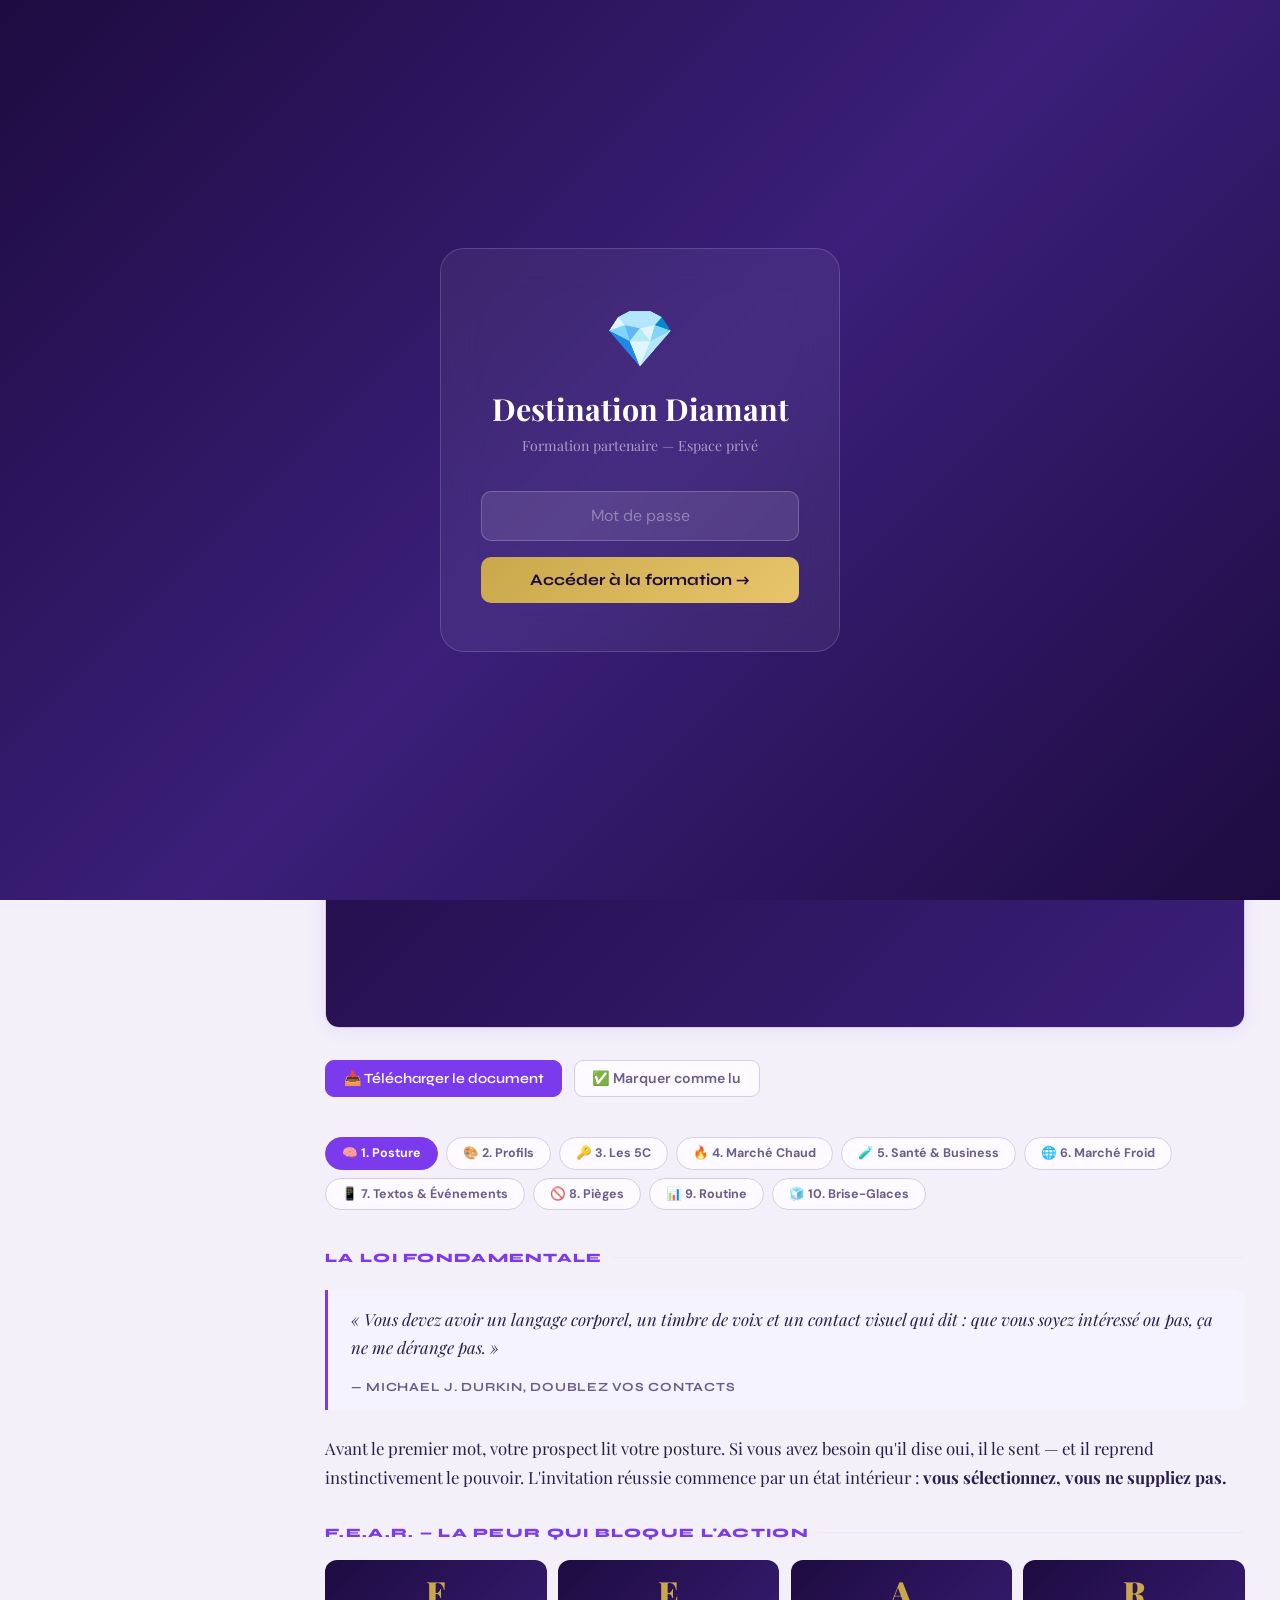
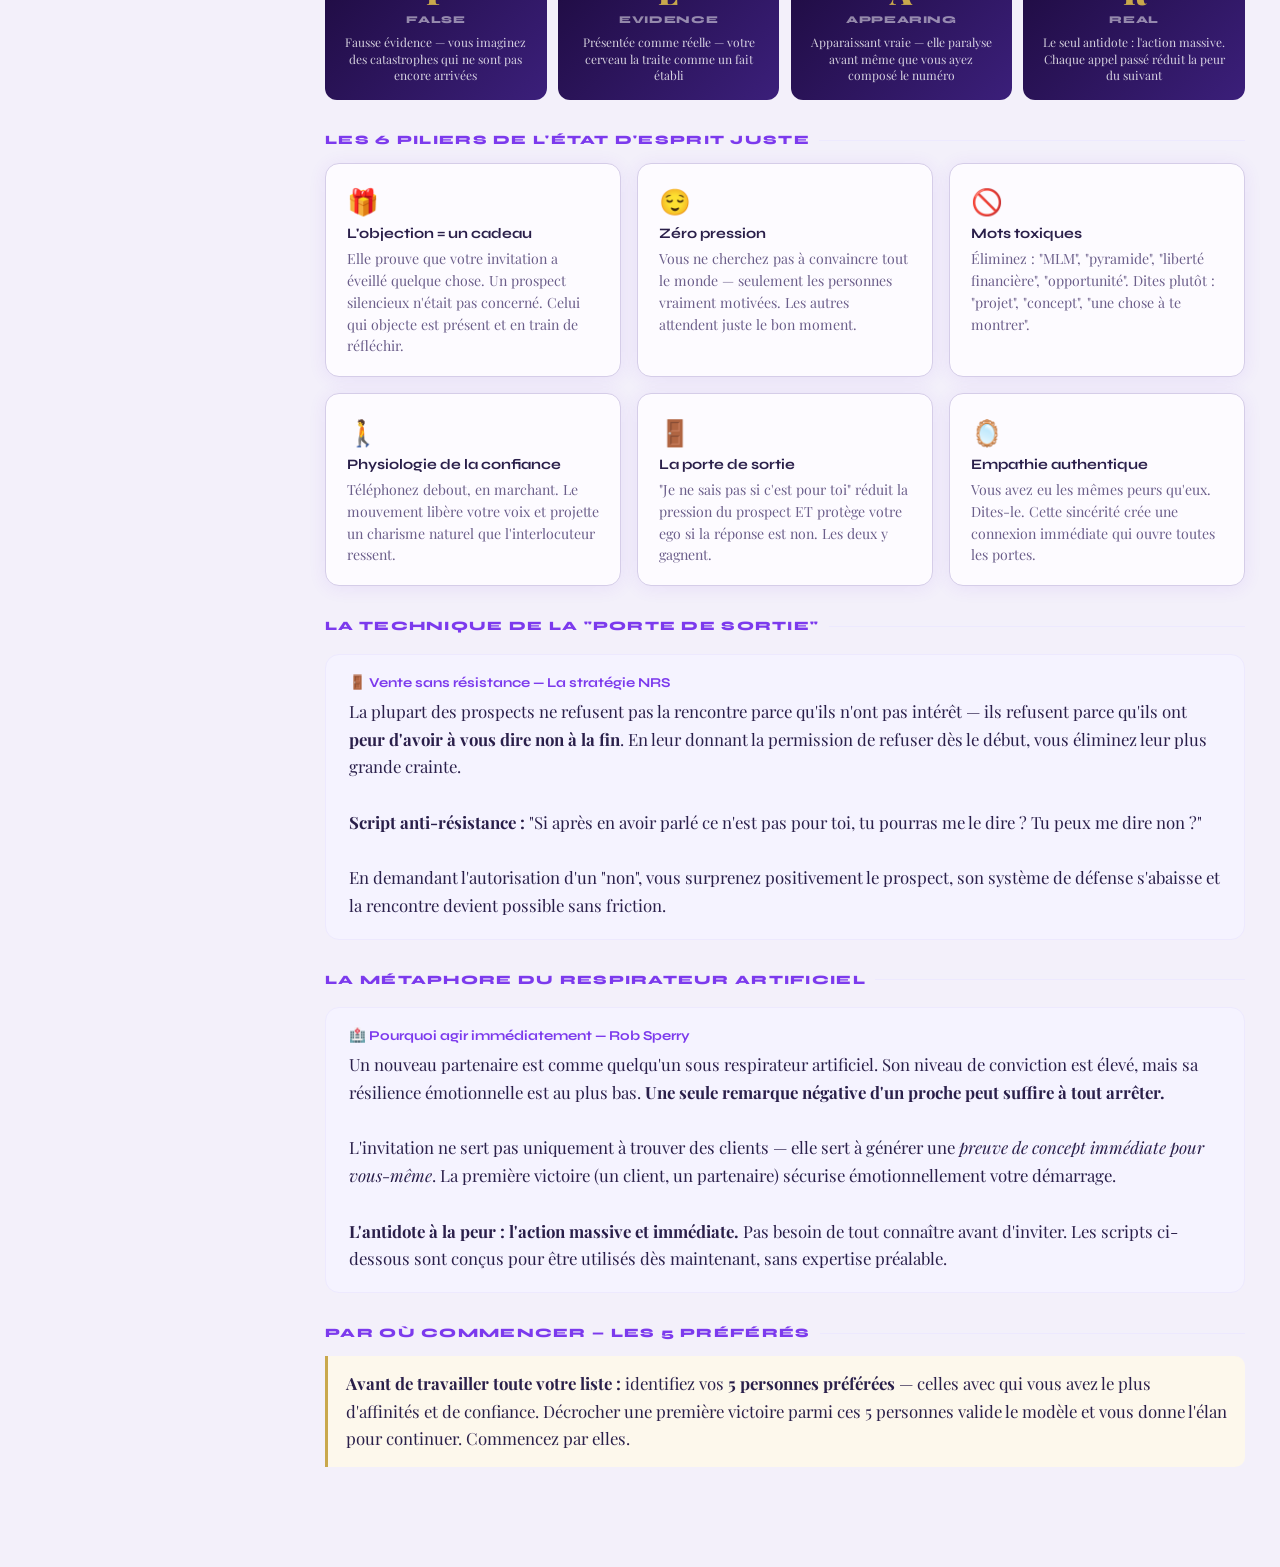
<file: module-3c.html>
<!DOCTYPE html>
<html lang="fr">
<head>
<meta charset="UTF-8">
<meta name="viewport" content="width=device-width, initial-scale=1.0">
<meta name="robots" content="noindex, nofollow">
<title>3c — L'Art de l'Invitation · Destination 💎</title>
<link href="https://fonts.googleapis.com/css2?family=Playfair+Display:ital,wght@0,700;0,900;1,700&family=Syne:wght@400;600;700;800&family=DM+Sans:wght@300;400;500&display=swap" rel="stylesheet">
<link rel="stylesheet" href="dd-style.css">
<style>
/* Navigation chapitres */
.chap-nav {
  display:flex; flex-wrap:wrap; gap:.5rem;
  margin:1.5rem 0 2rem; position:sticky;
  top:calc(var(--hdr) + .5rem); z-index:10;
  background:var(--bg); padding:.5rem 0;
}
.chap-btn {
  padding:.45rem 1rem; border-radius:20px;
  border:1.5px solid var(--border);
  background:var(--card); color:var(--text2);
  font-family:'Syne',sans-serif; font-size:var(--fs-xs);
  font-weight:700; cursor:pointer; transition:all .18s;
  white-space:nowrap;
}
.chap-btn:hover { border-color:var(--vm); color:var(--vm); background:var(--vm-pale); }
.chap-btn.active { background:var(--vm); color:#fff; border-color:var(--vm); }

/* Sections chapitres */
.chap-section { display:none; }
.chap-section.active { display:block; }

/* FEAR */
.fear-grid {
  display:grid; grid-template-columns:repeat(4,1fr);
  gap:.7rem; margin:1.2rem 0;
}
@media(max-width:600px){ .fear-grid { grid-template-columns:repeat(2,1fr); } }
.fear-card {
  background:linear-gradient(135deg,#1E0B40,#3B1F7A);
  border-radius:12px; padding:1rem .9rem; text-align:center;
}
.fear-letter { font-family:'Playfair Display',serif; font-size:2rem; font-weight:900; color:var(--gold); display:block; line-height:1; }
.fear-word { font-family:'Syne',sans-serif; font-size:.65rem; font-weight:800; color:rgba(255,255,255,.5); text-transform:uppercase; letter-spacing:.06em; display:block; margin:.3rem 0 .5rem; }
.fear-desc { font-family:'Playfair Display',serif; font-size:.75rem; color:rgba(255,255,255,.8); line-height:1.4; }

/* Profils couleurs */
.profils-grid { display:grid; grid-template-columns:repeat(2,1fr); gap:1rem; margin:1.2rem 0; }
@media(max-width:500px){ .profils-grid { grid-template-columns:1fr; } }
.profil-card { border-radius:var(--radius); overflow:hidden; box-shadow:var(--shadow); }
.profil-hdr { padding:.65rem 1rem; font-family:'Syne',sans-serif; font-weight:800; font-size:.78rem; display:flex; align-items:center; gap:.5rem; }
.p-rouge { background:#FEE2E2; color:#991B1B; }
.p-bleu  { background:#DBEAFE; color:#1E40AF; }
.p-vert  { background:#D1FAE5; color:#065F46; }
.p-jaune { background:#FEF3C7; color:#92400E; }
.profil-body { background:var(--card); padding:.85rem 1rem; }
.profil-trait { font-family:'Playfair Display',serif; font-size:var(--fs-sm); color:var(--text2); line-height:1.55; }
.profil-approche { font-family:'Syne',sans-serif; font-size:var(--fs-xs); font-weight:700; color:var(--vm); margin-top:.5rem; }

/* 5C */
.cinq-c { display:grid; gap:.6rem; margin:1.2rem 0; }
.c-item { display:grid; grid-template-columns:42px 1fr; gap:.8rem; align-items:start; background:var(--card); border:1px solid var(--border); border-radius:12px; padding:.9rem 1.1rem; box-shadow:var(--shadow); }
.c-letter { width:42px; height:42px; border-radius:10px; background:linear-gradient(135deg,var(--vm),var(--vm2)); color:#fff; font-family:'Playfair Display',serif; font-weight:900; font-size:1.2rem; display:flex; align-items:center; justify-content:center; flex-shrink:0; }
.c-content .c-title { font-family:'Syne',sans-serif; font-weight:700; font-size:.88rem; margin-bottom:.2rem; }
.c-content .c-text { font-family:'Playfair Display',serif; font-size:var(--fs-sm); color:var(--text2); line-height:1.6; }

/* Scripts accordion */
.script-card { background:var(--card); border:1px solid var(--border); border-radius:var(--radius); margin-bottom:1rem; overflow:hidden; box-shadow:var(--shadow); }
.sc-hdr { display:flex; align-items:center; gap:.7rem; padding:.85rem 1.1rem; cursor:pointer; transition:background .15s; user-select:none; }
.sc-hdr:hover { background:var(--vm-pale); }
.sc-letter { width:32px; height:32px; border-radius:50%; background:var(--vm); color:#fff; display:flex; align-items:center; justify-content:center; font-family:'Syne',sans-serif; font-weight:800; font-size:.85rem; flex-shrink:0; }
.sc-letter.gold { background:linear-gradient(135deg,var(--gold),#E8C56A); color:#1E0B40; }
.sc-letter.green { background:#059669; }
.sc-letter.red   { background:#DC2626; }
.sc-letter.indigo{ background:#4338CA; }
.sc-title-col .sc-name { font-family:'Syne',sans-serif; font-weight:700; font-size:.88rem; color:var(--text); }
.sc-meta { display:flex; flex-wrap:wrap; gap:.3rem; margin-top:.2rem; }
.sc-tag { font-family:'DM Sans',sans-serif; font-size:.65rem; font-weight:700; padding:.15rem .5rem; border-radius:20px; }
.t-chaud   { background:#FEE2E2; color:#991B1B; }
.t-froid   { background:#DBEAFE; color:#1E40AF; }
.t-texte   { background:#D1FAE5; color:#065F46; }
.t-indirect{ background:#EDE9FE; color:#4C1D95; }
.t-sante   { background:#FEF3C7; color:#92400E; }
.t-event   { background:#FCE7F3; color:#9D174D; }
.sc-arrow { margin-left:auto; font-size:.7rem; color:var(--text2); transition:transform .25s; flex-shrink:0; }
.sc-hdr.open .sc-arrow { transform:rotate(180deg); }
.sc-body { display:none; padding:1.1rem 1.2rem; border-top:1px solid var(--border); }
.sc-body.open { display:block; }
.sc-context { font-family:'Syne',sans-serif; font-size:var(--fs-xs); font-weight:700; color:var(--vm); text-transform:uppercase; letter-spacing:.06em; margin-bottom:.6rem; }
.bubble { background:linear-gradient(135deg,#1E0B40,#3B1F7A); border-radius:12px; padding:1.1rem 1.3rem; font-family:'Playfair Display',serif; font-size:var(--fs-base); font-style:italic; color:rgba(255,255,255,.92); line-height:1.75; margin-bottom:.9rem; }
.tip-box { background:var(--gold-lt); border:1px solid rgba(201,168,76,.25); border-radius:10px; padding:.8rem 1rem; }
.tip-box strong { font-family:'Syne',sans-serif; font-size:var(--fs-xs); font-weight:800; color:var(--gold); text-transform:uppercase; letter-spacing:.06em; display:block; margin-bottom:.3rem; }
.tip-box p { font-family:'Playfair Display',serif; font-size:var(--fs-sm); line-height:1.6; margin:0; }

/* Pièges */
.piege-list { display:grid; gap:.5rem; margin:1.2rem 0; }
.piege-item { display:flex; align-items:flex-start; gap:.6rem; background:#FEF2F2; border:1px solid #FECACA; border-radius:9px; padding:.65rem .9rem; font-family:'Playfair Display',serif; font-size:var(--fs-sm); line-height:1.5; }
.piege-item::before { content:'✗'; color:#EF4444; font-weight:700; flex-shrink:0; }

/* Mots interdits */
.words-grid { display:grid; grid-template-columns:1fr 1fr; gap:.7rem; margin:1.2rem 0; }
@media(max-width:500px){ .words-grid { grid-template-columns:1fr; } }
.word-row { background:var(--card); border:1px solid var(--border); border-radius:10px; padding:.75rem 1rem; box-shadow:var(--shadow); display:grid; grid-template-columns:1fr auto 1fr; gap:.5rem; align-items:center; }
.word-bad { font-family:'Syne',sans-serif; font-size:.78rem; font-weight:700; color:#EF4444; }
.word-arrow { color:var(--vm); font-size:1rem; }
.word-good { font-family:'Playfair Display',serif; font-size:var(--fs-sm); color:var(--vm); }

/* Stats */
.stats-row { display:grid; grid-template-columns:repeat(3,1fr); gap:1rem; margin:1.2rem 0; }
@media(max-width:500px){ .stats-row { grid-template-columns:1fr; } }
.stat-card { background:linear-gradient(135deg,#1E0B40,#3B1F7A); border-radius:var(--radius); padding:1.2rem 1rem; text-align:center; }
.stat-n { font-family:'Playfair Display',serif; font-size:2rem; font-weight:900; color:var(--gold); display:block; }
.stat-l { font-family:'Syne',sans-serif; font-size:var(--fs-xs); font-weight:700; color:rgba(255,255,255,.6); text-transform:uppercase; letter-spacing:.05em; display:block; margin-top:.3rem; }

/* Tableau mots */
.compare-tbl { width:100%; border-collapse:collapse; margin:1.2rem 0 1.5rem; font-family:'Playfair Display',serif; font-size:var(--fs-sm); }
.compare-tbl th { padding:.6rem .9rem; font-family:'Syne',sans-serif; font-size:var(--fs-xs); font-weight:800; text-transform:uppercase; letter-spacing:.06em; }
.compare-tbl th:first-child { background:#FEE2E2; color:#991B1B; text-align:left; }
.compare-tbl th:last-child { background:#D1FAE5; color:#065F46; text-align:left; }
.compare-tbl td { padding:.6rem .9rem; border-bottom:1px solid var(--border); vertical-align:top; }
.compare-tbl tr:nth-child(even) td { background:var(--vm-pale); }
</style>
</head>
<body>

<script>function ddCheckPw(){var v=document.getElementById("pw-input").value;if(v==="Diamant"){localStorage.setItem("dd_auth","1");document.getElementById("pw-overlay").style.display="none";}else{document.getElementById("pw-err").style.display="block";document.getElementById("pw-input").value="";}}if(localStorage.getItem("dd_auth")==="1"){document.getElementById("pw-overlay").style.display="none";}document.addEventListener("keydown",function(e){if(e.key==="Enter")ddCheckPw();});</script>

<div id="pw-overlay"><div class="pw-box"><span class="pw-gem">💎</span><h1 class="pw-title">Destination Diamant</h1><p class="pw-sub">Formation partenaire — Espace privé</p><input type="password" class="pw-input" id="pw-input" placeholder="Mot de passe" autocomplete="off"><button class="pw-btn" id="pw-btn" onclick="ddCheckPw()">Accéder à la formation →</button><p class="pw-err" id="pw-err">Mot de passe incorrect. Réessayez.</p></div></div>

<div id="srch-ov"><div id="srch-box"><div class="srch-top"><span class="srch-icon">🔍</span><input type="text" id="srch-input" placeholder="Rechercher dans toute la formation…" oninput="ddDoSearch(this.value)" autocomplete="off"><button class="srch-close" onclick="ddCloseSrch()">✕</button></div><div id="srch-results"><div class="srch-hint">Tapez un mot-clé pour chercher dans tous les modules</div></div></div></div>

<header>
  <button class="hdr-menu-btn" onclick="ddToggleSidebar()"><svg width="22" height="22" viewBox="0 0 22 22" fill="none"><rect y="4" width="22" height="2" rx="1" fill="currentColor"/><rect y="10" width="22" height="2" rx="1" fill="currentColor"/><rect y="16" width="22" height="2" rx="1" fill="currentColor"/></svg></button>
  <a class="hdr-logo" href="index.html">Destination <span>💎</span></a>
  <div class="hdr-spacer"></div>
  <button class="hdr-btn" id="audio-btn" onclick="ddToggleAudio()">🔊 Écouter</button>
  <button class="hdr-btn" onclick="ddOpenSrch()">🔍 Rechercher</button>
</header>

<div id="sb-overlay"></div>
<div class="layout">

<aside id="sidebar">
  <a class="sb-logo" href="index.html">Destination <span>💎</span></a>
  <div class="sb-progress-label" id="sb-pct-label">0% complété</div>
  <div class="sb-progress"><div class="sb-progress-fill" id="sb-pfill" style="width:0%"></div></div>
  <div class="sb-group"><div class="sb-group-hdr" onclick="ddToggleGroup(this)"><span class="sb-mod-num">01</span> Bienvenue — Mes Fondations<span class="sb-arrow">▶</span></div><div class="sb-items">
    <a class="sb-item" href="module-1-1.html"><span class="sb-item-num">1.1</span> Mon Engagement & Ma Décision<span class="sb-chk" data-id="m1-1" onclick="ddToggleChk(event,'m1-1')"></span></a>
    <a class="sb-item" href="module-1-2.html"><span class="sb-item-num">1.2</span> Mon Pourquoi<span class="sb-chk" data-id="m1-2" onclick="ddToggleChk(event,'m1-2')"></span></a>
    <a class="sb-item" href="module-1-3.html"><span class="sb-item-num">1.3</span> Mes Rêves & Objectifs SMART<span class="sb-chk" data-id="m1-3" onclick="ddToggleChk(event,'m1-3')"></span></a>
    <a class="sb-item" href="module-1-4.html"><span class="sb-item-num">1.4</span> Ma Planification & Agenda<span class="sb-chk" data-id="m1-4" onclick="ddToggleChk(event,'m1-4')"></span></a>
    <a class="sb-item" href="module-1-5.html"><span class="sb-item-num">1.5</span> Mon Histoire Produit<span class="sb-chk" data-id="m1-5" onclick="ddToggleChk(event,'m1-5')"></span></a>
    <a class="sb-item" href="module-1-6.html"><span class="sb-item-num">1.6</span> Histoire de l'Entreprise<span class="sb-chk" data-id="m1-6" onclick="ddToggleChk(event,'m1-6')"></span></a>
  </div></div>
  <div class="sb-group"><div class="sb-group-hdr" onclick="ddToggleGroup(this)"><span class="sb-mod-num">02</span> Les 33 Erreurs<span class="sb-arrow">▶</span></div><div class="sb-items"><a class="sb-item" href="module-2.html"><span class="sb-item-num">2</span> Les 33 erreurs à éviter<span class="sb-chk" data-id="m2" onclick="ddToggleChk(event,'m2')"></span></a></div></div>
  <div class="sb-group"><div class="sb-group-hdr open" onclick="ddToggleGroup(this)"><span class="sb-mod-num">03</span> Prospection Organique<span class="sb-arrow">▶</span></div><div class="sb-items open">
    <a class="sb-item" href="module-3a.html"><span class="sb-item-num">3a</span> La Liste de Noms<span class="sb-chk" data-id="m3a" onclick="ddToggleChk(event,'m3a')"></span></a>
    <a class="sb-item" href="module-3b.html"><span class="sb-item-num">3b</span> L'Édification<span class="sb-chk" data-id="m3b" onclick="ddToggleChk(event,'m3b')"></span></a>
    <a class="sb-item active" href="module-3c.html"><span class="sb-item-num">3c</span> L'Invitation<span class="sb-chk" data-id="m3c" onclick="ddToggleChk(event,'m3c')"></span></a>
    <a class="sb-item" href="module-3d.html"><span class="sb-item-num">3d</span> Les Objections<span class="sb-chk" data-id="m3d" onclick="ddToggleChk(event,'m3d')"></span></a>
    <a class="sb-item" href="module-3e.html"><span class="sb-item-num">3e</span> Bibliothèque & Culture MLM<span class="sb-chk" data-id="m3e" onclick="ddToggleChk(event,'m3e')"></span></a>
  </div></div>
  <div class="sb-group"><div class="sb-group-hdr" onclick="ddToggleGroup(this)"><span class="sb-mod-num">04</span> Démarrage<span class="sb-arrow">▶</span></div><div class="sb-items">
    <a class="sb-item" href="module-4a.html"><span class="sb-item-num">4a</span> Inscription & Statut<span class="sb-chk" data-id="m4a" onclick="ddToggleChk(event,'m4a')"></span></a>
    <a class="sb-item" href="module-4b.html"><span class="sb-item-num">4b</span> Adhésion, Pack & Z4F<span class="sb-chk" data-id="m4b" onclick="ddToggleChk(event,'m4b')"></span></a>
    <a class="sb-item" href="module-4c.html"><span class="sb-item-num">4c</span> Fast Start<span class="sb-chk" data-id="m4c" onclick="ddToggleChk(event,'m4c')"></span></a>
    <a class="sb-item" href="module-4d.html"><span class="sb-item-num">4d</span> Règles & Outils<span class="sb-chk" data-id="m4d" onclick="ddToggleChk(event,'m4d')"></span></a>
    <a class="sb-item" href="module-4e.html"><span class="sb-item-num">4e</span> Inauguration<span class="sb-chk" data-id="m4e" onclick="ddToggleChk(event,'m4e')"></span></a>
    <a class="sb-item" href="module-4f.html"><span class="sb-item-num">4f</span> Les Événements<span class="sb-chk" data-id="m4f" onclick="ddToggleChk(event,'m4f')"></span></a>
  </div></div>
  <div class="sb-group"><div class="sb-group-hdr" onclick="ddToggleGroup(this)"><span class="sb-mod-num">4★</span> Les Outils<span class="sb-arrow">▶</span></div><div class="sb-items"><a class="sb-item" href="module-4bis.html"><span class="sb-item-num">4★</span> Mes Outils & Ressources<span class="sb-chk" data-id="m4bis" onclick="ddToggleChk(event,'m4bis')"></span></a></div></div>
  <div class="sb-group"><div class="sb-group-hdr coming"><span class="sb-mod-num">05</span> La Présentation & Closing</div></div>
  <div class="sb-group"><div class="sb-group-hdr coming"><span class="sb-mod-num">06</span> Plan de Rémunération</div></div>
  <div class="sb-group"><div class="sb-group-hdr coming"><span class="sb-mod-num">07</span> Prospection Réseaux Sociaux</div></div>
</aside>

<main id="main-content">

  <div class="mod-hero">
    <div class="mod-hero-badge">🎯 Module 3 · Chapitre c — La Compétence Clé</div>
    <h1>L'Art de<br><em>l'Invitation</em></h1>
    <p class="mod-hero-sub">C'est la compétence la plus importante de votre activité. Elle ne s'apprend pas en lisant — elle se développe en pratiquant. Ces scripts sont des points de départ : adaptez-les à votre personnalité et aux mots qui vous ressemblent.</p>
  </div>

  <div class="video-wrap">
    <div class="video-label">🎬 Vidéo du chapitre</div>
    <div class="video-placeholder"><span class="vp-icon">▶️</span><span class="vp-txt">Vidéo à venir — remplacez ce bloc par un iframe YouTube</span></div>
  </div>

  <div class="action-bar">
    <a class="action-btn primary" href="#" target="_blank">📥 Télécharger le document</a>
    <button class="action-btn" onclick="ddMarkDone('m3c',this)">✅ Marquer comme lu</button>
  </div>

  <!-- Navigation chapitres -->
  <div class="chap-nav">
    <button class="chap-btn active" onclick="goChap('c1',this)">🧠 1. Posture</button>
    <button class="chap-btn" onclick="goChap('c2',this)">🎨 2. Profils</button>
    <button class="chap-btn" onclick="goChap('c3',this)">🔑 3. Les 5C</button>
    <button class="chap-btn" onclick="goChap('c4',this)">🔥 4. Marché Chaud</button>
    <button class="chap-btn" onclick="goChap('c5',this)">🧪 5. Santé & Business</button>
    <button class="chap-btn" onclick="goChap('c6',this)">🌐 6. Marché Froid</button>
    <button class="chap-btn" onclick="goChap('c7',this)">📱 7. Textos & Événements</button>
    <button class="chap-btn" onclick="goChap('c8',this)">🚫 8. Pièges</button>
    <button class="chap-btn" onclick="goChap('c9',this)">📊 9. Routine</button>
    <button class="chap-btn" onclick="goChap('c10',this)">🧊 10. Brise-Glaces</button>
  </div>

  <!-- ═══ C1 — POSTURE ═══ -->
  <div class="chap-section active" id="c1">

    <div class="slbl">La loi fondamentale</div>

    <div class="quote-block">
      <p>« Vous devez avoir un langage corporel, un timbre de voix et un contact visuel qui dit : que vous soyez intéressé ou pas, ça ne me dérange pas. »</p>
      <cite>— Michael J. Durkin, Doublez Vos Contacts</cite>
    </div>

    <p>Avant le premier mot, votre prospect lit votre posture. Si vous avez besoin qu'il dise oui, il le sent — et il reprend instinctivement le pouvoir. L'invitation réussie commence par un état intérieur : <strong>vous sélectionnez, vous ne suppliez pas.</strong></p>

    <div class="slbl">F.E.A.R. — La peur qui bloque l'action</div>

    <div class="fear-grid">
      <div class="fear-card"><span class="fear-letter">F</span><span class="fear-word">False</span><div class="fear-desc">Fausse évidence — vous imaginez des catastrophes qui ne sont pas encore arrivées</div></div>
      <div class="fear-card"><span class="fear-letter">E</span><span class="fear-word">Evidence</span><div class="fear-desc">Présentée comme réelle — votre cerveau la traite comme un fait établi</div></div>
      <div class="fear-card"><span class="fear-letter">A</span><span class="fear-word">Appearing</span><div class="fear-desc">Apparaissant vraie — elle paralyse avant même que vous ayez composé le numéro</div></div>
      <div class="fear-card"><span class="fear-letter">R</span><span class="fear-word">Real</span><div class="fear-desc">Le seul antidote : l'action massive. Chaque appel passé réduit la peur du suivant</div></div>
    </div>

    <div class="slbl">Les 6 piliers de l'état d'esprit juste</div>

    <div class="cards-grid">
      <div class="ccard"><span class="cc-icon">🎁</span><div class="cc-title">L'objection = un cadeau</div><div class="cc-text">Elle prouve que votre invitation a éveillé quelque chose. Un prospect silencieux n'était pas concerné. Celui qui objecte est présent et en train de réfléchir.</div></div>
      <div class="ccard"><span class="cc-icon">😌</span><div class="cc-title">Zéro pression</div><div class="cc-text">Vous ne cherchez pas à convaincre tout le monde — seulement les personnes vraiment motivées. Les autres attendent juste le bon moment.</div></div>
      <div class="ccard"><span class="cc-icon">🚫</span><div class="cc-title">Mots toxiques</div><div class="cc-text">Éliminez : "MLM", "pyramide", "liberté financière", "opportunité". Dites plutôt : "projet", "concept", "une chose à te montrer".</div></div>
      <div class="ccard"><span class="cc-icon">🚶</span><div class="cc-title">Physiologie de la confiance</div><div class="cc-text">Téléphonez debout, en marchant. Le mouvement libère votre voix et projette un charisme naturel que l'interlocuteur ressent.</div></div>
      <div class="ccard"><span class="cc-icon">🚪</span><div class="cc-title">La porte de sortie</div><div class="cc-text">"Je ne sais pas si c'est pour toi" réduit la pression du prospect ET protège votre ego si la réponse est non. Les deux y gagnent.</div></div>
      <div class="ccard"><span class="cc-icon">🪞</span><div class="cc-title">Empathie authentique</div><div class="cc-text">Vous avez eu les mêmes peurs qu'eux. Dites-le. Cette sincérité crée une connexion immédiate qui ouvre toutes les portes.</div></div>
    </div>

    <div class="slbl">La technique de la "porte de sortie"</div>

    <div class="mbox">
      <div class="mt">🚪 Vente sans résistance — La stratégie NRS</div>
      <div class="mtxt">
        La plupart des prospects ne refusent pas la rencontre parce qu'ils n'ont pas intérêt — ils refusent parce qu'ils ont <strong>peur d'avoir à vous dire non à la fin</strong>. En leur donnant la permission de refuser dès le début, vous éliminez leur plus grande crainte.<br><br>
        <strong>Script anti-résistance :</strong> "Si après en avoir parlé ce n'est pas pour toi, tu pourras me le dire ? Tu peux me dire non ?"<br><br>
        En demandant l'autorisation d'un "non", vous surprenez positivement le prospect, son système de défense s'abaisse et la rencontre devient possible sans friction.
      </div>
    </div>

    <div class="slbl">La métaphore du respirateur artificiel</div>

    <div class="mbox">
      <div class="mt">🏥 Pourquoi agir immédiatement — Rob Sperry</div>
      <div class="mtxt">
        Un nouveau partenaire est comme quelqu'un sous respirateur artificiel. Son niveau de conviction est élevé, mais sa résilience émotionnelle est au plus bas. <strong>Une seule remarque négative d'un proche peut suffire à tout arrêter.</strong><br><br>
        L'invitation ne sert pas uniquement à trouver des clients — elle sert à générer une <em>preuve de concept immédiate pour vous-même</em>. La première victoire (un client, un partenaire) sécurise émotionnellement votre démarrage.<br><br>
        <strong>L'antidote à la peur : l'action massive et immédiate.</strong> Pas besoin de tout connaître avant d'inviter. Les scripts ci-dessous sont conçus pour être utilisés dès maintenant, sans expertise préalable.
      </div>
    </div>

    <div class="slbl">Par où commencer — Les 5 Préférés</div>

    <div class="hl"><strong>Avant de travailler toute votre liste :</strong> identifiez vos <strong>5 personnes préférées</strong> — celles avec qui vous avez le plus d'affinités et de confiance. Décrocher une première victoire parmi ces 5 personnes valide le modèle et vous donne l'élan pour continuer. Commencez par elles.</div>

  </div>

  <!-- ═══ C2 — PROFILS ═══ -->
  <div class="chap-section" id="c2">

    <div class="slbl">Adapter son invitation aux 4 profils</div>

    <p>Un bon inviteur ne dit pas la même chose à tout le monde. Il observe, identifie le profil de la personne, et adapte son message à ce qui la motive vraiment. Ces scripts sont des <strong>points de départ</strong> — reformulez-les avec vos propres mots.</p>

    <div class="profils-grid">
      <div class="profil-card">
        <div class="profil-hdr p-rouge">🔴 Profil Rouge — Leader</div>
        <div class="profil-body">
          <div class="profil-trait">Dominant, formel, aime diriger, décide vite. Motivé par l'argent, la compétition et la réussite. Respectez son temps — allez droit au but.</div>
          <div class="profil-approche">→ Approche directe business, courte. Parlez affaires, revenus, rentabilité. Valorisez son leadership.</div>
        </div>
      </div>
      <div class="profil-card">
        <div class="profil-hdr p-bleu">🔵 Profil Bleu — Social</div>
        <div class="profil-body">
          <div class="profil-trait">Très sociable, aime les relations, la fête, l'aventure et être sous les projecteurs. S'ennuie vite avec trop de détails. Motivé par le plaisir et les connexions humaines.</div>
          <div class="profil-approche">→ Mettez en avant la communauté, les événements, les voyages, l'ambiance d'équipe et les rencontres.</div>
        </div>
      </div>
      <div class="profil-card">
        <div class="profil-hdr p-vert">🟢 Profil Vert — Analytique</div>
        <div class="profil-body">
          <div class="profil-trait">Structuré, formel, pose beaucoup de questions, a besoin de faits et de détails. Lent à décider mais très fidèle une fois convaincu. Ne rushes pas.</div>
          <div class="profil-approche">→ BalanceTest, études cliniques, données scientifiques, cotation en bourse. Laissez-lui le temps d'analyser.</div>
        </div>
      </div>
      <div class="profil-card">
        <div class="profil-hdr p-jaune">🟡 Profil Jaune — Bienveillant</div>
        <div class="profil-body">
          <div class="profil-trait">Très empathique, loyal, aime profondément aider les autres. La santé, la famille et la sécurité sont ses priorités. Fuit les conflits.</div>
          <div class="profil-approche">→ Mettez en avant la mission d'aider, l'accompagnement, le fait d'aider son entourage à retrouver la santé et de faire une différence positive.</div>
        </div>
      </div>
    </div>

    <div class="slbl">La stratégie Zoom IN / Zoom OUT</div>

    <div class="cards-grid">
      <div class="ccard"><span class="cc-icon">🔍</span><div class="cc-title">Zoom IN — Parler Santé</div><div class="cc-text">Zoomer sur le BalanceTest, les produits, les résultats mesurables. Pour créer des clients et des prospects intéressés par leur santé en priorité.</div></div>
      <div class="ccard"><span class="cc-icon">🔭</span><div class="cc-title">Zoom OUT — Parler Vision</div><div class="cc-text">Dézoomer sur l'expansion internationale, le modèle économique, le réseau mondial. Pour attirer des bâtisseurs de réseau et des profils entrepreneuriaux.</div></div>
    </div>

  </div>

  <!-- ═══ C3 — LES 5C ═══ -->
  <div class="chap-section" id="c3">

    <div class="slbl">La règle des 5C — le cadre de toute invitation</div>

    <p>L'objectif unique de l'invitation est d'obtenir un rendez-vous. <strong>Jamais de présenter ou vendre le concept par téléphone ou par message.</strong> Les 5C sont les piliers de toute invitation réussie.</p>

    <div class="cinq-c">
      <div class="c-item"><div class="c-letter">C</div><div class="c-content"><div class="c-title">Court</div><div class="c-text">Maximum 2 à 3 phrases. Plus c'est long, plus vous donnez prise aux questions prématurées et aux objections. La brièveté crée de la curiosité.</div></div></div>
      <div class="c-item"><div class="c-letter">C</div><div class="c-content"><div class="c-title">Curieux</div><div class="c-text">Donnez envie sans tout dire. L'objectif n'est pas d'informer — c'est de créer suffisamment de curiosité pour obtenir un oui à la rencontre.</div></div></div>
      <div class="c-item"><div class="c-letter">C</div><div class="c-content"><div class="c-title">Confiant</div><div class="c-text">Voix posée, rythme calme, debout en marchant. Votre certitude intérieure se transmet mieux que n'importe quel argument. Elle se ressent avant les mots.</div></div></div>
      <div class="c-item"><div class="c-letter">C</div><div class="c-content"><div class="c-title">Complimenter</div><div class="c-text">Faites un compliment sincère et authentique sur l'attitude, le professionnalisme ou une qualité que vous avez réellement observée. Jamais inventé.</div></div></div>
      <div class="c-item"><div class="c-letter">C</div><div class="c-content"><div class="c-title">Confirmer</div><div class="c-text">Proposez toujours <strong>deux choix de dates précis</strong> : "jeudi à 14h ou vendredi à 10h ?" Un rendez-vous flou n'existe pas. Deux dates = bien plus de confirmation.</div></div></div>
    </div>

    <div class="slbl">La structure Zinzino en 5 étapes (Express Start)</div>

    <div class="mbox">
      <div class="mt">📋 Structure de l'invitation téléphonique</div>
      <div class="mtxt">
        <strong>1. Ouverture</strong> — "Bonjour [Prénom], c'est [Votre Nom]. Comment vas-tu ?"<br><br>
        <strong>2. Convenez de l'heure et du lieu EN PREMIER</strong> — "Quelles sont tes disponibilités cette semaine ? Lundi ou mercredi ?" <em>(Fixer avant d'expliquer le pourquoi évite les questions prématurées)</em><br><br>
        <strong>3. Expliquez la raison</strong> — "La raison pour laquelle je souhaite te rencontrer est…" (voir scripts)<br><br>
        <strong>4. Édifiez votre accompagnant</strong> — "Comme c'est encore nouveau pour moi, je viendrai avec un collègue qui a plus d'expérience sur les produits."<br><br>
        <strong>5. Confirmez</strong> — "Rendez-vous lundi à 20h au [Lieu]. C'est bien noté pour toi ?"
      </div>
    </div>

    <div class="hl"><strong>Le bouclier du support visuel :</strong> Si le prospect demande "C'est quoi ?", ne développez jamais. Répondez : <em>"C'est dans la nutrition basée sur des tests, je t'expliquerai tout lors de notre rendez-vous — il me faut un support visuel pour que ce soit clair."</em></div>

  </div>

  <!-- ═══ C4 — MARCHÉ CHAUD ═══ -->
  <div class="chap-section" id="c4">

    <div class="slbl">Marché Chaud — Contacts que vous connaissez</div>

    <p>Ces scripts sont des <strong>exemples et des inspirations</strong>. Votre rôle est de vous les approprier, de les travailler et de les adapter à la personne en face de vous et à vos propres mots. Un script récité sonne faux — un script intégré et personnalisé sonne vrai.</p>

    <!-- Script A -->
    <div class="script-card">
      <div class="sc-hdr" onclick="toggleSc(this)">
        <div class="sc-letter">A</div>
        <div class="sc-title-col">
          <div class="sc-name">Contact simple — reprendre le contact (texto)</div>
          <div class="sc-meta"><span class="sc-tag t-chaud">Marché chaud</span><span class="sc-tag t-texte">WhatsApp / SMS</span></div>
        </div>
        <span class="sc-arrow">▼</span>
      </div>
      <div class="sc-body">
        <div class="sc-context">📱 Sans mention du business — le café est le prétexte</div>
        <div class="bubble">— Salut [Prénom] ! Comment tu vas ?<br>— Dis-moi, tu es dispo dans la semaine pour boire un café ?<br>— Ok super, passe chez moi [jour] à [heure]. 😊</div>
        <div class="tip-box"><strong>⚡ Pourquoi ça fonctionne</strong><p>Aucune mention du business. Faites arriver votre sponsor APRÈS le prospect. Vous ferez l'édification juste avant son arrivée. C'est lui qui présente — vous êtes le lien de confiance. Votre rôle = l'idée de force : "si je le fais, tu peux le faire".</p></div>
      </div>
    </div>

    <!-- Script B -->
    <div class="script-card">
      <div class="sc-hdr" onclick="toggleSc(this)">
        <div class="sc-letter">B</div>
        <div class="sc-title-col">
          <div class="sc-name">Contact qui vous intimide / statut élevé</div>
          <div class="sc-meta"><span class="sc-tag t-chaud">Marché chaud</span><span class="sc-tag t-indirect">Avis de conseiller</span></div>
        </div>
        <span class="sc-arrow">▼</span>
      </div>
      <div class="sc-body">
        <div class="sc-context">📞 Téléphone — pour quelqu'un qui vous impressionne</div>
        <div class="bubble">« Salut [Prénom], ça fait longtemps qu'on ne s'est pas vus !<br><br>Tu as une disponibilité cette semaine pour boire un café ? J'en profiterai pour te parler de mon orientation professionnelle. Comme tu es l'une des personnes qui a le plus de succès dans mon entourage, j'aimerais avoir ton point de vue.<br><br>Si un de mes collègues est disponible, il passera peut-être nous rejoindre. »</div>
        <div class="tip-box"><strong>🧠 La psychologie</strong><p>Vous le placez en position de conseiller — son ego est flatté. Il arrive ouvert et bienveillant. Sa résistance tombe naturellement. Très efficace avec les profils 🔴 Rouge.</p></div>
      </div>
    </div>

    <!-- Script C -->
    <div class="script-card">
      <div class="sc-hdr" onclick="toggleSc(this)">
        <div class="sc-letter">C</div>
        <div class="sc-title-col">
          <div class="sc-name">Approche directe business — profil entrepreneur</div>
          <div class="sc-meta"><span class="sc-tag t-chaud">Marché chaud</span><span class="sc-tag t-texte">Téléphone court</span></div>
        </div>
        <span class="sc-arrow">▼</span>
      </div>
      <div class="sc-body">
        <div class="sc-context">📞 Profil ambitieux qui respecte l'efficacité</div>
        <div class="bubble">« Salut [Prénom], je t'appelle très brièvement car je suis entre deux rendez-vous.<br><br>Tu sais que j'ai toujours admiré ton sens des affaires. Je viens de m'associer avec une entreprise scandinave en pleine expansion — un concept unique de nutrition basée sur des tests. Je ne sais pas si c'est pour toi, mais vu ton profil, je me sentirais coupable de ne pas t'en informer avant de développer la région avec d'autres.<br><br>Serais-tu ouvert à jeter un œil à une courte vidéo, sans aucun engagement ? »</div>
        <div class="tip-box"><strong>⚡ Les deux leviers</strong><p>"Je ne sais pas si c'est pour toi" = porte de sortie. "Avant de développer avec d'autres" = rareté + exclusivité. Ces deux éléments ensemble créent une ouverture naturelle.</p></div>
      </div>
    </div>

    <!-- Script D -->
    <div class="script-card">
      <div class="sc-hdr" onclick="toggleSc(this)">
        <div class="sc-letter">D</div>
        <div class="sc-title-col">
          <div class="sc-name">L'approche "avis de juge"</div>
          <div class="sc-meta"><span class="sc-tag t-chaud">Marché chaud</span><span class="sc-tag t-indirect">Super indirect</span></div>
        </div>
        <span class="sc-arrow">▼</span>
      </div>
      <div class="sc-body">
        <div class="sc-context">📞 Pour un contact ouvert d'esprit qui aime donner son avis</div>
        <div class="bubble">« Je viens de me lancer dans quelque chose de nouveau. Je ne sais pas encore si le modèle économique est vraiment solide. Mais accepterais-tu d'assister à une présentation de 20 minutes pour me donner franchement ton avis ? Ton opinion compte beaucoup pour moi. »</div>
        <div class="tip-box"><strong>🎭 L'effet</strong><p>Vous le placez en position de juge — pas de cible commerciale. Il arrive neutre. Souvent il repart partenaire. Réponse fréquente : "En fait c'est très solide, comment on s'inscrit ?"</p></div>
      </div>
    </div>

    <!-- Script E -->
    <div class="script-card">
      <div class="sc-hdr" onclick="toggleSc(this)">
        <div class="sc-letter">E</div>
        <div class="sc-title-col">
          <div class="sc-name">"Qui connais-tu ?" — Super indirect</div>
          <div class="sc-meta"><span class="sc-tag t-indirect">Super indirect</span><span class="sc-tag t-texte">Texto</span></div>
        </div>
        <span class="sc-arrow">▼</span>
      </div>
      <div class="sc-body">
        <div class="sc-context">📱 Quand vous dites explicitement que ce n'est PAS pour eux</div>
        <div class="bubble">« Salut [Prénom] ! Je sais que c'est probablement pas pour toi, mais je tente ma chance. Je développe une marque de nutrition de précision dans ta région et je cherche des profils entrepreneuriaux qui voudraient générer un revenu complémentaire sérieux en travaillant à distance.<br><br>Qui connais-tu dans ton entourage qui est ambitieux, axé sur la santé ou qui cherche à diversifier ses revenus ? »</div>
        <div class="tip-box"><strong>⚡ L'effet inattendu</strong><p>Déclenche très souvent : "Attends, avant de donner des noms — de quoi s'agit-il exactement ? Ça pourrait m'intéresser moi…"</p></div>
      </div>
    </div>

    <!-- Script F -->
    <div class="script-card">
      <div class="sc-hdr" onclick="toggleSc(this)">
        <div class="sc-letter">F</div>
        <div class="sc-title-col">
          <div class="sc-name">Script "Double liberté" — zoom ou réunion</div>
          <div class="sc-meta"><span class="sc-tag t-chaud">Marché chaud</span><span class="sc-tag t-event">Zoom France</span></div>
        </div>
        <span class="sc-arrow">▼</span>
      </div>
      <div class="sc-body">
        <div class="sc-context">📞 Pour inviter à un zoom de présentation mardi ou jeudi</div>
        <div class="bubble">« Salut [Prénom] ! Tu vas bien ?<br><br>Écoute, je t'appelle car tous les gens autour de moi me parlent de deux choses. En premier, la liberté d'être en bonne santé, d'être en forme et d'avoir un excellent système immunitaire. En deuxième, la liberté de gagner mieux sa vie, d'être financièrement indépendant.<br><br>Voilà pourquoi je t'appelle — parce que j'aimerais t'inviter à une visioconférence ce [mardi/jeudi] à 20h30 qui répond à ces deux préoccupations. Tu vas pouvoir rencontrer des gens qui se réunissent dans le but d'aider les autres. C'est ton choix d'y participer.<br><br>Si je t'envoie le lien, seras-tu connecté(e) ce [jour] à 20h30 ? »</div>
        <div class="tip-box"><strong>🎯 Important</strong><p>Restez dans la salle virtuelle pour édifier les intervenants avant la présentation. Après, taisez-vous. Votre rôle est de connecter, pas d'expliquer.</p></div>
      </div>
    </div>

    <!-- Script G -->
    <div class="script-card">
      <div class="sc-hdr" onclick="toggleSc(this)">
        <div class="sc-letter">G</div>
        <div class="sc-title-col">
          <div class="sc-name">L'approche "Soutien" — s'entraîner à présenter</div>
          <div class="sc-meta"><span class="sc-tag t-chaud">Marché chaud</span><span class="sc-tag t-indirect">Très naturel</span></div>
        </div>
        <span class="sc-arrow">▼</span>
      </div>
      <div class="sc-body">
        <div class="sc-context">📞 Pour un ami proche — zéro pression commerciale</div>
        <div class="bubble">« [Prénom], j'ai besoin d'un service. Je me lance dans une nouvelle activité et je dois m'entraîner à présenter le concept du test d'équilibre.<br><br>Est-ce que je peux te "louer" 20 minutes de ton temps pour te faire la présentation ? Tu n'as rien à acheter, je veux juste m'entraîner et avoir ton feedback sincère. Ça te va ? »</div>
        <div class="tip-box"><strong>🎭 Pourquoi ça marche</strong><p>Vous retirez toute pression commerciale. L'ami vient rendre service. Il arrive ouvert, sans défenses. Et souvent, après 20 minutes, c'est lui qui demande comment s'inscrire.</p></div>
      </div>
    </div>

    <!-- Script H -->
    <div class="script-card">
      <div class="sc-hdr" onclick="toggleSc(this)">
        <div class="sc-letter red">H</div>
        <div class="sc-title-col">
          <div class="sc-name">Salarié insatisfait / Besoin d'un Plan B</div>
          <div class="sc-meta"><span class="sc-tag t-chaud">Marché chaud</span><span class="sc-tag t-indirect">Business</span></div>
        </div>
        <span class="sc-arrow">▼</span>
      </div>
      <div class="sc-body">
        <div class="sc-context">📞 Quelqu'un qui se plaint de son travail ou des fins de mois</div>
        <div class="bubble">« Salut [Prénom], tu me disais l'autre jour que c'était compliqué au boulot en ce moment. J'y ai repensé.<br><br>J'ai trouvé un moyen de créer une sécurité financière en parallèle de mon travail, sans prendre de risques. C'est dans le secteur de la santé préventive, c'est flexible et ça marche fort en Europe.<br><br>Je ne te promets rien, mais si je pouvais te montrer une façon de générer un revenu complémentaire sérieux en y consacrant quelques heures par semaine, est-ce que tu serais prêt à y jeter un œil ? »</div>
        <div class="tip-box"><strong>💡 Le bon moment</strong><p>Ce script fonctionne uniquement si la personne a elle-même exprimé une insatisfaction. Vous rebondissez sur ses propres mots — c'est naturel et empathique, pas commercial.</p></div>
      </div>
    </div>

    <!-- Script I -->
    <div class="script-card">
      <div class="sc-hdr" onclick="toggleSc(this)">
        <div class="sc-letter green">I</div>
        <div class="sc-title-col">
          <div class="sc-name">Profil sportif / santé — Sceptique avec preuves</div>
          <div class="sc-meta"><span class="sc-tag t-sante">Santé / Test</span><span class="sc-tag t-chaud">Marché chaud</span></div>
        </div>
        <span class="sc-arrow">▼</span>
      </div>
      <div class="sc-body">
        <div class="sc-context">📞 Coach sportif, nutritionniste, profil analytique — le prospect idéal Zinzino</div>
        <div class="bubble">« Salut [Prénom], je pensais à toi car je sais à quel point tu es pointu sur la nutrition et la performance.<br><br>J'ai découvert une approche qui m'a bluffé. Au lieu de conseiller des compléments au hasard, on utilise un test sanguin pour mesurer précisément l'état cellulaire et le ratio Oméga-6/3 avant de recommander quoi que ce soit. Les résultats sont prouvés avant/après avec un second test.<br><br>Avec ton expertise, j'aimerais beaucoup avoir ton avis là-dessus. Est-ce que je peux t'envoyer une vidéo de 5 minutes qui explique la science derrière le test ? »</div>
        <div class="tip-box"><strong>🟢 Le profil Vert est votre meilleur prospect</strong><p>Pour Zinzino, le profil analytique sceptique est idéal car vous avez le test. Les données chiffres, le laboratoire indépendant Vitas et l'étude sur 1,4 million de tests sont vos arguments béton.</p></div>
      </div>
    </div>

    <div class="slbl">La phrase de transition magique — "Si je… feras-tu…"</div>

    <div class="mbox">
      <div class="mt">🔑 Engager psychologiquement le prospect</div>
      <div class="mtxt">
        Dès que le prospect montre de l'intérêt, obtenez un engagement précis avec cette structure :<br><br>
        <strong>"Si je t'envoie le lien de la vidéo, la regarderas-tu ce soir ?"</strong><br>
        <strong>"Si je t'invite à un webinaire jeudi soir, te connecteras-tu ?"</strong><br>
        <strong>"Si je te rappelle mercredi matin, l'auras-tu vue ?"</strong><br><br>
        Cette structure engage la personne à respecter sa part du marché. Un "oui" à cette question a une valeur bien supérieure à un simple "d'accord" flou.
      </div>
    </div>

  </div>
  <div class="chap-section" id="c5">

    <div class="slbl">Scripts orientés Santé — Autour du BalanceTest</div>

    <p>Ces scripts (issus du manuel Express Start) s'utilisent à l'étape 3 de la structure d'invitation, une fois l'heure et le lieu confirmés. Adaptez-les à votre propre vécu.</p>

    <div class="script-card">
      <div class="sc-hdr" onclick="toggleSc(this)">
        <div class="sc-letter green">S1</div>
        <div class="sc-title-col">
          <div class="sc-name">L'approche "défi santé"</div>
          <div class="sc-meta"><span class="sc-tag t-sante">Santé / BalanceTest</span></div>
        </div>
        <span class="sc-arrow">▼</span>
      </div>
      <div class="sc-body">
        <div class="bubble">« Je viens d'être mis au défi d'améliorer mon alimentation et mon mode de vie, et j'aimerais te mettre au défi de faire de même. Je t'en dirai plus lors de notre rencontre ! »</div>
        <div class="tip-box"><strong>💡 Pour qui</strong><p>Profil sportif ou attentif à sa santé. L'idée de défi crée une dynamique positive et une curiosité immédiate sans pression.</p></div>
      </div>
    </div>

    <div class="script-card">
      <div class="sc-hdr" onclick="toggleSc(this)">
        <div class="sc-letter green">S2</div>
        <div class="sc-title-col">
          <div class="sc-name">L'approche "suivi de résolutions"</div>
          <div class="sc-meta"><span class="sc-tag t-sante">Santé / BalanceTest</span></div>
        </div>
        <span class="sc-arrow">▼</span>
      </div>
      <div class="sc-body">
        <div class="bubble">« Je me souviens que la dernière fois, tu avais pris des résolutions pour améliorer ta forme et réduire le sucre. Où en es-tu ? […] Je travaille avec un produit qui m'a aidé. Es-tu d'accord pour avoir quelques informations lors de notre rencontre ? »</div>
        <div class="tip-box"><strong>💡 Pour qui</strong><p>Quelqu'un qui a mentionné vouloir mieux manger, perdre du poids, avoir plus d'énergie. Vous rebondissez sur une conversation antérieure — très naturel.</p></div>
      </div>
    </div>

    <div class="script-card">
      <div class="sc-hdr" onclick="toggleSc(this)">
        <div class="sc-letter green">S3</div>
        <div class="sc-title-col">
          <div class="sc-name">L'approche "test scientifique"</div>
          <div class="sc-meta"><span class="sc-tag t-sante">Santé / BalanceTest</span></div>
        </div>
        <span class="sc-arrow">▼</span>
      </div>
      <div class="sc-body">
        <div class="bubble">« La raison pour laquelle je voudrais te voir, c'est que je souhaite te montrer un produit de santé unique, accompagné d'un test qui prouve l'efficacité du produit et te donne la réponse sur la façon dont ton alimentation affecte ton corps. »</div>
        <div class="tip-box"><strong>💡 Pour qui</strong><p>Profil 🟢 Vert analytique qui a besoin de preuves. "Un test qui prouve" est son langage. Cette approche directe et factuelle est parfaite pour lui.</p></div>
      </div>
    </div>

    <div class="slbl">Scripts orientés Business</div>

    <div class="script-card">
      <div class="sc-hdr" onclick="toggleSc(this)">
        <div class="sc-letter gold">B1</div>
        <div class="sc-title-col">
          <div class="sc-name">Le profil insatisfait de son travail</div>
          <div class="sc-meta"><span class="sc-tag t-chaud">Marché chaud</span><span class="sc-tag t-indirect">Business</span></div>
        </div>
        <span class="sc-arrow">▼</span>
      </div>
      <div class="sc-body">
        <div class="sc-context">🔄 GoPro — Eric Worre — approche directe profil insatisfait</div>
        <div class="bubble">« Salut [Prénom], je n'ai pas beaucoup de temps, mais il était très important que je te joigne.<br><br>Tu es l'une des personnes les plus intelligentes que je connaisse et je t'ai toujours respecté pour cela. Lorsque tu m'as dit que tu n'aimais vraiment pas ton travail, tu étais sérieux ou tu blaguais ?<br><br>[Réponse : c'était sérieux]<br><br>Et bien je crois que j'ai trouvé une façon pour toi de te créer une stratégie de sortie. J'ai une vidéo qui la décrit mieux que je ne pourrais le faire. Si je te donne le lien, est-ce que tu la regarderas ?<br><br>[Réponse : oui]<br><br>Quand penses-tu la voir ? »</div>
        <div class="tip-box"><strong>⚡ La clé de cet appel</strong><p>Obtenez un engagement précis : "Donc si je te rappelle mercredi matin tu l'auras vue, c'est bien cela ?" Puis notez le meilleur moment pour le rappel. C'est noté pour moi, c'est noté pour toi ?</p></div>
      </div>
    </div>

    <div class="script-card">
      <div class="sc-hdr" onclick="toggleSc(this)">
        <div class="sc-letter gold">B2</div>
        <div class="sc-title-col">
          <div class="sc-name">Le profil ciblé avec compliment</div>
          <div class="sc-meta"><span class="sc-tag t-chaud">Marché chaud</span><span class="sc-tag t-indirect">Business</span></div>
        </div>
        <span class="sc-arrow">▼</span>
      </div>
      <div class="sc-body">
        <div class="bubble">« La raison pour laquelle je t'appelle est que je suis en train de développer un projet dans le domaine de la santé et du bien-être et j'ai pensé à toi parce que je sais que tu es très ambitieux(se) / tu as un grand réseau / tu as de l'expérience.<br><br>Ma question est simple : es-tu ouvert(e) à de nouvelles perspectives professionnelles ? »</div>
        <div class="tip-box"><strong>💡 Adaptez le compliment</strong><p>Le compliment doit être réel et adapté à la personne. Un compliment inventé se ressent. Dites ce que vous avez vraiment observé chez eux.</p></div>
      </div>
    </div>

  </div>

  <!-- ═══ C6 — MARCHÉ FROID ═══ -->
  <div class="chap-section" id="c6">

    <div class="slbl">La méthode F.O.R.M. — Marché Froid</div>

    <p>Pour nouer le contact avec des inconnus (salle d'attente, sport, shopping, événement), utilisez F.O.R.M. pour créer une connexion naturelle <strong>avant</strong> toute proposition. Faites parler l'autre — les gens adorent parler d'eux-mêmes.</p>

    <div class="cards-grid">
      <div class="ccard"><span class="cc-icon">👨‍👩‍👧</span><div class="cc-title">F — Famille</div><div class="cc-text">"Vous êtes de la région ?" · "Vous avez des enfants ?" · "Vous êtes du coin ?"</div></div>
      <div class="ccard"><span class="cc-icon">💼</span><div class="cc-title">O — Occupation</div><div class="cc-text">"Que faites-vous dans la vie ?" · "Ça fait longtemps que vous faites ça ?" · "Vous êtes dans quel domaine ?"</div></div>
      <div class="ccard"><span class="cc-icon">⚽</span><div class="cc-title">R — Récréation</div><div class="cc-text">"Vous faites du sport ici ?" · "Qu'est-ce que vous aimez faire ?" · "Vous êtes content de votre situation ?"</div></div>
      <div class="ccard"><span class="cc-icon">💬</span><div class="cc-title">M — Message</div><div class="cc-text">Votre proposition — SEULEMENT si une ouverture naturelle apparaît. La question : "Vous vous voyez faire ça longtemps encore ?"</div></div>
    </div>

    <div class="slbl">Mind Map 1 — Chasseur de Talents Business</div>

    <div class="script-card">
      <div class="sc-hdr" onclick="toggleSc(this)">
        <div class="sc-letter red">F1</div>
        <div class="sc-title-col">
          <div class="sc-name">Approche terrain business — 5 étapes</div>
          <div class="sc-meta"><span class="sc-tag t-froid">Marché froid</span></div>
        </div>
        <span class="sc-arrow">▼</span>
      </div>
      <div class="sc-body">
        <div class="sc-context">🗣️ Face à face — Toute situation de la vie quotidienne</div>
        <div class="bubble">1️⃣ <strong>Briser la glace</strong> : "Excusez-moi de vous déranger, est-ce que je peux me permettre de vous poser une question ?"<br><br>2️⃣ <strong>Se présenter + Raison</strong> : "Je suis [Prénom], je développe le réseau de distribution d'une société internationale dans le domaine de la nutrition basée sur des tests."<br><br>3️⃣ <strong>Compliment détourné</strong> : "J'ai été interpelé par votre tenue / votre démarche / votre énergie / votre professionnalisme. Vous êtes dans le monde des affaires ?"<br><br>4️⃣ <strong>Questionnement</strong> (P/P/F) : "Ça fait longtemps que vous faites ce que vous faites ? Ça va, ça se passe bien ? Et vous vous voyez faire ça toute votre vie ?"<br><br>5️⃣ <strong>La Question Magique</strong> : "Sans changer ce que vous faites... si aujourd'hui il y avait des propositions professionnelles qui pourraient se présenter à vous... est-ce que vous auriez tendance à avoir l'esprit ouvert à les étudier ?"</div>
        <div class="tip-box"><strong>🎯 Conclusion</strong><p>Récupérez le numéro de téléphone. Ne prenez pas de rendez-vous sur place. Ne laissez pas votre carte. La règle : c'est vous qui rappellez.</p></div>
      </div>
    </div>

    <div class="slbl">Mind Map 2 — Chasseur de Talents Produit</div>

    <div class="script-card">
      <div class="sc-hdr" onclick="toggleSc(this)">
        <div class="sc-letter red">F2</div>
        <div class="sc-title-col">
          <div class="sc-name">Approche terrain produit / santé</div>
          <div class="sc-meta"><span class="sc-tag t-froid">Marché froid</span><span class="sc-tag t-sante">Santé</span></div>
        </div>
        <span class="sc-arrow">▼</span>
      </div>
      <div class="sc-body">
        <div class="sc-context">🗣️ Pour quelqu'un qui consomme déjà des compléments ou attentif à sa santé</div>
        <div class="bubble">Après le compliment : "Et je peux vous demander ? C'est quoi votre secret ?" [en lien avec leur aspect sain, leur énergie, etc.]<br><br>Puis : "Ça fait longtemps que vous consommez ce type de produit ? Vous en êtes content au niveau des résultats ?"<br><br>Et si aujourd'hui vous aviez la possibilité de tester de nouvelles approches scientifiquement testées... qui pourraient vous permettre de [bénéfice lié à leur situation]... est-ce que vous auriez l'esprit ouvert à tester gratuitement une toute nouvelle approche ?"</div>
        <div class="tip-box"><strong>💡 La force du test gratuit</strong><p>Le BalanceTest est un outil de prospection unique. L'idée de "tester gratuitement" et de "mesurer par soi-même" retire toute résistance pour un profil curieux ou déjà sensibilisé à la santé.</p></div>
      </div>
    </div>

    <div class="slbl">Mind Map 3 — Shopping Prospection</div>

    <div class="script-card">
      <div class="sc-hdr" onclick="toggleSc(this)">
        <div class="sc-letter red">F3</div>
        <div class="sc-title-col">
          <div class="sc-name">La règle des 1 mètre — boutiques & commerces</div>
          <div class="sc-meta"><span class="sc-tag t-froid">Marché froid</span></div>
        </div>
        <span class="sc-arrow">▼</span>
      </div>
      <div class="sc-body">
        <div class="sc-context">🛍️ Dans un magasin — avec le vendeur ou le patron</div>
        <div class="bubble">Compliment sincère sur la boutique ou le concept : "Ça fait plaisir de voir quelqu'un d'aussi passionné dans ce qu'il fait."<br><br>Questionnement P/P/F : "Ça fait longtemps que vous faites ça ? Ça se passe bien ? Et vous vous voyez faire ça tout le temps ?"<br><br>Si "Oui, je me vois faire ça tout le temps" → Technique pousser/reculer :<br>"Pourtant j'avais quelque chose de très ambitieux à vous partager... maintenant je comprends tout à fait que ce ne soit pas le bon moment."<br><br>Question magique : "Sans changer ce que vous faites... si aujourd'hui il y avait des propositions business qui pourraient se présenter à vous... est-ce que vous auriez l'esprit ouvert à les étudier ?"<br><br>Conclusion : "On échange nos coordonnées, je ne vous garantis pas de vous rappeler tout de suite car je suis très occupé(e). Mais je vous propose de vous recontacter prochainement."</div>
        <div class="tip-box"><strong>🎯 La règle</strong><p>Récupérez le numéro. Ne donnez pas votre carte. Appliquez la règle des 1 mètre : toute personne à moins d'un mètre de vous est un prospect potentiel — avec l'approche juste.</p></div>
      </div>
    </div>

    <div class="slbl">Mind Map 5 — La Seconde Chance</div>

    <div class="script-card">
      <div class="sc-hdr" onclick="toggleSc(this)">
        <div class="sc-letter red">F4</div>
        <div class="sc-title-col">
          <div class="sc-name">Contacts via CVs et personnes en recherche d'emploi</div>
          <div class="sc-meta"><span class="sc-tag t-froid">Marché froid</span></div>
        </div>
        <span class="sc-arrow">▼</span>
      </div>
      <div class="sc-body">
        <div class="sc-context">🔄 Pour des gens qui cherchent activement une activité</div>
        <div class="bubble">"Bonjour, je suis [Prénom] de la société [X International]. Vous êtes bien M./Mme [Nom] ? C'est bien vous qui [étiez en recherche d'activité] ?<br><br>Êtes-vous toujours en recherche d'activité ? Et ça fait longtemps que vous êtes dans cette démarche ?<br><br>J'ai une question à vous poser qui va déterminer si on convient d'un rendez-vous ou pas : est-ce que vous avez déjà envisagé d'être indépendant et de découvrir de nouveaux projets professionnels totalement différents du système traditionnel — qui permettent de mieux gérer votre temps et de gagner plus qu'un revenu fixe ?"<br><br>Si "c'est quoi ?" : "Je comprends tout à fait que vous ayez envie d'en savoir plus. Ce que je peux vous dire, c'est qu'on va parler d'une industrie qui vit l'une des plus grandes croissances à l'échelle mondiale. Je ne vous garantis rien — je vous propose juste de prendre l'information."</div>
      </div>
    </div>

    <div class="slbl">Pousser / Reculer — technique avancée</div>

    <div class="script-card">
      <div class="sc-hdr" onclick="toggleSc(this)">
        <div class="sc-letter indigo">F5</div>
        <div class="sc-title-col">
          <div class="sc-name">Quand le prospect dit "je suis très bien où je suis"</div>
          <div class="sc-meta"><span class="sc-tag t-froid">Avancé</span></div>
        </div>
        <span class="sc-arrow">▼</span>
      </div>
      <div class="sc-body">
        <div class="bubble">[Prospect dit qu'il est très satisfait de sa situation]<br><br>Vous : "C'est super ! Pourtant j'avais quelque chose d'assez ambitieux à vous partager... Mais je comprends totalement que ce ne soit peut-être pas le bon moment pour vous."<br><br>[Pause — laissez le silence travailler]<br><br>Vous : "Sans changer quoi que ce soit à ce que vous faites — si des propositions professionnelles intéressantes pouvaient se présenter à vous de temps en temps, auriez-vous tendance à avoir l'esprit ouvert à les étudier ?"</div>
        <div class="tip-box"><strong>⚡ L'effet de la rareté</strong><p>En reculant, vous créez de la valeur perçue. La curiosité naturelle prend le relais. Il demande souvent lui-même à en savoir plus.</p></div>
      </div>
    </div>

  </div>

  <!-- ═══ C7 — TEXTOS & ÉVÉNEMENTS ═══ -->
  <div class="chap-section" id="c7">

    <div class="slbl">Le Text Day — inviter par message</div>

    <div class="quote-block">
      <p>« L'objectif d'un message est d'obtenir un appel. L'objectif d'un appel est d'obtenir un rendez-vous. Ne jamais brûler les étapes. »</p>
      <cite>— Règle fondamentale du Text Day</cite>
    </div>

    <div class="hl"><strong>Règle absolue :</strong> Si le prospect demande "c'est quoi comme entreprise ?", ne répondez jamais par un long message. Répondez toujours : "C'est dans la nutrition basée sur des tests, je t'expliquerai tout lors de notre rendez-vous — il me faut un support visuel."</div>

    <div class="script-card">
      <div class="sc-hdr" onclick="toggleSc(this)">
        <div class="sc-letter green">T1</div>
        <div class="sc-title-col">
          <div class="sc-name">Texto de reprise de contact naturelle</div>
          <div class="sc-meta"><span class="sc-tag t-texte">WhatsApp / SMS</span><span class="sc-tag t-chaud">Marché chaud</span></div>
        </div>
        <span class="sc-arrow">▼</span>
      </div>
      <div class="sc-body">
        <div class="bubble">Vous : "Salut [Prénom] ! Comment tu vas ?"<br><br>Prospect : "Bien et toi ?"<br><br>Vous : "Super bien ! Tu as une disponibilité cette semaine pour boire un café ?"<br><br>Prospect : "Oui mercredi 14h ça te va ?"<br><br>Vous : "Parfait ! À mercredi 14h. 😊"</div>
        <div class="tip-box"><strong>📌 Rappel</strong><p>Après ce café, faites arriver votre sponsor. Édifiez-le avant son arrivée. C'est lui qui présente — vous êtes le lien de confiance.</p></div>
      </div>
    </div>

    <div class="script-card">
      <div class="sc-hdr" onclick="toggleSc(this)">
        <div class="sc-letter green">T2</div>
        <div class="sc-title-col">
          <div class="sc-name">Texto — Contact à statut élevé</div>
          <div class="sc-meta"><span class="sc-tag t-texte">WhatsApp</span><span class="sc-tag t-indirect">Avis de conseiller</span></div>
        </div>
        <span class="sc-arrow">▼</span>
      </div>
      <div class="sc-body">
        <div class="bubble">Vous : "Bonjour [Prénom] ! Cela fait longtemps qu'on ne s'est pas parlé. Comment tu vas ?"<br><br>Prospect : "Bien merci !"<br><br>Vous : "Tu as une disponibilité cette semaine ? J'aimerais te parler de mon orientation professionnelle. Comme tu es quelqu'un qui a du succès, j'aimerais avoir ton point de vue."<br><br>Prospect : "Vendredi après 19h, c'est en rapport avec quoi ?"<br><br>Vous : "Je te donnerai tous les détails vendredi — il me faut un support visuel pour que ce soit clair. Merci d'avance, ton avis compte vraiment pour moi."</div>
        <div class="tip-box"><strong>🧠 Ne jamais expliquer par texto</strong><p>"Il me faut un support visuel" est votre réponse universelle à toutes les questions prématurées par message.</p></div>
      </div>
    </div>

    <div class="script-card">
      <div class="sc-hdr" onclick="toggleSc(this)">
        <div class="sc-letter green">T3</div>
        <div class="sc-title-col">
          <div class="sc-name">Invitation pour un événement ou une Zinzino Party</div>
          <div class="sc-meta"><span class="sc-tag t-event">Événement</span><span class="sc-tag t-chaud">Marché chaud</span></div>
        </div>
        <span class="sc-arrow">▼</span>
      </div>
      <div class="sc-body">
        <div class="bubble">"Es-tu disponible le [jour] ? J'ai commencé à travailler avec des compléments de santé et j'organise une petite réunion informelle chez moi pour faire découvrir le concept à quelques amis.<br><br>Je serai accompagnée d'une collègue qui a plus d'expérience. C'est très détendu — n'hésite pas à venir accompagné(e) si tu veux !"</div>
        <div class="tip-box"><strong>🎉 La Zinzino Party</strong><p>"Informel" + "accompagné(e)" = aucune pression. Ce format marche très bien pour les profils 🔵 Bleu social et 🟡 Jaune bienveillant.</p></div>
      </div>
    </div>

    <div class="slbl">Stratégie Facebook / Réseaux sociaux — 11 jours</div>

    <div class="mbox">
      <div class="mt">📱 Créer la relation avant d'inviter</div>
      <div class="mtxt">
        <strong>Jours 1 à 7</strong> — Connexion + visibilité : commentaires de qualité, likes, interactions sincères.<br><br>
        <strong>Jour 2</strong> — Compliment + lien de réciprocité : conseil, renseignement, service, recommandation.<br><br>
        <strong>Jours 8 à 10</strong> — Renforcer la confiance : likes, commentaires, continuer l'interaction.<br><br>
        <strong>Jour 11</strong> — Remercier + complimenter → poser la question : "Je peux me permettre de vous demander… vous êtes dans quel domaine d'activité ?"<br><br>
        3 questions de qualification → Sortir de Facebook (Zoom, appel, tête à tête) → Rendez-vous en 2 temps.<br><br>
        <strong>Règle absolue : Pas de messenger pour expliquer le concept. Jamais.</strong>
      </div>
    </div>

    <div class="slbl">Script LinkedIn — Prospection professionnelle</div>

    <div class="script-card">
      <div class="sc-hdr" onclick="toggleSc(this)">
        <div class="sc-letter indigo">LK</div>
        <div class="sc-title-col">
          <div class="sc-name">Message de connexion LinkedIn — approche ciblée</div>
          <div class="sc-meta"><span class="sc-tag t-froid">Marché froid</span><span class="sc-tag t-indirect">Business</span></div>
        </div>
        <span class="sc-arrow">▼</span>
      </div>
      <div class="sc-body">
        <div class="sc-context">💼 Pour un profil professionnel — ton formel, business</div>
        <div class="bubble">Bonjour [Prénom],<br><br>J'ai parcouru votre profil avec intérêt. Votre expérience dans [domaine] a retenu mon attention.<br><br>Je développe actuellement le réseau de partenaires indépendants pour une société scandinave cotée au Nasdaq spécialisée dans la nutrition basée sur des tests sanguins. Nous connaissons une forte croissance en France et je cherche à échanger avec des professionnels locaux ouverts à la diversification de leurs activités.<br><br>Je ne sais pas si une activité complémentaire pourrait vous intéresser, mais au vu de votre parcours, un échange de 10 minutes pourrait être mutuellement instructif.<br><br>Au plaisir de connecter,<br>[Votre Prénom]</div>
        <div class="tip-box"><strong>⚠️ Conformité LinkedIn</strong><p>Mentionnez toujours votre statut de "Partenaire Indépendant Zinzino". Ne laissez pas entendre qu'il s'agit d'une offre d'emploi salarié — c'est interdit par Zinzino et trompeur pour le prospect.</p></div>
      </div>
    </div>

    <div class="slbl">Post Facebook / Instagram — Marketing d'attraction</div>

    <div class="script-card">
      <div class="sc-hdr" onclick="toggleSc(this)">
        <div class="sc-letter gold">FB</div>
        <div class="sc-title-col">
          <div class="sc-name">Post de curiosité — vos résultats de test</div>
          <div class="sc-meta"><span class="sc-tag t-indirect">Inbound</span><span class="sc-tag t-sante">Santé</span></div>
        </div>
        <span class="sc-arrow">▼</span>
      </div>
      <div class="sc-body">
        <div class="sc-context">📸 Photo de vous avec vos résultats de test (anonymisés si vous le souhaitez)</div>
        <div class="bubble">CHOC DE RÉALITÉ !<br><br>Je pensais manger sainement. Je mange du poisson, des légumes, je fais du sport... Et pourtant, mes résultats de test sont arrivés ce matin : je suis en zone rouge !<br><br>C'est fou de voir noir sur blanc ce qui se passe vraiment dans nos cellules. On pense savoir, mais sans tester, on ne fait que deviner.<br><br>Je commence aujourd'hui un protocole de 120 jours basé sur la science pour rétablir mon équilibre. Je referai un test dans 4 mois pour prouver les résultats.<br><br>Qui d'autre a l'impression de bien manger mais se sent quand même fatigué ? Envoyez-moi "TEST" en message privé si vous voulez savoir comment vous tester chez vous. 👇</div>
        <div class="tip-box"><strong>💡 L'inbound marketing</strong><p>Ce type de post génère des demandes entrantes — les gens viennent vers vous. L'invitation suivante est alors bien plus facile car c'est eux qui ont manifesté de l'intérêt. Ne postez jamais une photo du produit seul — postez votre expérience personnelle.</p></div>
      </div>
    </div>

  </div>

  <!-- ═══ C8 — PIÈGES ═══ -->
  <div class="chap-section" id="c8">

    <div class="slbl">L'Elevator Pitch — 30 secondes quand on vous demande "c'est quoi Zinzino ?"</div>

    <div class="script-card">
      <div class="sc-hdr" onclick="toggleSc(this)">
        <div class="sc-letter gold">EP</div>
        <div class="sc-title-col">
          <div class="sc-name">Elevator Pitch — ascenseur, machine à café, dîner</div>
          <div class="sc-meta"><span class="sc-tag t-indirect">30 secondes</span></div>
        </div>
        <span class="sc-arrow">▼</span>
      </div>
      <div class="sc-body">
        <div class="sc-context">💬 Quand quelqu'un vous demande "Et toi, tu fais quoi ?"</div>
        <div class="bubble">« La plupart des gens consomment des compléments alimentaires en espérant que ça marche. Chez Zinzino, nous avons supprimé les devinettes.<br><br>Nous utilisons un test sanguin simple à domicile pour déterminer exactement les carences cellulaires, puis nous fournissons une nutrition sur mesure pour rétablir l'équilibre en 120 jours. Nous faisons un deuxième test pour prouver noir sur blanc que ça a fonctionné.<br><br>C'est la différence entre croire qu'on est en bonne santé — et le savoir. »</div>
        <div class="tip-box"><strong>🎯 Puis silence</strong><p>Après l'elevator pitch, ne dites plus rien. Laissez la curiosité faire le reste. Si la personne dit "C'est intéressant, comment ça marche ?" — vous avez gagné. Répondez : "Ce n'est pas quelque chose que j'explique bien en 2 minutes — tu aurais 20 minutes cette semaine ?"</p></div>
      </div>
    </div>

    <div class="slbl">Les 11 pièges à éviter absolument</div>

    <div class="piege-list">
      <div class="piege-item">Présenter le concept au téléphone ou par message — l'invitation sert uniquement à obtenir un rendez-vous</div>
      <div class="piege-item">Être trop enthousiaste — l'excitation fait fuir, la sérénité attire</div>
      <div class="piege-item">Parler trop longtemps — 2 à 3 phrases maximum, pas plus</div>
      <div class="piege-item">Répondre à toutes les questions avant la présentation — gardez la curiosité intacte</div>
      <div class="piege-item">Utiliser les mots "MLM", "marketing de réseau", "pyramide" ou "liberté financière" lors de l'invitation</div>
      <div class="piege-item">Faire l'invitation et la présentation en même temps — deux étapes distinctes, toujours</div>
      <div class="piege-item">Ne pas confirmer le rendez-vous — un appel la veille multiplie le taux de présence</div>
      <div class="piege-item">Oublier de proposer deux dates — "jeudi ou vendredi ?" obtient bien plus de oui qu'une date unique</div>
      <div class="piege-item">Parler de l'activité avant d'avoir créé une vraie connexion humaine</div>
      <div class="piege-item">Accepter un "je vais y réfléchir" sans poser une date de rappel précise</div>
      <div class="piege-item">Croire que vos prospects vont vous recontacter — c'est toujours vous qui relancez</div>
    </div>

    <div class="slbl">Ce que vous ne dites jamais — et ce que vous dites à la place</div>

    <table class="compare-tbl">
      <thead>
        <tr><th>🚫 Ne dites jamais</th><th>✅ Dites plutôt</th></tr>
      </thead>
      <tbody>
        <tr><td>"C'est une opportunité"</td><td>"J'ai quelque chose à te montrer" ou "Je veux avoir ton avis"</td></tr>
        <tr><td>"Tu peux gagner beaucoup d'argent"</td><td>"Ça peut générer un revenu complémentaire sérieux selon l'investissement en temps"</td></tr>
        <tr><td>"C'est révolutionnaire"</td><td>"C'est un concept assez unique, je t'expliquerai lors d'une présentation de 20 minutes"</td></tr>
        <tr><td>"Je ne te demande pas grand-chose"</td><td>"Je sélectionne quelques profils — je ne sais pas encore si tu corresponds"</td></tr>
        <tr><td>"C'est du MLM / marketing de réseau"</td><td>"C'est dans la nutrition basée sur des tests" ou "c'est un modèle de distribution relationnel"</td></tr>
        <tr><td>"Liberté financière"</td><td>"Un revenu complémentaire progressif" ou "construire quelque chose à côté"</td></tr>
      </tbody>
    </table>

    <div class="slbl">Le Pitch Express — Quand on ne veut pas prospecter</div>

    <div class="mbox">
      <div class="mt">💬 Le Pitch en 3 éléments — pour les situations imprévues</div>
      <div class="mtxt">
        <strong>1. Présenter la société / le produit :</strong> "J'organise le réseau de distribution d'une société qui s'appelle Zinzino."<br><br>
        <strong>2. Qui a fait la découverte :</strong> "Qui a développé une approche scientifique dans le domaine de la nutrition basée sur des tests sanguins."<br><br>
        <strong>3. À quoi + bénéfice :</strong> "Qui permet de savoir exactement ce dont votre corps a besoin — et de le prouver avant et après avec un test sanguin."<br><br>
        Puis : silence. Laissez la curiosité faire le reste.
      </div>
    </div>

    <div class="slbl">⚖️ Conformité — Ce que vous ne dites jamais sur les produits</div>

    <div class="mbox" style="border-left-color:#DC2626; background:#FEF2F2;">
      <div class="mt" style="color:#DC2626;">🚨 Règles EFSA / DGCCRF — Obligations légales</div>
      <div class="mtxt">Il est <strong>strictement interdit</strong> de prétendre que les produits Zinzino diagnostiquent, traitent, guérissent ou préviennent des maladies. Ce sont des compléments alimentaires — pas des médicaments. Ces règles s'appliquent à tout : conversations orales, messages, publications sur les réseaux sociaux.</div>
    </div>

    <table class="compare-tbl">
      <thead>
        <tr><th>🚫 Interdit — Ne jamais dire</th><th>✅ Autorisé — Formulations conformes EFSA</th></tr>
      </thead>
      <tbody>
        <tr><td>"Le BalanceOil guérit l'arthrose et les douleurs articulaires"</td><td>"Les acides gras Oméga-3 contribuent au maintien d'une fonction musculaire normale"</td></tr>
        <tr><td>"Ça soigne la dépression et l'Alzheimer"</td><td>"Le DHA contribue au fonctionnement normal du cerveau"</td></tr>
        <tr><td>"Ça réduit l'inflammation chronique"</td><td>"Aide à rétablir un équilibre Oméga-6/3 favorable et protège les cellules contre le stress oxydatif"</td></tr>
        <tr><td>"C'est un médicament naturel"</td><td>"C'est un complément alimentaire basé sur des tests scientifiques"</td></tr>
        <tr><td>"Revenu passif garanti", "Devenez riche en 3 mois"</td><td>"Opportunité de revenu complémentaire — les résultats dépendent des efforts individuels"</td></tr>
        <tr><td>Vendre sur Amazon, eBay, Le Bon Coin</td><td>Diriger uniquement vers votre boutique officielle zinzino.com/votre-id</td></tr>
      </tbody>
    </table>

  </div>

  <!-- ═══ C10 — BRISE-GLACES ═══ -->
  <div class="chap-section" id="c10">

    <div class="slbl">Les Brise-Glaces — Tom "Big Al" Schreiter</div>

    <div class="quote-block">
      <p>« La seule différence entre les gens qui ont un nombre de prospects illimité et ceux qui n'en ont pas en marketing de réseau, c'est le vocabulaire qu'ils utilisent. »</p>
      <cite>— Tom "Big Al" Schreiter</cite>
    </div>

    <p>Un Brise-Glace est une formule qui vous permet de passer naturellement d'une conversation ordinaire à une introduction de votre activité — <strong>sans déclencher l'alarme anti-vendeur</strong>. Personne n'achète un produit, les gens achètent un bénéfice. Un Brise-Glace parle uniquement de bénéfice.</p>

    <div class="hl"><strong>La règle absolue :</strong> Dans un Brise-Glace, on ne parle jamais de produit, de marque, de plan de rémunération ou de MLM. On parle de ce que la personne va gagner, ressentir ou résoudre.</div>

    <div class="slbl">Les 4 règles d'un bon Brise-Glace</div>

    <div class="cards-grid">
      <div class="ccard"><span class="cc-icon">🔕</span><div class="cc-title">1. Pas d'alarme anti-vendeur</div><div class="cc-text">Dès que votre prospect sent qu'on lui "vend quelque chose", ses défenses montent. Parlez de bénéfice, jamais du produit ou de la marque.</div></div>
      <div class="ccard"><span class="cc-icon">🚪</span><div class="cc-title">2. Donner une porte de sortie</div><div class="cc-text">"Si jamais tu veux en savoir plus, dis-le moi. En attendant..." — En offrant la liberté de refuser, vous réduisez la résistance et la pression disparaît.</div></div>
      <div class="ccard"><span class="cc-icon">🧠</span><div class="cc-title">3. Déclencher la curiosité</div><div class="cc-text">"Je viens juste de découvrir..." fige le cerveau. Deux programmes s'activent : survie (écouter) + curiosité (savoir). Le prospect ne peut pas ne pas écouter.</div></div>
      <div class="ccard"><span class="cc-icon">🎯</span><div class="cc-title">4. Parler de bénéfice</div><div class="cc-text">Jamais de produit, jamais de marque. Seulement ce que la personne va obtenir, ressentir ou éviter. C'est ça qui ouvre les conversations.</div></div>
    </div>

    <div class="slbl">Formule #1 — "Je viens juste de découvrir…"</div>

    <div class="mbox">
      <div class="mt">🔑 La formule universelle</div>
      <div class="mtxt">
        <strong>Structure :</strong><br>
        "[Prénom], je viens juste de découvrir [BÉNÉFICE CONCRET]. Si jamais tu veux en savoir plus, dis-le moi. En attendant, [retour à la conversation]."<br><br>
        La phrase "Je viens juste de découvrir" fige l'attention. Le bénéfice déclenche la curiosité. La porte de sortie retire toute pression.
      </div>
    </div>

    <div class="script-card">
      <div class="sc-hdr" onclick="toggleSc(this)">
        <div class="sc-letter green">Z1</div>
        <div class="sc-title-col">
          <div class="sc-name">Angle Santé — Pour quelqu'un fatigué</div>
          <div class="sc-meta"><span class="sc-tag t-chaud">Marché chaud</span><span class="sc-tag t-sante">Santé</span></div>
        </div>
        <span class="sc-arrow">▼</span>
      </div>
      <div class="sc-body">
        <div class="bubble">« Je viens juste de découvrir comment on peut se lever une heure plus tôt le matin et se sentir en pleine forme — même sans cafféine. Si jamais ça t'intéresse de savoir comment, dis-le moi. En attendant, t'as des projets ce week-end ? »</div>
        <div class="tip-box"><strong>💡 Pour aller plus loin</strong><p>Si la personne demande "c'est quoi ?" : "C'est un test sanguin qui mesure l'état réel de tes cellules — je t'expliquerai lors d'un rendez-vous, c'est plus clair avec le support visuel."</p></div>
      </div>
    </div>

    <div class="script-card">
      <div class="sc-hdr" onclick="toggleSc(this)">
        <div class="sc-letter green">Z2</div>
        <div class="sc-title-col">
          <div class="sc-name">Angle Santé — Pour un sportif ou quelqu'un attentif à sa santé</div>
          <div class="sc-meta"><span class="sc-tag t-sante">Santé / BalanceTest</span></div>
        </div>
        <span class="sc-arrow">▼</span>
      </div>
      <div class="sc-body">
        <div class="bubble">« Je viens juste de découvrir comment on peut mesurer exactement ce dont nos cellules ont besoin au lieu de prendre des compléments au hasard en espérant que ça marche. Tu sais que 97% des gens qui mangent équilibré sont quand même en déséquilibre cellulaire sans le savoir ? Il y a un test qui le prouve. Si tu veux voir comment ça marche, dis-le moi. »</div>
      </div>
    </div>

    <div class="script-card">
      <div class="sc-hdr" onclick="toggleSc(this)">
        <div class="sc-letter gold">Z3</div>
        <div class="sc-title-col">
          <div class="sc-name">Angle Business — Pour un salarié insatisfait</div>
          <div class="sc-meta"><span class="sc-tag t-indirect">Business</span></div>
        </div>
        <span class="sc-arrow">▼</span>
      </div>
      <div class="sc-body">
        <div class="bubble">« Je viens juste de découvrir comment on peut générer un revenu complémentaire sérieux en travaillant quelques heures par semaine depuis chez soi, dans le domaine de la santé préventive. Si jamais ça te parle, je t'explique comment ça marche. En attendant, tu m'avais dit que ton boulot te pesait — ça s'est arrangé ? »</div>
      </div>
    </div>

    <div class="script-card">
      <div class="sc-hdr" onclick="toggleSc(this)">
        <div class="sc-letter gold">Z4</div>
        <div class="sc-title-col">
          <div class="sc-name">Angle Business — Pour quelqu'un qui aimerait plus de liberté</div>
          <div class="sc-meta"><span class="sc-tag t-indirect">Business</span></div>
        </div>
        <span class="sc-arrow">▼</span>
      </div>
      <div class="sc-body">
        <div class="bubble">« Je viens juste de découvrir comment certains arrivent à travailler trois semaines par mois et être payés pour quatre. C'est dans le domaine de la santé préventive, ça tourne à l'abonnement. Si jamais ça t'intéresse, dis-le moi. »</div>
      </div>
    </div>

    <div class="slbl">Formule #2 — "Est-ce que ça t'irait si…"</div>

    <div class="mbox">
      <div class="mt">🎯 Pour qualifier rapidement par le ressenti</div>
      <div class="mtxt">
        La personne répond avec ses émotions, pas sa résistance rationnelle. Parfait pour tester l'ouverture en quelques secondes.<br><br>
        <strong>Exemples Zinzino :</strong><br>
        — "Est-ce que ça t'irait de recevoir tes produits de santé gratuitement chaque mois ?"<br>
        — "Est-ce que ça t'irait de savoir avec précision si tes cellules sont en équilibre — avant même de dépenser un centime en complément ?"<br>
        — "Est-ce que ça t'irait d'avoir un revenu qui grandit chaque mois même quand tu es en vacances ?"
      </div>
    </div>

    <div class="slbl">Formule #3 — "Et bien, tu sais comment… ?"</div>

    <div class="script-card">
      <div class="sc-hdr" onclick="toggleSc(this)">
        <div class="sc-letter indigo">F3</div>
        <div class="sc-title-col">
          <div class="sc-name">Rebondir sur un problème exprimé — Santé</div>
          <div class="sc-meta"><span class="sc-tag t-chaud">Marché chaud</span><span class="sc-tag t-sante">Santé</span></div>
        </div>
        <span class="sc-arrow">▼</span>
      </div>
      <div class="sc-body">
        <div class="sc-context">📌 Après que la personne se plaigne de fatigue, de manque d'énergie, de problèmes de sommeil</div>
        <div class="bubble">Prospect : "Je suis épuisé en ce moment, même après une bonne nuit."<br><br>Vous : "Et bien, tu sais comment beaucoup de gens se réveillent fatigués même en dormant bien ? Et bien, j'aide les gens à découvrir pourquoi leurs cellules ne récupèrent pas correctement — grâce à un test sanguin qui mesure l'état réel de tes cellules. C'est assez bluffant les résultats."</div>
      </div>
    </div>

    <div class="script-card">
      <div class="sc-hdr" onclick="toggleSc(this)">
        <div class="sc-letter indigo">F3b</div>
        <div class="sc-title-col">
          <div class="sc-name">Rebondir sur un problème exprimé — Business</div>
          <div class="sc-meta"><span class="sc-tag t-indirect">Business</span></div>
        </div>
        <span class="sc-arrow">▼</span>
      </div>
      <div class="sc-body">
        <div class="sc-context">📌 Après que la personne se plaigne de son travail ou de ses finances</div>
        <div class="bubble">Prospect : "Mon patron me tape sur les nerfs, j'en peux plus de ce travail."<br><br>Vous : "Et bien, tu sais comment beaucoup de gens restent coincés dans un travail qu'ils n'aiment plus parce qu'ils n'ont pas d'alternative ? Et bien, j'aide des gens à construire une activité dans la santé préventive pour se créer une porte de sortie — sans tout plaquer du jour au lendemain."</div>
      </div>
    </div>

    <div class="slbl">Formule #4 — "Aimerais-tu faire quelque chose pour arranger ça ?"</div>

    <div class="mbox">
      <div class="mt">💡 Pour les gens qui se plaignent — Big Al les adore !</div>
      <div class="mtxt">
        Les gens négatifs sont des prospects parfaits : ils ont un problème réel, ils savent qu'ils ont un problème, et ils ont le choix de le résoudre ou de continuer à s'en plaindre.<br><br>
        <strong>Méthode :</strong> Écoutez-les se plaindre. Quand ils reprennent leur souffle, posez la question :<br><br>
        <strong>« Aimerais-tu faire quelque chose pour arranger ça ? »</strong><br>
        Version douce : <em>"As-tu déjà songé à chercher une solution pour ce problème ?"</em><br><br>
        Si oui → vous parlez du BalanceTest pour les problèmes de santé, ou du modèle Zinzino pour les problèmes financiers.<br>
        Si non → ils veulent continuer à se plaindre. Passez à la suite.
      </div>
    </div>

    <div class="slbl">La réponse à "Qu'est-ce que vous faites dans la vie ?"</div>

    <div class="cards-grid">
      <div class="ccard"><span class="cc-icon">🏥</span><div class="cc-title">Angle Santé</div><div class="cc-text">"J'aide les gens à savoir exactement ce dont leurs cellules ont besoin — au lieu de prendre des compléments au hasard. Tu sais combien de gens prennent des compléments depuis des années sans jamais vérifier si ça fonctionne ?"</div></div>
      <div class="ccard"><span class="cc-icon">💼</span><div class="cc-title">Angle Business</div><div class="cc-text">"J'aide des gens à construire une activité dans la santé préventive depuis chez eux. Certains débutent juste pour financer leurs produits gratuitement, d'autres en font leur activité principale."</div></div>
      <div class="ccard"><span class="cc-icon">🔄</span><div class="cc-title">Angle Les deux</div><div class="cc-text">"Je travaille dans la nutrition de précision basée sur des tests scientifiques. Les gens découvrent ce dont leurs cellules ont vraiment besoin — et certains décident aussi de partager le concept autour d'eux."</div></div>
    </div>

    <div class="slbl">Le secret des timides — laisser les résultats parler</div>

    <div class="hl"><strong>Si vous êtes timide :</strong> Après 90 à 120 jours de BalanceOil, votre entourage remarque les changements — énergie, peau, récupération. Vous n'avez alors pas besoin d'inviter — les gens vous posent la question eux-mêmes. Votre résultat personnel est votre meilleur Brise-Glace.</div>

    <div class="action-bar" style="margin-top:1.5rem;">
      <!-- REMPLACER href="#" par le lien Drive du résumé une fois uploadé -->
      <a class="action-btn primary" href="#" target="_blank">📄 Télécharger le résumé complet "Les Brise-Glaces" →</a>
    </div>

    <div class="nav-btns">
      <a class="nav-btn nav-btn-prev" href="module-3b.html">← 3b L'Édification</a>
      <a class="nav-btn nav-btn-next" href="module-3d.html">3d — Les Objections →</a>
    </div>

  </div><!-- fin c10 -->
  <div class="chap-section" id="c9">

    <div class="slbl">Les statistiques qui libèrent</div>

    <div class="stats-row">
      <div class="stat-card"><span class="stat-n">3/10</span><span class="stat-l">Sur 10 invités, env. 3 présents. Sur 10 présents, 3 intéressés</span></div>
      <div class="stat-card"><span class="stat-n">2 dates</span><span class="stat-l">Proposer 2 options multiplie le taux de confirmation</span></div>
      <div class="stat-card"><span class="stat-n">20 min</span><span class="stat-l">Durée idéale d'une présentation initiale — pas plus</span></div>
    </div>

    <div class="quote-block">
      <p>« Même si tu as approché ton marché chaud dans le passé, tu peux les approcher de nouveau. Tu les avais peut-être approchés de la mauvaise façon — aujourd'hui tu as les bons outils. »</p>
      <cite>— Guide de prospection</cite>
    </div>

    <div class="slbl">Votre routine d'invitation quotidienne</div>

    <div class="mbox">
      <div class="mt">📅 La séquence quotidienne — règle de fer : minimum 3 invitations/jour</div>
      <div class="mtxt">
        <strong>Matin (15 min)</strong> — Identifier 3 contacts à inviter. Préparer mentalement l'approche adaptée à leur profil.<br><br>
        <strong>Milieu de journée (30 min)</strong> — Passer les appels ou envoyer les textos. Toujours debout, en marchant.<br><br>
        <strong>Soir (15 min)</strong> — Faire le suivi : qui a répondu, qui relancer, quels rendez-vous confirmer. Mettre à jour le CRM.<br><br>
        <strong>Objectif hebdo :</strong> 15 contacts par semaine = 60 par mois.
      </div>
    </div>

    <div class="slbl">L'entraînement — la clé de tout</div>

    <div class="hl"><strong>L'invitation ne s'apprend pas en lisant — elle s'apprend en faisant.</strong> Ces scripts sont des points de départ. Entraînez-vous avec votre sponsor en jeu de rôle, pratiquez à voix haute, trouvez les mots qui vous ressemblent. La maladresse du début est normale et temporaire. C'est elle qui forge la compétence.</div>

    <div class="cards-grid">
      <div class="ccard"><span class="cc-icon">🎭</span><div class="cc-title">Jeu de rôle avec le sponsor</div><div class="cc-text">2 fois par semaine minimum. Votre sponsor joue le prospect difficile. Vous apprenez à rester calme et posé face aux objections et aux silences.</div></div>
      <div class="ccard"><span class="cc-icon">🎙️</span><div class="cc-title">Entraînement à voix haute</div><div class="cc-text">Lisez les scripts debout, enregistrez-vous, écoutez. Corrigez le ton, le rythme, les silences. Votre voix est votre outil numéro un.</div></div>
      <div class="ccard"><span class="cc-icon">📓</span><div class="cc-title">Journal des invitations</div><div class="cc-text">Notez chaque invitation : qui, quand, réponse obtenue, prochaine étape. Analysez vos chiffres pour identifier vos points d'amélioration.</div></div>
      <div class="ccard"><span class="cc-icon">🔄</span><div class="cc-title">Débriefing post-appel</div><div class="cc-text">Après chaque appel difficile, appelez votre sponsor dans les 10 minutes. Ne laissez pas le doute s'installer seul. Le sport se pratique en équipe.</div></div>
    </div>

    <div class="slbl">Mes actions</div>
    <ul class="checklist">
      <li onclick="ddToggleCl(this)"><div class="cl-box"></div>J'ai lu les 9 chapitres de ce module en entier</li>
      <li onclick="ddToggleCl(this)"><div class="cl-box"></div>J'ai identifié les profils de mes 5 premiers contacts prioritaires</li>
      <li onclick="ddToggleCl(this)"><div class="cl-box"></div>J'ai pratiqué au moins 3 scripts à voix haute, dans mes propres mots</li>
      <li onclick="ddToggleCl(this)"><div class="cl-box"></div>J'ai fait un jeu de rôle avec mon sponsor</li>
      <li onclick="ddToggleCl(this)"><div class="cl-box"></div>J'ai passé mes 3 premières invitations réelles</li>
      <li onclick="ddToggleCl(this)"><div class="cl-box"></div>J'ai noté mes résultats dans le CRM et planifié mes relances</li>
      <li onclick="ddToggleCl(this)"><div class="cl-box"></div>Je suis prêt(e) à passer au chapitre suivant : Les Objections</li>
    </ul>

    <div class="nav-btns">
      <a class="nav-btn nav-btn-prev" href="module-3b.html">← 3b L'Édification</a>
      <a class="nav-btn nav-btn-next" href="module-3d.html">3d — Les Objections →</a>
    </div>

  </div>

</main>
</div>

<script src="search-index.js"></script>
<script src="dd-app.js"></script>
<script>
ddInit('m3c');

function goChap(id, btn) {
  document.querySelectorAll('.chap-section').forEach(s => s.classList.remove('active'));
  document.querySelectorAll('.chap-btn').forEach(b => b.classList.remove('active'));
  document.getElementById(id).classList.add('active');
  btn.classList.add('active');
  window.scrollTo({ top: document.querySelector('.chap-nav').offsetTop - 70, behavior: 'smooth' });
}

function toggleSc(hdr) {
  hdr.classList.toggle('open');
  hdr.nextElementSibling.classList.toggle('open');
}
</script>
</body>
</html>
</file>
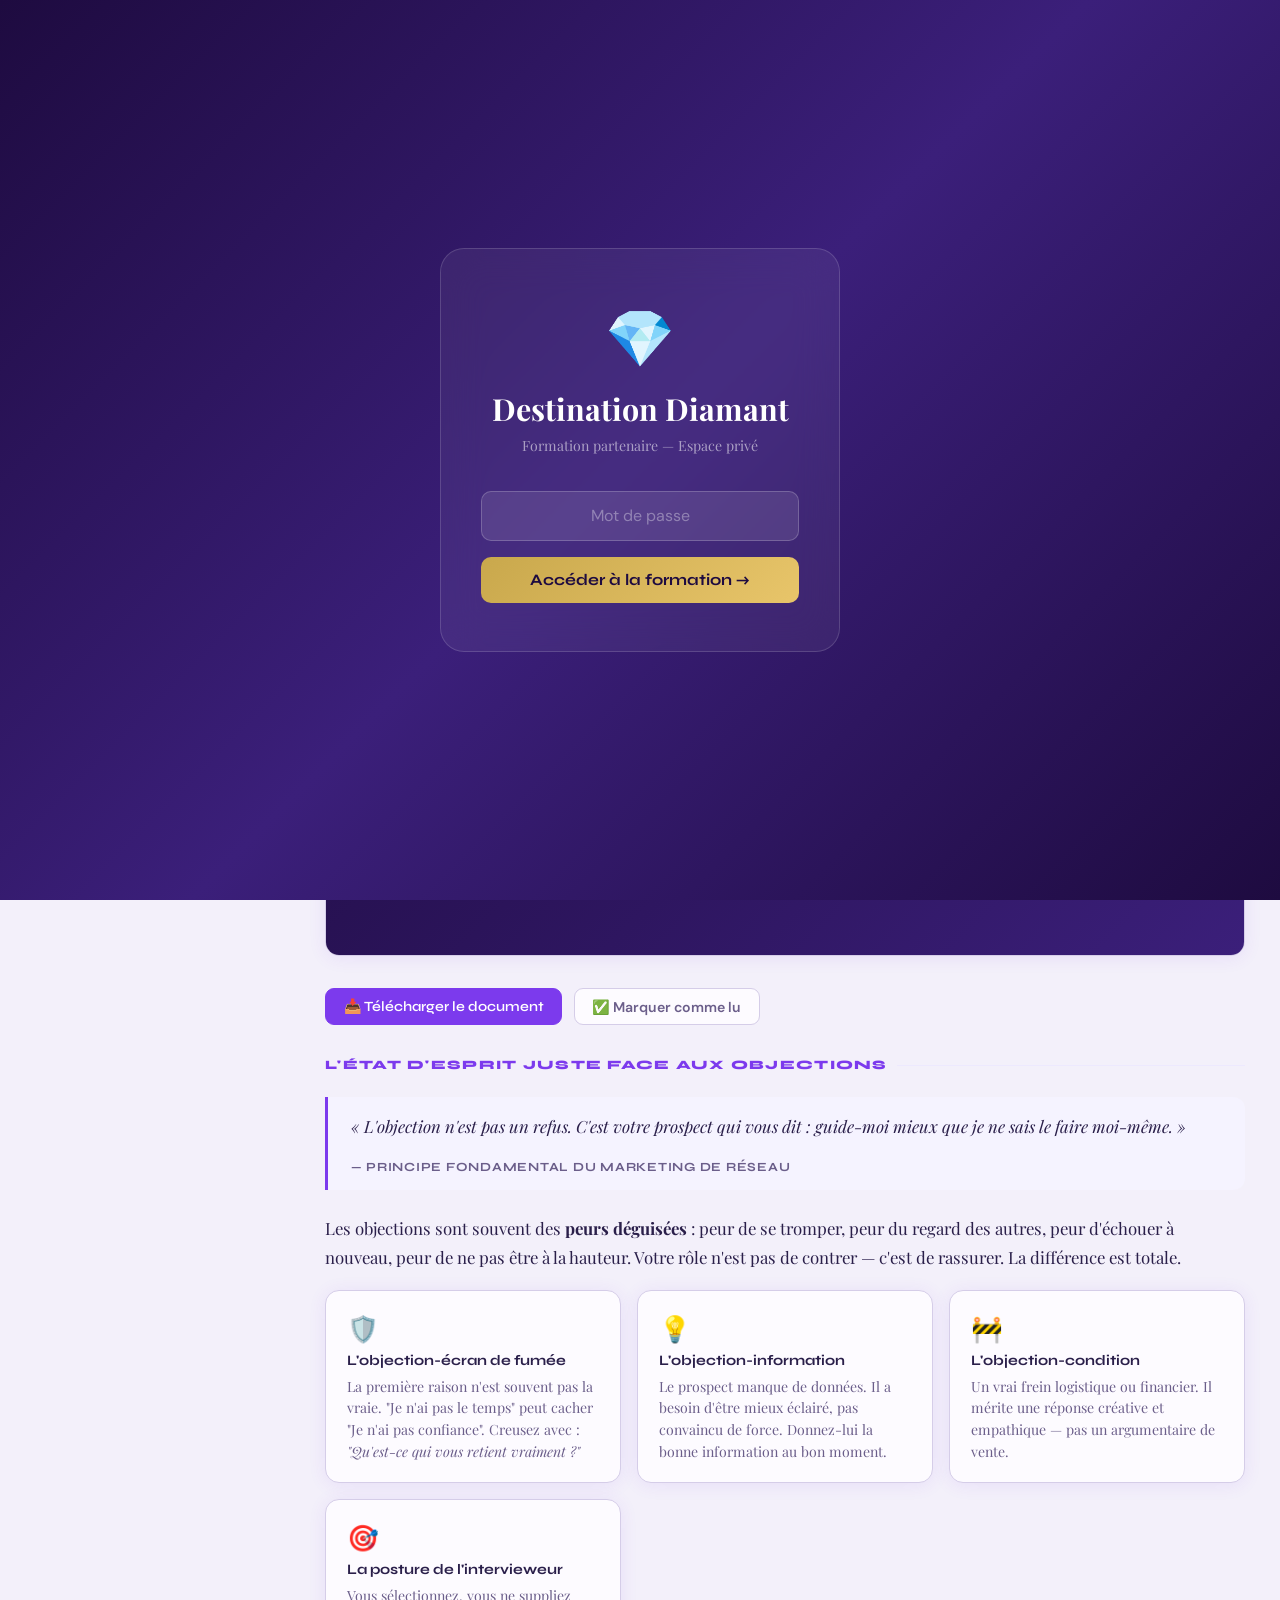
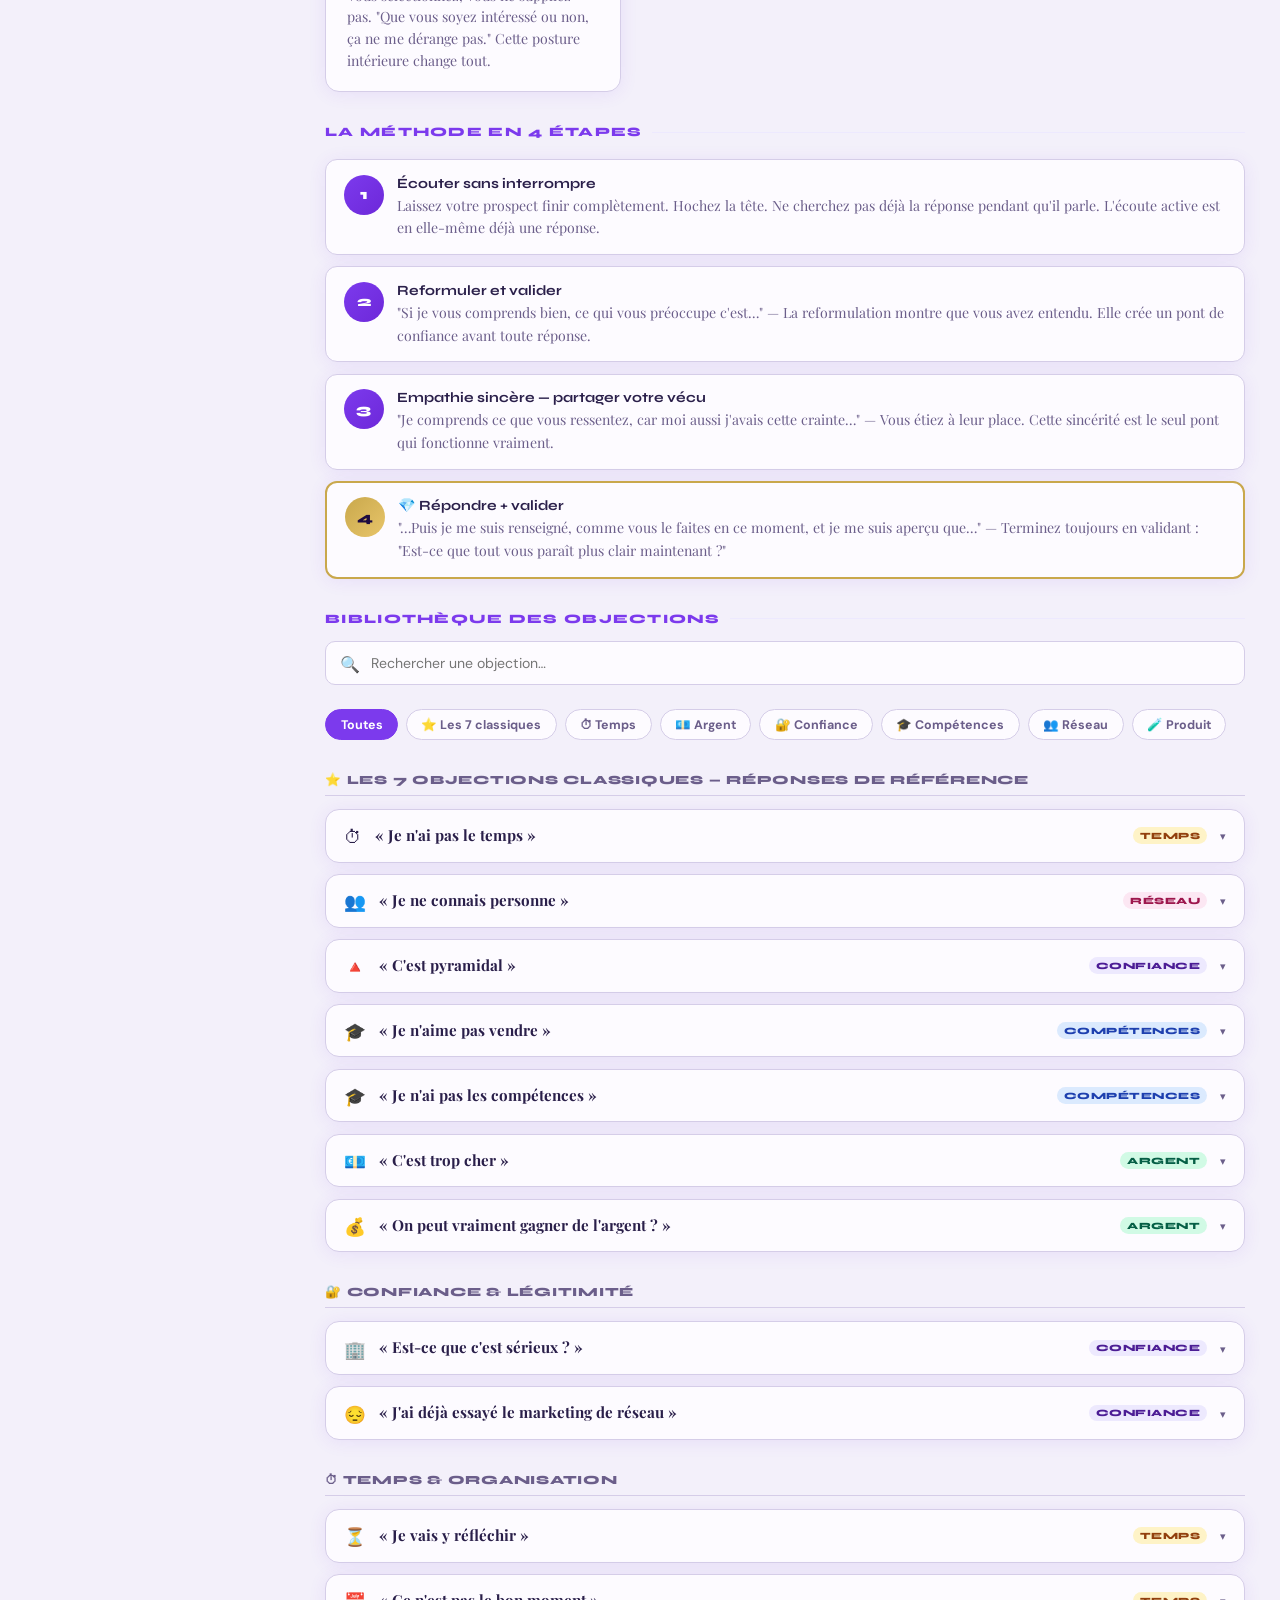
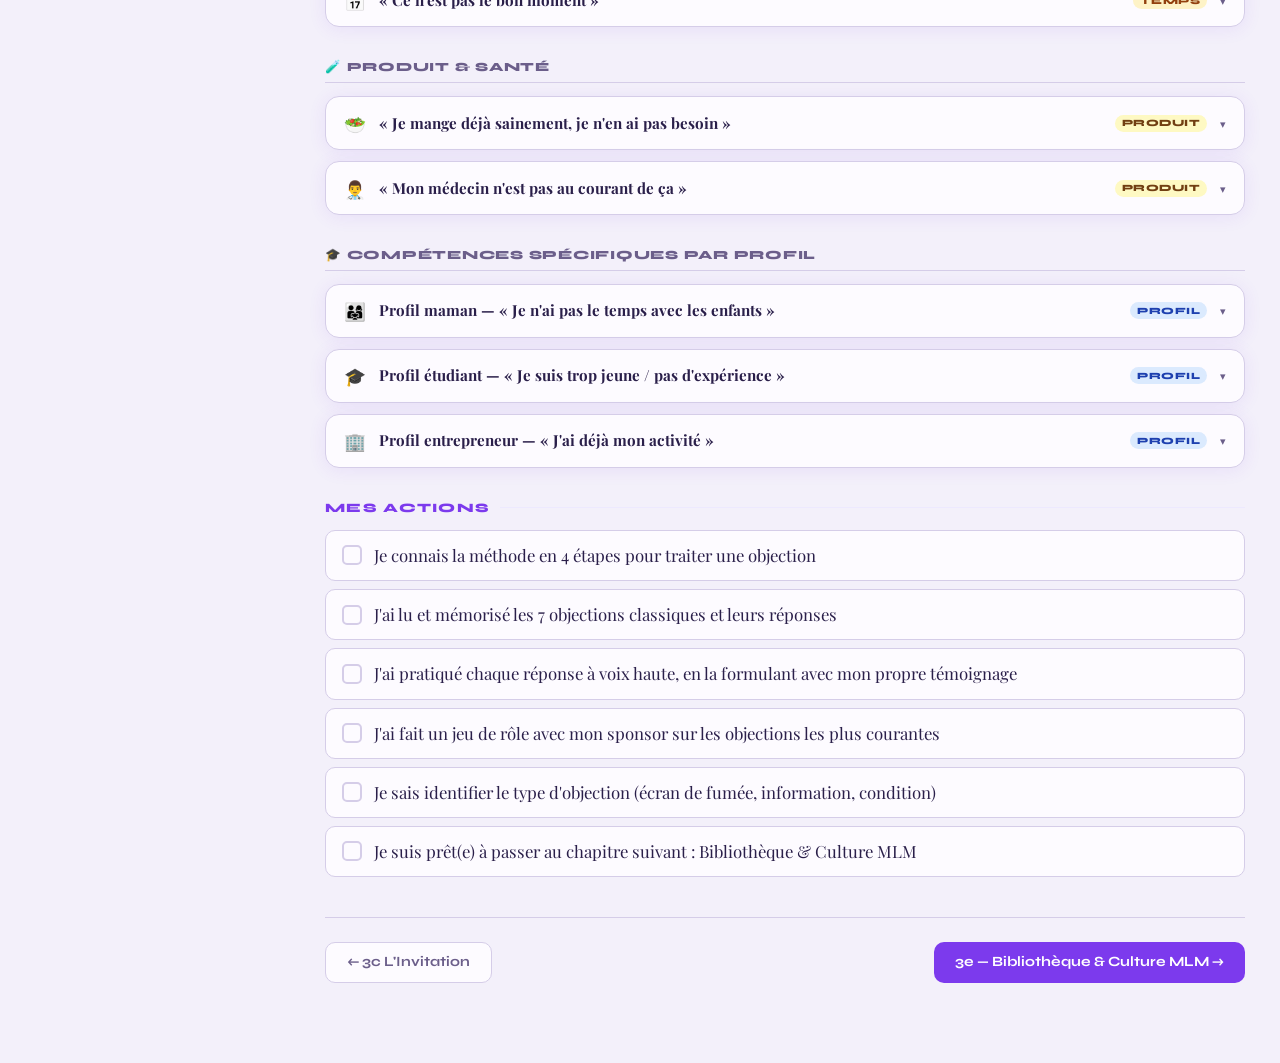
<file: module-3d.html>
<!DOCTYPE html>
<html lang="fr">
<head>
<meta charset="UTF-8">
<meta name="viewport" content="width=device-width, initial-scale=1.0">
<meta name="robots" content="noindex, nofollow">
<title>3d — Les Objections · Destination 💎</title>
<link href="https://fonts.googleapis.com/css2?family=Playfair+Display:ital,wght@0,700;0,900;1,700&family=Syne:wght@400;600;700;800&family=DM+Sans:wght@300;400;500&display=swap" rel="stylesheet">
<link rel="stylesheet" href="dd-style.css">
<style>
/* Filtres */
.obj-filters { display:flex; flex-wrap:wrap; gap:.5rem; margin:1.2rem 0 1.5rem; }
.ftag { padding:.4rem .9rem; border-radius:20px; border:1.5px solid var(--border); background:var(--card); color:var(--text2); font-family:'Syne',sans-serif; font-size:var(--fs-xs); font-weight:700; cursor:pointer; transition:all .18s; }
.ftag:hover,.ftag.on { background:var(--vm); color:#fff; border-color:var(--vm); }

/* Recherche */
.obj-search-wrap { position:relative; margin-bottom:1.5rem; }
.obj-search { width:100%; padding:.75rem 1rem .75rem 2.8rem; border:1.5px solid var(--border); border-radius:10px; font-family:'DM Sans',sans-serif; font-size:var(--fs-sm); color:var(--text); background:var(--card); outline:none; transition:border .2s; }
.obj-search:focus { border-color:var(--vm); }
.obj-search-icon { position:absolute; left:.9rem; top:50%; transform:translateY(-50%); color:var(--text2); font-size:1rem; }

/* Groupes */
.obj-group { margin-bottom:1.5rem; }
.obj-group-title { font-family:'Syne',sans-serif; font-weight:800; font-size:.78rem; color:var(--text2); text-transform:uppercase; letter-spacing:.06em; padding:.5rem 0; border-bottom:1px solid var(--border); margin-bottom:.8rem; }

/* Objection card */
.obj { background:var(--card); border:1px solid var(--border); border-radius:var(--radius); margin-bottom:.7rem; overflow:hidden; box-shadow:var(--shadow); transition:box-shadow .2s; }
.obj:hover { box-shadow:var(--shadow-lg); }
.obj.hidden { display:none; }
.obj-hd { display:flex; align-items:center; gap:.8rem; padding:.9rem 1.1rem; cursor:pointer; transition:background .15s; user-select:none; }
.obj-hd:hover { background:var(--vm-pale); }
.obj-hd.open { background:var(--vm-pale); }
.obj-ico { font-size:1.1rem; flex-shrink:0; }
.obj-q { font-family:'Playfair Display',serif; font-weight:700; font-size:.95rem; color:var(--text); flex:1; line-height:1.4; }
.obj-cat { font-family:'Syne',sans-serif; font-size:.6rem; font-weight:800; text-transform:uppercase; letter-spacing:.05em; padding:.15rem .45rem; border-radius:20px; flex-shrink:0; }
.cat-temps    { background:#FEF3C7; color:#92400E; }
.cat-argent   { background:#D1FAE5; color:#065F46; }
.cat-confiance{ background:#EDE9FE; color:#4C1D95; }
.cat-competences { background:#DBEAFE; color:#1E40AF; }
.cat-reseau   { background:#FCE7F3; color:#9D174D; }
.cat-produit  { background:#FEF9C3; color:#713F12; }
.obj-arr { color:var(--text2); font-size:.7rem; transition:transform .25s; flex-shrink:0; }
.obj-hd.open .obj-arr { transform:rotate(180deg); }

.obj-bd { display:none; padding:1.1rem 1.2rem; border-top:1px solid var(--border); }
.obj-bd.open { display:block; }

.resp-lbl { font-family:'Syne',sans-serif; font-size:var(--fs-xs); font-weight:700; color:var(--vm); text-transform:uppercase; letter-spacing:.06em; margin-bottom:.5rem; }
.resp-box { background:linear-gradient(135deg,#1E0B40,#3B1F7A); border-radius:12px; padding:1.1rem 1.3rem; font-family:'Playfair Display',serif; font-size:var(--fs-base); font-style:italic; color:rgba(255,255,255,.92); line-height:1.75; margin-bottom:.8rem; }
.recadrage { background:var(--gold-lt); border:1px solid rgba(201,168,76,.25); border-radius:10px; padding:.8rem 1rem; margin-bottom:.7rem; }
.recadrage strong { font-family:'Syne',sans-serif; font-size:var(--fs-xs); font-weight:800; color:var(--gold); text-transform:uppercase; letter-spacing:.06em; display:block; margin-bottom:.3rem; }
.recadrage p { font-family:'Playfair Display',serif; font-size:var(--fs-sm); line-height:1.6; margin:0; }
.tip-box { background:var(--vm-pale); border:1px solid var(--vm-light); border-radius:10px; padding:.75rem 1rem; }
.tip-box strong { font-family:'Syne',sans-serif; font-size:var(--fs-xs); font-weight:800; color:var(--vm); text-transform:uppercase; letter-spacing:.06em; display:block; margin-bottom:.3rem; }
.tip-box p { font-family:'Playfair Display',serif; font-size:var(--fs-sm); line-height:1.6; margin:0; }

/* Méthode 4 étapes */
.etapes-grid { display:grid; gap:.7rem; margin:1.2rem 0; }
.etape-item { display:grid; grid-template-columns:40px 1fr; gap:.85rem; align-items:start; background:var(--card); border:1px solid var(--border); border-radius:12px; padding:.9rem 1.1rem; box-shadow:var(--shadow); }
.etape-num { width:40px; height:40px; border-radius:50%; background:linear-gradient(135deg,var(--vm),var(--vm2)); color:#fff; display:flex; align-items:center; justify-content:center; font-family:'Syne',sans-serif; font-weight:800; font-size:.9rem; flex-shrink:0; }
.etape-content .et-title { font-family:'Syne',sans-serif; font-weight:700; font-size:.88rem; color:var(--text); margin-bottom:.2rem; }
.etape-content .et-text { font-family:'Playfair Display',serif; font-size:var(--fs-sm); color:var(--text2); line-height:1.6; }

.no-res { text-align:center; color:var(--text2); padding:2rem; font-family:'Playfair Display',serif; font-style:italic; display:none; }
</style>
</head>
<body>

<script>function ddCheckPw(){var v=document.getElementById("pw-input").value;if(v==="Diamant"){localStorage.setItem("dd_auth","1");document.getElementById("pw-overlay").style.display="none";}else{document.getElementById("pw-err").style.display="block";document.getElementById("pw-input").value="";}}if(localStorage.getItem("dd_auth")==="1"){document.getElementById("pw-overlay").style.display="none";}document.addEventListener("keydown",function(e){if(e.key==="Enter")ddCheckPw();});</script>

<div id="pw-overlay"><div class="pw-box"><span class="pw-gem">💎</span><h1 class="pw-title">Destination Diamant</h1><p class="pw-sub">Formation partenaire — Espace privé</p><input type="password" class="pw-input" id="pw-input" placeholder="Mot de passe" autocomplete="off"><button class="pw-btn" id="pw-btn" onclick="ddCheckPw()">Accéder à la formation →</button><p class="pw-err" id="pw-err">Mot de passe incorrect. Réessayez.</p></div></div>

<div id="srch-ov"><div id="srch-box"><div class="srch-top"><span class="srch-icon">🔍</span><input type="text" id="srch-input" placeholder="Rechercher dans toute la formation…" oninput="ddDoSearch(this.value)" autocomplete="off"><button class="srch-close" onclick="ddCloseSrch()">✕</button></div><div id="srch-results"><div class="srch-hint">Tapez un mot-clé pour chercher dans tous les modules</div></div></div></div>

<header>
  <button class="hdr-menu-btn" onclick="ddToggleSidebar()"><svg width="22" height="22" viewBox="0 0 22 22" fill="none"><rect y="4" width="22" height="2" rx="1" fill="currentColor"/><rect y="10" width="22" height="2" rx="1" fill="currentColor"/><rect y="16" width="22" height="2" rx="1" fill="currentColor"/></svg></button>
  <a class="hdr-logo" href="index.html">Destination <span>💎</span></a>
  <div class="hdr-spacer"></div>
  <button class="hdr-btn" id="audio-btn" onclick="ddToggleAudio()">🔊 Écouter</button>
  <button class="hdr-btn" onclick="ddOpenSrch()">🔍 Rechercher</button>
</header>

<div id="sb-overlay"></div>
<div class="layout">

<aside id="sidebar">
  <a class="sb-logo" href="index.html">Destination <span>💎</span></a>
  <div class="sb-progress-label" id="sb-pct-label">0% complété</div>
  <div class="sb-progress"><div class="sb-progress-fill" id="sb-pfill" style="width:0%"></div></div>
  <div class="sb-group"><div class="sb-group-hdr" onclick="ddToggleGroup(this)"><span class="sb-mod-num">01</span> Bienvenue — Mes Fondations<span class="sb-arrow">▶</span></div><div class="sb-items">
    <a class="sb-item" href="module-1-1.html"><span class="sb-item-num">1.1</span> Mon Engagement & Ma Décision<span class="sb-chk" data-id="m1-1" onclick="ddToggleChk(event,'m1-1')"></span></a>
    <a class="sb-item" href="module-1-2.html"><span class="sb-item-num">1.2</span> Mon Pourquoi<span class="sb-chk" data-id="m1-2" onclick="ddToggleChk(event,'m1-2')"></span></a>
    <a class="sb-item" href="module-1-3.html"><span class="sb-item-num">1.3</span> Mes Rêves & Objectifs SMART<span class="sb-chk" data-id="m1-3" onclick="ddToggleChk(event,'m1-3')"></span></a>
    <a class="sb-item" href="module-1-4.html"><span class="sb-item-num">1.4</span> Ma Planification & Agenda<span class="sb-chk" data-id="m1-4" onclick="ddToggleChk(event,'m1-4')"></span></a>
    <a class="sb-item" href="module-1-5.html"><span class="sb-item-num">1.5</span> Mon Histoire Produit<span class="sb-chk" data-id="m1-5" onclick="ddToggleChk(event,'m1-5')"></span></a>
    <a class="sb-item" href="module-1-6.html"><span class="sb-item-num">1.6</span> Histoire de l'Entreprise<span class="sb-chk" data-id="m1-6" onclick="ddToggleChk(event,'m1-6')"></span></a>
  </div></div>
  <div class="sb-group"><div class="sb-group-hdr" onclick="ddToggleGroup(this)"><span class="sb-mod-num">02</span> Les 33 Erreurs<span class="sb-arrow">▶</span></div><div class="sb-items"><a class="sb-item" href="module-2.html"><span class="sb-item-num">2</span> Les 33 erreurs à éviter<span class="sb-chk" data-id="m2" onclick="ddToggleChk(event,'m2')"></span></a></div></div>
  <div class="sb-group"><div class="sb-group-hdr open" onclick="ddToggleGroup(this)"><span class="sb-mod-num">03</span> Prospection Organique<span class="sb-arrow">▶</span></div><div class="sb-items open">
    <a class="sb-item" href="module-3a.html"><span class="sb-item-num">3a</span> La Liste de Noms<span class="sb-chk" data-id="m3a" onclick="ddToggleChk(event,'m3a')"></span></a>
    <a class="sb-item" href="module-3b.html"><span class="sb-item-num">3b</span> L'Édification<span class="sb-chk" data-id="m3b" onclick="ddToggleChk(event,'m3b')"></span></a>
    <a class="sb-item" href="module-3c.html"><span class="sb-item-num">3c</span> L'Invitation<span class="sb-chk" data-id="m3c" onclick="ddToggleChk(event,'m3c')"></span></a>
    <a class="sb-item active" href="module-3d.html"><span class="sb-item-num">3d</span> Les Objections<span class="sb-chk" data-id="m3d" onclick="ddToggleChk(event,'m3d')"></span></a>
    <a class="sb-item" href="module-3e.html"><span class="sb-item-num">3e</span> Bibliothèque & Culture MLM<span class="sb-chk" data-id="m3e" onclick="ddToggleChk(event,'m3e')"></span></a>
  </div></div>
  <div class="sb-group"><div class="sb-group-hdr" onclick="ddToggleGroup(this)"><span class="sb-mod-num">04</span> Démarrage<span class="sb-arrow">▶</span></div><div class="sb-items">
    <a class="sb-item" href="module-4a.html"><span class="sb-item-num">4a</span> Inscription & Statut<span class="sb-chk" data-id="m4a" onclick="ddToggleChk(event,'m4a')"></span></a>
    <a class="sb-item" href="module-4b.html"><span class="sb-item-num">4b</span> Adhésion, Pack & Z4F<span class="sb-chk" data-id="m4b" onclick="ddToggleChk(event,'m4b')"></span></a>
    <a class="sb-item" href="module-4c.html"><span class="sb-item-num">4c</span> Fast Start<span class="sb-chk" data-id="m4c" onclick="ddToggleChk(event,'m4c')"></span></a>
    <a class="sb-item" href="module-4d.html"><span class="sb-item-num">4d</span> Règles & Outils<span class="sb-chk" data-id="m4d" onclick="ddToggleChk(event,'m4d')"></span></a>
    <a class="sb-item" href="module-4e.html"><span class="sb-item-num">4e</span> Inauguration<span class="sb-chk" data-id="m4e" onclick="ddToggleChk(event,'m4e')"></span></a>
    <a class="sb-item" href="module-4f.html"><span class="sb-item-num">4f</span> Les Événements<span class="sb-chk" data-id="m4f" onclick="ddToggleChk(event,'m4f')"></span></a>
  </div></div>
  <div class="sb-group"><div class="sb-group-hdr" onclick="ddToggleGroup(this)"><span class="sb-mod-num">4★</span> Les Outils<span class="sb-arrow">▶</span></div><div class="sb-items"><a class="sb-item" href="module-4bis.html"><span class="sb-item-num">4★</span> Mes Outils & Ressources<span class="sb-chk" data-id="m4bis" onclick="ddToggleChk(event,'m4bis')"></span></a></div></div>
  <div class="sb-group"><div class="sb-group-hdr coming"><span class="sb-mod-num">05</span> La Présentation & Closing</div></div>
  <div class="sb-group"><div class="sb-group-hdr coming"><span class="sb-mod-num">06</span> Plan de Rémunération</div></div>
  <div class="sb-group"><div class="sb-group-hdr coming"><span class="sb-mod-num">07</span> Prospection Réseaux Sociaux</div></div>
</aside>

<main id="main-content">

  <div class="mod-hero">
    <div class="mod-hero-badge">🎯 Module 3 · Chapitre d</div>
    <h1>Les <em>Objections</em></h1>
    <p class="mod-hero-sub">Une objection n'est pas un refus. C'est votre prospect qui vous dit : "Guide-moi mieux que je ne sais le faire moi-même." Soyez heureux d'en recevoir.</p>
  </div>

  <div class="video-wrap">
    <div class="video-label">🎬 Vidéo du chapitre</div>
    <!-- REMPLACER par : <iframe class="video-iframe" src="https://www.youtube.com/embed/XXXXXXXX" allowfullscreen></iframe> -->
    <div class="video-placeholder"><span class="vp-icon">▶️</span><span class="vp-txt">Vidéo à venir — remplacez ce bloc par un iframe YouTube</span></div>
  </div>

  <div class="action-bar">
    <!-- REMPLACER href="#" par le lien Google Doc du chapitre -->
    <a class="action-btn primary" href="#" target="_blank">📥 Télécharger le document</a>
    <button class="action-btn" onclick="ddMarkDone('m3d',this)">✅ Marquer comme lu</button>
  </div>

  <!-- État d'esprit -->
  <div class="slbl">L'état d'esprit juste face aux objections</div>

  <div class="quote-block">
    <p>« L'objection n'est pas un refus. C'est votre prospect qui vous dit : guide-moi mieux que je ne sais le faire moi-même. »</p>
    <cite>— Principe fondamental du marketing de réseau</cite>
  </div>

  <p>Les objections sont souvent des <strong>peurs déguisées</strong> : peur de se tromper, peur du regard des autres, peur d'échouer à nouveau, peur de ne pas être à la hauteur. Votre rôle n'est pas de contrer — c'est de rassurer. La différence est totale.</p>

  <div class="cards-grid">
    <div class="ccard"><span class="cc-icon">🛡️</span><div class="cc-title">L'objection-écran de fumée</div><div class="cc-text">La première raison n'est souvent pas la vraie. "Je n'ai pas le temps" peut cacher "Je n'ai pas confiance". Creusez avec : <em>"Qu'est-ce qui vous retient vraiment ?"</em></div></div>
    <div class="ccard"><span class="cc-icon">💡</span><div class="cc-title">L'objection-information</div><div class="cc-text">Le prospect manque de données. Il a besoin d'être mieux éclairé, pas convaincu de force. Donnez-lui la bonne information au bon moment.</div></div>
    <div class="ccard"><span class="cc-icon">🚧</span><div class="cc-title">L'objection-condition</div><div class="cc-text">Un vrai frein logistique ou financier. Il mérite une réponse créative et empathique — pas un argumentaire de vente.</div></div>
    <div class="ccard"><span class="cc-icon">🎯</span><div class="cc-title">La posture de l'intervieweur</div><div class="cc-text">Vous sélectionnez, vous ne suppliez pas. "Que vous soyez intéressé ou non, ça ne me dérange pas." Cette posture intérieure change tout.</div></div>
  </div>

  <!-- Méthode 4 étapes -->
  <div class="slbl">La méthode en 4 étapes</div>

  <div class="etapes-grid">
    <div class="etape-item">
      <div class="etape-num">1</div>
      <div class="etape-content">
        <div class="et-title">Écouter sans interrompre</div>
        <div class="et-text">Laissez votre prospect finir complètement. Hochez la tête. Ne cherchez pas déjà la réponse pendant qu'il parle. L'écoute active est en elle-même déjà une réponse.</div>
      </div>
    </div>
    <div class="etape-item">
      <div class="etape-num">2</div>
      <div class="etape-content">
        <div class="et-title">Reformuler et valider</div>
        <div class="et-text">"Si je vous comprends bien, ce qui vous préoccupe c'est…" — La reformulation montre que vous avez entendu. Elle crée un pont de confiance avant toute réponse.</div>
      </div>
    </div>
    <div class="etape-item">
      <div class="etape-num">3</div>
      <div class="etape-content">
        <div class="et-title">Empathie sincère — partager votre vécu</div>
        <div class="et-text">"Je comprends ce que vous ressentez, car moi aussi j'avais cette crainte…" — Vous étiez à leur place. Cette sincérité est le seul pont qui fonctionne vraiment.</div>
      </div>
    </div>
    <div class="etape-item" style="border:2px solid var(--gold);">
      <div class="etape-num" style="background:linear-gradient(135deg,var(--gold),#E8C56A);color:#1E0B40;">4</div>
      <div class="etape-content">
        <div class="et-title">💎 Répondre + valider</div>
        <div class="et-text">"…Puis je me suis renseigné, comme vous le faites en ce moment, et je me suis aperçu que…" — Terminez toujours en validant : "Est-ce que tout vous paraît plus clair maintenant ?"</div>
      </div>
    </div>
  </div>

  <!-- Recherche + filtres -->
  <div class="slbl">Bibliothèque des objections</div>

  <div class="obj-search-wrap">
    <span class="obj-search-icon">🔍</span>
    <input type="text" class="obj-search" id="obj-search" placeholder="Rechercher une objection…" oninput="filterObjSearch(this.value)">
  </div>

  <div class="obj-filters">
    <button class="ftag on" onclick="filterCat('all',this)">Toutes</button>
    <button class="ftag" onclick="filterCat('classiques',this)">⭐ Les 7 classiques</button>
    <button class="ftag" onclick="filterCat('temps',this)">⏱ Temps</button>
    <button class="ftag" onclick="filterCat('argent',this)">💶 Argent</button>
    <button class="ftag" onclick="filterCat('confiance',this)">🔐 Confiance</button>
    <button class="ftag" onclick="filterCat('competences',this)">🎓 Compétences</button>
    <button class="ftag" onclick="filterCat('reseau',this)">👥 Réseau</button>
    <button class="ftag" onclick="filterCat('produit',this)">🧪 Produit</button>
  </div>

  <div class="no-res" id="no-res">Aucune objection trouvée pour cette recherche.</div>

  <!-- ⭐ LES 7 CLASSIQUES -->
  <div class="obj-group" data-cat="classiques">
    <div class="obj-group-title">⭐ Les 7 objections classiques — Réponses de référence</div>

    <div class="obj" data-cat="classiques temps" data-search="temps occupé chargé pas le temps">
      <div class="obj-hd" onclick="toggleObj(this)"><span class="obj-ico">⏱</span><span class="obj-q">« Je n'ai pas le temps »</span><span class="obj-cat cat-temps">Temps</span><span class="obj-arr">▾</span></div>
      <div class="obj-bd">
        <div class="resp-lbl">Réponse de référence</div>
        <div class="resp-box">« Je comprends ce que vous me dites, car moi aussi lorsqu'on m'a présenté ce projet j'étais déjà très occupé ! Puis je me suis renseigné sur le fonctionnement exact et je me suis aperçu que justement, l'effet de levier offert par le marketing relationnel répondait à mon problème. Avec très peu de mon temps, juste celui nécessaire pour inviter quelques relations, additionné du travail de mon sponsor et de ma lignée de soutien, j'ai réussi à me constituer un revenu additionnel qui certains mois dépasse déjà mon revenu principal ! »</div>
        <div class="recadrage"><strong>🔄 Recadrage Oslo 2025</strong><p>❌ "Ça ne prend pas longtemps" → ✅ "Je comprends, c'est précisément parce que votre temps est limité que vous avez besoin de quelque chose de flexible qui donne des résultats. Laissez-moi vous montrer comment."</p></div>
        <div class="tip-box"><strong>⚡ Le point clé</strong><p>L'effet de levier est au cœur de la réponse. Vous multipliez votre temps grâce à l'équipe — c'est le principe même du modèle.</p></div>
      </div>
    </div>

    <div class="obj" data-cat="classiques reseau" data-search="connais personne réseau contacts amis entourage">
      <div class="obj-hd" onclick="toggleObj(this)"><span class="obj-ico">👥</span><span class="obj-q">« Je ne connais personne »</span><span class="obj-cat cat-reseau">Réseau</span><span class="obj-arr">▾</span></div>
      <div class="obj-bd">
        <div class="resp-lbl">Réponse de référence</div>
        <div class="resp-box">« Je vous comprends, car moi aussi lorsque j'ai découvert ce projet j'avais cette crainte. Puis je me suis aperçu qu'il suffit de deux personnes pour démarrer mon équipe, et que ces personnes n'ont pas besoin d'être des amis proches. Ce qui est important, c'est le travail en équipe et les contacts de mes propres partenaires. Lorsque j'ai compris cela, je me suis décidé et aujourd'hui j'en suis enchanté ! Je vous propose justement un moyen de démultiplier votre temps ! »</div>
        <div class="recadrage"><strong>🔄 Recadrage Oslo 2025</strong><p>❌ "Il faut connaître beaucoup de monde" → ✅ "La plupart des gens commencent sans réseau. C'est pourquoi nous vous apprenons étape par étape à créer de nouvelles connexions."</p></div>
        <div class="tip-box"><strong>⚡ Le point clé</strong><p>Deux personnes suffisent. La puissance vient aussi du réseau de vos partenaires, pas uniquement du vôtre. C'est l'effet de réseau.</p></div>
      </div>
    </div>

    <div class="obj" data-cat="classiques confiance" data-search="pyramidal MLM arnaque escroquerie illégal système pyramide">
      <div class="obj-hd" onclick="toggleObj(this)"><span class="obj-ico">🔺</span><span class="obj-q">« C'est pyramidal »</span><span class="obj-cat cat-confiance">Confiance</span><span class="obj-arr">▾</span></div>
      <div class="obj-bd">
        <div class="resp-lbl">Réponse de référence</div>
        <div class="resp-box">« Je comprends ce que vous ressentez, car moi aussi c'est ce que j'ai pensé à première vue. Puis je me suis renseigné, comme vous le faites en ce moment. J'ai compris que toute organisation humaine a une forme de pyramide : une famille, une entreprise, l'État. La vente pyramidale illégale désigne une escroquerie où l'argent vient uniquement des droits d'inscription élevés, sans produit réel. Chez Zinzino, 100% des revenus proviennent de la consommation de produits réels et testés scientifiquement. Le marketing relationnel est légalement encadré en France depuis 1993 (statut VDI). »</div>
        <div class="recadrage"><strong>🔄 Recadrage Oslo 2025</strong><p>❌ "Non, ce n'est pas une pyramide" → ✅ "Nous travaillons avec des produits fondés sur la science, qui donnent des résultats mesurables, dans un cadre réglementé qui rémunère la recommandation — comme Netflix rémunère les influenceurs pour partager leur marque."</p></div>
        <div class="tip-box"><strong>⚡ Le point clé</strong><p>Ne vous défendez pas. Éduquez. La distinction légale est simple et claire : vente pyramidale = escroquerie sans produit. Marketing relationnel = distribution légale avec produits réels.</p></div>
      </div>
    </div>

    <div class="obj" data-cat="classiques competences" data-search="vendre vente commercial aime pas vendeur">
      <div class="obj-hd" onclick="toggleObj(this)"><span class="obj-ico">🎓</span><span class="obj-q">« Je n'aime pas vendre »</span><span class="obj-cat cat-competences">Compétences</span><span class="obj-arr">▾</span></div>
      <div class="obj-bd">
        <div class="resp-lbl">Réponse de référence</div>
        <div class="resp-box">« Je comprends parfaitement, parce que moi non plus je n'aime pas la vente ! J'avais les mêmes craintes lorsqu'on m'a présenté ce projet. Puis on m'a expliqué que les vendeurs ont en général peu de succès dans cette affaire, car les gens n'aiment pas avoir l'impression qu'on leur vend quelque chose. Notre but est de recommander, de faire connaître les produits que nous aimons et consommons nous-mêmes. Je me contente de faire ce que j'ai toujours fait : recommander ce que j'aime. Les gens adorent acheter un produit dès qu'ils sont persuadés qu'il peut leur être utile. »</div>
        <div class="recadrage"><strong>🔄 Recadrage Oslo 2025</strong><p>❌ "C'est facile, il suffit de recommander" → ✅ "Il ne s'agit pas de vendre, mais de partager des solutions et de laisser les gens mesurer leurs propres résultats grâce au test."</p></div>
        <div class="tip-box"><strong>⚡ Le point clé</strong><p>Le BalanceTest est votre meilleur vendeur. Les résultats parlent d'eux-mêmes — vous n'avez pas à convaincre, juste à montrer.</p></div>
      </div>
    </div>

    <div class="obj" data-cat="classiques competences" data-search="compétences qualifications connaissances capable pas doué expert">
      <div class="obj-hd" onclick="toggleObj(this)"><span class="obj-ico">🎓</span><span class="obj-q">« Je n'ai pas les compétences »</span><span class="obj-cat cat-competences">Compétences</span><span class="obj-arr">▾</span></div>
      <div class="obj-bd">
        <div class="resp-lbl">Réponse de référence</div>
        <div class="resp-box">« Je vous comprends totalement, car moi aussi je ne me sentais pas qualifié au départ. Puis j'ai réalisé que les compétences s'acquièrent — personne ne naît avec. Ce qui compte, c'est la volonté d'apprendre et le soutien de l'équipe. Vous aurez un sponsor, une formation complète et des outils prêts à l'emploi. La courbe d'apprentissage est normale et accompagnée à chaque étape. »</div>
        <div class="recadrage"><strong>🔄 Recadrage Oslo 2025</strong><p>❌ "Pas besoin d'être expert" → ✅ "Vous pouvez vous appuyer sur des outils, tests et études scientifiques déjà prêts, étape par étape. Vous n'avez pas à tout savoir — vous avez à savoir où chercher."</p></div>
        <div class="tip-box"><strong>⚡ Le point clé</strong><p>Le système est duplicable. Votre rôle n'est pas d'être expert en nutrition — c'est d'être expert en connexion humaine.</p></div>
      </div>
    </div>

    <div class="obj" data-cat="classiques argent" data-search="cher trop cher prix coût investissement budget argent pas les moyens">
      <div class="obj-hd" onclick="toggleObj(this)"><span class="obj-ico">💶</span><span class="obj-q">« C'est trop cher »</span><span class="obj-cat cat-argent">Argent</span><span class="obj-arr">▾</span></div>
      <div class="obj-bd">
        <div class="resp-lbl">Réponse de référence</div>
        <div class="resp-box">« Je comprends que cela représente un investissement. Mais permettez-moi de vous poser une question : combien vous coûte en ce moment votre santé non optimale — en énergie perdue, en médicaments, en jours de moins bonne forme ? Le prix, c'est ce que vous payez. Le coût, c'est ce que vous perdez en n'agissant pas. Le BalanceTest vous donnera une réponse chiffrée et objective sur votre situation réelle avant de dépenser quoi que ce soit. »</div>
        <div class="recadrage"><strong>🔄 Distinction prix / coût</strong><p>Le prix est ponctuel et connu. Le coût d'une santé non optimisée est invisible mais réel et continu. Faites cette distinction dans votre réponse.</p></div>
        <div class="tip-box"><strong>⚡ Le point clé</strong><p>Ne défendez jamais le prix. Défendez la valeur. Le test sanguin est la preuve objective que le produit est nécessaire — avant même de commencer.</p></div>
      </div>
    </div>

    <div class="obj" data-cat="classiques argent" data-search="combien gagner revenus salaire commission argent rapporter">
      <div class="obj-hd" onclick="toggleObj(this)"><span class="obj-ico">💰</span><span class="obj-q">« On peut vraiment gagner de l'argent ? »</span><span class="obj-cat cat-argent">Argent</span><span class="obj-arr">▾</span></div>
      <div class="obj-bd">
        <div class="resp-lbl">Réponse de référence</div>
        <div class="resp-box">« C'est la bonne question à poser. Les revenus dépendent directement de votre investissement en temps et de votre constance. Ce n'est pas un enrichissement rapide — c'est une construction progressive. Les premiers mois servent à apprendre le système et à poser les bases. Ensuite les revenus deviennent récurrents et croissants. Le plan de rémunération est transparent, vérifiable et coté en bourse — tout est public. »</div>
        <div class="tip-box"><strong>⚡ Le point clé</strong><p>Soyez honnête sur les délais. Promettre de l'argent rapide casse votre crédibilité. Promettre un système solide et progressif la renforce.</p></div>
      </div>
    </div>

  </div><!-- fin classiques -->

  <!-- AUTRES OBJECTIONS -->
  <div class="obj-group" data-cat="confiance">
    <div class="obj-group-title">🔐 Confiance & Légitimité</div>

    <div class="obj" data-cat="confiance" data-search="sérieux arnaque fiable entreprise vraie ça marche vraiment">
      <div class="obj-hd" onclick="toggleObj(this)"><span class="obj-ico">🏢</span><span class="obj-q">« Est-ce que c'est sérieux ? »</span><span class="obj-cat cat-confiance">Confiance</span><span class="obj-arr">▾</span></div>
      <div class="obj-bd">
        <div class="resp-lbl">Réponse</div>
        <div class="resp-box">« Tout à fait légitime de le demander. Zinzino est fondée en 2005, cotée en bourse au Nasdaq First North à Stockholm — ses comptes sont publics et vérifiables par n'importe qui. Elle opère dans plus de 100 pays avec plus de 40 000 partenaires. Le laboratoire qui analyse les tests est le laboratoire Vitas, entièrement indépendant de Zinzino. Cette indépendance est la preuve de transparence la plus solide qui existe. »</div>
        <div class="tip-box"><strong>⚡ Vos arguments béton</strong><p>Cotation Nasdaq · Labo indépendant Vitas · 20 ans d'existence · 100+ pays · 1,4 million de tests réalisés · Étude scientifique publiée sur ResearchGate.</p></div>
      </div>
    </div>

    <div class="obj" data-cat="confiance" data-search="déjà essayé MLM marketing réseau avant mauvaise expérience">
      <div class="obj-hd" onclick="toggleObj(this)"><span class="obj-ico">😔</span><span class="obj-q">« J'ai déjà essayé le marketing de réseau »</span><span class="obj-cat cat-confiance">Confiance</span><span class="obj-arr">▾</span></div>
      <div class="obj-bd">
        <div class="resp-lbl">Réponse</div>
        <div class="resp-box">« Je comprends totalement — et cette expérience passée est précieuse. Ce que j'ai découvert chez Zinzino, c'est quelque chose de structurellement différent : un produit que vous prouvez avec un test sanguin avant même d'inviter quiconque. Le prospect voit lui-même les données — pas vous qui le convaincrez. C'est cette preuve objective qui change tout dans l'approche et dans les taux de rétention client. »</div>
        <div class="tip-box"><strong>⚡ La différence clé</strong><p>La plupart des expériences négatives viennent de systèmes sans preuve produit. Ici, le test sanguin est la preuve. Le client se convainc lui-même.</p></div>
      </div>
    </div>

  </div>

  <div class="obj-group" data-cat="temps">
    <div class="obj-group-title">⏱ Temps & Organisation</div>

    <div class="obj" data-cat="temps" data-search="attendre réfléchir décision pas maintenant plus tard">
      <div class="obj-hd" onclick="toggleObj(this)"><span class="obj-ico">⏳</span><span class="obj-q">« Je vais y réfléchir »</span><span class="obj-cat cat-temps">Temps</span><span class="obj-arr">▾</span></div>
      <div class="obj-bd">
        <div class="resp-lbl">Réponse</div>
        <div class="resp-box">« Bien sûr, c'est normal de prendre le temps. À quoi est-ce que vous pensez devoir réfléchir précisément ? Cela m'aiderait à vous apporter la bonne information. »</div>
        <div class="tip-box"><strong>⚡ Pourquoi cette question</strong><p>"Je vais réfléchir" est presque toujours une objection cachée. En demandant "à quoi ?", vous trouvez la vraie résistance et pouvez y répondre vraiment. Proposez ensuite une date précise de rappel.</p></div>
      </div>
    </div>

    <div class="obj" data-cat="temps" data-search="moment pas bon timing période difficile occupée chargée">
      <div class="obj-hd" onclick="toggleObj(this)"><span class="obj-ico">📅</span><span class="obj-q">« Ce n'est pas le bon moment »</span><span class="obj-cat cat-temps">Temps</span><span class="obj-arr">▾</span></div>
      <div class="obj-bd">
        <div class="resp-lbl">Réponse</div>
        <div class="resp-box">« Je comprends totalement. Quand pensez-vous que ce serait le bon moment pour vous ? »<br><br>[Après la réponse] : « Parfait. Je vous recontacte à ce moment-là. Est-ce que je peux noter le [date] dans mon agenda pour vous rappeler ? »</div>
        <div class="tip-box"><strong>⚡ Toujours conclure avec une date</strong><p>Sans date précise de rappel, cette conversation est terminée. Avec une date, elle est en pause. La différence est énorme sur le long terme.</p></div>
      </div>
    </div>

  </div>

  <div class="obj-group" data-cat="produit">
    <div class="obj-group-title">🧪 Produit & Santé</div>

    <div class="obj" data-cat="produit" data-search="déjà compléments oméga vitamines produits santé mange bien mange sain">
      <div class="obj-hd" onclick="toggleObj(this)"><span class="obj-ico">🥗</span><span class="obj-q">« Je mange déjà sainement, je n'en ai pas besoin »</span><span class="obj-cat cat-produit">Produit</span><span class="obj-arr">▾</span></div>
      <div class="obj-bd">
        <div class="resp-lbl">Réponse</div>
        <div class="resp-box">« C'est exactement ce que je pensais aussi ! Et c'est pour ça que j'ai été surpris par mon résultat de test — j'étais pourtant attentif à mon alimentation. Le test ne mesure pas ce que vous mangez, il mesure ce que vos cellules ont réellement absorbé et utilisé. 97% des personnes testées sont en déséquilibre, même celles qui mangent sainement. Le test vous donnera la réponse objective sur votre situation réelle. »</div>
        <div class="tip-box"><strong>⚡ Le chiffre clé</strong><p>97% des personnes testées sont en déséquilibre Oméga-6/Oméga-3. Même les personnes qui font attention. Cette donnée issue de 1,4 million de tests est votre argument le plus puissant.</p></div>
      </div>
    </div>

    <div class="obj" data-cat="produit" data-search="médecin docteur avis médical scientifique preuves études">
      <div class="obj-hd" onclick="toggleObj(this)"><span class="obj-ico">👨‍⚕️</span><span class="obj-q">« Mon médecin n'est pas au courant de ça »</span><span class="obj-cat cat-produit">Produit</span><span class="obj-arr">▾</span></div>
      <div class="obj-bd">
        <div class="resp-lbl">Réponse</div>
        <div class="resp-box">« C'est tout à fait normal — les médecins ont une formation axée sur le traitement des maladies, rarement sur la prévention nutritionnelle cellulaire. La recherche sur les Oméga-3 et les ratios O6/O3 est pourtant bien documentée scientifiquement — plus de 30 000 études publiées. L'étude Zinzino sur 500 000 tests a été publiée sur ResearchGate. Si votre médecin est ouvert, partagez-lui ces données — certains sont très intéressés. »</div>
        <div class="tip-box"><strong>⚡ Ne jamais dénigrer le médecin</strong><p>Positionnez-vous en complémentarité, jamais en opposition à la médecine. L'approche basée sur des tests est préventive, pas curative.</p></div>
      </div>
    </div>

  </div>

  <div class="obj-group" data-cat="competences">
    <div class="obj-group-title">🎓 Compétences spécifiques par profil</div>

    <div class="obj" data-cat="competences" data-search="maman enfants famille temps maison">
      <div class="obj-hd" onclick="toggleObj(this)"><span class="obj-ico">👨‍👩‍👧</span><span class="obj-q">Profil maman — « Je n'ai pas le temps avec les enfants »</span><span class="obj-cat cat-competences">Profil</span><span class="obj-arr">▾</span></div>
      <div class="obj-bd">
        <div class="resp-lbl">Recadrage Oslo 2025</div>
        <div class="resp-box">« C'est une activité que vous pouvez développer autour de votre famille, pendant que les enfants dorment ou sont à l'école. Pas de bureau, pas d'horaires imposés, pas de transport. Vous choisissez vos créneaux. »</div>
      </div>
    </div>

    <div class="obj" data-cat="competences" data-search="étudiant jeune pas d'expérience débutant">
      <div class="obj-hd" onclick="toggleObj(this)"><span class="obj-ico">🎓</span><span class="obj-q">Profil étudiant — « Je suis trop jeune / pas d'expérience »</span><span class="obj-cat cat-competences">Profil</span><span class="obj-arr">▾</span></div>
      <div class="obj-bd">
        <div class="resp-lbl">Recadrage Oslo 2025</div>
        <div class="resp-box">« C'est une source de revenus que vous pouvez développer pendant vos études, sans être limité par un salaire horaire. Et vous acquérez des compétences en communication, leadership et entrepreneuriat que les employeurs s'arrachent. »</div>
      </div>
    </div>

    <div class="obj" data-cat="competences" data-search="entrepreneur indépendant déjà chef entreprise activité propre business">
      <div class="obj-hd" onclick="toggleObj(this)"><span class="obj-ico">🏢</span><span class="obj-q">Profil entrepreneur — « J'ai déjà mon activité »</span><span class="obj-cat cat-competences">Profil</span><span class="obj-arr">▾</span></div>
      <div class="obj-bd">
        <div class="resp-lbl">Recadrage Oslo 2025</div>
        <div class="resp-box">« C'est une source de revenus moderne en e-commerce, globale, évolutive, conçue pour s'intégrer à votre activité actuelle sans risque supplémentaire. C'est comme ajouter un outil éprouvé : le test Balance apporte des résultats mesurables, des clients fidèles sur le long terme et des revenus supplémentaires sans augmenter votre charge de travail. »</div>
      </div>
    </div>

  </div>

  <!-- Actions -->
  <div class="slbl">Mes actions</div>
  <ul class="checklist">
    <li onclick="ddToggleCl(this)"><div class="cl-box"></div>Je connais la méthode en 4 étapes pour traiter une objection</li>
    <li onclick="ddToggleCl(this)"><div class="cl-box"></div>J'ai lu et mémorisé les 7 objections classiques et leurs réponses</li>
    <li onclick="ddToggleCl(this)"><div class="cl-box"></div>J'ai pratiqué chaque réponse à voix haute, en la formulant avec mon propre témoignage</li>
    <li onclick="ddToggleCl(this)"><div class="cl-box"></div>J'ai fait un jeu de rôle avec mon sponsor sur les objections les plus courantes</li>
    <li onclick="ddToggleCl(this)"><div class="cl-box"></div>Je sais identifier le type d'objection (écran de fumée, information, condition)</li>
    <li onclick="ddToggleCl(this)"><div class="cl-box"></div>Je suis prêt(e) à passer au chapitre suivant : Bibliothèque & Culture MLM</li>
  </ul>

  <div class="nav-btns">
    <a class="nav-btn nav-btn-prev" href="module-3c.html">← 3c L'Invitation</a>
    <a class="nav-btn nav-btn-next" href="module-3e.html">3e — Bibliothèque & Culture MLM →</a>
  </div>

</main>
</div>

<script src="search-index.js"></script>
<script src="dd-app.js"></script>
<script>
ddInit('m3d');

function toggleObj(hd) {
  hd.classList.toggle('open');
  hd.nextElementSibling.classList.toggle('open');
}

let currentCat = 'all';

function filterCat(cat, btn) {
  document.querySelectorAll('.ftag').forEach(b => b.classList.remove('on'));
  btn.classList.add('on');
  currentCat = cat;
  applyFilters();
}

function filterObjSearch(q) {
  applyFilters(q);
}

function applyFilters(q) {
  q = (q || document.getElementById('obj-search').value).toLowerCase().trim();
  let visible = 0;
  document.querySelectorAll('.obj').forEach(obj => {
    const cats = (obj.dataset.cat || '').toLowerCase();
    const search = (obj.dataset.search || '') + ' ' + obj.querySelector('.obj-q').textContent;
    const catMatch = currentCat === 'all' || cats.includes(currentCat);
    const qMatch = !q || search.toLowerCase().includes(q);
    if (catMatch && qMatch) { obj.classList.remove('hidden'); visible++; }
    else obj.classList.add('hidden');
  });
  // Gérer visibilité des groupes
  document.querySelectorAll('.obj-group').forEach(g => {
    const hasCatMatch = currentCat === 'all' || (g.dataset.cat || '').includes(currentCat);
    const hasVisible = g.querySelectorAll('.obj:not(.hidden)').length > 0;
    g.style.display = (hasCatMatch || hasVisible) && hasVisible ? '' : 'none';
  });
  document.getElementById('no-res').style.display = visible === 0 ? 'block' : 'none';
}
</script>
</body>
</html>
</file>
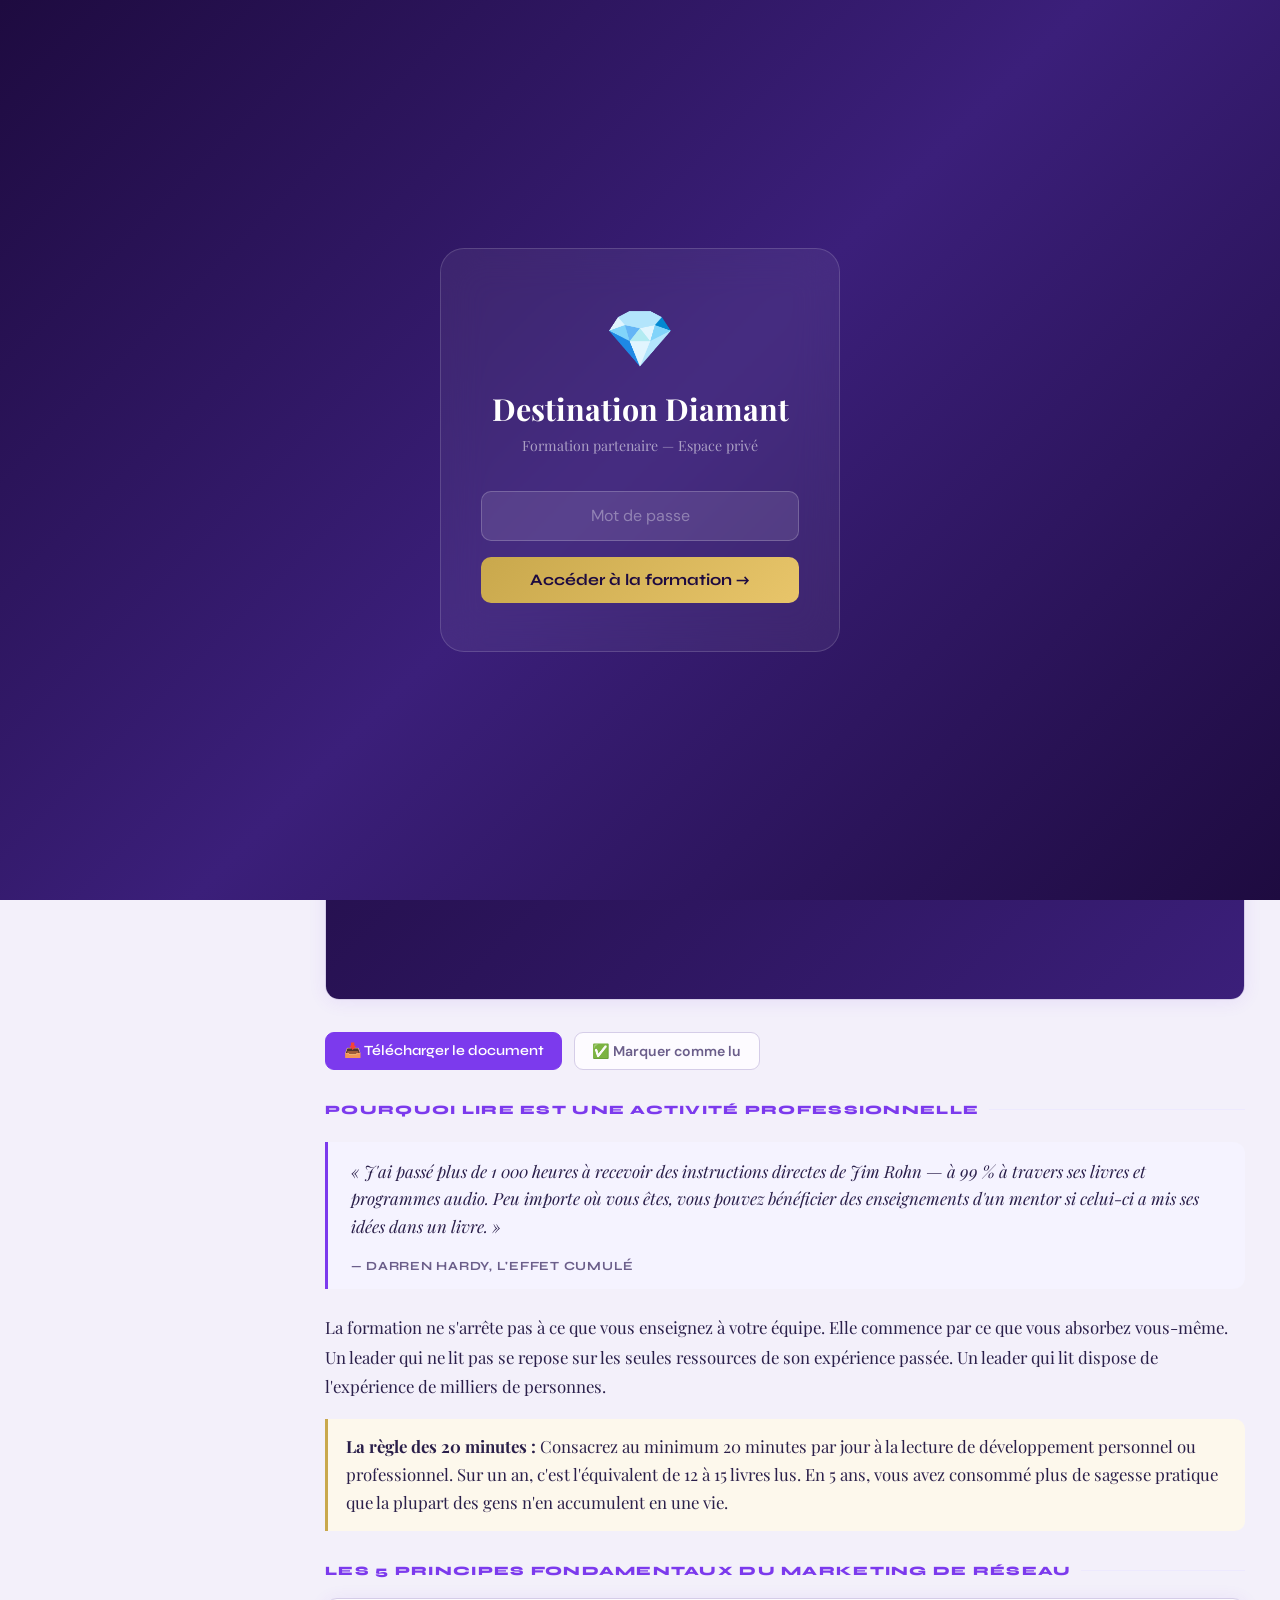
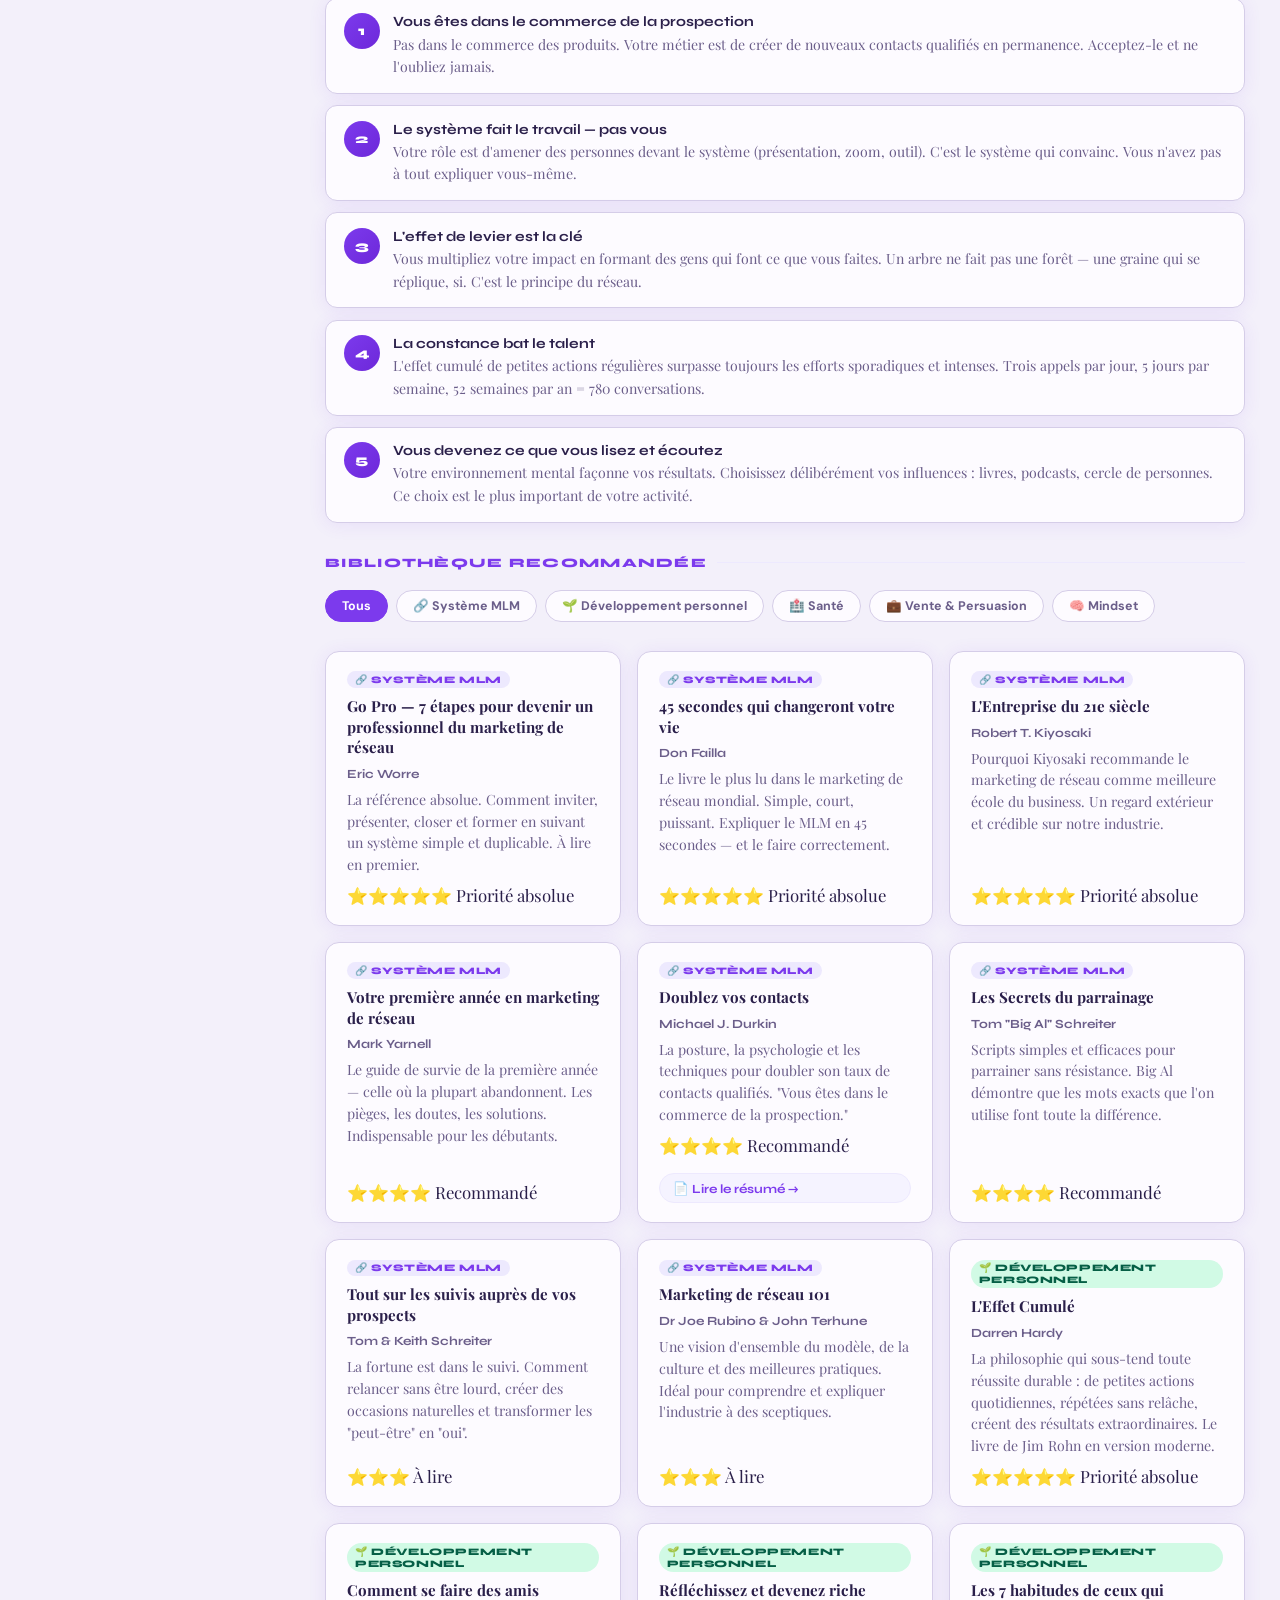
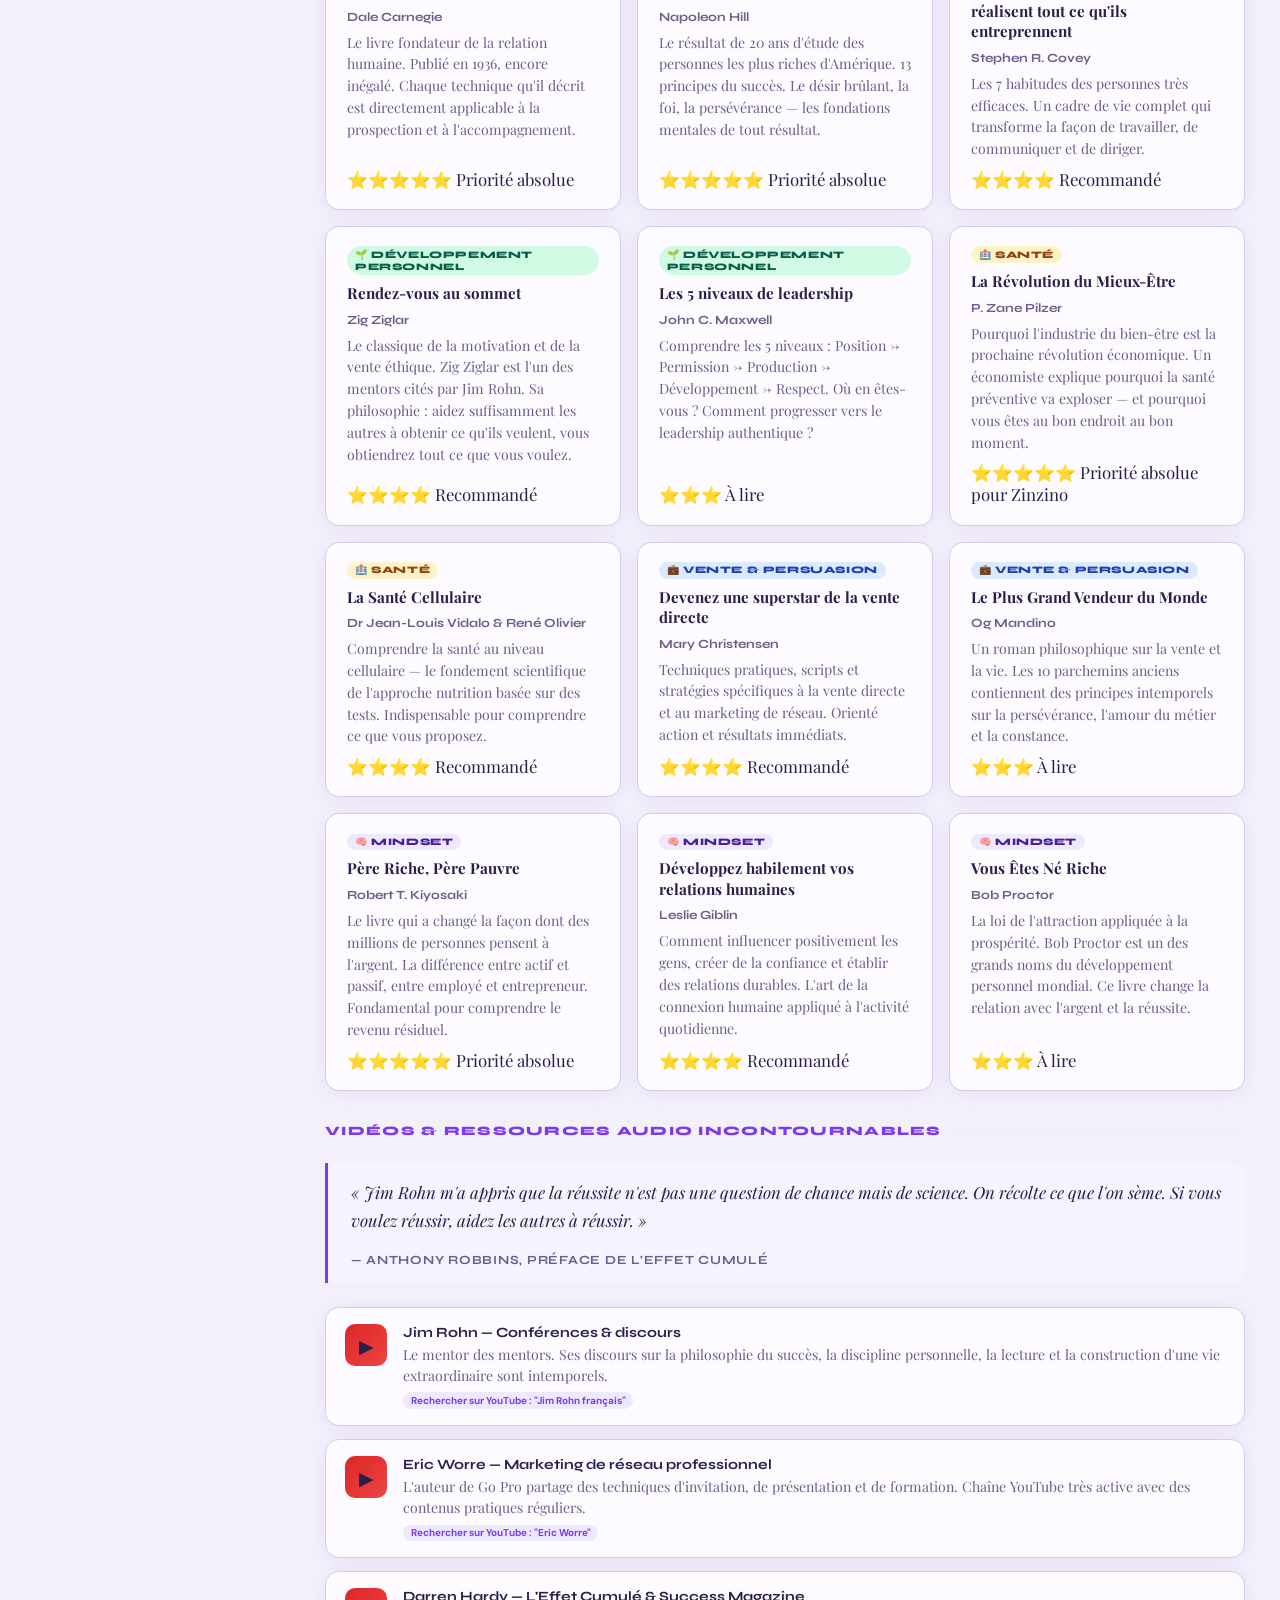
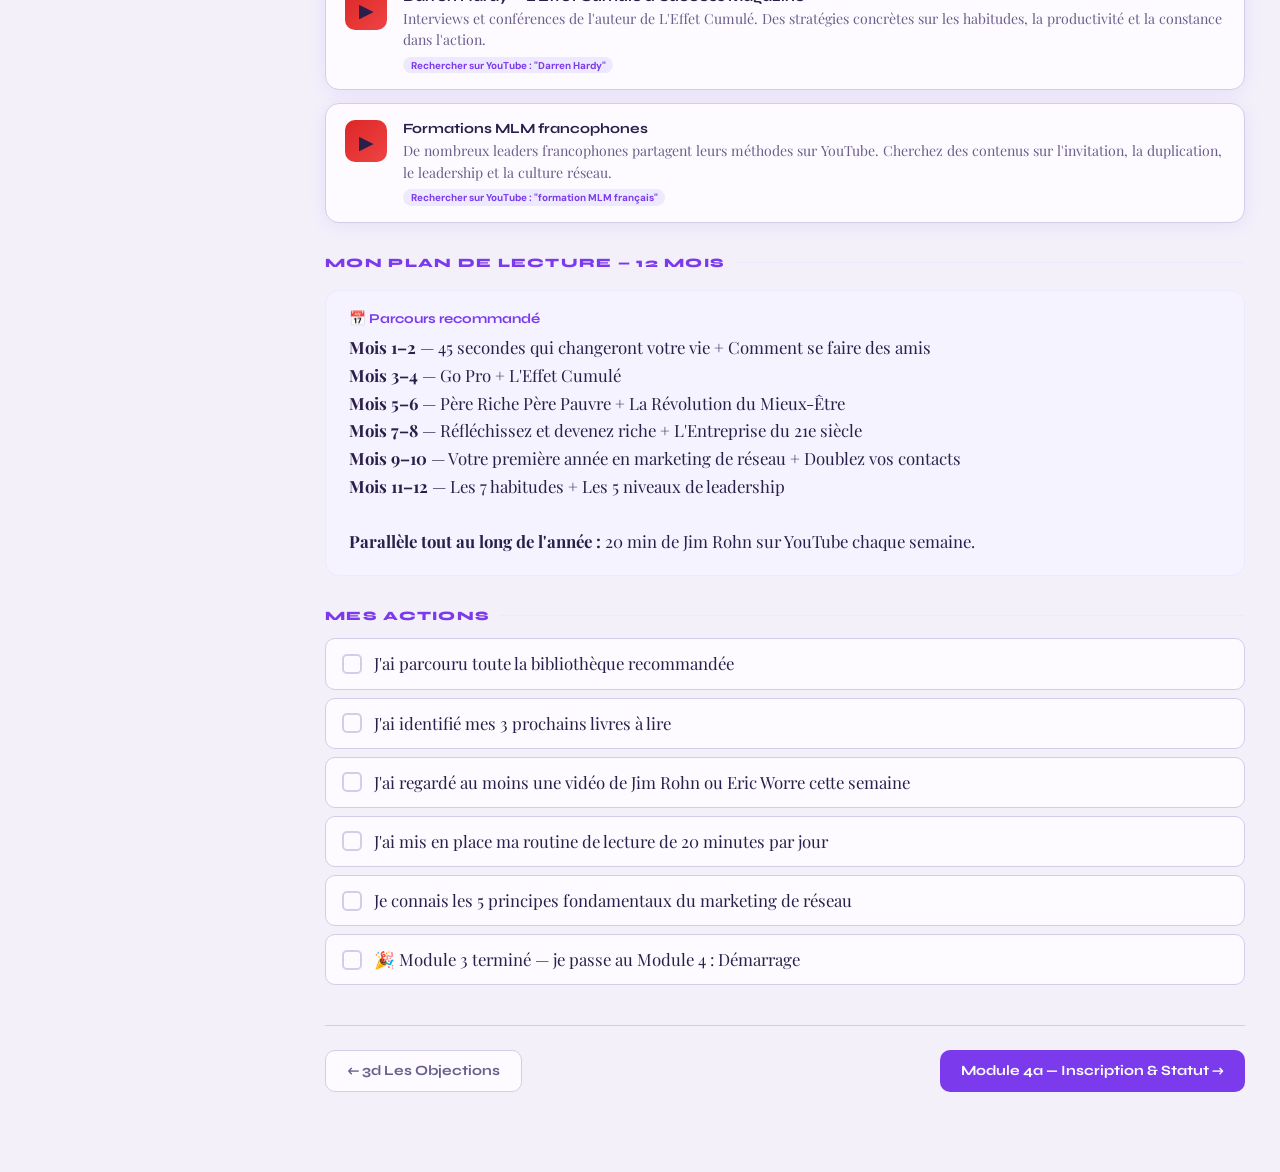
<file: module-3e.html>
<!DOCTYPE html>
<html lang="fr">
<head>
<meta charset="UTF-8">
<meta name="viewport" content="width=device-width, initial-scale=1.0">
<meta name="robots" content="noindex, nofollow">
<title>3e — Bibliothèque & Culture MLM · Destination 💎</title>
<link href="https://fonts.googleapis.com/css2?family=Playfair+Display:ital,wght@0,700;0,900;1,700&family=Syne:wght@400;600;700;800&family=DM+Sans:wght@300;400;500&display=swap" rel="stylesheet">
<link rel="stylesheet" href="dd-style.css">
<style>
/* Catégories onglets */
.lib-tabs { display:flex; flex-wrap:wrap; gap:.5rem; margin:1.2rem 0 1.8rem; }
.lib-tab { padding:.45rem 1rem; border-radius:20px; border:1.5px solid var(--border); background:var(--card); color:var(--text2); font-family:'Syne',sans-serif; font-size:var(--fs-xs); font-weight:700; cursor:pointer; transition:all .18s; }
.lib-tab:hover,.lib-tab.active { background:var(--vm); color:#fff; border-color:var(--vm); }

/* Grille livres */
.books-grid { display:grid; grid-template-columns:repeat(auto-fill,minmax(260px,1fr)); gap:1rem; margin-bottom:2rem; }
.book-card { background:var(--card); border:1px solid var(--border); border-radius:var(--radius); padding:1.2rem 1.3rem; box-shadow:var(--shadow); display:flex; flex-direction:column; gap:.5rem; transition:transform .2s; }
.book-card:hover { transform:translateY(-2px); }
.book-cat { font-family:'Syne',sans-serif; font-size:.62rem; font-weight:800; text-transform:uppercase; letter-spacing:.06em; padding:.15rem .5rem; border-radius:20px; align-self:flex-start; }
.bc-systeme { background:var(--vm-light); color:var(--vm); }
.bc-devpers { background:#D1FAE5; color:#065F46; }
.bc-sante   { background:#FEF3C7; color:#92400E; }
.bc-mindset { background:#EDE9FE; color:#4C1D95; }
.bc-vente   { background:#DBEAFE; color:#1E40AF; }
.book-title { font-family:'Playfair Display',serif; font-weight:700; font-size:.95rem; color:var(--text); line-height:1.35; }
.book-author { font-family:'Syne',sans-serif; font-size:var(--fs-xs); font-weight:700; color:var(--text2); }
.book-desc { font-family:'Playfair Display',serif; font-size:var(--fs-sm); color:var(--text2); line-height:1.55; flex:1; }
.book-priority { display:flex; gap:.3rem; margin-top:auto; }
.star { font-size:.75rem; }

/* Vidéos */
.video-list { display:grid; gap:.8rem; margin-bottom:1.5rem; }
.video-item { background:var(--card); border:1px solid var(--border); border-radius:var(--radius); padding:1rem 1.2rem; display:flex; align-items:flex-start; gap:1rem; box-shadow:var(--shadow); text-decoration:none; color:var(--text); transition:background .15s; }
.video-item:hover { background:var(--vm-pale); }
.vi-icon { width:42px; height:42px; background:linear-gradient(135deg,#DC2626,#EF4444); border-radius:10px; display:flex; align-items:center; justify-content:center; font-size:1.2rem; flex-shrink:0; }
.vi-title { font-family:'Syne',sans-serif; font-weight:700; font-size:.88rem; color:var(--text); margin-bottom:.2rem; }
.vi-desc { font-family:'Playfair Display',serif; font-size:var(--fs-sm); color:var(--text2); line-height:1.5; }
.vi-tag { font-family:'DM Sans',sans-serif; font-size:.62rem; font-weight:700; background:var(--vm-light); color:var(--vm); padding:.12rem .45rem; border-radius:20px; margin-top:.3rem; display:inline-block; }

/* Principes MLM */
.principe-grid { display:grid; gap:.7rem; margin:1.2rem 0 1.5rem; }
.principe-card { background:var(--card); border:1px solid var(--border); border-radius:12px; padding:.9rem 1.1rem; display:grid; grid-template-columns:36px 1fr; gap:.85rem; align-items:start; box-shadow:var(--shadow); }
.pc-num { width:36px; height:36px; background:linear-gradient(135deg,var(--vm),var(--vm2)); color:#fff; border-radius:50%; display:flex; align-items:center; justify-content:center; font-family:'Syne',sans-serif; font-weight:800; font-size:.82rem; flex-shrink:0; }
.pc-content .pc-title { font-family:'Syne',sans-serif; font-weight:700; font-size:.88rem; color:var(--text); margin-bottom:.2rem; }
.pc-content .pc-text { font-family:'Playfair Display',serif; font-size:var(--fs-sm); color:var(--text2); line-height:1.6; }

/* Book hidden */
.book-card.hidden { display:none; }
</style>
</head>
<body>

<script>function ddCheckPw(){var v=document.getElementById("pw-input").value;if(v==="Diamant"){localStorage.setItem("dd_auth","1");document.getElementById("pw-overlay").style.display="none";}else{document.getElementById("pw-err").style.display="block";document.getElementById("pw-input").value="";}}if(localStorage.getItem("dd_auth")==="1"){document.getElementById("pw-overlay").style.display="none";}document.addEventListener("keydown",function(e){if(e.key==="Enter")ddCheckPw();});</script>

<div id="pw-overlay"><div class="pw-box"><span class="pw-gem">💎</span><h1 class="pw-title">Destination Diamant</h1><p class="pw-sub">Formation partenaire — Espace privé</p><input type="password" class="pw-input" id="pw-input" placeholder="Mot de passe" autocomplete="off"><button class="pw-btn" id="pw-btn" onclick="ddCheckPw()">Accéder à la formation →</button><p class="pw-err" id="pw-err">Mot de passe incorrect. Réessayez.</p></div></div>

<div id="srch-ov"><div id="srch-box"><div class="srch-top"><span class="srch-icon">🔍</span><input type="text" id="srch-input" placeholder="Rechercher dans toute la formation…" oninput="ddDoSearch(this.value)" autocomplete="off"><button class="srch-close" onclick="ddCloseSrch()">✕</button></div><div id="srch-results"><div class="srch-hint">Tapez un mot-clé pour chercher dans tous les modules</div></div></div></div>

<header>
  <button class="hdr-menu-btn" onclick="ddToggleSidebar()"><svg width="22" height="22" viewBox="0 0 22 22" fill="none"><rect y="4" width="22" height="2" rx="1" fill="currentColor"/><rect y="10" width="22" height="2" rx="1" fill="currentColor"/><rect y="16" width="22" height="2" rx="1" fill="currentColor"/></svg></button>
  <a class="hdr-logo" href="index.html">Destination <span>💎</span></a>
  <div class="hdr-spacer"></div>
  <button class="hdr-btn" id="audio-btn" onclick="ddToggleAudio()">🔊 Écouter</button>
  <button class="hdr-btn" onclick="ddOpenSrch()">🔍 Rechercher</button>
</header>

<div id="sb-overlay"></div>
<div class="layout">

<aside id="sidebar">
  <a class="sb-logo" href="index.html">Destination <span>💎</span></a>
  <div class="sb-progress-label" id="sb-pct-label">0% complété</div>
  <div class="sb-progress"><div class="sb-progress-fill" id="sb-pfill" style="width:0%"></div></div>
  <div class="sb-group"><div class="sb-group-hdr" onclick="ddToggleGroup(this)"><span class="sb-mod-num">01</span> Bienvenue — Mes Fondations<span class="sb-arrow">▶</span></div><div class="sb-items">
    <a class="sb-item" href="module-1-1.html"><span class="sb-item-num">1.1</span> Mon Engagement & Ma Décision<span class="sb-chk" data-id="m1-1" onclick="ddToggleChk(event,'m1-1')"></span></a>
    <a class="sb-item" href="module-1-2.html"><span class="sb-item-num">1.2</span> Mon Pourquoi<span class="sb-chk" data-id="m1-2" onclick="ddToggleChk(event,'m1-2')"></span></a>
    <a class="sb-item" href="module-1-3.html"><span class="sb-item-num">1.3</span> Mes Rêves & Objectifs SMART<span class="sb-chk" data-id="m1-3" onclick="ddToggleChk(event,'m1-3')"></span></a>
    <a class="sb-item" href="module-1-4.html"><span class="sb-item-num">1.4</span> Ma Planification & Agenda<span class="sb-chk" data-id="m1-4" onclick="ddToggleChk(event,'m1-4')"></span></a>
    <a class="sb-item" href="module-1-5.html"><span class="sb-item-num">1.5</span> Mon Histoire Produit<span class="sb-chk" data-id="m1-5" onclick="ddToggleChk(event,'m1-5')"></span></a>
    <a class="sb-item" href="module-1-6.html"><span class="sb-item-num">1.6</span> Histoire de l'Entreprise<span class="sb-chk" data-id="m1-6" onclick="ddToggleChk(event,'m1-6')"></span></a>
  </div></div>
  <div class="sb-group"><div class="sb-group-hdr" onclick="ddToggleGroup(this)"><span class="sb-mod-num">02</span> Les 33 Erreurs<span class="sb-arrow">▶</span></div><div class="sb-items"><a class="sb-item" href="module-2.html"><span class="sb-item-num">2</span> Les 33 erreurs à éviter<span class="sb-chk" data-id="m2" onclick="ddToggleChk(event,'m2')"></span></a></div></div>
  <div class="sb-group"><div class="sb-group-hdr open" onclick="ddToggleGroup(this)"><span class="sb-mod-num">03</span> Prospection Organique<span class="sb-arrow">▶</span></div><div class="sb-items open">
    <a class="sb-item" href="module-3a.html"><span class="sb-item-num">3a</span> La Liste de Noms<span class="sb-chk" data-id="m3a" onclick="ddToggleChk(event,'m3a')"></span></a>
    <a class="sb-item" href="module-3b.html"><span class="sb-item-num">3b</span> L'Édification<span class="sb-chk" data-id="m3b" onclick="ddToggleChk(event,'m3b')"></span></a>
    <a class="sb-item" href="module-3c.html"><span class="sb-item-num">3c</span> L'Invitation<span class="sb-chk" data-id="m3c" onclick="ddToggleChk(event,'m3c')"></span></a>
    <a class="sb-item" href="module-3d.html"><span class="sb-item-num">3d</span> Les Objections<span class="sb-chk" data-id="m3d" onclick="ddToggleChk(event,'m3d')"></span></a>
    <a class="sb-item active" href="module-3e.html"><span class="sb-item-num">3e</span> Bibliothèque & Culture MLM<span class="sb-chk" data-id="m3e" onclick="ddToggleChk(event,'m3e')"></span></a>
  </div></div>
  <div class="sb-group"><div class="sb-group-hdr" onclick="ddToggleGroup(this)"><span class="sb-mod-num">04</span> Démarrage<span class="sb-arrow">▶</span></div><div class="sb-items">
    <a class="sb-item" href="module-4a.html"><span class="sb-item-num">4a</span> Inscription & Statut<span class="sb-chk" data-id="m4a" onclick="ddToggleChk(event,'m4a')"></span></a>
    <a class="sb-item" href="module-4b.html"><span class="sb-item-num">4b</span> Adhésion, Pack & Z4F<span class="sb-chk" data-id="m4b" onclick="ddToggleChk(event,'m4b')"></span></a>
    <a class="sb-item" href="module-4c.html"><span class="sb-item-num">4c</span> Fast Start<span class="sb-chk" data-id="m4c" onclick="ddToggleChk(event,'m4c')"></span></a>
    <a class="sb-item" href="module-4d.html"><span class="sb-item-num">4d</span> Règles & Outils<span class="sb-chk" data-id="m4d" onclick="ddToggleChk(event,'m4d')"></span></a>
    <a class="sb-item" href="module-4e.html"><span class="sb-item-num">4e</span> Inauguration<span class="sb-chk" data-id="m4e" onclick="ddToggleChk(event,'m4e')"></span></a>
    <a class="sb-item" href="module-4f.html"><span class="sb-item-num">4f</span> Les Événements<span class="sb-chk" data-id="m4f" onclick="ddToggleChk(event,'m4f')"></span></a>
  </div></div>
  <div class="sb-group"><div class="sb-group-hdr" onclick="ddToggleGroup(this)"><span class="sb-mod-num">4★</span> Les Outils<span class="sb-arrow">▶</span></div><div class="sb-items"><a class="sb-item" href="module-4bis.html"><span class="sb-item-num">4★</span> Mes Outils & Ressources<span class="sb-chk" data-id="m4bis" onclick="ddToggleChk(event,'m4bis')"></span></a></div></div>
  <div class="sb-group"><div class="sb-group-hdr coming"><span class="sb-mod-num">05</span> La Présentation & Closing</div></div>
  <div class="sb-group"><div class="sb-group-hdr coming"><span class="sb-mod-num">06</span> Plan de Rémunération</div></div>
  <div class="sb-group"><div class="sb-group-hdr coming"><span class="sb-mod-num">07</span> Prospection Réseaux Sociaux</div></div>
</aside>

<main id="main-content">

  <div class="mod-hero">
    <div class="mod-hero-badge">📚 Module 3 · Chapitre e</div>
    <h1>Bibliothèque &<br><em>Culture MLM</em></h1>
    <p class="mod-hero-sub">Les leaders lisent. Les grands leaders lisent beaucoup. Chaque livre lu est une conversation avec quelqu'un qui a déjà résolu le problème que vous rencontrez.</p>
  </div>

  <div class="video-wrap">
    <div class="video-label">🎬 Vidéo du chapitre</div>
    <!-- REMPLACER par : <iframe class="video-iframe" src="https://www.youtube.com/embed/XXXXXXXX" allowfullscreen></iframe> -->
    <div class="video-placeholder"><span class="vp-icon">▶️</span><span class="vp-txt">Vidéo à venir — remplacez ce bloc par un iframe YouTube</span></div>
  </div>

  <div class="action-bar">
    <!-- REMPLACER href="#" par le lien Google Doc du chapitre -->
    <a class="action-btn primary" href="#" target="_blank">📥 Télécharger le document</a>
    <button class="action-btn" onclick="ddMarkDone('m3e',this)">✅ Marquer comme lu</button>
  </div>

  <!-- Pourquoi lire -->
  <div class="slbl">Pourquoi lire est une activité professionnelle</div>

  <div class="quote-block">
    <p>« J'ai passé plus de 1 000 heures à recevoir des instructions directes de Jim Rohn — à 99 % à travers ses livres et programmes audio. Peu importe où vous êtes, vous pouvez bénéficier des enseignements d'un mentor si celui-ci a mis ses idées dans un livre. »</p>
    <cite>— Darren Hardy, L'Effet Cumulé</cite>
  </div>

  <p>La formation ne s'arrête pas à ce que vous enseignez à votre équipe. Elle commence par ce que vous absorbez vous-même. Un leader qui ne lit pas se repose sur les seules ressources de son expérience passée. Un leader qui lit dispose de l'expérience de milliers de personnes.</p>

  <div class="hl"><strong>La règle des 20 minutes :</strong> Consacrez au minimum 20 minutes par jour à la lecture de développement personnel ou professionnel. Sur un an, c'est l'équivalent de 12 à 15 livres lus. En 5 ans, vous avez consommé plus de sagesse pratique que la plupart des gens n'en accumulent en une vie.</div>

  <!-- 5 principes MLM -->
  <div class="slbl">Les 5 principes fondamentaux du marketing de réseau</div>

  <div class="principe-grid">
    <div class="principe-card">
      <div class="pc-num">1</div>
      <div class="pc-content">
        <div class="pc-title">Vous êtes dans le commerce de la prospection</div>
        <div class="pc-text">Pas dans le commerce des produits. Votre métier est de créer de nouveaux contacts qualifiés en permanence. Acceptez-le et ne l'oubliez jamais.</div>
      </div>
    </div>
    <div class="principe-card">
      <div class="pc-num">2</div>
      <div class="pc-content">
        <div class="pc-title">Le système fait le travail — pas vous</div>
        <div class="pc-text">Votre rôle est d'amener des personnes devant le système (présentation, zoom, outil). C'est le système qui convainc. Vous n'avez pas à tout expliquer vous-même.</div>
      </div>
    </div>
    <div class="principe-card">
      <div class="pc-num">3</div>
      <div class="pc-content">
        <div class="pc-title">L'effet de levier est la clé</div>
        <div class="pc-text">Vous multipliez votre impact en formant des gens qui font ce que vous faites. Un arbre ne fait pas une forêt — une graine qui se réplique, si. C'est le principe du réseau.</div>
      </div>
    </div>
    <div class="principe-card">
      <div class="pc-num">4</div>
      <div class="pc-content">
        <div class="pc-title">La constance bat le talent</div>
        <div class="pc-text">L'effet cumulé de petites actions régulières surpasse toujours les efforts sporadiques et intenses. Trois appels par jour, 5 jours par semaine, 52 semaines par an = 780 conversations.</div>
      </div>
    </div>
    <div class="principe-card">
      <div class="pc-num">5</div>
      <div class="pc-content">
        <div class="pc-title">Vous devenez ce que vous lisez et écoutez</div>
        <div class="pc-text">Votre environnement mental façonne vos résultats. Choisissez délibérément vos influences : livres, podcasts, cercle de personnes. Ce choix est le plus important de votre activité.</div>
      </div>
    </div>
  </div>

  <!-- Bibliothèque -->
  <div class="slbl">Bibliothèque recommandée</div>

  <div class="lib-tabs">
    <button class="lib-tab active" onclick="filterLib('all',this)">Tous</button>
    <button class="lib-tab" onclick="filterLib('systeme',this)">🔗 Système MLM</button>
    <button class="lib-tab" onclick="filterLib('devpers',this)">🌱 Développement personnel</button>
    <button class="lib-tab" onclick="filterLib('sante',this)">🏥 Santé</button>
    <button class="lib-tab" onclick="filterLib('vente',this)">💼 Vente & Persuasion</button>
    <button class="lib-tab" onclick="filterLib('mindset',this)">🧠 Mindset</button>
  </div>

  <div class="books-grid" id="books-grid">

    <!-- INCONTOURNABLES MLM -->
    <div class="book-card" data-cat="systeme">
      <span class="book-cat bc-systeme">🔗 Système MLM</span>
      <div class="book-title">Go Pro — 7 étapes pour devenir un professionnel du marketing de réseau</div>
      <div class="book-author">Eric Worre</div>
      <div class="book-desc">La référence absolue. Comment inviter, présenter, closer et former en suivant un système simple et duplicable. À lire en premier.</div>
      <div class="book-priority">⭐⭐⭐⭐⭐ Priorité absolue</div>
    </div>

    <div class="book-card" data-cat="systeme">
      <span class="book-cat bc-systeme">🔗 Système MLM</span>
      <div class="book-title">45 secondes qui changeront votre vie</div>
      <div class="book-author">Don Failla</div>
      <div class="book-desc">Le livre le plus lu dans le marketing de réseau mondial. Simple, court, puissant. Expliquer le MLM en 45 secondes — et le faire correctement.</div>
      <div class="book-priority">⭐⭐⭐⭐⭐ Priorité absolue</div>
    </div>

    <div class="book-card" data-cat="systeme">
      <span class="book-cat bc-systeme">🔗 Système MLM</span>
      <div class="book-title">L'Entreprise du 21e siècle</div>
      <div class="book-author">Robert T. Kiyosaki</div>
      <div class="book-desc">Pourquoi Kiyosaki recommande le marketing de réseau comme meilleure école du business. Un regard extérieur et crédible sur notre industrie.</div>
      <div class="book-priority">⭐⭐⭐⭐⭐ Priorité absolue</div>
    </div>

    <div class="book-card" data-cat="systeme">
      <span class="book-cat bc-systeme">🔗 Système MLM</span>
      <div class="book-title">Votre première année en marketing de réseau</div>
      <div class="book-author">Mark Yarnell</div>
      <div class="book-desc">Le guide de survie de la première année — celle où la plupart abandonnent. Les pièges, les doutes, les solutions. Indispensable pour les débutants.</div>
      <div class="book-priority">⭐⭐⭐⭐ Recommandé</div>
    </div>

    <div class="book-card" data-cat="systeme">
      <span class="book-cat bc-systeme">🔗 Système MLM</span>
      <div class="book-title">Doublez vos contacts</div>
      <div class="book-author">Michael J. Durkin</div>
      <div class="book-desc">La posture, la psychologie et les techniques pour doubler son taux de contacts qualifiés. "Vous êtes dans le commerce de la prospection."</div>
      <div class="book-priority">⭐⭐⭐⭐ Recommandé</div>
      <a href="https://docs.google.com/document/d/1MqyOja9WY5Wmm9Y_1HYrdhCK9K5qsbQoGHDHtQsFz2A/edit?usp=sharing" target="_blank" style="display:inline-flex;align-items:center;gap:.4rem;margin-top:.6rem;background:var(--vm-pale);color:var(--vm);font-family:'Syne',sans-serif;font-weight:700;font-size:var(--fs-xs);padding:.4rem .8rem;border-radius:20px;text-decoration:none;border:1px solid var(--vm-light);">📄 Lire le résumé →</a>
    </div>

    <div class="book-card" data-cat="systeme">
      <span class="book-cat bc-systeme">🔗 Système MLM</span>
      <div class="book-title">Les Secrets du parrainage</div>
      <div class="book-author">Tom "Big Al" Schreiter</div>
      <div class="book-desc">Scripts simples et efficaces pour parrainer sans résistance. Big Al démontre que les mots exacts que l'on utilise font toute la différence.</div>
      <div class="book-priority">⭐⭐⭐⭐ Recommandé</div>
    </div>

    <div class="book-card" data-cat="systeme">
      <span class="book-cat bc-systeme">🔗 Système MLM</span>
      <div class="book-title">Tout sur les suivis auprès de vos prospects</div>
      <div class="book-author">Tom & Keith Schreiter</div>
      <div class="book-desc">La fortune est dans le suivi. Comment relancer sans être lourd, créer des occasions naturelles et transformer les "peut-être" en "oui".</div>
      <div class="book-priority">⭐⭐⭐ À lire</div>
    </div>

    <div class="book-card" data-cat="systeme">
      <span class="book-cat bc-systeme">🔗 Système MLM</span>
      <div class="book-title">Marketing de réseau 101</div>
      <div class="book-author">Dr Joe Rubino & John Terhune</div>
      <div class="book-desc">Une vision d'ensemble du modèle, de la culture et des meilleures pratiques. Idéal pour comprendre et expliquer l'industrie à des sceptiques.</div>
      <div class="book-priority">⭐⭐⭐ À lire</div>
    </div>

    <!-- DÉVELOPPEMENT PERSONNEL -->
    <div class="book-card" data-cat="devpers">
      <span class="book-cat bc-devpers">🌱 Développement personnel</span>
      <div class="book-title">L'Effet Cumulé</div>
      <div class="book-author">Darren Hardy</div>
      <div class="book-desc">La philosophie qui sous-tend toute réussite durable : de petites actions quotidiennes, répétées sans relâche, créent des résultats extraordinaires. Le livre de Jim Rohn en version moderne.</div>
      <div class="book-priority">⭐⭐⭐⭐⭐ Priorité absolue</div>
    </div>

    <div class="book-card" data-cat="devpers">
      <span class="book-cat bc-devpers">🌱 Développement personnel</span>
      <div class="book-title">Comment se faire des amis</div>
      <div class="book-author">Dale Carnegie</div>
      <div class="book-desc">Le livre fondateur de la relation humaine. Publié en 1936, encore inégalé. Chaque technique qu'il décrit est directement applicable à la prospection et à l'accompagnement.</div>
      <div class="book-priority">⭐⭐⭐⭐⭐ Priorité absolue</div>
    </div>

    <div class="book-card" data-cat="devpers">
      <span class="book-cat bc-devpers">🌱 Développement personnel</span>
      <div class="book-title">Réfléchissez et devenez riche</div>
      <div class="book-author">Napoleon Hill</div>
      <div class="book-desc">Le résultat de 20 ans d'étude des personnes les plus riches d'Amérique. 13 principes du succès. Le désir brûlant, la foi, la persévérance — les fondations mentales de tout résultat.</div>
      <div class="book-priority">⭐⭐⭐⭐⭐ Priorité absolue</div>
    </div>

    <div class="book-card" data-cat="devpers">
      <span class="book-cat bc-devpers">🌱 Développement personnel</span>
      <div class="book-title">Les 7 habitudes de ceux qui réalisent tout ce qu'ils entreprennent</div>
      <div class="book-author">Stephen R. Covey</div>
      <div class="book-desc">Les 7 habitudes des personnes très efficaces. Un cadre de vie complet qui transforme la façon de travailler, de communiquer et de diriger.</div>
      <div class="book-priority">⭐⭐⭐⭐ Recommandé</div>
    </div>

    <div class="book-card" data-cat="devpers">
      <span class="book-cat bc-devpers">🌱 Développement personnel</span>
      <div class="book-title">Rendez-vous au sommet</div>
      <div class="book-author">Zig Ziglar</div>
      <div class="book-desc">Le classique de la motivation et de la vente éthique. Zig Ziglar est l'un des mentors cités par Jim Rohn. Sa philosophie : aidez suffisamment les autres à obtenir ce qu'ils veulent, vous obtiendrez tout ce que vous voulez.</div>
      <div class="book-priority">⭐⭐⭐⭐ Recommandé</div>
    </div>

    <div class="book-card" data-cat="devpers">
      <span class="book-cat bc-devpers">🌱 Développement personnel</span>
      <div class="book-title">Les 5 niveaux de leadership</div>
      <div class="book-author">John C. Maxwell</div>
      <div class="book-desc">Comprendre les 5 niveaux : Position → Permission → Production → Développement → Respect. Où en êtes-vous ? Comment progresser vers le leadership authentique ?</div>
      <div class="book-priority">⭐⭐⭐ À lire</div>
    </div>

    <!-- SANTÉ -->
    <div class="book-card" data-cat="sante">
      <span class="book-cat bc-sante">🏥 Santé</span>
      <div class="book-title">La Révolution du Mieux-Être</div>
      <div class="book-author">P. Zane Pilzer</div>
      <div class="book-desc">Pourquoi l'industrie du bien-être est la prochaine révolution économique. Un économiste explique pourquoi la santé préventive va exploser — et pourquoi vous êtes au bon endroit au bon moment.</div>
      <div class="book-priority">⭐⭐⭐⭐⭐ Priorité absolue pour Zinzino</div>
    </div>

    <div class="book-card" data-cat="sante">
      <span class="book-cat bc-sante">🏥 Santé</span>
      <div class="book-title">La Santé Cellulaire</div>
      <div class="book-author">Dr Jean-Louis Vidalo & René Olivier</div>
      <div class="book-desc">Comprendre la santé au niveau cellulaire — le fondement scientifique de l'approche nutrition basée sur des tests. Indispensable pour comprendre ce que vous proposez.</div>
      <div class="book-priority">⭐⭐⭐⭐ Recommandé</div>
    </div>

    <!-- VENTE -->
    <div class="book-card" data-cat="vente">
      <span class="book-cat bc-vente">💼 Vente & Persuasion</span>
      <div class="book-title">Devenez une superstar de la vente directe</div>
      <div class="book-author">Mary Christensen</div>
      <div class="book-desc">Techniques pratiques, scripts et stratégies spécifiques à la vente directe et au marketing de réseau. Orienté action et résultats immédiats.</div>
      <div class="book-priority">⭐⭐⭐⭐ Recommandé</div>
    </div>

    <div class="book-card" data-cat="vente">
      <span class="book-cat bc-vente">💼 Vente & Persuasion</span>
      <div class="book-title">Le Plus Grand Vendeur du Monde</div>
      <div class="book-author">Og Mandino</div>
      <div class="book-desc">Un roman philosophique sur la vente et la vie. Les 10 parchemins anciens contiennent des principes intemporels sur la persévérance, l'amour du métier et la constance.</div>
      <div class="book-priority">⭐⭐⭐ À lire</div>
    </div>

    <!-- MINDSET -->
    <div class="book-card" data-cat="mindset">
      <span class="book-cat bc-mindset">🧠 Mindset</span>
      <div class="book-title">Père Riche, Père Pauvre</div>
      <div class="book-author">Robert T. Kiyosaki</div>
      <div class="book-desc">Le livre qui a changé la façon dont des millions de personnes pensent à l'argent. La différence entre actif et passif, entre employé et entrepreneur. Fondamental pour comprendre le revenu résiduel.</div>
      <div class="book-priority">⭐⭐⭐⭐⭐ Priorité absolue</div>
    </div>

    <div class="book-card" data-cat="mindset">
      <span class="book-cat bc-mindset">🧠 Mindset</span>
      <div class="book-title">Développez habilement vos relations humaines</div>
      <div class="book-author">Leslie Giblin</div>
      <div class="book-desc">Comment influencer positivement les gens, créer de la confiance et établir des relations durables. L'art de la connexion humaine appliqué à l'activité quotidienne.</div>
      <div class="book-priority">⭐⭐⭐⭐ Recommandé</div>
    </div>

    <div class="book-card" data-cat="mindset">
      <span class="book-cat bc-mindset">🧠 Mindset</span>
      <div class="book-title">Vous Êtes Né Riche</div>
      <div class="book-author">Bob Proctor</div>
      <div class="book-desc">La loi de l'attraction appliquée à la prospérité. Bob Proctor est un des grands noms du développement personnel mondial. Ce livre change la relation avec l'argent et la réussite.</div>
      <div class="book-priority">⭐⭐⭐ À lire</div>
    </div>

  </div>

  <!-- Vidéos Jim Rohn -->
  <div class="slbl">Vidéos & Ressources audio incontournables</div>

  <div class="quote-block">
    <p>« Jim Rohn m'a appris que la réussite n'est pas une question de chance mais de science. On récolte ce que l'on sème. Si vous voulez réussir, aidez les autres à réussir. »</p>
    <cite>— Anthony Robbins, préface de L'Effet Cumulé</cite>
  </div>

  <div class="video-list">

    <a class="video-item" href="https://www.youtube.com/results?search_query=Jim+Rohn+français" target="_blank">
      <div class="vi-icon">▶</div>
      <div>
        <div class="vi-title">Jim Rohn — Conférences & discours</div>
        <div class="vi-desc">Le mentor des mentors. Ses discours sur la philosophie du succès, la discipline personnelle, la lecture et la construction d'une vie extraordinaire sont intemporels.</div>
        <span class="vi-tag">Rechercher sur YouTube : "Jim Rohn français"</span>
      </div>
    </a>

    <a class="video-item" href="https://www.youtube.com/results?search_query=Eric+Worre+français+marketing+réseau" target="_blank">
      <div class="vi-icon">▶</div>
      <div>
        <div class="vi-title">Eric Worre — Marketing de réseau professionnel</div>
        <div class="vi-desc">L'auteur de Go Pro partage des techniques d'invitation, de présentation et de formation. Chaîne YouTube très active avec des contenus pratiques réguliers.</div>
        <span class="vi-tag">Rechercher sur YouTube : "Eric Worre"</span>
      </div>
    </a>

    <a class="video-item" href="https://www.youtube.com/results?search_query=Darren+Hardy+compound+effect" target="_blank">
      <div class="vi-icon">▶</div>
      <div>
        <div class="vi-title">Darren Hardy — L'Effet Cumulé & Success Magazine</div>
        <div class="vi-desc">Interviews et conférences de l'auteur de L'Effet Cumulé. Des stratégies concrètes sur les habitudes, la productivité et la constance dans l'action.</div>
        <span class="vi-tag">Rechercher sur YouTube : "Darren Hardy"</span>
      </div>
    </a>

    <a class="video-item" href="https://www.youtube.com/results?search_query=marketing+réseau+MLM+formation+français" target="_blank">
      <div class="vi-icon">▶</div>
      <div>
        <div class="vi-title">Formations MLM francophones</div>
        <div class="vi-desc">De nombreux leaders francophones partagent leurs méthodes sur YouTube. Cherchez des contenus sur l'invitation, la duplication, le leadership et la culture réseau.</div>
        <span class="vi-tag">Rechercher sur YouTube : "formation MLM français"</span>
      </div>
    </a>

  </div>

  <!-- Plan de lecture -->
  <div class="slbl">Mon plan de lecture — 12 mois</div>

  <div class="mbox">
    <div class="mt">📅 Parcours recommandé</div>
    <div class="mtxt">
      <strong>Mois 1–2</strong> — 45 secondes qui changeront votre vie + Comment se faire des amis<br>
      <strong>Mois 3–4</strong> — Go Pro + L'Effet Cumulé<br>
      <strong>Mois 5–6</strong> — Père Riche Père Pauvre + La Révolution du Mieux-Être<br>
      <strong>Mois 7–8</strong> — Réfléchissez et devenez riche + L'Entreprise du 21e siècle<br>
      <strong>Mois 9–10</strong> — Votre première année en marketing de réseau + Doublez vos contacts<br>
      <strong>Mois 11–12</strong> — Les 7 habitudes + Les 5 niveaux de leadership<br><br>
      <strong>Parallèle tout au long de l'année :</strong> 20 min de Jim Rohn sur YouTube chaque semaine.
    </div>
  </div>

  <div class="slbl">Mes actions</div>
  <ul class="checklist">
    <li onclick="ddToggleCl(this)"><div class="cl-box"></div>J'ai parcouru toute la bibliothèque recommandée</li>
    <li onclick="ddToggleCl(this)"><div class="cl-box"></div>J'ai identifié mes 3 prochains livres à lire</li>
    <li onclick="ddToggleCl(this)"><div class="cl-box"></div>J'ai regardé au moins une vidéo de Jim Rohn ou Eric Worre cette semaine</li>
    <li onclick="ddToggleCl(this)"><div class="cl-box"></div>J'ai mis en place ma routine de lecture de 20 minutes par jour</li>
    <li onclick="ddToggleCl(this)"><div class="cl-box"></div>Je connais les 5 principes fondamentaux du marketing de réseau</li>
    <li onclick="ddToggleCl(this)"><div class="cl-box"></div>🎉 Module 3 terminé — je passe au Module 4 : Démarrage</li>
  </ul>

  <div class="nav-btns">
    <a class="nav-btn nav-btn-prev" href="module-3d.html">← 3d Les Objections</a>
    <a class="nav-btn nav-btn-next" href="module-4a.html">Module 4a — Inscription & Statut →</a>
  </div>

</main>
</div>

<script src="search-index.js"></script>
<script src="dd-app.js"></script>
<script>
ddInit('m3e');

function filterLib(cat, btn) {
  document.querySelectorAll('.lib-tab').forEach(b => b.classList.remove('active'));
  btn.classList.add('active');
  document.querySelectorAll('.book-card').forEach(card => {
    const cats = card.dataset.cat || '';
    card.classList.toggle('hidden', cat !== 'all' && !cats.includes(cat));
  });
}
</script>
</body>
</html>
</file>
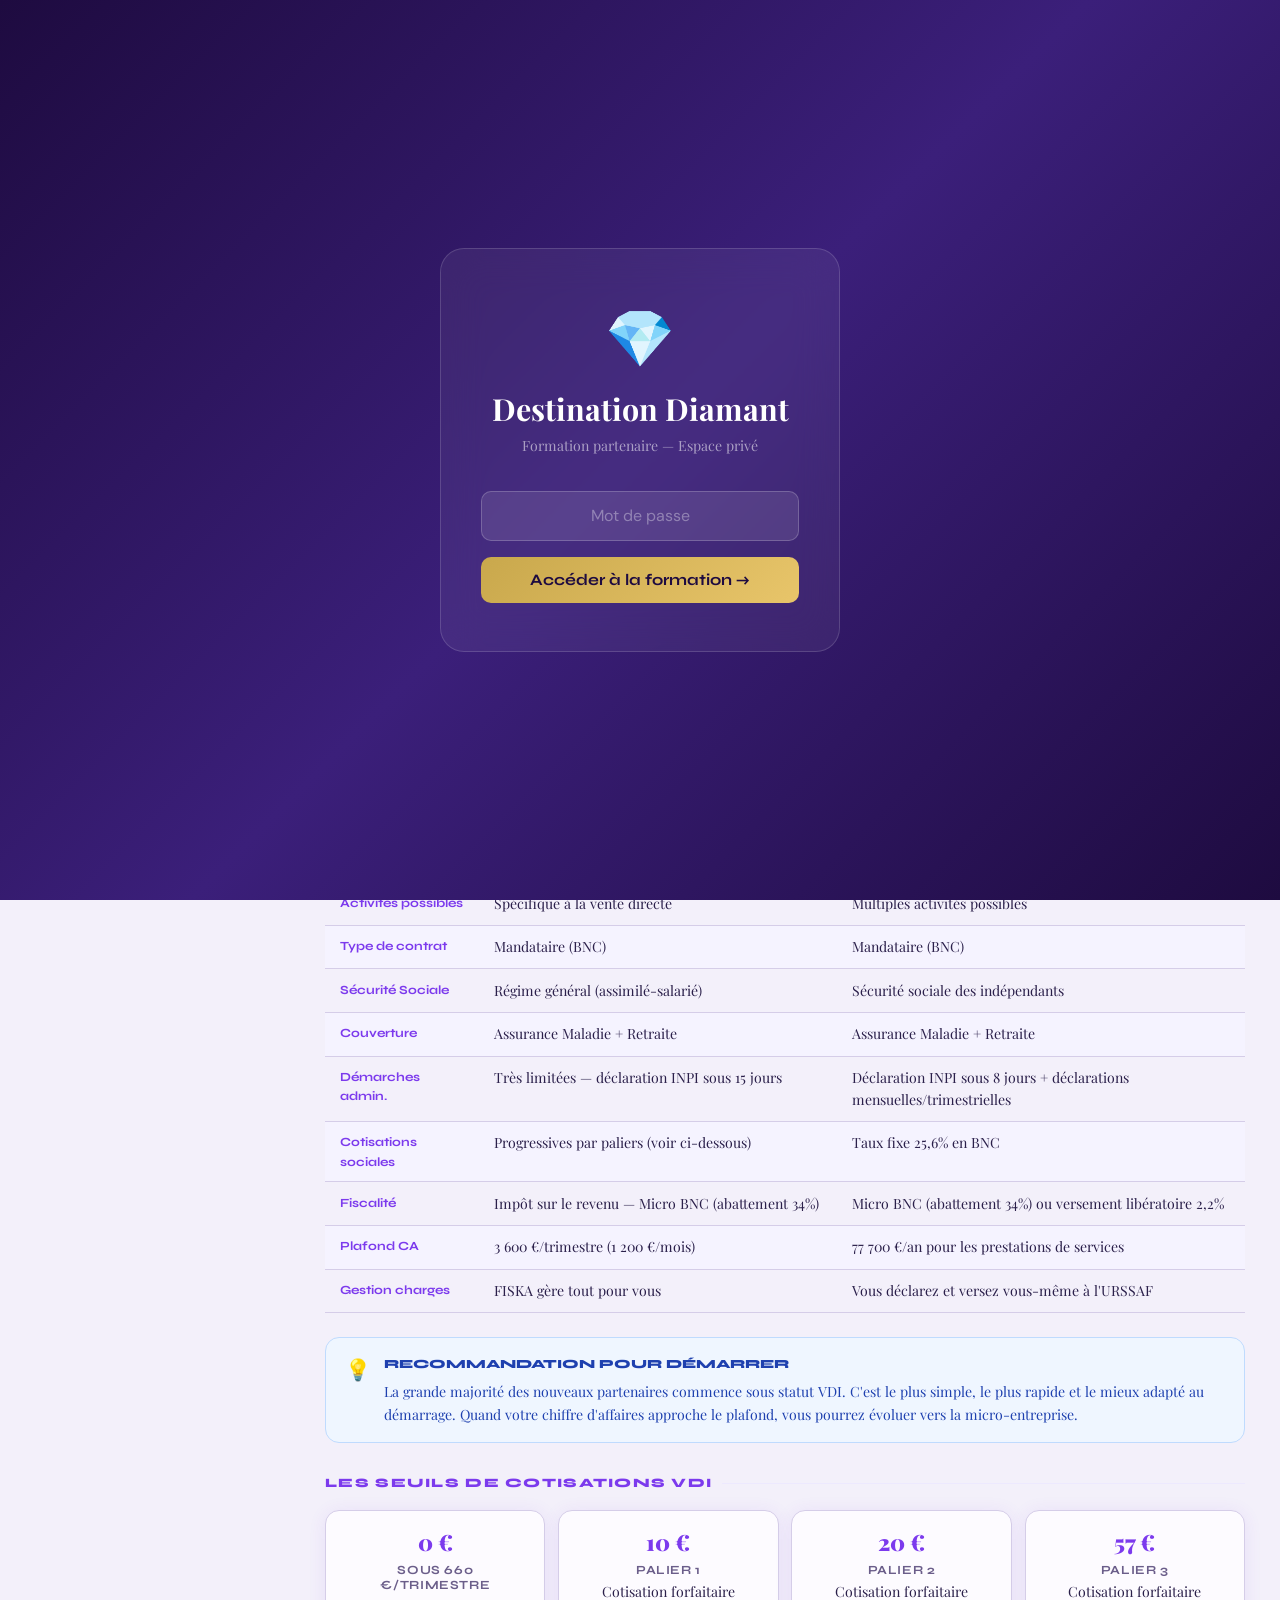
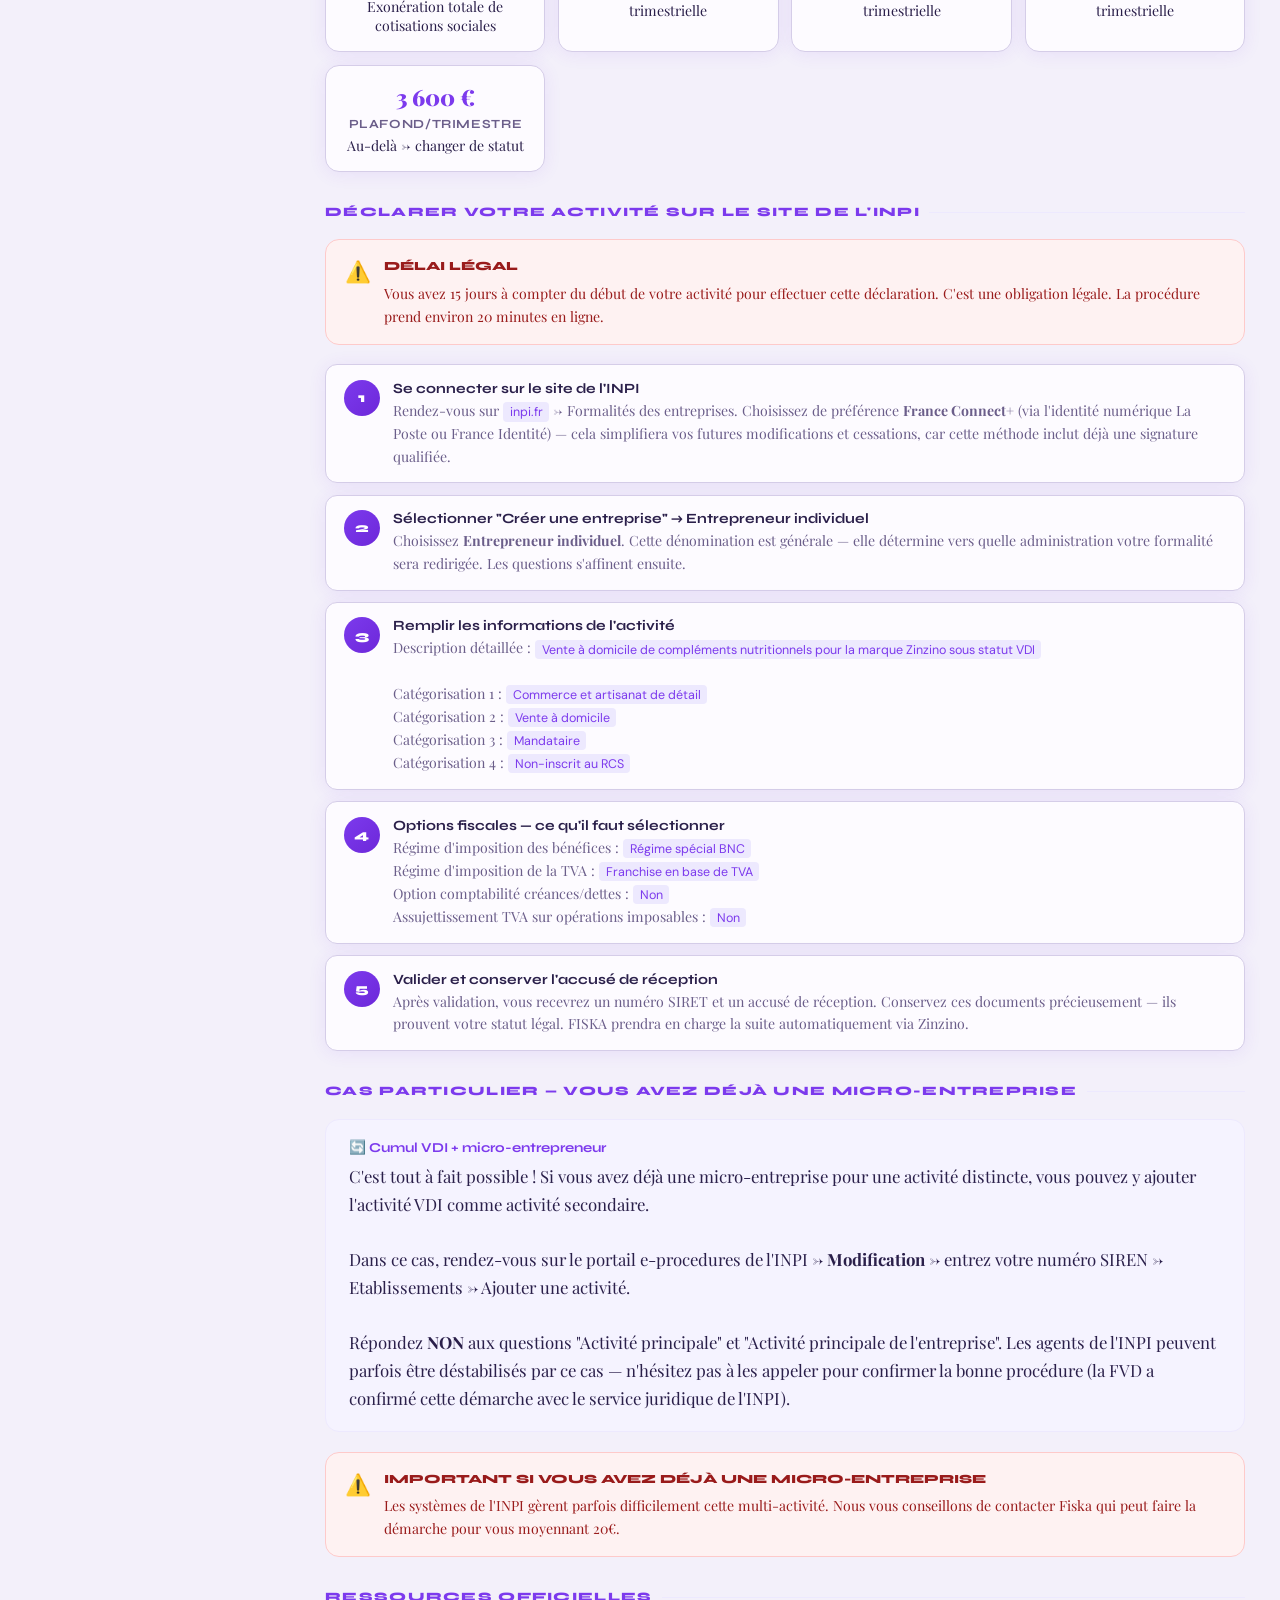
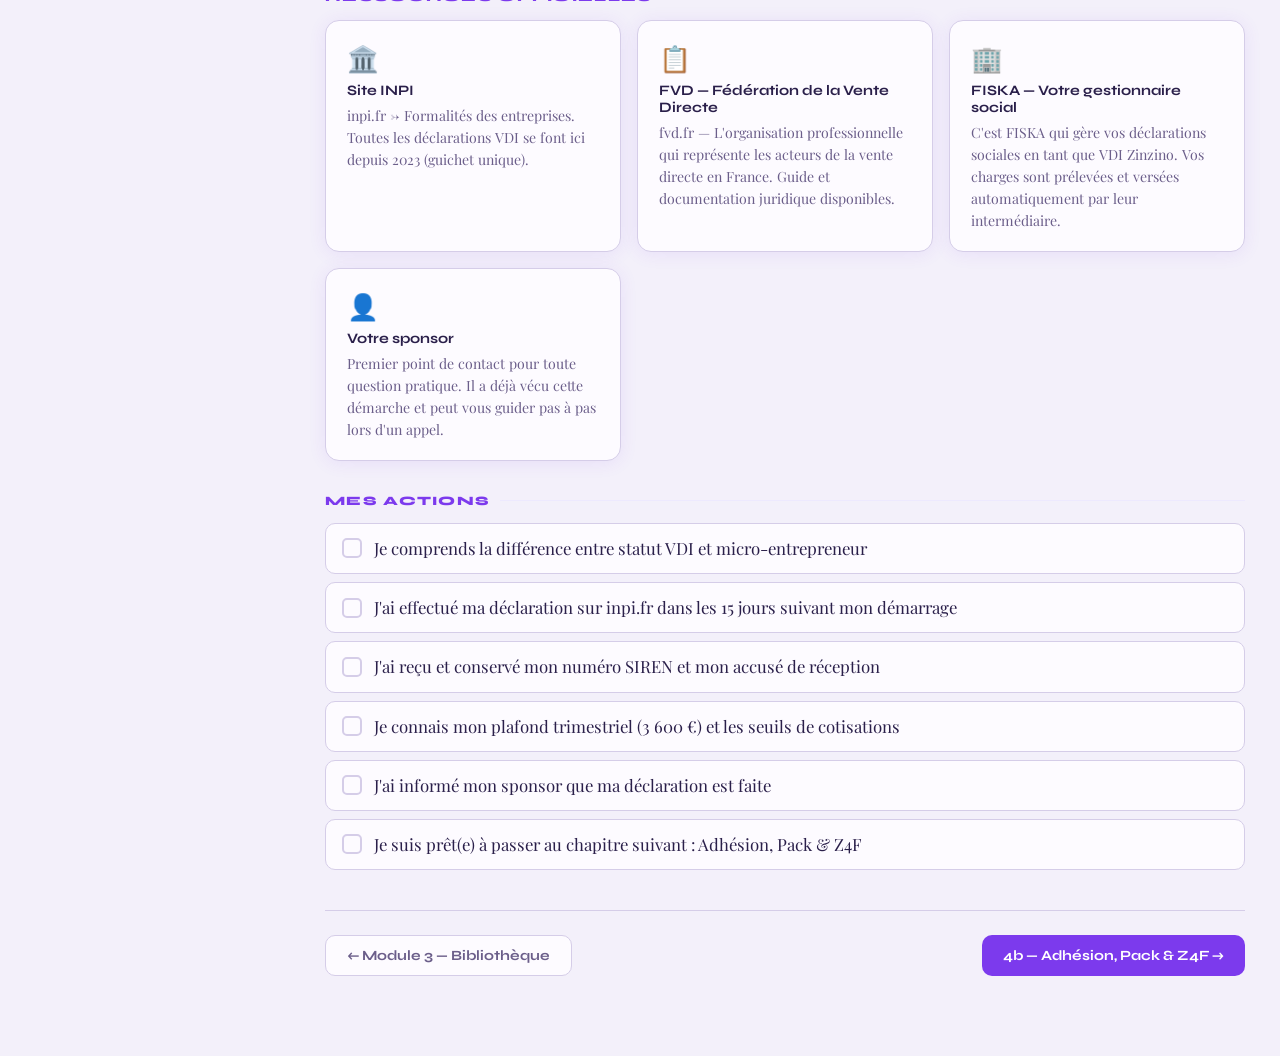
<file: module-4a.html>
<!DOCTYPE html>
<html lang="fr">
<head>
<meta charset="UTF-8">
<meta name="viewport" content="width=device-width, initial-scale=1.0">
<meta name="robots" content="noindex, nofollow">
<title>4a — Inscription & Statut · Destination 💎</title>
<link href="https://fonts.googleapis.com/css2?family=Playfair+Display:ital,wght@0,700;0,900;1,700&family=Syne:wght@400;600;700;800&family=DM+Sans:wght@300;400;500&display=swap" rel="stylesheet">
<link rel="stylesheet" href="dd-style.css">
<style>
/* Tableau comparatif */
.comp-table { width:100%; border-collapse:collapse; margin:1.2rem 0 1.5rem; font-family:'Playfair Display',serif; font-size:var(--fs-sm); }
.comp-table th { background:var(--vm); color:#fff; font-family:'Syne',sans-serif; font-weight:800; font-size:var(--fs-xs); text-transform:uppercase; letter-spacing:.06em; padding:.7rem .9rem; text-align:left; }
.comp-table th:first-child { background:var(--vm2); }
.comp-table td { padding:.65rem .9rem; border-bottom:1px solid var(--border); vertical-align:top; line-height:1.55; }
.comp-table tr:nth-child(even) td { background:var(--vm-pale); }
.comp-table tr:hover td { background:var(--vm-light); }
.comp-table td:first-child { font-family:'Syne',sans-serif; font-weight:700; font-size:var(--fs-xs); color:var(--vm); }
@media(max-width:600px){ .comp-table { font-size:.75rem; } .comp-table td,.comp-table th { padding:.5rem .6rem; } }

/* Étapes INPI */
.inpi-steps { display:grid; gap:.7rem; margin:1.2rem 0 1.5rem; }
.inpi-step { display:grid; grid-template-columns:36px 1fr; gap:.85rem; align-items:start; background:var(--card); border:1px solid var(--border); border-radius:12px; padding:.9rem 1.1rem; box-shadow:var(--shadow); }
.is-num { width:36px; height:36px; background:linear-gradient(135deg,var(--vm),var(--vm2)); color:#fff; border-radius:50%; display:flex; align-items:center; justify-content:center; font-family:'Syne',sans-serif; font-weight:800; font-size:.85rem; flex-shrink:0; }
.is-content .is-title { font-family:'Syne',sans-serif; font-weight:700; font-size:.88rem; color:var(--text); margin-bottom:.2rem; }
.is-content .is-text { font-family:'Playfair Display',serif; font-size:var(--fs-sm); color:var(--text2); line-height:1.6; }
.is-content code { background:var(--vm-light); color:var(--vm); font-size:.78rem; padding:.1rem .4rem; border-radius:4px; font-family:'DM Sans',sans-serif; }

/* Seuils cotisations */
.seuils-grid { display:grid; grid-template-columns:repeat(auto-fill,minmax(180px,1fr)); gap:.8rem; margin:1.2rem 0 1.5rem; }
.seuil-card { background:var(--card); border:1px solid var(--border); border-radius:var(--radius); padding:1rem 1.1rem; box-shadow:var(--shadow); text-align:center; }
.seuil-n { font-family:'Playfair Display',serif; font-size:1.4rem; font-weight:900; color:var(--vm); display:block; }
.seuil-l { font-family:'Syne',sans-serif; font-size:var(--fs-xs); font-weight:700; color:var(--text2); text-transform:uppercase; letter-spacing:.05em; display:block; margin:.3rem 0; }
.seuil-c { font-family:'Playfair Display',serif; font-size:var(--fs-sm); color:var(--text); }

/* Alerte */
.alert-box { background:#FEF2F2; border:1px solid #FECACA; border-radius:var(--radius); padding:1rem 1.2rem; margin:1.2rem 0; display:flex; gap:.8rem; align-items:flex-start; }
.alert-box .alert-icon { font-size:1.3rem; flex-shrink:0; }
.alert-box .alert-text { font-family:'Playfair Display',serif; font-size:var(--fs-sm); line-height:1.65; color:#991B1B; }
.alert-box strong { font-family:'Syne',sans-serif; font-size:var(--fs-xs); font-weight:800; text-transform:uppercase; display:block; margin-bottom:.3rem; }

.info-box { background:#EFF6FF; border:1px solid #BFDBFE; border-radius:var(--radius); padding:1rem 1.2rem; margin:1.2rem 0; display:flex; gap:.8rem; align-items:flex-start; }
.info-box .alert-icon { font-size:1.3rem; flex-shrink:0; }
.info-box .alert-text { font-family:'Playfair Display',serif; font-size:var(--fs-sm); line-height:1.65; color:#1E40AF; }
.info-box strong { font-family:'Syne',sans-serif; font-size:var(--fs-xs); font-weight:800; text-transform:uppercase; display:block; margin-bottom:.3rem; color:#1E40AF; }
</style>
</head>
<body>

<script>function ddCheckPw(){var v=document.getElementById("pw-input").value;if(v==="Diamant"){localStorage.setItem("dd_auth","1");document.getElementById("pw-overlay").style.display="none";}else{document.getElementById("pw-err").style.display="block";document.getElementById("pw-input").value="";}}if(localStorage.getItem("dd_auth")==="1"){document.getElementById("pw-overlay").style.display="none";}document.addEventListener("keydown",function(e){if(e.key==="Enter")ddCheckPw();});</script>

<div id="pw-overlay"><div class="pw-box"><span class="pw-gem">💎</span><h1 class="pw-title">Destination Diamant</h1><p class="pw-sub">Formation partenaire — Espace privé</p><input type="password" class="pw-input" id="pw-input" placeholder="Mot de passe" autocomplete="off"><button class="pw-btn" id="pw-btn" onclick="ddCheckPw()">Accéder à la formation →</button><p class="pw-err" id="pw-err">Mot de passe incorrect. Réessayez.</p></div></div>

<div id="srch-ov"><div id="srch-box"><div class="srch-top"><span class="srch-icon">🔍</span><input type="text" id="srch-input" placeholder="Rechercher dans toute la formation…" oninput="ddDoSearch(this.value)" autocomplete="off"><button class="srch-close" onclick="ddCloseSrch()">✕</button></div><div id="srch-results"><div class="srch-hint">Tapez un mot-clé pour chercher dans tous les modules</div></div></div></div>

<header>
  <button class="hdr-menu-btn" onclick="ddToggleSidebar()"><svg width="22" height="22" viewBox="0 0 22 22" fill="none"><rect y="4" width="22" height="2" rx="1" fill="currentColor"/><rect y="10" width="22" height="2" rx="1" fill="currentColor"/><rect y="16" width="22" height="2" rx="1" fill="currentColor"/></svg></button>
  <a class="hdr-logo" href="index.html">Destination <span>💎</span></a>
  <div class="hdr-spacer"></div>
  <button class="hdr-btn" id="audio-btn" onclick="ddToggleAudio()">🔊 Écouter</button>
  <button class="hdr-btn" onclick="ddOpenSrch()">🔍 Rechercher</button>
</header>

<div id="sb-overlay"></div>
<div class="layout">

<aside id="sidebar">
  <a class="sb-logo" href="index.html">Destination <span>💎</span></a>
  <div class="sb-progress-label" id="sb-pct-label">0% complété</div>
  <div class="sb-progress"><div class="sb-progress-fill" id="sb-pfill" style="width:0%"></div></div>
  <div class="sb-group"><div class="sb-group-hdr" onclick="ddToggleGroup(this)"><span class="sb-mod-num">01</span> Bienvenue — Mes Fondations<span class="sb-arrow">▶</span></div><div class="sb-items">
    <a class="sb-item" href="module-1-1.html"><span class="sb-item-num">1.1</span> Mon Engagement & Ma Décision<span class="sb-chk" data-id="m1-1" onclick="ddToggleChk(event,'m1-1')"></span></a>
    <a class="sb-item" href="module-1-2.html"><span class="sb-item-num">1.2</span> Mon Pourquoi<span class="sb-chk" data-id="m1-2" onclick="ddToggleChk(event,'m1-2')"></span></a>
    <a class="sb-item" href="module-1-3.html"><span class="sb-item-num">1.3</span> Mes Rêves & Objectifs SMART<span class="sb-chk" data-id="m1-3" onclick="ddToggleChk(event,'m1-3')"></span></a>
    <a class="sb-item" href="module-1-4.html"><span class="sb-item-num">1.4</span> Ma Planification & Agenda<span class="sb-chk" data-id="m1-4" onclick="ddToggleChk(event,'m1-4')"></span></a>
    <a class="sb-item" href="module-1-5.html"><span class="sb-item-num">1.5</span> Mon Histoire Produit<span class="sb-chk" data-id="m1-5" onclick="ddToggleChk(event,'m1-5')"></span></a>
    <a class="sb-item" href="module-1-6.html"><span class="sb-item-num">1.6</span> Histoire de l'Entreprise<span class="sb-chk" data-id="m1-6" onclick="ddToggleChk(event,'m1-6')"></span></a>
  </div></div>
  <div class="sb-group"><div class="sb-group-hdr" onclick="ddToggleGroup(this)"><span class="sb-mod-num">02</span> Les 33 Erreurs<span class="sb-arrow">▶</span></div><div class="sb-items"><a class="sb-item" href="module-2.html"><span class="sb-item-num">2</span> Les 33 erreurs à éviter<span class="sb-chk" data-id="m2" onclick="ddToggleChk(event,'m2')"></span></a></div></div>
  <div class="sb-group"><div class="sb-group-hdr" onclick="ddToggleGroup(this)"><span class="sb-mod-num">03</span> Prospection Organique<span class="sb-arrow">▶</span></div><div class="sb-items">
    <a class="sb-item" href="module-3a.html"><span class="sb-item-num">3a</span> La Liste de Noms<span class="sb-chk" data-id="m3a" onclick="ddToggleChk(event,'m3a')"></span></a>
    <a class="sb-item" href="module-3b.html"><span class="sb-item-num">3b</span> L'Édification<span class="sb-chk" data-id="m3b" onclick="ddToggleChk(event,'m3b')"></span></a>
    <a class="sb-item" href="module-3c.html"><span class="sb-item-num">3c</span> L'Invitation<span class="sb-chk" data-id="m3c" onclick="ddToggleChk(event,'m3c')"></span></a>
    <a class="sb-item" href="module-3d.html"><span class="sb-item-num">3d</span> Les Objections<span class="sb-chk" data-id="m3d" onclick="ddToggleChk(event,'m3d')"></span></a>
    <a class="sb-item" href="module-3e.html"><span class="sb-item-num">3e</span> Bibliothèque & Culture MLM<span class="sb-chk" data-id="m3e" onclick="ddToggleChk(event,'m3e')"></span></a>
  </div></div>
  <div class="sb-group"><div class="sb-group-hdr open" onclick="ddToggleGroup(this)"><span class="sb-mod-num">04</span> Démarrage<span class="sb-arrow">▶</span></div><div class="sb-items open">
    <a class="sb-item active" href="module-4a.html"><span class="sb-item-num">4a</span> Inscription & Statut<span class="sb-chk" data-id="m4a" onclick="ddToggleChk(event,'m4a')"></span></a>
    <a class="sb-item" href="module-4b.html"><span class="sb-item-num">4b</span> Adhésion, Pack & Z4F<span class="sb-chk" data-id="m4b" onclick="ddToggleChk(event,'m4b')"></span></a>
    <a class="sb-item" href="module-4c.html"><span class="sb-item-num">4c</span> Fast Start<span class="sb-chk" data-id="m4c" onclick="ddToggleChk(event,'m4c')"></span></a>
    <a class="sb-item" href="module-4d.html"><span class="sb-item-num">4d</span> Règles & Outils<span class="sb-chk" data-id="m4d" onclick="ddToggleChk(event,'m4d')"></span></a>
    <a class="sb-item" href="module-4e.html"><span class="sb-item-num">4e</span> Inauguration<span class="sb-chk" data-id="m4e" onclick="ddToggleChk(event,'m4e')"></span></a>
    <a class="sb-item" href="module-4f.html"><span class="sb-item-num">4f</span> Les Événements<span class="sb-chk" data-id="m4f" onclick="ddToggleChk(event,'m4f')"></span></a>
  </div></div>
  <div class="sb-group"><div class="sb-group-hdr" onclick="ddToggleGroup(this)"><span class="sb-mod-num">4★</span> Les Outils<span class="sb-arrow">▶</span></div><div class="sb-items"><a class="sb-item" href="module-4bis.html"><span class="sb-item-num">4★</span> Mes Outils & Ressources<span class="sb-chk" data-id="m4bis" onclick="ddToggleChk(event,'m4bis')"></span></a></div></div>
  <div class="sb-group"><div class="sb-group-hdr coming"><span class="sb-mod-num">05</span> La Présentation & Closing</div></div>
  <div class="sb-group"><div class="sb-group-hdr coming"><span class="sb-mod-num">06</span> Plan de Rémunération</div></div>
  <div class="sb-group"><div class="sb-group-hdr coming"><span class="sb-mod-num">07</span> Prospection Réseaux Sociaux</div></div>
</aside>

<main id="main-content">

  <div class="mod-hero">
    <div class="mod-hero-badge">🚀 Module 4 · Chapitre a</div>
    <h1>Inscription &<br><em>Statut VDI</em></h1>
    <p class="mod-hero-sub">Démarrer légalement votre activité est simple et rapide. Le statut VDI (Vendeur à Domicile Indépendant) a été créé spécifiquement pour vous — avec très peu de contraintes administratives.</p>
  </div>

  <div class="action-bar">
    <!-- REMPLACER href="#" par le lien Google Doc du chapitre -->
    <a class="action-btn primary" href="https://docs.google.com/document/d/1W_TBjBzwoaFqciGm2KDJDJQlu_DvRkpH492-wobWejY/edit?usp=sharing" target="_blank">📥 Télécharger le document</a>
    <button class="action-btn" onclick="ddMarkDone('m4a',this)">✅ Marquer comme lu</button>
  </div>

  <div class="slbl">Qu'est-ce que le statut VDI ?</div>

  <p>Le Vendeur à Domicile Indépendant (VDI) est un statut légal créé en France en <strong>1993</strong> spécifiquement pour la vente directe. Il vous permet d'exercer votre activité de partenaire Zinzino en toute légalité, avec un minimum de démarches administratives et des cotisations sociales progressives selon vos revenus.</p>

  <div class="hl"><strong>La bonne nouvelle :</strong> Vous n'avez pas besoin de créer une société. Le statut VDI est automatiquement géré par FISKA (prestataire Zinzino) qui se charge des déclarations et du versement de vos charges sociales. Votre seule obligation : déclarer le début de votre activité à l'INPI dans les 15 jours.</div>

  <div class="slbl">VDI vs Micro-entrepreneur — le comparatif</div>

  <table class="comp-table">
    <thead>
      <tr><th>Critère</th><th>Statut VDI (Mandataire Zinzino)</th><th>Statut Micro-entrepreneur</th></tr>
    </thead>
    <tbody>
      <tr><td>Activités possibles</td><td>Spécifique à la vente directe</td><td>Multiples activités possibles</td></tr>
      <tr><td>Type de contrat</td><td>Mandataire (BNC)</td><td>Mandataire (BNC)</td></tr>
      <tr><td>Sécurité Sociale</td><td>Régime général (assimilé-salarié)</td><td>Sécurité sociale des indépendants</td></tr>
      <tr><td>Couverture</td><td>Assurance Maladie + Retraite</td><td>Assurance Maladie + Retraite</td></tr>
      <tr><td>Démarches admin.</td><td>Très limitées — déclaration INPI sous 15 jours</td><td>Déclaration INPI sous 8 jours + déclarations mensuelles/trimestrielles</td></tr>
      <tr><td>Cotisations sociales</td><td>Progressives par paliers (voir ci-dessous)</td><td>Taux fixe 25,6% en BNC</td></tr>
      <tr><td>Fiscalité</td><td>Impôt sur le revenu — Micro BNC (abattement 34%)</td><td>Micro BNC (abattement 34%) ou versement libératoire 2,2%</td></tr>
      <tr><td>Plafond CA</td><td>3 600 €/trimestre (1 200 €/mois)</td><td>77 700 €/an pour les prestations de services</td></tr>
      <tr><td>Gestion charges</td><td>FISKA gère tout pour vous</td><td>Vous déclarez et versez vous-même à l'URSSAF</td></tr>
    </tbody>
  </table>

  <div class="info-box">
    <span class="alert-icon">💡</span>
    <div class="alert-text"><strong>Recommandation pour démarrer</strong>La grande majorité des nouveaux partenaires commence sous statut VDI. C'est le plus simple, le plus rapide et le mieux adapté au démarrage. Quand votre chiffre d'affaires approche le plafond, vous pourrez évoluer vers la micro-entreprise.</div>
  </div>

  <div class="slbl">Les seuils de cotisations VDI</div>

  <div class="seuils-grid">
    <div class="seuil-card"><span class="seuil-n">0 €</span><span class="seuil-l">Sous 660 €/trimestre</span><div class="seuil-c">Exonération totale de cotisations sociales</div></div>
    <div class="seuil-card"><span class="seuil-n">10 €</span><span class="seuil-l">Palier 1</span><div class="seuil-c">Cotisation forfaitaire trimestrielle</div></div>
    <div class="seuil-card"><span class="seuil-n">20 €</span><span class="seuil-l">Palier 2</span><div class="seuil-c">Cotisation forfaitaire trimestrielle</div></div>
    <div class="seuil-card"><span class="seuil-n">57 €</span><span class="seuil-l">Palier 3</span><div class="seuil-c">Cotisation forfaitaire trimestrielle</div></div>
    <div class="seuil-card"><span class="seuil-n">3 600 €</span><span class="seuil-l">Plafond/trimestre</span><div class="seuil-c">Au-delà → changer de statut</div></div>
  </div>

  <div class="slbl">Déclarer votre activité sur le site de l'INPI</div>

  <div class="alert-box">
    <span class="alert-icon">⚠️</span>
    <div class="alert-text"><strong>Délai légal</strong>Vous avez 15 jours à compter du début de votre activité pour effectuer cette déclaration. C'est une obligation légale. La procédure prend environ 20 minutes en ligne.</div>
  </div>

  <div class="inpi-steps">
    <div class="inpi-step">
      <div class="is-num">1</div>
      <div class="is-content">
        <div class="is-title">Se connecter sur le site de l'INPI</div>
        <div class="is-text">Rendez-vous sur <code>inpi.fr</code> → Formalités des entreprises. Choisissez de préférence <strong>France Connect+</strong> (via l'identité numérique La Poste ou France Identité) — cela simplifiera vos futures modifications et cessations, car cette méthode inclut déjà une signature qualifiée.</div>
      </div>
    </div>
    <div class="inpi-step">
      <div class="is-num">2</div>
      <div class="is-content">
        <div class="is-title">Sélectionner "Créer une entreprise" → Entrepreneur individuel</div>
        <div class="is-text">Choisissez <strong>Entrepreneur individuel</strong>. Cette dénomination est générale — elle détermine vers quelle administration votre formalité sera redirigée. Les questions s'affinent ensuite.</div>
      </div>
    </div>
    <div class="inpi-step">
      <div class="is-num">3</div>
      <div class="is-content">
        <div class="is-title">Remplir les informations de l'activité</div>
        <div class="is-text">
          Description détaillée : <code>Vente à domicile de compléments nutritionnels pour la marque Zinzino sous statut VDI</code><br><br>
          Catégorisation 1 : <code>Commerce et artisanat de détail</code><br>
          Catégorisation 2 : <code>Vente à domicile</code><br>
          Catégorisation 3 : <code>Mandataire</code><br>
          Catégorisation 4 : <code>Non-inscrit au RCS</code>
        </div>
      </div>
    </div>
    <div class="inpi-step">
      <div class="is-num">4</div>
      <div class="is-content">
        <div class="is-title">Options fiscales — ce qu'il faut sélectionner</div>
        <div class="is-text">
          Régime d'imposition des bénéfices : <code>Régime spécial BNC</code><br>
          Régime d'imposition de la TVA : <code>Franchise en base de TVA</code><br>
          Option comptabilité créances/dettes : <code>Non</code><br>
          Assujettissement TVA sur opérations imposables : <code>Non</code>
        </div>
      </div>
    </div>
    <div class="inpi-step">
      <div class="is-num">5</div>
      <div class="is-content">
        <div class="is-title">Valider et conserver l'accusé de réception</div>
        <div class="is-text">Après validation, vous recevrez un numéro SIRET et un accusé de réception. Conservez ces documents précieusement — ils prouvent votre statut légal. FISKA prendra en charge la suite automatiquement via Zinzino.</div>
      </div>
    </div>
  </div>

  <div class="slbl">Cas particulier — vous avez déjà une micro-entreprise</div>

  <div class="mbox">
    <div class="mt">🔄 Cumul VDI + micro-entrepreneur</div>
    <div class="mtxt">C'est tout à fait possible ! Si vous avez déjà une micro-entreprise pour une activité distincte, vous pouvez y ajouter l'activité VDI comme activité secondaire.<br><br>
    Dans ce cas, rendez-vous sur le portail e-procedures de l'INPI → <strong>Modification</strong> → entrez votre numéro SIREN → Etablissements → Ajouter une activité.<br><br>
    Répondez <strong>NON</strong> aux questions "Activité principale" et "Activité principale de l'entreprise". Les agents de l'INPI peuvent parfois être déstabilisés par ce cas — n'hésitez pas à les appeler pour confirmer la bonne procédure (la FVD a confirmé cette démarche avec le service juridique de l'INPI).</div>
  </div>

  <div class="alert-box">
    <span class="alert-icon">⚠️</span>
    <div class="alert-text"><strong>Important si vous avez déjà une micro-entreprise</strong>Les systèmes de l'INPI gèrent parfois difficilement cette multi-activité. Nous vous conseillons de contacter Fiska qui peut faire la démarche pour vous moyennant 20€.</div>
  </div>

  <div class="slbl">Ressources officielles</div>

  <div class="cards-grid">
    <div class="ccard">
      <span class="cc-icon">🏛️</span>
      <div class="cc-title">Site INPI</div>
      <div class="cc-text">inpi.fr → Formalités des entreprises. Toutes les déclarations VDI se font ici depuis 2023 (guichet unique).</div>
    </div>
    <div class="ccard">
      <span class="cc-icon">📋</span>
      <div class="cc-title">FVD — Fédération de la Vente Directe</div>
      <div class="cc-text">fvd.fr — L'organisation professionnelle qui représente les acteurs de la vente directe en France. Guide et documentation juridique disponibles.</div>
    </div>
    <div class="ccard">
      <span class="cc-icon">🏢</span>
      <div class="cc-title">FISKA — Votre gestionnaire social</div>
      <div class="cc-text">C'est FISKA qui gère vos déclarations sociales en tant que VDI Zinzino. Vos charges sont prélevées et versées automatiquement par leur intermédiaire.</div>
    </div>
    <div class="ccard">
      <span class="cc-icon">👤</span>
      <div class="cc-title">Votre sponsor</div>
      <div class="cc-text">Premier point de contact pour toute question pratique. Il a déjà vécu cette démarche et peut vous guider pas à pas lors d'un appel.</div>
    </div>
  </div>

  <div class="slbl">Mes actions</div>
  <ul class="checklist">
    <li onclick="ddToggleCl(this)"><div class="cl-box"></div>Je comprends la différence entre statut VDI et micro-entrepreneur</li>
    <li onclick="ddToggleCl(this)"><div class="cl-box"></div>J'ai effectué ma déclaration sur inpi.fr dans les 15 jours suivant mon démarrage</li>
    <li onclick="ddToggleCl(this)"><div class="cl-box"></div>J'ai reçu et conservé mon numéro SIREN et mon accusé de réception</li>
    <li onclick="ddToggleCl(this)"><div class="cl-box"></div>Je connais mon plafond trimestriel (3 600 €) et les seuils de cotisations</li>
    <li onclick="ddToggleCl(this)"><div class="cl-box"></div>J'ai informé mon sponsor que ma déclaration est faite</li>
    <li onclick="ddToggleCl(this)"><div class="cl-box"></div>Je suis prêt(e) à passer au chapitre suivant : Adhésion, Pack & Z4F</li>
  </ul>

  <div class="nav-btns">
    <a class="nav-btn nav-btn-prev" href="module-3e.html">← Module 3 — Bibliothèque</a>
    <a class="nav-btn nav-btn-next" href="module-4b.html">4b — Adhésion, Pack & Z4F →</a>
  </div>

</main>
</div>

<script src="search-index.js"></script>
<script src="dd-app.js"></script>
<script>ddInit('m4a');</script>
</body>
</html>
</file>
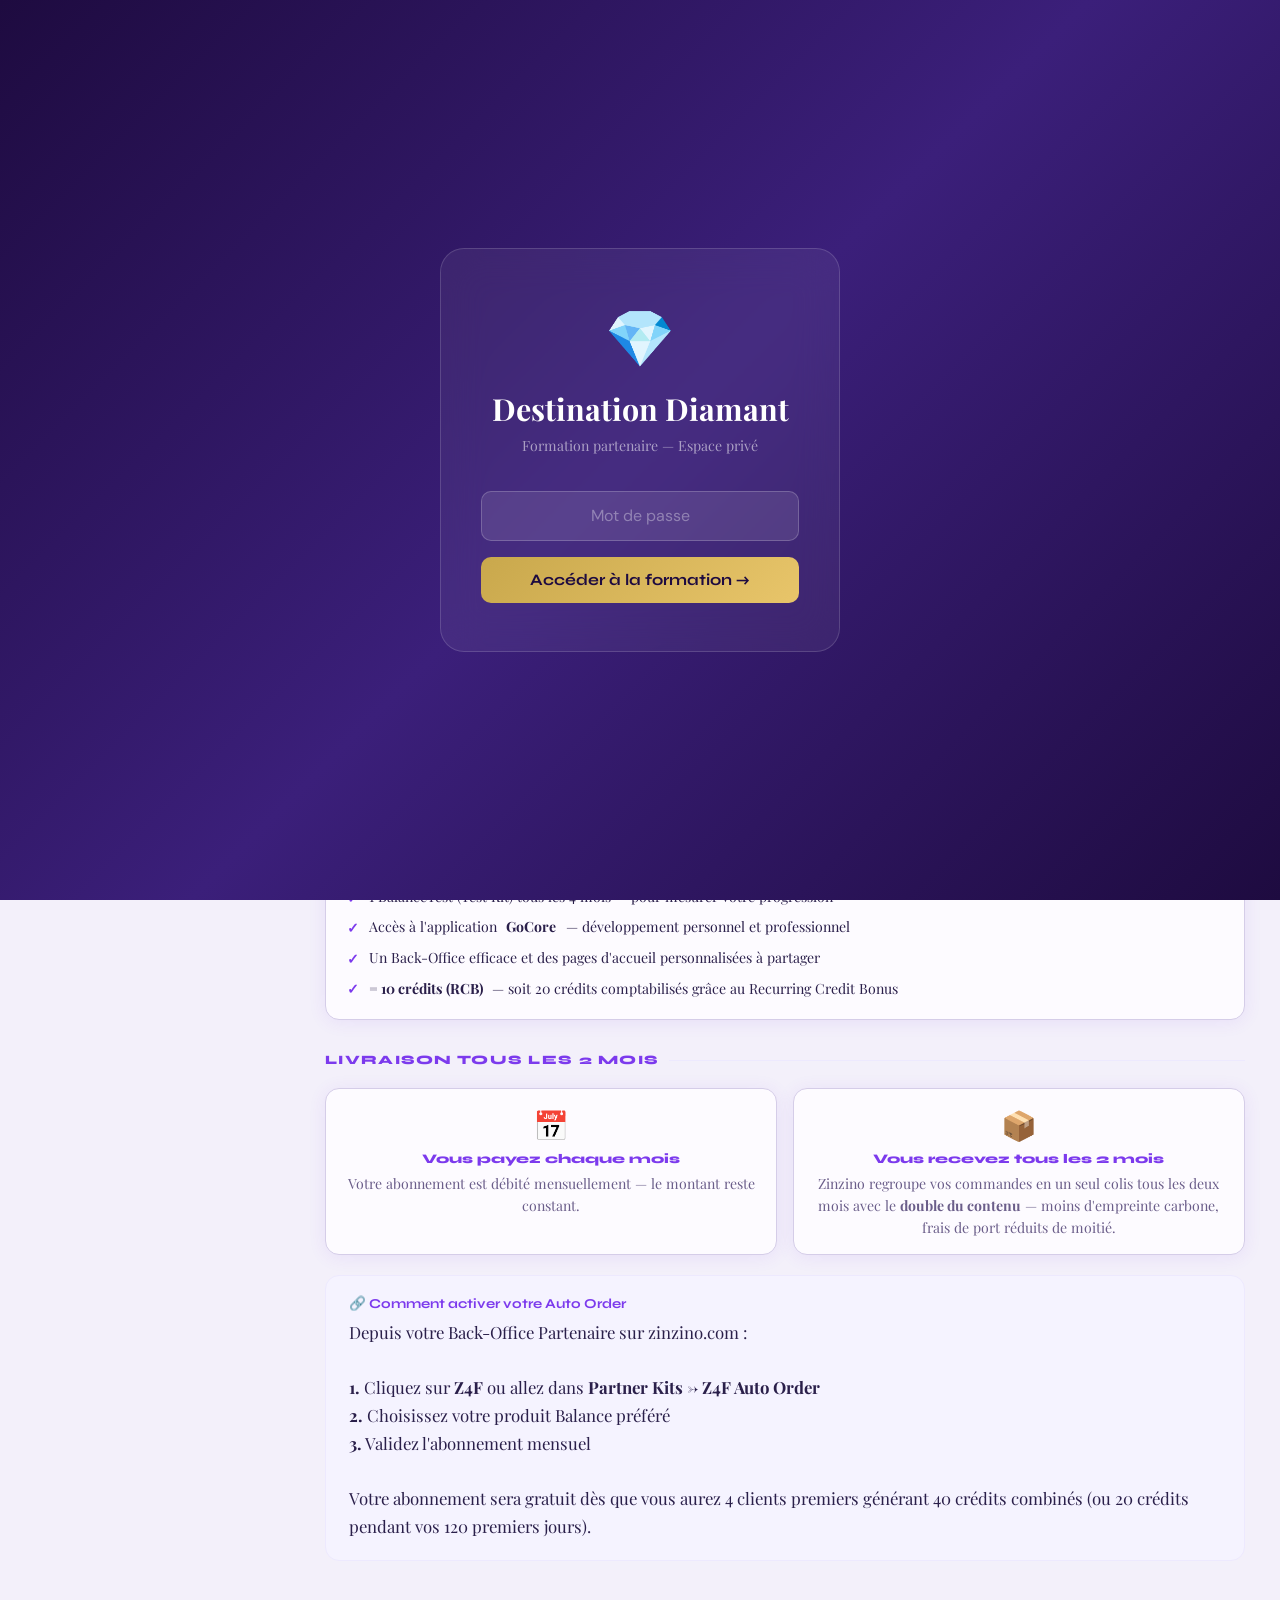
<file: module-4b.html>
<!DOCTYPE html>
<html lang="fr">
<head>
<meta charset="UTF-8">
<meta name="viewport" content="width=device-width, initial-scale=1.0">
<meta name="robots" content="noindex, nofollow">
<title>4b — Adhésion, Pack & Z4F · Destination 💎</title>
<link href="https://fonts.googleapis.com/css2?family=Playfair+Display:ital,wght@0,700;0,900;1,700&family=Syne:wght@400;600;700;800&family=DM+Sans:wght@300;400;500&display=swap" rel="stylesheet">
<link rel="stylesheet" href="dd-style.css">
<style>
/* Navigation chapitres */
.chap-nav { display:flex; flex-wrap:wrap; gap:.5rem; margin:1.5rem 0 2rem; position:sticky; top:calc(var(--hdr) + .5rem); z-index:10; background:var(--bg); padding:.5rem 0; }
.chap-btn { padding:.45rem 1rem; border-radius:20px; border:1.5px solid var(--border); background:var(--card); color:var(--text2); font-family:'Syne',sans-serif; font-size:var(--fs-xs); font-weight:700; cursor:pointer; transition:all .18s; white-space:nowrap; }
.chap-btn:hover { border-color:var(--vm); color:var(--vm); background:var(--vm-pale); }
.chap-btn.active { background:var(--vm); color:#fff; border-color:var(--vm); }
.chap-section { display:none; }
.chap-section.active { display:block; }

/* Kits */
.kits-grid { display:grid; grid-template-columns:repeat(3,1fr); gap:1rem; margin:1.2rem 0 1.5rem; }
@media(max-width:600px){ .kits-grid { grid-template-columns:1fr; } }
.kit-card { border-radius:var(--radius); overflow:hidden; box-shadow:var(--shadow); border:2px solid var(--border); transition:transform .2s; }
.kit-card:hover { transform:translateY(-3px); }
.kit-card.kit-featured { border-color:var(--gold); }
.kit-hdr { padding:1rem 1.1rem; text-align:center; }
.kh-basic    { background:linear-gradient(135deg,#EDE9FE,#DDD6FE); }
.kh-advanced { background:linear-gradient(135deg,#D1FAE5,#A7F3D0); }
.kh-ultimate { background:linear-gradient(135deg,#1E0B40,#3B1F7A); }
.kit-emoji { font-size:2rem; display:block; margin-bottom:.4rem; }
.kit-name { font-family:'Syne',sans-serif; font-weight:900; font-size:1rem; display:block; }
.kit-name-basic    { color:var(--vm); }
.kit-name-advanced { color:#059669; }
.kit-name-ultimate { color:var(--gold); }
.kit-badge { font-family:'Syne',sans-serif; font-size:.6rem; font-weight:800; text-transform:uppercase; letter-spacing:.06em; padding:.2rem .55rem; border-radius:20px; display:inline-block; margin-top:.3rem; }
.kb-b { background:var(--vm-light); color:var(--vm); }
.kb-a { background:#D1FAE5; color:#065F46; }
.kb-u { background:rgba(201,168,76,.2); color:var(--gold); }
.kit-body { background:var(--card); padding:1rem 1.1rem; }
.kit-row { display:flex; justify-content:space-between; align-items:center; padding:.4rem 0; border-bottom:1px solid var(--border); font-family:'Playfair Display',serif; font-size:var(--fs-sm); }
.kit-row:last-child { border-bottom:none; }
.kr-label { color:var(--text2); }
.kr-val { font-family:'Syne',sans-serif; font-weight:700; color:var(--text); font-size:var(--fs-xs); }
.kr-val.gold { color:var(--gold); }
.kit-note { font-family:'Playfair Display',serif; font-size:var(--fs-xs); color:var(--text2); font-style:italic; margin-top:.7rem; line-height:1.5; }

/* Enrollment points tableau */
.enroll-tbl { width:100%; border-collapse:collapse; margin:1.2rem 0; font-family:'Playfair Display',serif; font-size:var(--fs-sm); }
.enroll-tbl th { background:var(--vm); color:#fff; font-family:'Syne',sans-serif; font-size:var(--fs-xs); font-weight:800; text-transform:uppercase; letter-spacing:.05em; padding:.6rem .9rem; text-align:left; }
.enroll-tbl td { padding:.6rem .9rem; border-bottom:1px solid var(--border); vertical-align:middle; }
.enroll-tbl tr:nth-child(even) td { background:var(--vm-pale); }
.ep-dots { display:flex; gap:.3rem; }
.ep-dot { width:12px; height:12px; border-radius:50%; background:var(--vm); }

/* Z4F explication */
.z4f-visual { background:linear-gradient(135deg,#1E0B40,#3B1F7A); border-radius:18px; padding:1.8rem; margin:1.5rem 0; }
.z4f-visual h3 { font-family:'Playfair Display',serif; font-size:1.1rem; color:var(--gold); margin-bottom:1rem; }
.z4f-steps-list { display:grid; gap:.7rem; }
.zsl-item { display:grid; grid-template-columns:32px 1fr; gap:.8rem; align-items:start; background:rgba(255,255,255,.07); border-radius:10px; padding:.8rem 1rem; }
.zsl-num { width:32px; height:32px; background:var(--gold); color:#1E0B40; border-radius:50%; display:flex; align-items:center; justify-content:center; font-family:'Syne',sans-serif; font-weight:800; font-size:.82rem; flex-shrink:0; }
.zsl-text { font-family:'Playfair Display',serif; font-size:var(--fs-sm); color:rgba(255,255,255,.9); line-height:1.6; }
.zsl-text strong { color:var(--gold); }
.z4f-warn { background:rgba(201,168,76,.12); border:1px solid rgba(201,168,76,.3); border-radius:10px; padding:.85rem 1rem; margin-top:1rem; font-family:'Playfair Display',serif; font-size:var(--fs-sm); color:rgba(255,255,255,.75); line-height:1.6; }

/* Auto Order détail */
.ao-card { background:var(--card); border:1px solid var(--border); border-radius:var(--radius); padding:1.2rem 1.3rem; box-shadow:var(--shadow); margin:1.2rem 0; }
.ao-title { font-family:'Syne',sans-serif; font-weight:800; font-size:.9rem; color:var(--vm); margin-bottom:.8rem; display:flex; align-items:center; gap:.5rem; }
.ao-items { display:grid; gap:.5rem; }
.ao-item { display:flex; align-items:flex-start; gap:.6rem; font-family:'Playfair Display',serif; font-size:var(--fs-sm); color:var(--text); line-height:1.55; }
.ao-item::before { content:'✓'; color:var(--vm); font-weight:700; flex-shrink:0; margin-top:.05rem; }

/* Livraison bi-mensuelle */
.livraison-card { display:grid; grid-template-columns:1fr 1fr; gap:1rem; margin:1.2rem 0; }
@media(max-width:500px){ .livraison-card { grid-template-columns:1fr; } }
.lc-item { background:var(--card); border:1px solid var(--border); border-radius:var(--radius); padding:1rem 1.1rem; box-shadow:var(--shadow); text-align:center; }
.lc-icon { font-size:1.8rem; display:block; margin-bottom:.5rem; }
.lc-title { font-family:'Syne',sans-serif; font-weight:800; font-size:.82rem; color:var(--vm); margin-bottom:.4rem; }
.lc-text { font-family:'Playfair Display',serif; font-size:var(--fs-sm); color:var(--text2); line-height:1.55; }

/* Commande dynamique */
.cmd-steps { display:grid; gap:.6rem; margin:1.2rem 0; }
.cmd-item { display:grid; grid-template-columns:36px 1fr; gap:.85rem; align-items:start; background:var(--card); border:1px solid var(--border); border-radius:12px; padding:.85rem 1rem; box-shadow:var(--shadow); }
.cmd-num { width:36px; height:36px; background:linear-gradient(135deg,var(--vm),var(--vm2)); color:#fff; border-radius:50%; display:flex; align-items:center; justify-content:center; font-family:'Syne',sans-serif; font-weight:800; font-size:.85rem; flex-shrink:0; }
.cmd-title { font-family:'Syne',sans-serif; font-weight:700; font-size:.88rem; color:var(--text); margin-bottom:.2rem; }
.cmd-text { font-family:'Playfair Display',serif; font-size:var(--fs-sm); color:var(--text2); line-height:1.6; }
.cmd-warn { display:flex; gap:.5rem; align-items:flex-start; background:#FEF3C7; border:1px solid #FDE68A; border-radius:8px; padding:.65rem .85rem; margin-top:.5rem; font-family:'Playfair Display',serif; font-size:var(--fs-sm); color:#92400E; line-height:1.55; }

/* BO images */
.bo-compare { display:grid; grid-template-columns:1fr 1fr; gap:1rem; margin:1.2rem 0; }
@media(max-width:600px){ .bo-compare { grid-template-columns:1fr; } }
.bo-panel { border-radius:var(--radius); overflow:hidden; box-shadow:var(--shadow); }
.bo-panel-hdr { padding:.75rem 1rem; font-family:'Syne',sans-serif; font-weight:800; font-size:.82rem; display:flex; align-items:center; gap:.5rem; }
.bph-partner { background:linear-gradient(135deg,var(--vm),var(--vm2)); color:#fff; }
.bph-client  { background:linear-gradient(135deg,#059669,#10B981); color:#fff; }
.bo-panel-img { width:100%; display:block; border:1px solid var(--border); border-top:none; }
.bo-panel-body { background:var(--card); border:1px solid var(--border); border-top:none; padding:.85rem 1rem; }
.bo-panel-item { font-family:'Playfair Display',serif; font-size:var(--fs-sm); color:var(--text2); line-height:1.55; display:flex; gap:.4rem; margin-bottom:.35rem; }
.bo-panel-item::before { content:'▸'; color:var(--vm); flex-shrink:0; }
.bo-alert { display:flex; gap:.6rem; align-items:flex-start; border-radius:9px; padding:.7rem .9rem; margin-top:.6rem; font-family:'Playfair Display',serif; font-size:var(--fs-sm); line-height:1.55; }
.bo-alert.warn { background:#FEF2F2; border:1px solid #FECACA; color:#991B1B; }
.bo-alert.tip  { background:var(--vm-pale); border:1px solid var(--vm-light); color:var(--vm); }
</style>
</head>
<body>

<script>function ddCheckPw(){var v=document.getElementById("pw-input").value;if(v==="Diamant"){localStorage.setItem("dd_auth","1");document.getElementById("pw-overlay").style.display="none";}else{document.getElementById("pw-err").style.display="block";document.getElementById("pw-input").value="";}}if(localStorage.getItem("dd_auth")==="1"){document.getElementById("pw-overlay").style.display="none";}document.addEventListener("keydown",function(e){if(e.key==="Enter")ddCheckPw();});</script>

<div id="pw-overlay"><div class="pw-box"><span class="pw-gem">💎</span><h1 class="pw-title">Destination Diamant</h1><p class="pw-sub">Formation partenaire — Espace privé</p><input type="password" class="pw-input" id="pw-input" placeholder="Mot de passe" autocomplete="off"><button class="pw-btn" id="pw-btn" onclick="ddCheckPw()">Accéder à la formation →</button><p class="pw-err" id="pw-err">Mot de passe incorrect. Réessayez.</p></div></div>

<div id="srch-ov"><div id="srch-box"><div class="srch-top"><span class="srch-icon">🔍</span><input type="text" id="srch-input" placeholder="Rechercher dans toute la formation…" oninput="ddDoSearch(this.value)" autocomplete="off"><button class="srch-close" onclick="ddCloseSrch()">✕</button></div><div id="srch-results"><div class="srch-hint">Tapez un mot-clé pour chercher dans tous les modules</div></div></div></div>

<header>
  <button class="hdr-menu-btn" onclick="ddToggleSidebar()"><svg width="22" height="22" viewBox="0 0 22 22" fill="none"><rect y="4" width="22" height="2" rx="1" fill="currentColor"/><rect y="10" width="22" height="2" rx="1" fill="currentColor"/><rect y="16" width="22" height="2" rx="1" fill="currentColor"/></svg></button>
  <a class="hdr-logo" href="index.html">Destination <span>💎</span></a>
  <div class="hdr-spacer"></div>
  <button class="hdr-btn" id="audio-btn" onclick="ddToggleAudio()">🔊 Écouter</button>
  <button class="hdr-btn" onclick="ddOpenSrch()">🔍 Rechercher</button>
</header>

<div id="sb-overlay"></div>
<div class="layout">

<aside id="sidebar">
  <a class="sb-logo" href="index.html">Destination <span>💎</span></a>
  <div class="sb-progress-label" id="sb-pct-label">0% complété</div>
  <div class="sb-progress"><div class="sb-progress-fill" id="sb-pfill" style="width:0%"></div></div>
  <div class="sb-group"><div class="sb-group-hdr" onclick="ddToggleGroup(this)"><span class="sb-mod-num">01</span> Bienvenue — Mes Fondations<span class="sb-arrow">▶</span></div><div class="sb-items">
    <a class="sb-item" href="module-1-1.html"><span class="sb-item-num">1.1</span> Mon Engagement & Ma Décision<span class="sb-chk" data-id="m1-1" onclick="ddToggleChk(event,'m1-1')"></span></a>
    <a class="sb-item" href="module-1-2.html"><span class="sb-item-num">1.2</span> Mon Pourquoi<span class="sb-chk" data-id="m1-2" onclick="ddToggleChk(event,'m1-2')"></span></a>
    <a class="sb-item" href="module-1-3.html"><span class="sb-item-num">1.3</span> Mes Rêves & Objectifs SMART<span class="sb-chk" data-id="m1-3" onclick="ddToggleChk(event,'m1-3')"></span></a>
    <a class="sb-item" href="module-1-4.html"><span class="sb-item-num">1.4</span> Ma Planification & Agenda<span class="sb-chk" data-id="m1-4" onclick="ddToggleChk(event,'m1-4')"></span></a>
    <a class="sb-item" href="module-1-5.html"><span class="sb-item-num">1.5</span> Mon Histoire Produit<span class="sb-chk" data-id="m1-5" onclick="ddToggleChk(event,'m1-5')"></span></a>
    <a class="sb-item" href="module-1-6.html"><span class="sb-item-num">1.6</span> Histoire de l'Entreprise<span class="sb-chk" data-id="m1-6" onclick="ddToggleChk(event,'m1-6')"></span></a>
  </div></div>
  <div class="sb-group"><div class="sb-group-hdr" onclick="ddToggleGroup(this)"><span class="sb-mod-num">02</span> Les 33 Erreurs<span class="sb-arrow">▶</span></div><div class="sb-items"><a class="sb-item" href="module-2.html"><span class="sb-item-num">2</span> Les 33 erreurs à éviter<span class="sb-chk" data-id="m2" onclick="ddToggleChk(event,'m2')"></span></a></div></div>
  <div class="sb-group"><div class="sb-group-hdr" onclick="ddToggleGroup(this)"><span class="sb-mod-num">03</span> Prospection Organique<span class="sb-arrow">▶</span></div><div class="sb-items">
    <a class="sb-item" href="module-3a.html"><span class="sb-item-num">3a</span> La Liste de Noms<span class="sb-chk" data-id="m3a" onclick="ddToggleChk(event,'m3a')"></span></a>
    <a class="sb-item" href="module-3b.html"><span class="sb-item-num">3b</span> L'Édification<span class="sb-chk" data-id="m3b" onclick="ddToggleChk(event,'m3b')"></span></a>
    <a class="sb-item" href="module-3c.html"><span class="sb-item-num">3c</span> L'Invitation<span class="sb-chk" data-id="m3c" onclick="ddToggleChk(event,'m3c')"></span></a>
    <a class="sb-item" href="module-3d.html"><span class="sb-item-num">3d</span> Les Objections<span class="sb-chk" data-id="m3d" onclick="ddToggleChk(event,'m3d')"></span></a>
    <a class="sb-item" href="module-3e.html"><span class="sb-item-num">3e</span> Bibliothèque & Culture MLM<span class="sb-chk" data-id="m3e" onclick="ddToggleChk(event,'m3e')"></span></a>
  </div></div>
  <div class="sb-group"><div class="sb-group-hdr open" onclick="ddToggleGroup(this)"><span class="sb-mod-num">04</span> Démarrage<span class="sb-arrow">▶</span></div><div class="sb-items open">
    <a class="sb-item" href="module-4a.html"><span class="sb-item-num">4a</span> Inscription & Statut<span class="sb-chk" data-id="m4a" onclick="ddToggleChk(event,'m4a')"></span></a>
    <a class="sb-item active" href="module-4b.html"><span class="sb-item-num">4b</span> Adhésion, Pack & Z4F<span class="sb-chk" data-id="m4b" onclick="ddToggleChk(event,'m4b')"></span></a>
    <a class="sb-item" href="module-4c.html"><span class="sb-item-num">4c</span> Fast Start<span class="sb-chk" data-id="m4c" onclick="ddToggleChk(event,'m4c')"></span></a>
    <a class="sb-item" href="module-4d.html"><span class="sb-item-num">4d</span> Règles & Outils<span class="sb-chk" data-id="m4d" onclick="ddToggleChk(event,'m4d')"></span></a>
    <a class="sb-item" href="module-4e.html"><span class="sb-item-num">4e</span> Inauguration<span class="sb-chk" data-id="m4e" onclick="ddToggleChk(event,'m4e')"></span></a>
    <a class="sb-item" href="module-4f.html"><span class="sb-item-num">4f</span> Les Événements<span class="sb-chk" data-id="m4f" onclick="ddToggleChk(event,'m4f')"></span></a>
  </div></div>
  <div class="sb-group"><div class="sb-group-hdr" onclick="ddToggleGroup(this)"><span class="sb-mod-num">4★</span> Les Outils<span class="sb-arrow">▶</span></div><div class="sb-items"><a class="sb-item" href="module-4bis.html"><span class="sb-item-num">4★</span> Mes Outils & Ressources<span class="sb-chk" data-id="m4bis" onclick="ddToggleChk(event,'m4bis')"></span></a></div></div>
  <div class="sb-group"><div class="sb-group-hdr coming"><span class="sb-mod-num">05</span> La Présentation & Closing</div></div>
  <div class="sb-group"><div class="sb-group-hdr coming"><span class="sb-mod-num">06</span> Plan de Rémunération</div></div>
  <div class="sb-group"><div class="sb-group-hdr coming"><span class="sb-mod-num">07</span> Prospection Réseaux Sociaux</div></div>
</aside>

<main id="main-content">

  <div class="mod-hero">
    <div class="mod-hero-badge">🚀 Module 4 · Chapitre b</div>
    <h1>Adhésion, Pack<br>&amp; <em>Zinzino4Free</em></h1>
    <p class="mod-hero-sub">Ce chapitre vous explique votre propre commande d'abonnement, le choix du kit partenaire et comment inscrire vos premiers clients — avec les bons chiffres et les bonnes procédures.</p>
  </div>

  <div class="action-bar">
    <button class="action-btn" onclick="ddMarkDone('m4b',this)">✅ Marquer comme lu</button>
  </div>

  <!-- Navigation -->
  <div class="chap-nav">
    <button class="chap-btn active" onclick="goChap('c1',this)">📦 1. Votre Auto Order</button>
    <button class="chap-btn" onclick="goChap('c2',this)">🎁 2. Zinzino4Free</button>
    <button class="chap-btn" onclick="goChap('c3',this)">💎 3. Les Kits Partenaire</button>
    <button class="chap-btn" onclick="goChap('c4',this)">👥 4. Inscrire un Client</button>
    <button class="chap-btn" onclick="goChap('c5',this)">🖥️ 5. Le Back-Office</button>
  </div>

  <!-- ═══ C1 — AUTO ORDER ═══ -->
  <div class="chap-section active" id="c1">

    <div class="slbl">Votre première commande — l'Auto Order Z4F</div>

    <p>Avant d'inscrire quoi que ce soit, vous devez vous-même avoir votre propre commande automatique mensuelle active. C'est à la fois votre abonnement personnel aux produits et la condition pour être éligible au programme Zinzino4Free.</p>

    <div class="hl"><strong>Être le produit du produit.</strong> Vous ne pouvez pas recommander ce que vous ne consommez pas vous-même. Votre témoignage personnel est votre meilleur outil commercial.</div>

    <div class="ao-card">
      <div class="ao-title">📦 Ce que contient votre Auto Order mensuel (Z4F)</div>
      <div class="ao-items">
        <div class="ao-item">1 produit Balance de votre choix (BalanceOil, Zinobiotic, etc.)</div>
        <div class="ao-item">1 BalanceTest (Test Kit) tous les 4 mois — pour mesurer votre progression</div>
        <div class="ao-item">Accès à l'application <strong>GoCore</strong> — développement personnel et professionnel</div>
        <div class="ao-item">Un Back-Office efficace et des pages d'accueil personnalisées à partager</div>
        <div class="ao-item"><strong>= 10 crédits (RCB)</strong> — soit 20 crédits comptabilisés grâce au Recurring Credit Bonus</div>
      </div>
    </div>

    <div class="slbl">Livraison tous les 2 mois</div>

    <div class="livraison-card">
      <div class="lc-item">
        <span class="lc-icon">📅</span>
        <div class="lc-title">Vous payez chaque mois</div>
        <div class="lc-text">Votre abonnement est débité mensuellement — le montant reste constant.</div>
      </div>
      <div class="lc-item">
        <span class="lc-icon">📦</span>
        <div class="lc-title">Vous recevez tous les 2 mois</div>
        <div class="lc-text">Zinzino regroupe vos commandes en un seul colis tous les deux mois avec le <strong>double du contenu</strong> — moins d'empreinte carbone, frais de port réduits de moitié.</div>
      </div>
    </div>

    <div class="mbox">
      <div class="mt">🔗 Comment activer votre Auto Order</div>
      <div class="mtxt">
        Depuis votre Back-Office Partenaire sur zinzino.com :<br><br>
        <strong>1.</strong> Cliquez sur <strong>Z4F</strong> ou allez dans <strong>Partner Kits → Z4F Auto Order</strong><br>
        <strong>2.</strong> Choisissez votre produit Balance préféré<br>
        <strong>3.</strong> Validez l'abonnement mensuel<br><br>
        Votre abonnement sera gratuit dès que vous aurez 4 clients premiers générant 40 crédits combinés (ou 20 crédits pendant vos 120 premiers jours).
      </div>
    </div>

  </div>

  <!-- ═══ C2 — Z4F ═══ -->
  <div class="chap-section" id="c2">

    <div class="slbl">Zinzino4Free — Vos produits gratuits</div>

    <div class="z4f-visual">
      <h3>🎁 "Aimez-le. Partagez-le. Obtenez des produits gratuits."</h3>
      <div class="z4f-steps-list">
        <div class="zsl-item">
          <div class="zsl-num">1</div>
          <div class="zsl-text">Activez votre <strong>Auto Order Z4F</strong> — votre abonnement mensuel personnel aux produits.</div>
        </div>
        <div class="zsl-item">
          <div class="zsl-num">2</div>
          <div class="zsl-text">Inscrivez au moins <strong>4 clients premiers</strong> (abonnement Premier Kit) — ils doivent être vos clients de <strong>première génération</strong>.</div>
        </div>
        <div class="zsl-item">
          <div class="zsl-num">3</div>
          <div class="zsl-text">La valeur en crédits combinée de leurs achats mensuels doit atteindre <strong>40 crédits</strong> (soit 4 clients avec un BalanceOil chacun = 4 × 4 crédits = 16... vérifiez toujours les crédits réels par produit dans votre Back-Office).</div>
        </div>
        <div class="zsl-item">
          <div class="zsl-num" style="background:linear-gradient(135deg,var(--gold),#E8C56A);color:#1E0B40;">🎁</div>
          <div class="zsl-text"><strong>Votre abonnement mensuel vous est offert</strong> — vous ne payez que les frais de port.</div>
        </div>
      </div>
      <div class="z4f-warn">
        ⚡ <strong>Coup de pouce démarrage :</strong> Pendant vos <strong>120 premiers jours</strong> (4 premières commandes = période Q-Team), seulement <strong>20 crédits</strong> générés par vos clients suffisent pour déclencher la gratuité.
      </div>
    </div>

    <div class="slbl">Point important à comprendre</div>

    <div class="mbox" style="border-left-color:#D97706; background:#FFFBEB;">
      <div class="mt" style="color:#D97706;">💡 Quand votre Z4F est gratuit, il ne génère pas de crédits pour votre sponsor</div>
      <div class="mtxt">
        Votre Auto Order Z4F génère normalement <strong>10 crédits</strong> (20 avec le RCB) pour votre propre comptabilité. Mais lorsque votre abonnement est <strong>offert grâce au Z4F</strong>, cette commande gratuite n'est pas comptabilisée dans les crédits de votre sponsor.<br><br>
        En revanche, les commandes de vos <strong>clients premiers</strong> qui permettent de rendre votre Z4F gratuit <strong>génèrent bien des crédits</strong> pour vous et votre sponsor. C'est le principe : vous aidez vos clients, ils vous aident en retour.
      </div>
    </div>

    <div class="slbl">Tableau des conditions Z4F</div>

    <table class="enroll-tbl">
      <thead><tr><th>Période</th><th>Clients 1re génération requis</th><th>Crédits combinés requis</th></tr></thead>
      <tbody>
        <tr><td><strong>4 premiers mois</strong> (Q-Team, période de grâce)</td><td>4 PCP</td><td>20 crédits</td></tr>
        <tr><td><strong>À partir du 5e mois</strong></td><td>4 PCP</td><td>40 crédits</td></tr>
      </tbody>
    </table>

  </div>

  <!-- ═══ C3 — KITS PARTENAIRE ═══ -->
  <div class="chap-section" id="c3">

    <div class="slbl">Les kits partenaire — facultatifs mais puissants</div>

    <p>Un kit partenaire <strong>n'est pas obligatoire</strong> pour démarrer. Vous pouvez démarrer sans kit. Mais il constitue un levier important pour accélérer votre progression dans les 120 premiers jours.</p>

    <div class="kits-grid">

      <div class="kit-card">
        <div class="kit-hdr kh-basic">
          <span class="kit-emoji">🥈</span>
          <span class="kit-name kit-name-basic">Basic Kit</span>
          <span class="kit-badge kb-b">Entrée</span>
        </div>
        <div class="kit-body">
          <div class="kit-row"><span class="kr-label">Crédits à l'achat</span><span class="kr-val">30 Cr</span></div>
          <div class="kit-row"><span class="kr-label">Crédits avec ECB (×2)</span><span class="kr-val">60 Cr</span></div>
          <div class="kit-row"><span class="kr-label">Enrollment Points</span><span class="kr-val">1 point</span></div>
          <div class="kit-row"><span class="kr-label">Centres de revenus</span><span class="kr-val">3 (IC 001, 002, 003)</span></div>
          <div class="kit-row"><span class="kr-label">Remboursement</span><span class="kr-val">Upgrade possible → Ultimate</span></div>
          <div class="kit-note">Kit d'entrée. Démarre l'ECB et la période de grâce. Upgrade vers Ultimate possible dans les 6 premiers mois.</div>
        </div>
      </div>

      <div class="kit-card">
        <div class="kit-hdr kh-advanced">
          <span class="kit-emoji">🥇</span>
          <span class="kit-name kit-name-advanced">Advanced Kit</span>
          <span class="kit-badge kb-a">Intermédiaire</span>
        </div>
        <div class="kit-body">
          <div class="kit-row"><span class="kr-label">Crédits à l'achat</span><span class="kr-val">90 Cr</span></div>
          <div class="kit-row"><span class="kr-label">Crédits avec ECB (×2)</span><span class="kr-val">180 Cr</span></div>
          <div class="kit-row"><span class="kr-label">Enrollment Points</span><span class="kr-val">2 points</span></div>
          <div class="kit-row"><span class="kr-label">Centres de revenus</span><span class="kr-val">3 (IC 001, 002, 003)</span></div>
          <div class="kit-row"><span class="kr-label">Remboursement</span><span class="kr-val">Upgrade possible → Ultimate</span></div>
          <div class="kit-note">Gamme élargie. Upgrade vers Ultimate possible dans les 6 premiers mois pour accéder au remboursement intégral.</div>
        </div>
      </div>

      <div class="kit-card kit-featured">
        <div class="kit-hdr kh-ultimate">
          <span class="kit-emoji">💎</span>
          <span class="kit-name kit-name-ultimate">Ultimate Kit</span>
          <span class="kit-badge kb-u">Full Refund</span>
        </div>
        <div class="kit-body">
          <div class="kit-row"><span class="kr-label">Crédits à l'achat</span><span class="kr-val kr-val gold">150 Cr</span></div>
          <div class="kit-row"><span class="kr-label">Crédits avec ECB (×2)</span><span class="kr-val kr-val gold">300 Cr</span></div>
          <div class="kit-row"><span class="kr-label">Enrollment Points</span><span class="kr-val kr-val gold">3 points</span></div>
          <div class="kit-row"><span class="kr-label">Centres de revenus</span><span class="kr-val">3 (IC 001, 002, 003)</span></div>
          <div class="kit-row"><span class="kr-label">Remboursement</span><span class="kr-val kr-val gold">Intégral si A-Team en 365j</span></div>
          <div class="kit-note">Kit premium. Remboursement intégral si vous atteignez 25 clients (A-Team) dans les 365 jours suivant l'achat, en maintenant votre abonnement actif. Voir conditions dans votre Back-Office → Campagne.</div>
        </div>
      </div>

    </div>

    <div class="slbl">Ce que les kits apportent</div>

    <div class="cards-grid">
      <div class="ccard"><span class="cc-icon">✖️2</span><div class="cc-title">ECB — Crédits doublés pendant 120 jours</div><div class="cc-text">L'Enrollment Credit Bonus double vos crédits sur toutes les nouvelles commandes d'abonnements pendant vos 120 premiers jours. C'est le levier le plus puissant du démarrage.</div></div>
      <div class="ccard"><span class="cc-icon">🏢</span><div class="cc-title">3 Centres de revenus</div><div class="cc-text">Sans kit : 1 seul centre de revenus (IC 001). Avec n'importe quel kit : 3 centres (IC 001, 002, 003). À terme, vous pouvez toucher des commissions plusieurs fois sur les mêmes volumes.</div></div>
      <div class="ccard"><span class="cc-icon">🎯</span><div class="cc-title">Enrollment Points pour le Fast Start</div><div class="cc-text">Les étapes 2 et 3 du Fast Start nécessitent des Enrollment Points (6 points puis 12 points). Basic = 1 pt, Advanced = 2 pts, Ultimate = 3 pts. Le kit de vos partenaires compte aussi.</div></div>
      <div class="ccard"><span class="cc-icon">🛡️</span><div class="cc-title">Période de grâce activée</div><div class="cc-text">L'achat d'un kit active votre période de grâce : le mois d'inscription + 4 mois suivants avec des règles allégées (seulement 10 crédits requis pour rester actif).</div></div>
    </div>

    <div class="slbl">Les Enrollment Points — comment ça fonctionne</div>

    <table class="enroll-tbl">
      <thead><tr><th>Kit</th><th>Points</th><th>Objectif étape 2 (Enroll 2)</th><th>Objectif étape 3 (Help 2)</th></tr></thead>
      <tbody>
        <tr><td>Basic (×1)</td><td><div class="ep-dots"><div class="ep-dot"></div></div> 1 pt</td><td>6 Basic = 6 pts ✓</td><td>12 Basic = 12 pts ✓</td></tr>
        <tr><td>Advanced (×1)</td><td><div class="ep-dots"><div class="ep-dot"></div><div class="ep-dot"></div></div> 2 pts</td><td>3 Advanced = 6 pts ✓</td><td>6 Advanced = 12 pts ✓</td></tr>
        <tr><td>Ultimate (×1)</td><td><div class="ep-dots"><div class="ep-dot"></div><div class="ep-dot"></div><div class="ep-dot"></div></div> 3 pts</td><td>2 Ultimate = 6 pts ✓</td><td>4 Ultimate = 12 pts ✓</td></tr>
        <tr><td colspan="4" style="font-style:italic;color:var(--text2);font-size:var(--fs-xs);">Les kits peuvent être combinés. Il faut au moins 1 partenaire à gauche et 1 à droite pour l'étape 2.</td></tr>
      </tbody>
    </table>

  </div>

  <!-- ═══ C4 — INSCRIRE UN CLIENT ═══ -->
  <div class="chap-section" id="c4">

    <div class="slbl">Comment inscrire un client — la commande dynamique</div>

    <p>Pour qu'un client génère des crédits et des PCP pour vous, il doit être inscrit en tant que <strong>Client Premier</strong> avec un abonnement <strong>Premier Kit</strong>. Voici la procédure exacte depuis votre Back-Office Partenaire.</p>

    <div class="cmd-steps">
      <div class="cmd-item">
        <div class="cmd-num">1</div>
        <div>
          <div class="cmd-title">Connectez-vous à votre Back-Office Partenaire</div>
          <div class="cmd-text">Sur zinzino.com → Connexion → entrez vos identifiants partenaire.</div>
        </div>
      </div>
      <div class="cmd-item">
        <div class="cmd-num">2</div>
        <div>
          <div class="cmd-title">Allez dans "Boutique" → "Boutique Partenaire"</div>
          <div class="cmd-text">Ou directement via le menu latéral gauche. Sélectionnez le pays de livraison du client.</div>
        </div>
      </div>
      <div class="cmd-item">
        <div class="cmd-num">3</div>
        <div>
          <div class="cmd-title">Ajoutez les produits au panier</div>
          <div class="cmd-text">BalanceOil+, ZinoBiotic+, Protect, ou autre selon le profil et les besoins du client. Choisissez l'option <strong>avec abonnement</strong> (Premier Kit) — c'est indispensable pour générer vos PCP récurrents.</div>
        </div>
      </div>
      <div class="cmd-item">
        <div class="cmd-num">4</div>
        <div>
          <div class="cmd-title">Créez le lien de commande personnalisé</div>
          <div class="cmd-text">Panier → "Créer un lien" ou "Partager ce panier". Un lien unique contenant votre identifiant partenaire est généré. Toute commande passée via ce lien est automatiquement associée à votre compte.</div>
        </div>
      </div>
      <div class="cmd-item">
        <div class="cmd-num">5</div>
        <div>
          <div class="cmd-title">Partagez le lien avec votre client</div>
          <div class="cmd-text">Par WhatsApp, SMS, email ou messagerie. Le client remplit ses coordonnées et paie directement lui-même.</div>
          <div class="cmd-warn">⚠️ Si vous préparez la commande directement dans votre BO sans envoyer de lien, cochez <strong>"Payer plus tard"</strong> pour que ce soit le client qui paie — sinon c'est vous qui êtes débité.</div>
        </div>
      </div>
      <div class="cmd-item" style="border:2px solid var(--vm);">
        <div class="cmd-num" style="background:linear-gradient(135deg,var(--gold),#E8C56A);color:#1E0B40;">✓</div>
        <div>
          <div class="cmd-title">Le client reçoit la confirmation et accède à son espace</div>
          <div class="cmd-text">Il reçoit un email de confirmation. Sa commande est visible dans votre Back-Office → Mes Clients. Vous suivez son abonnement, ses renouvellements et ses crédits générés en temps réel.</div>
        </div>
      </div>
    </div>

    <div class="hl"><strong>Stratégie importante :</strong> Enregistrez vos <strong>10 premiers abonnements clients depuis votre BO Partenaire</strong> — cela vous garantit de générer les crédits nécessaires correctement. Après ces 10 premiers clients, vous pouvez également laisser les clients s'inscrire directement depuis votre page boutique personnelle.</div>

  </div>

  <!-- ═══ C5 — BACK-OFFICE ═══ -->
  <div class="chap-section" id="c5">

    <div class="slbl">Comprendre vos deux Back-Offices</div>

    <p>Chez Zinzino, il existe <strong>deux espaces distincts</strong> selon votre rôle. Les confondre est la principale source d'erreurs au démarrage. Voici comment les distinguer clairement.</p>

    <div class="bo-compare">

      <div class="bo-panel">
        <div class="bo-panel-hdr bph-partner">🟣 Back-Office Partenaire</div>
        <img class="bo-panel-img" src="BO_PARTENAIRE_1.JPG" alt="Back-Office Partenaire - menu principal" onerror="this.style.display='none'">
        <img class="bo-panel-img" src="BO_PARTENAIRE_2.JPG" alt="Back-Office Partenaire - détail" onerror="this.style.display='none'">
        <div class="bo-panel-body">
          <div class="bo-panel-item">Gérer votre activité et votre équipe</div>
          <div class="bo-panel-item">Suivre vos crédits, commissions et rang</div>
          <div class="bo-panel-item">Voir vos Clients et leur progression</div>
          <div class="bo-panel-item">Accéder au Fast Start et au Reporting</div>
          <div class="bo-panel-item">Créer des commandes dynamiques clients</div>
          <div class="bo-panel-item">Accéder à la File Library (formation)</div>
          <div class="bo-alert tip">💡 C'est votre espace de travail quotidien en tant que partenaire.</div>
        </div>
      </div>

      <div class="bo-panel">
        <div class="bo-panel-hdr bph-client">🟢 Compte Client (BO Client)</div>
        <img class="bo-panel-img" src="compte_CLIENT_1.JPG" alt="Compte Client Zinzino" onerror="this.style.display='none'">
        <img class="bo-panel-img" src="Compte_CLIENT_2.JPG" alt="Compte Client Zinzino - détail" onerror="this.style.display='none'">
        <div class="bo-panel-body">
          <div class="bo-panel-item">Gérer ses commandes et abonnements</div>
          <div class="bo-panel-item">Consulter ses factures</div>
          <div class="bo-panel-item">Voir son solde ZinoCash (cashback fidélité)</div>
          <div class="bo-panel-item">Gérer sa commande automatique mensuelle</div>
          <div class="bo-panel-item">Copier l'adresse de sa boutique personnelle</div>
          <div class="bo-alert warn">⚠️ Attention : Si vous préparez une commande pour un client depuis votre BO Partenaire, cochez "Payer plus tard" — sinon c'est vous qui êtes débité.</div>
        </div>
      </div>

    </div>

    <div class="mbox">
      <div class="mt">📺 Tutoriel vidéo — Formation Back-Office Partenaire</div>
      <div class="mtxt">
        Un tutoriel complet est disponible sur YouTube pour prendre en main votre Back-Office partenaire étape par étape.<br><br>
        <a href="https://youtu.be/B13cfITSzig" target="_blank" style="display:inline-flex;align-items:center;gap:.5rem;background:var(--vm);color:#fff;font-family:'Syne',sans-serif;font-weight:700;font-size:var(--fs-xs);padding:.5rem 1rem;border-radius:8px;text-decoration:none;margin-top:.4rem;">▶ Voir le tutoriel Back-Office →</a>
      </div>
    </div>

    <div class="slbl">Les menus clés du Back-Office Partenaire à connaître</div>

    <div class="cards-grid">
      <div class="ccard"><span class="cc-icon">⚡</span><div class="cc-title">Statut Rapide</div><div class="cc-text">Votre situation en un coup d'œil : rang actuel, crédits, PCP. Le premier endroit à regarder chaque semaine.</div></div>
      <div class="ccard"><span class="cc-icon">📊</span><div class="cc-title">Reporting → Fast Start</div><div class="cc-text">Suivez votre progression sur les 4 étapes du Fast Start en temps réel. Indispensable pendant vos 120 premiers jours.</div></div>
      <div class="ccard"><span class="cc-icon">👥</span><div class="cc-title">Mes Clients</div><div class="cc-text">La liste de tous vos clients inscrits, leurs abonnements actifs et le nombre de crédits qu'ils génèrent chaque mois.</div></div>
      <div class="ccard"><span class="cc-icon">🌐</span><div class="cc-title">Organisation</div><div class="cc-text">Votre arbre binaire gauche/droite. Visualisez votre équipe, leur rang et leur activité. Essentiel pour piloter la duplication.</div></div>
      <div class="ccard"><span class="cc-icon">💶</span><div class="cc-title">Finances</div><div class="cc-text">Vos commissions semaine par semaine, l'historique de paiements et vos factures PDF. Les commissions sont calculées du jeudi au mercredi.</div></div>
      <div class="ccard"><span class="cc-icon">📚</span><div class="cc-title">File Library</div><div class="cc-text">La bibliothèque officielle Zinzino : fiches produits, plan de rémunération officiel, supports de présentation. À explorer dès le démarrage.</div></div>
    </div>

    <div class="slbl">Mes actions</div>
    <ul class="checklist">
      <li onclick="ddToggleCl(this)"><div class="cl-box"></div>J'ai activé mon Auto Order Z4F depuis mon Back-Office Partenaire</li>
      <li onclick="ddToggleCl(this)"><div class="cl-box"></div>J'ai choisi mon kit partenaire (ou décidé de démarrer sans kit) avec mon sponsor</li>
      <li onclick="ddToggleCl(this)"><div class="cl-box"></div>Je comprends la différence entre l'Auto Order Z4F gratuit et payant et son impact sur les crédits</li>
      <li onclick="ddToggleCl(this)"><div class="cl-box"></div>Je sais créer une commande dynamique pour un client depuis mon BO Partenaire</li>
      <li onclick="ddToggleCl(this)"><div class="cl-box"></div>Je connais la différence entre le BO Partenaire et le compte client</li>
      <li onclick="ddToggleCl(this)"><div class="cl-box"></div>J'ai regardé le tutoriel Back-Office Partenaire</li>
      <li onclick="ddToggleCl(this)"><div class="cl-box"></div>Je suis prêt(e) à passer au chapitre suivant : Fast Start</li>
    </ul>

    <div class="nav-btns">
      <a class="nav-btn nav-btn-prev" href="module-4a.html">← 4a Inscription & Statut</a>
      <a class="nav-btn nav-btn-next" href="module-4c.html">4c — Fast Start →</a>
    </div>

  </div>

</main>
</div>

<script src="search-index.js"></script>
<script src="dd-app.js"></script>
<script>
ddInit('m4b');

function goChap(id, btn) {
  document.querySelectorAll('.chap-section').forEach(s => s.classList.remove('active'));
  document.querySelectorAll('.chap-btn').forEach(b => b.classList.remove('active'));
  document.getElementById(id).classList.add('active');
  btn.classList.add('active');
  window.scrollTo({ top: document.querySelector('.chap-nav').offsetTop - 70, behavior: 'smooth' });
}
</script>
</body>
</html>
</file>
<file: dd-style.css>
/* ═══════════════════════════════════════════════════════════
   DESTINATION 💎 — Design System Partagé v1.0
   À importer dans chaque module : <link rel="stylesheet" href="dd-style.css">
   Polices à importer AVANT ce fichier :
   <link href="https://fonts.googleapis.com/css2?family=Playfair+Display:ital,wght@0,700;0,900;1,700&family=Syne:wght@400;600;700;800&family=DM+Sans:wght@300;400;500&display=swap" rel="stylesheet">
═══════════════════════════════════════════════════════════ */

/* ── VARIABLES ─────────────────────────────────────────── */
:root {
  --bg:        #F3F0FA;
  --vm:        #7C3AED;
  --vm2:       #6D28D9;
  --vm-light:  #EDE9FE;
  --vm-pale:   #F5F3FF;
  --text:      #2A1F4A;
  --text2:     #6B5E8A;
  --card:      #FDFBFF;
  --border:    #D5CDE8;
  --gold:      #C9A84C;
  --gold-lt:   #FDF8EC;
  --green:     #22C55E;
  --sidebar-w: 290px;
  --hdr:       58px;
  --radius:    14px;
  --shadow:    0 2px 18px rgba(124,58,237,.09);
  --shadow-lg: 0 8px 30px rgba(124,58,237,.14);
  --fs-xl:     1.15rem;
  --fs-base:   1.05rem;
  --fs-sm:     .88rem;
  --fs-xs:     .78rem;
}

/* ── RESET ─────────────────────────────────────────────── */
*, *::before, *::after { box-sizing: border-box; margin: 0; padding: 0; }
html { scroll-behavior: smooth; }
body {
  font-family: 'Playfair Display', serif;
  font-size: var(--fs-base);
  background: var(--bg);
  color: var(--text);
  min-height: 100vh;
  overflow-x: hidden;
}
a { color: inherit; }
img { max-width: 100%; display: block; }

/* Playfair partout dans le contenu texte */
p, li, blockquote,
.mtxt, .hl, .mbox .mtxt,
.quote-block p,
.checklist li,
.ccard .cc-text,
.mod-hero-sub,
.hero-sub {
  font-family: 'Playfair Display', serif;
}

/* DM Sans pour l'interface uniquement */
input, textarea, select,
button:not(.pw-btn),
.hdr-btn, .action-btn, .save-btn, .nav-btn,
.sb-item, .sb-group-hdr, .sb-progress-label,
.sb-mod-num, .sb-item-num,
#srch-input, .srch-item-title, .srch-item-kw, .srch-hint, .srch-empty,
.video-label, .video-placeholder .vp-txt,
.action-bar { font-family: 'DM Sans', sans-serif; }

/* ── PASSWORD OVERLAY ──────────────────────────────────── */
#pw-overlay {
  position: fixed; inset: 0; z-index: 9999;
  background: linear-gradient(135deg, #1E0B40, #3B1F7A, #1E0B40);
  display: flex; align-items: center; justify-content: center;
}
.pw-box {
  background: rgba(255,255,255,.06);
  border: 1px solid rgba(255,255,255,.15);
  border-radius: 24px;
  padding: 3rem 2.5rem;
  text-align: center;
  max-width: 400px; width: 90%;
  backdrop-filter: blur(20px);
}
.pw-gem { font-size: 3.5rem; margin-bottom: 1rem; display: block; animation: gemPulse 2s ease-in-out infinite; }
@keyframes gemPulse { 0%,100%{transform:scale(1)} 50%{transform:scale(1.08)} }
.pw-title { font-family: 'Playfair Display', serif; font-size: 1.9rem; color: #fff; margin-bottom: .3rem; }
.pw-sub   { color: rgba(255,255,255,.55); font-size: var(--fs-sm); margin-bottom: 2rem; }
.pw-input {
  width: 100%; padding: .85rem 1.2rem;
  background: rgba(255,255,255,.1);
  border: 1px solid rgba(255,255,255,.2);
  border-radius: 10px; color: #fff;
  font-size: 1rem; font-family: 'DM Sans', sans-serif;
  text-align: center; letter-spacing: .15em;
  outline: none; transition: border .2s; margin-bottom: 1rem;
}
.pw-input::placeholder { color: rgba(255,255,255,.35); letter-spacing: normal; }
.pw-input:focus { border-color: var(--gold); }
.pw-btn {
  width: 100%; padding: .85rem;
  background: linear-gradient(135deg, var(--gold), #E8C56A);
  border: none; border-radius: 10px;
  color: #1E0B40; font-family: 'Syne', sans-serif;
  font-weight: 700; font-size: 1rem; cursor: pointer;
  transition: opacity .2s, transform .15s;
}
.pw-btn:hover { opacity: .92; transform: translateY(-1px); }
.pw-err { color: #FCA5A5; font-size: var(--fs-sm); margin-top: .75rem; display: none; }

/* ── HEADER ────────────────────────────────────────────── */
header {
  position: fixed; top: 0; left: 0; right: 0; z-index: 100;
  height: var(--hdr);
  background: rgba(253,251,255,.95);
  backdrop-filter: blur(12px);
  border-bottom: 1px solid var(--border);
  display: flex; align-items: center; gap: .8rem;
  padding: 0 1.2rem;
}
.hdr-logo {
  font-family: 'Playfair Display', serif;
  font-size: 1.1rem; color: var(--vm); font-weight: 700;
  white-space: nowrap; flex-shrink: 0; text-decoration: none;
}
.hdr-logo span { color: var(--gold); }
.hdr-spacer { flex: 1; }
.hdr-btn {
  display: flex; align-items: center; gap: .4rem;
  padding: .42rem .85rem;
  border: 1.5px solid var(--border); border-radius: 8px;
  background: transparent; color: var(--text2);
  font-family: 'DM Sans', sans-serif; font-size: var(--fs-sm);
  cursor: pointer; transition: all .18s; white-space: nowrap;
}
.hdr-btn:hover { border-color: var(--vm); color: var(--vm); background: var(--vm-pale); }
.hdr-btn.active { background: var(--vm); color: #fff; border-color: var(--vm); }
.hdr-menu-btn {
  display: none; background: none; border: none;
  cursor: pointer; padding: .3rem; color: var(--text);
  flex-shrink: 0;
}
.hdr-menu-btn svg { display: block; }

/* ── LAYOUT ────────────────────────────────────────────── */
.layout {
  display: flex;
  padding-top: var(--hdr);
  min-height: 100vh;
}

/* ── SIDEBAR ───────────────────────────────────────────── */
aside {
  width: var(--sidebar-w);
  flex-shrink: 0;
  position: fixed;
  top: var(--hdr); bottom: 0; left: 0;
  overflow-y: auto;
  background: var(--card);
  border-right: 1px solid var(--border);
  padding: 1.2rem 0 3rem;
  transition: transform .3s ease;
  z-index: 50;
}
aside::-webkit-scrollbar { width: 4px; }
aside::-webkit-scrollbar-thumb { background: var(--border); border-radius: 4px; }

/* Overlay sombre derrière la sidebar sur mobile */
#sb-overlay {
  display: none;
  position: fixed; inset: 0; z-index: 49;
  background: rgba(30,11,64,.5);
  backdrop-filter: blur(2px);
}
#sb-overlay.open { display: block; }

.sb-logo {
  padding: .5rem 1.2rem 1rem;
  font-family: 'Playfair Display', serif;
  font-size: 1rem; color: var(--vm);
  border-bottom: 1px solid var(--border);
  margin-bottom: .8rem;
  text-decoration: none; display: block;
}
.sb-logo span { color: var(--gold); }

.sb-progress-label {
  text-align: center; font-size: var(--fs-xs);
  color: var(--text2); margin-bottom: .5rem;
  font-family: 'Syne', sans-serif; font-weight: 600;
}
.sb-progress {
  margin: 0 1rem .9rem;
  background: var(--vm-light);
  border-radius: 20px; height: 6px; overflow: hidden;
}
.sb-progress-fill {
  height: 100%;
  background: linear-gradient(90deg, var(--vm), var(--gold));
  border-radius: 20px; transition: width .4s ease;
}

/* Sidebar groups */
.sb-group { margin-bottom: .15rem; }
.sb-group-hdr {
  display: flex; align-items: center; gap: .5rem;
  padding: .5rem 1rem .45rem;
  cursor: pointer;
  font-family: 'Syne', sans-serif;
  font-size: var(--fs-xs); font-weight: 700;
  color: var(--text2); text-transform: uppercase; letter-spacing: .06em;
  transition: color .15s; user-select: none;
}
.sb-group-hdr:hover { color: var(--vm); }
.sb-group-hdr.coming { color: #94A3B8; cursor: default; }
.sb-group-hdr .sb-arrow { margin-left: auto; font-size: .65rem; transition: transform .25s; }
.sb-group-hdr.open .sb-arrow { transform: rotate(90deg); }
.sb-mod-num {
  background: var(--vm-light); color: var(--vm);
  font-size: .62rem; font-weight: 800;
  padding: .1rem .4rem; border-radius: 20px;
  flex-shrink: 0;
}
.sb-group-hdr.coming .sb-mod-num { background: #F1F5F9; color: #94A3B8; }

.sb-items { display: none; }
.sb-items.open { display: block; }

.sb-item {
  display: flex; align-items: center; gap: .5rem;
  padding: .36rem 1rem .36rem 1.5rem;
  font-size: var(--fs-sm); color: var(--text2);
  text-decoration: none;
  transition: background .15s, color .15s;
  border-left: 2px solid transparent;
  margin: 0 .5rem; border-radius: 8px;
  line-height: 1.4;
}
.sb-item:hover { background: var(--vm-pale); color: var(--vm); }
.sb-item.active { background: var(--vm-pale); color: var(--vm); border-left-color: var(--vm); font-weight: 500; }
.sb-item.coming-item { color: #C4B8D8; cursor: default; pointer-events: none; }
.sb-item-num {
  font-family: 'Syne', sans-serif; font-size: var(--fs-xs);
  font-weight: 700; color: var(--vm); opacity: .6;
  min-width: 24px; flex-shrink: 0;
}
.sb-chk {
  width: 16px; height: 16px; flex-shrink: 0;
  border: 1.5px solid var(--border); border-radius: 4px;
  margin-left: auto; cursor: pointer;
  display: flex; align-items: center; justify-content: center;
  transition: all .15s; font-size: .65rem;
  color: transparent; background: white;
  min-width: 16px;
}
.sb-chk.done { background: var(--vm); border-color: var(--vm); color: white; }

/* ── MAIN ──────────────────────────────────────────────── */
main {
  margin-left: var(--sidebar-w);
  flex: 1; min-width: 0;
  padding: 2.5rem 2.2rem 5rem;
  max-width: calc(880px + var(--sidebar-w));
}

/* ── MODULE HERO ───────────────────────────────────────── */
.mod-hero {
  background: linear-gradient(135deg, #1E0B40 0%, #3B1F7A 60%, #2D1065 100%);
  border-radius: 22px; padding: 2.8rem 2.5rem;
  margin-bottom: 2rem; position: relative; overflow: hidden;
}
.mod-hero::after {
  content: ''; position: absolute; bottom: 0; right: 0;
  width: 260px; height: 260px;
  background: radial-gradient(circle, rgba(201,168,76,.12) 0%, transparent 70%);
  pointer-events: none;
}
.mod-hero-badge {
  display: inline-flex; align-items: center; gap: .4rem;
  background: rgba(201,168,76,.2); border: 1px solid rgba(201,168,76,.4);
  color: var(--gold); font-family: 'Syne', sans-serif;
  font-size: var(--fs-xs); font-weight: 700;
  letter-spacing: .08em; text-transform: uppercase;
  padding: .3rem .85rem; border-radius: 20px; margin-bottom: 1rem;
}
.mod-hero h1 {
  font-family: 'Playfair Display', serif;
  font-size: clamp(1.55rem, 3.5vw, 2.3rem);
  color: #fff; line-height: 1.2; margin-bottom: .7rem;
}
.mod-hero h1 em { color: var(--gold); font-style: italic; }
.mod-hero-sub {
  color: rgba(255,255,255,.65);
  font-size: var(--fs-base); line-height: 1.65; max-width: 520px;
}

/* ── VIDEO ─────────────────────────────────────────────── */
.video-wrap {
  background: var(--card); border: 1px solid var(--border);
  border-radius: var(--radius); overflow: hidden;
  margin-bottom: 2rem; box-shadow: var(--shadow);
}
.video-label {
  padding: .65rem 1.2rem;
  font-family: 'Syne', sans-serif; font-size: var(--fs-xs); font-weight: 700;
  color: var(--text2); background: var(--vm-pale);
  border-bottom: 1px solid var(--border);
  display: flex; align-items: center; gap: .5rem;
}
.video-placeholder {
  background: linear-gradient(135deg, #1E0B40, #3B1F7A);
  aspect-ratio: 16/9;
  display: flex; align-items: center; justify-content: center;
  flex-direction: column; gap: .8rem;
}
.video-placeholder .vp-icon { font-size: 2.8rem; opacity: .5; }
.video-placeholder .vp-txt { color: rgba(255,255,255,.4); font-size: var(--fs-sm); font-family: 'Syne', sans-serif; text-align: center; padding: 0 1rem; }
.video-iframe { width: 100%; aspect-ratio: 16/9; border: none; display: block; }

/* ── ACTION BAR ────────────────────────────────────────── */
.action-bar { display: flex; gap: .7rem; flex-wrap: wrap; margin-bottom: 2rem; }
.action-btn {
  display: inline-flex; align-items: center; gap: .45rem;
  padding: .55rem 1.1rem; border-radius: 9px;
  font-family: 'Syne', sans-serif; font-size: var(--fs-sm); font-weight: 600;
  cursor: pointer; transition: all .18s;
  border: 1.5px solid var(--border); background: var(--card);
  color: var(--text2); text-decoration: none;
}
.action-btn:hover { border-color: var(--vm); color: var(--vm); background: var(--vm-pale); }
.action-btn.primary { background: var(--vm); color: #fff; border-color: var(--vm); }
.action-btn.primary:hover { background: var(--vm2); }
.action-btn.done-btn { background: #D1FAE5; color: #065F46; border-color: #86EFAC; }

/* ── TYPOGRAPHY HELPERS ────────────────────────────────── */
.slbl {
  font-family: 'Syne', sans-serif; font-size: .8rem; font-weight: 800;
  text-transform: uppercase; letter-spacing: .1em; color: var(--vm);
  margin: 2rem 0 .9rem;
  display: flex; align-items: center; gap: .6rem;
}
.slbl::after { content: ''; flex: 1; height: 1px; background: var(--vm-light); }

.hl {
  background: var(--gold-lt); border-left: 3px solid var(--gold);
  border-radius: 0 10px 10px 0; padding: .9rem 1.1rem;
  margin-bottom: 1.2rem; font-size: var(--fs-base); line-height: 1.65;
}

.mbox {
  background: var(--vm-pale); border: 1px solid var(--vm-light);
  border-radius: var(--radius); padding: 1.2rem 1.4rem; margin: 1.2rem 0;
}
.mbox .mt { font-family: 'Syne', sans-serif; font-weight: 700; font-size: .85rem; margin-bottom: .45rem; color: var(--vm); }
.mbox .mtxt { font-size: var(--fs-base); line-height: 1.65; }

.quote-block {
  border-left: 3px solid var(--vm); padding: 1rem 1.4rem;
  margin: 1.5rem 0; background: var(--vm-pale); border-radius: 0 12px 12px 0;
}
.quote-block p { font-family: 'Playfair Display', serif; font-size: 1.05rem; font-style: italic; line-height: 1.65; }
.quote-block cite { display: block; margin-top: .6rem; font-size: var(--fs-xs); color: var(--text2); font-family: 'Syne', sans-serif; font-weight: 700; text-transform: uppercase; letter-spacing: .06em; font-style: normal; }

p { line-height: 1.75; margin-bottom: 1.1rem; }
p:last-child { margin-bottom: 0; }

/* ── CARDS GRID ────────────────────────────────────────── */
.cards-grid { display: grid; grid-template-columns: repeat(auto-fill, minmax(220px,1fr)); gap: 1rem; margin-bottom: 1.5rem; }
.ccard { background: var(--card); border: 1px solid var(--border); border-radius: var(--radius); padding: 1.2rem 1.3rem; box-shadow: var(--shadow); }
.ccard .cc-icon { font-size: 1.6rem; margin-bottom: .5rem; display: block; }
.ccard .cc-title { font-family: 'Syne', sans-serif; font-weight: 700; font-size: .9rem; margin-bottom: .4rem; }
.ccard .cc-text { font-size: var(--fs-sm); color: var(--text2); line-height: 1.55; }

/* ── CHECKLIST ─────────────────────────────────────────── */
.checklist { list-style: none; display: grid; gap: .5rem; margin-bottom: 1.5rem; }
.checklist li {
  display: flex; align-items: flex-start; gap: .75rem;
  padding: .75rem 1rem; background: var(--card);
  border: 1px solid var(--border); border-radius: 10px;
  cursor: pointer; transition: background .15s;
  font-size: var(--fs-base); line-height: 1.5;
}
.checklist li:hover { background: var(--vm-pale); }
.checklist li.checked { background: #F0FDF4; border-color: #86EFAC; color: #166534; text-decoration: line-through; opacity: .75; }
.cl-box {
  width: 20px; height: 20px; flex-shrink: 0;
  border: 2px solid var(--border); border-radius: 5px;
  display: flex; align-items: center; justify-content: center;
  font-size: .75rem; transition: all .15s; margin-top: .15rem;
}
.checklist li.checked .cl-box { background: var(--green); border-color: var(--green); color: white; }

/* ── FORMS ─────────────────────────────────────────────── */
.dd-input, .dd-textarea {
  width: 100%; border: 1.5px solid var(--border); border-radius: 8px;
  padding: .6rem .85rem; font-family: 'Playfair Display', serif;
  font-size: var(--fs-sm); color: var(--text); background: white;
  outline: none; transition: border .2s;
}
.dd-input:focus, .dd-textarea:focus { border-color: var(--vm); }
.dd-textarea { resize: none; line-height: 1.55; }
.dd-label { display: block; font-family: 'Syne', sans-serif; font-size: var(--fs-xs); font-weight: 700; color: var(--text2); text-transform: uppercase; letter-spacing: .05em; margin-bottom: .3rem; }
.dd-field { margin-bottom: .85rem; }

.save-btn {
  background: var(--vm); color: #fff; border: none;
  border-radius: 9px; padding: .6rem 1.4rem;
  font-family: 'Syne', sans-serif; font-weight: 700; font-size: .85rem;
  cursor: pointer; transition: opacity .2s; margin: .5rem 0 1.5rem;
  display: inline-flex; align-items: center; gap: .4rem;
}
.save-btn:hover { opacity: .88; }

/* ── NAVIGATION BAS DE PAGE ────────────────────────────── */
.nav-btns {
  display: flex; gap: .8rem; flex-wrap: wrap;
  margin-top: 2.5rem; padding-top: 1.5rem;
  border-top: 1px solid var(--border);
}
.nav-btn {
  display: inline-flex; align-items: center; gap: .4rem;
  padding: .65rem 1.3rem; border-radius: 10px;
  font-family: 'Syne', sans-serif; font-weight: 700; font-size: .88rem;
  cursor: pointer; transition: all .18s;
  text-decoration: none; border: none; line-height: 1.3;
}
.nav-btn-prev { background: var(--card); color: var(--text2); border: 1.5px solid var(--border); }
.nav-btn-prev:hover { border-color: var(--vm); color: var(--vm); }
.nav-btn-next { background: var(--vm); color: #fff; margin-left: auto; }
.nav-btn-next:hover { background: var(--vm2); }
.nav-btn-home { background: var(--card); color: var(--text2); border: 1.5px solid var(--border); }
.nav-btn-home:hover { border-color: var(--vm); color: var(--vm); }

/* ── SEARCH OVERLAY ────────────────────────────────────── */
#srch-ov {
  display: none; position: fixed; inset: 0; z-index: 200;
  background: rgba(30,11,64,.7); backdrop-filter: blur(6px);
  align-items: flex-start; justify-content: center;
  padding-top: 8vh;
}
#srch-ov.open { display: flex; }
#srch-box {
  background: var(--card); border-radius: 18px;
  width: 92%; max-width: 620px;
  box-shadow: 0 20px 60px rgba(30,11,64,.3); overflow: hidden;
}
.srch-top {
  display: flex; align-items: center; gap: .8rem;
  padding: 1rem 1.2rem; border-bottom: 1px solid var(--border);
}
.srch-icon { color: var(--text2); font-size: 1.1rem; flex-shrink: 0; }
#srch-input {
  flex: 1; border: none; outline: none;
  font-family: 'DM Sans', sans-serif;
  font-size: 1rem; color: var(--text); background: transparent;
}
.srch-close { background: none; border: none; cursor: pointer; color: var(--text2); font-size: 1.1rem; padding: .2rem; flex-shrink: 0; }
#srch-results { max-height: 420px; overflow-y: auto; }
.srch-item {
  display: flex; align-items: flex-start; gap: .9rem;
  padding: .9rem 1.2rem; border-bottom: 1px solid var(--border);
  text-decoration: none; color: var(--text); transition: background .15s;
}
.srch-item:hover { background: var(--vm-pale); }
.srch-item-mod {
  font-family: 'Syne', sans-serif; font-size: var(--fs-xs); font-weight: 700;
  color: var(--vm); background: var(--vm-light);
  padding: .18rem .5rem; border-radius: 20px;
  white-space: nowrap; flex-shrink: 0; margin-top: .15rem;
}
.srch-item-title { font-weight: 500; margin-bottom: .15rem; font-size: var(--fs-sm); }
.srch-item-kw { color: var(--text2); font-size: var(--fs-xs); }
.srch-empty, .srch-hint { padding: 2rem; text-align: center; color: var(--text2); font-size: var(--fs-sm); }

/* ── UTILITY ───────────────────────────────────────────── */
.text-vm   { color: var(--vm); }
.text-gold { color: var(--gold); }
.text-2    { color: var(--text2); }
.fw-700    { font-weight: 700; }
.font-syne { font-family: 'Syne', sans-serif; }
.mt-0 { margin-top: 0; }
.mb-0 { margin-bottom: 0; }

/* ══════════════════════════════════════════════════════════
   RESPONSIVE — Mobile first, breakpoints ascendants
══════════════════════════════════════════════════════════ */

/* ── TABLETTE PORTRAIT (≤ 900px) ──────────────────────── */
@media (max-width: 900px) {
  :root { --sidebar-w: 0px; }

  aside {
    width: 280px;
    transform: translateX(-280px);
    box-shadow: none;
  }
  aside.open {
    transform: translateX(0);
    box-shadow: 4px 0 30px rgba(30,11,64,.18);
  }

  main {
    margin-left: 0;
    padding: 2rem 1.6rem 4rem;
    max-width: 100%;
  }

  .hdr-menu-btn { display: block; }

  .mod-hero { padding: 2.2rem 1.8rem; }

  .cards-grid { grid-template-columns: repeat(auto-fill, minmax(200px,1fr)); }
}

/* ── MOBILE LARGE (≤ 600px) ───────────────────────────── */
@media (max-width: 600px) {
  main { padding: 1.5rem 1.1rem 4rem; }

  .mod-hero { padding: 1.8rem 1.2rem; border-radius: 16px; }
  .mod-hero h1 { font-size: 1.5rem; }
  .mod-hero-sub { font-size: var(--fs-sm); }

  .action-bar { gap: .5rem; }
  .action-btn { padding: .5rem .85rem; font-size: var(--fs-xs); }

  .cards-grid { grid-template-columns: 1fr; }

  .nav-btns { flex-direction: column; gap: .6rem; }
  .nav-btn { justify-content: center; }
  .nav-btn-next { margin-left: 0; }

  .quote-block { padding: .85rem 1rem; }
  .quote-block p { font-size: .95rem; }

  .mbox { padding: 1rem 1.1rem; }

  .checklist li { padding: .65rem .85rem; font-size: var(--fs-sm); }

  #srch-box { width: 96%; border-radius: 14px; }
  #srch-results { max-height: 60vh; }

  .pw-box { padding: 2.2rem 1.5rem; }
  .pw-title { font-size: 1.6rem; }
}

/* ── PETIT MOBILE (≤ 390px) ───────────────────────────── */
@media (max-width: 390px) {
  main { padding: 1.2rem .85rem 4rem; }
  .mod-hero { padding: 1.5rem 1rem; }
  .mod-hero h1 { font-size: 1.35rem; }
  header { padding: 0 .85rem; gap: .5rem; }
  .hdr-btn { padding: .38rem .65rem; font-size: .75rem; }
  .hdr-logo { font-size: 1rem; }
  .slbl { font-size: .72rem; }
}
</file>
